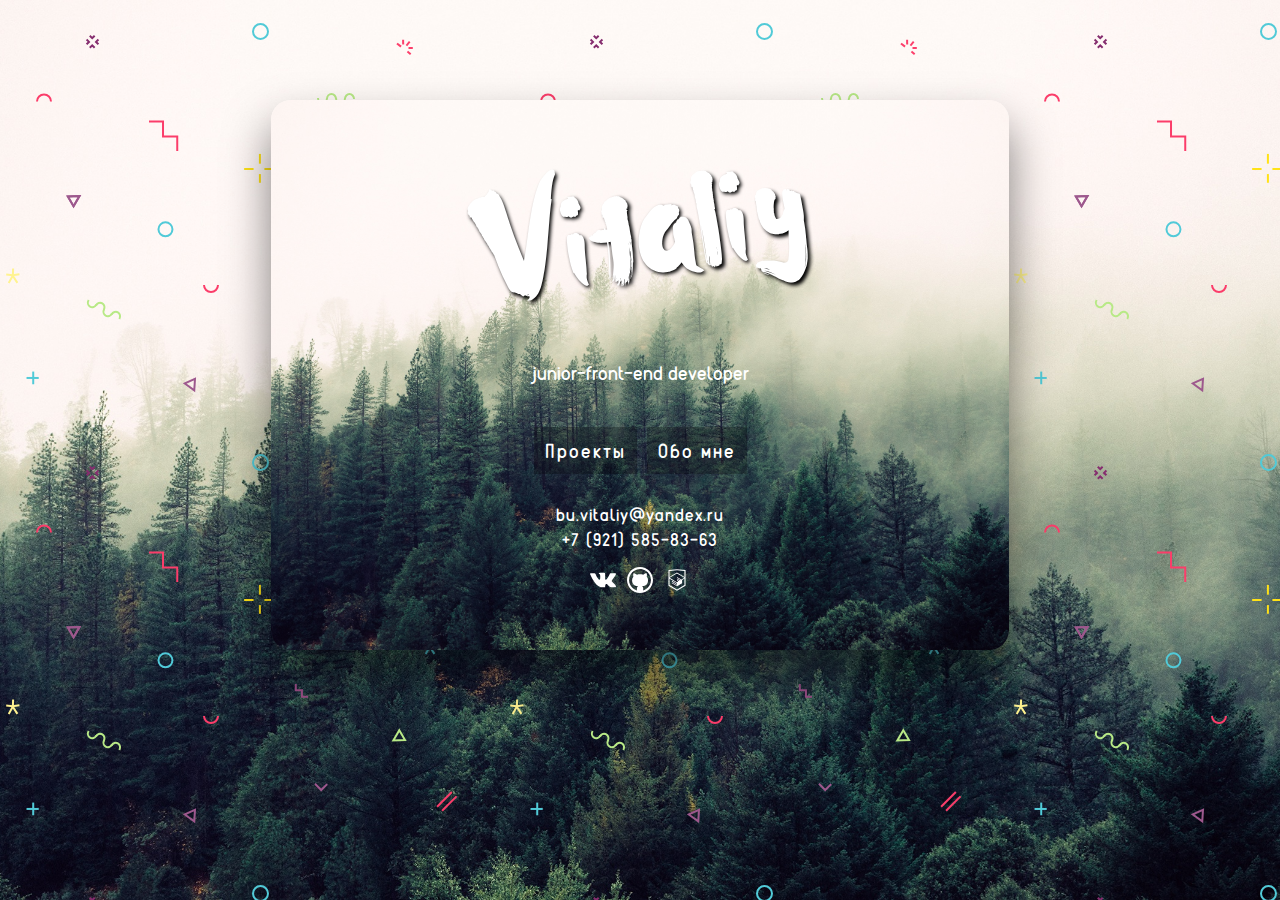
<file: index.html>
<!DOCTYPE html>
<html lang="ru">

<head>
  <meta charset="UTF-8">
  <meta name="viewport" content="width=device-width, initial-scale=1.0">
  <title>VR</title>
  <link rel="stylesheet" href="css/style.min.css">
  <link rel="stylesheet" href="css/normalize.min.css">
</head>

<body class="page">
  <svg xmlns="http://www.w3.org/2000/svg" display="none">
    <symbol id="github" viewBox="0 0 512 512">
      <path d="M256 0C114.615 0 0 114.615 0 256s114.615 256 256 256 256-114.615 256-256S397.385 0 256 0zm152.027 408.027c-19.76 19.759-42.756 35.267-68.354 46.094a213.671 213.671 0 0 1-19.801 7.246V423c0-20.167-6.916-35-20.75-44.5 8.668-.833 16.625-2 23.875-3.5s14.918-3.667 23-6.5c8.084-2.833 15.334-6.208 21.75-10.125 6.418-3.917 12.584-9 18.5-15.25 5.918-6.25 10.875-13.333 14.875-21.25s7.168-17.417 9.5-28.5c2.334-11.083 3.5-23.292 3.5-36.625 0-25.833-8.416-47.833-25.25-66 7.668-20 6.834-41.75-2.5-65.25l-6.25-.75c-4.332-.5-12.125 1.333-23.375 5.5s-23.875 11-37.875 20.5c-19.832-5.5-40.416-8.25-61.749-8.25-21.5 0-42 2.75-61.5 8.25-8.833-6-17.208-10.958-25.125-14.875s-14.25-6.583-19-8-9.167-2.292-13.25-2.625-6.708-.417-7.875-.25-2 .333-2.5.5c-9.333 23.667-10.167 45.417-2.5 65.25-16.833 18.167-25.25 40.167-25.25 66 0 13.333 1.167 25.542 3.5 36.625s5.5 20.583 9.5 28.5 8.958 15 14.875 21.25 12.083 11.333 18.5 15.25 13.667 7.292 21.75 10.125 15.75 5 23 6.5 15.208 2.667 23.875 3.5c-13.667 9.333-20.5 24.167-20.5 44.5v39.115a213.687 213.687 0 0 1-22.3-7.994c-25.597-10.827-48.594-26.335-68.353-46.094-19.758-19.758-35.267-42.756-46.093-68.354C46.679 313.195 41 285.043 41 256s5.679-57.195 16.879-83.675c10.827-25.597 26.335-48.594 46.093-68.353 19.758-19.759 42.756-35.267 68.353-46.093C198.805 46.679 226.957 41 256 41s57.195 5.679 83.676 16.879c25.598 10.827 48.594 26.335 68.354 46.093 19.758 19.758 35.266 42.756 46.092 68.353C465.32 198.805 471 226.957 471 256s-5.68 57.195-16.879 83.675c-10.826 25.596-26.336 48.595-46.094 68.352z"/>
    </symbol>
    <symbol id="htmlacademy" viewBox="0 0 60 60">
      <path d="M30.2 5H30L10.3 7.1v36.2L30 55l19.7-11.7V7.1L30.2 5zm17 36.8L30 52 12.8 41.8V27l17.1 10.2V39l-11.7-7v1.8L30 40.9v1.9l-11.8-7v1.8l11.8 7 11.9-7.1v-7.6l5.3-3.2v15.1zm-.1-17l-4.7 2.8-2.2 1.3-10.3-6.1v1.8l8.8 5.3h-.1l-.2.1-1.3.7-7.3-4.3v1.8l5.8 3.4-1.4.9-4.3-2.6v1.8l2.9 1.7-2.9 1.7-17-10.1 17-10.2 17.2 10zm.1-1.8L29.9 12.8 12.8 23V9.4L30 7.6l17.2 1.8V23z"/>
    </symbol>
    <symbol id="vk" viewBox="0 0 96.496 96.496">
      <path d="M92.499 65.178c-2.873-3.446-6.254-6.387-9.453-9.51-2.886-2.815-3.068-4.448-.748-7.697 2.532-3.546 5.255-6.956 7.81-10.486 2.385-3.299 4.823-6.589 6.078-10.539.796-2.513.092-3.623-2.485-4.063-.444-.077-.903-.081-1.355-.081l-15.289-.018c-1.883-.028-2.924.793-3.59 2.462-.899 2.256-1.826 4.51-2.897 6.687-2.43 4.936-5.144 9.707-8.949 13.747-.839.891-1.767 2.017-3.169 1.553-1.754-.64-2.271-3.53-2.242-4.507l-.015-17.647c-.34-2.521-.899-3.645-3.402-4.135l-15.882.003c-2.12 0-3.183.819-4.315 2.145-.653.766-.85 1.263.492 1.517 2.636.5 4.121 2.206 4.515 4.849.632 4.223.588 8.463.224 12.703-.107 1.238-.32 2.473-.811 3.629-.768 1.817-2.008 2.187-3.637 1.069-1.475-1.012-2.511-2.44-3.525-3.874-3.809-5.382-6.848-11.186-9.326-17.285-.716-1.762-1.951-2.83-3.818-2.859a389.727 389.727 0 0 0-13.762.004c-2.76.052-3.583 1.392-2.459 3.894 4.996 11.113 10.557 21.917 17.816 31.759 3.727 5.051 8.006 9.51 13.534 12.67 6.265 3.582 13.009 4.66 20.112 4.328 3.326-.156 4.325-1.021 4.479-4.336.104-2.268.361-4.523 1.48-6.561 1.098-2 2.761-2.381 4.678-1.137.959.623 1.767 1.416 2.53 2.252 1.872 2.048 3.677 4.158 5.62 6.137 2.437 2.48 5.324 3.945 8.954 3.646l14.052.003c2.264-.148 3.438-2.924 2.138-5.451-.913-1.77-2.111-3.346-3.383-4.871z"/>
    </symbol>
  </svg>
  <div class="bg">
    <div class="wrapper">
      <div class="main-content">
        <div class="promo">
          <span class="promo__title">Vitaliy</span>
          <span class="promo__subtitle">junior-front-end developer</span>
          <div class="promo__btns">
            <a class="promo-nav__link" href="works.html">Проекты</a>
            <a class="promo-nav__link" href="about.html">Обо мне</a>
          </div>
          <div class="contacts">
            <div class="contacts__email">
              <a class="contacts__link" href="mailto:bu.vitaliy@yandex.ru">bu.vitaliy@yandex.ru</a>
            </div>
            <div class="contacts__phone">
              <a class="contacts__link" href="tel:+79215858363">+7 (921) 585-83-63</a>
            </div>
            <div class="social">
              <a href="https://vk.com/virivaa" target="_blank" class="social__link" title="Вконтакте">
                <svg class="social__link-icon" width="26px" height="26px">
                  <use xmlns:xlink="http://www.w3.org/1999/xlink" xlink:href="#vk"></use>
                </svg>
              </a>
              <a href="https://github.com/VitaliyRiva" target="_blank" class="social__link" title="Github">
                <svg class="social__link-icon" width="26px" height="26px">
                  <use xmlns:xlink="http://www.w3.org/1999/xlink" xlink:href="#github"></use>
                </svg>
              </a>
              <a href="https://htmlacademy.ru/profile/id250779" target="_blank" class="social__link" title="HTML Academy">
                <svg class="social__link-icon" width="26px" height="26px">
                  <use xmlns:xlink="http://www.w3.org/1999/xlink" xlink:href="#htmlacademy"></use>
                </svg>
              </a>
            </div>
          </div>
        </div>
      </div>
    </div>
  </div>
</body>

</html>
</file>
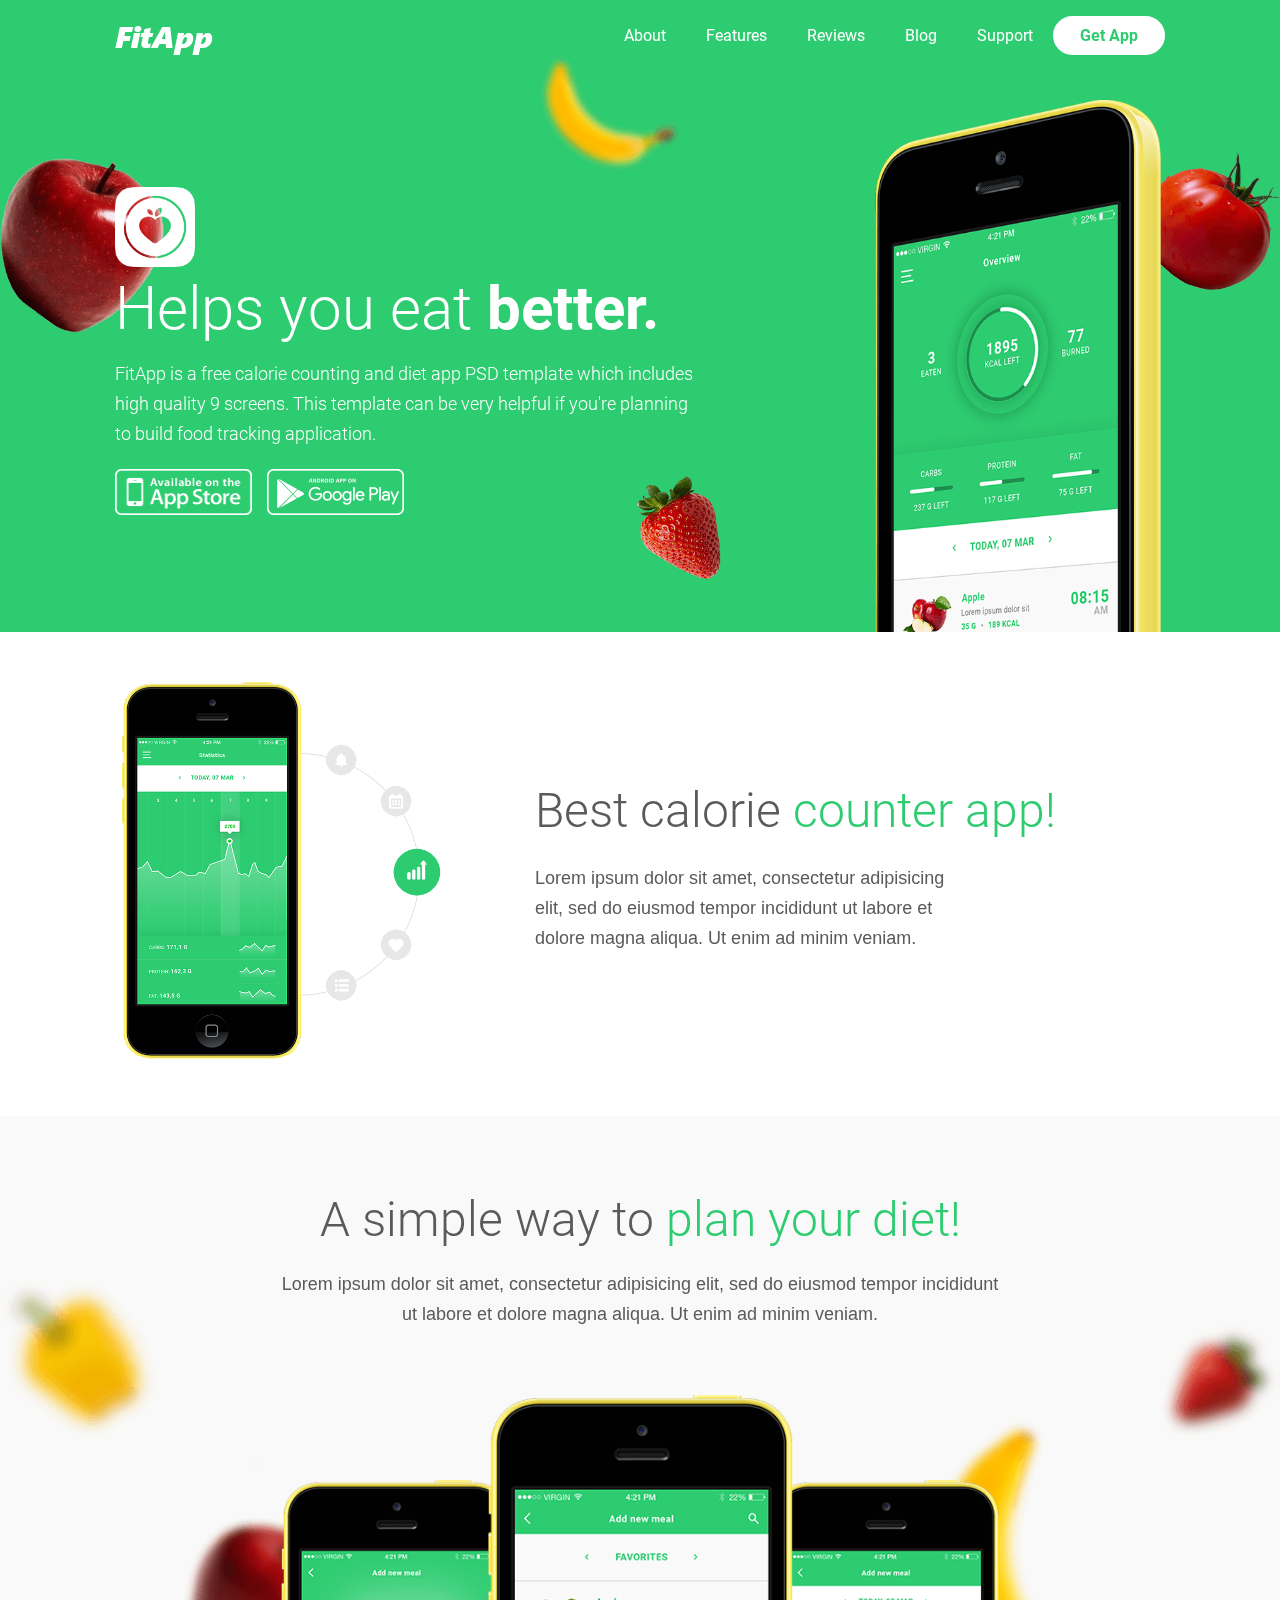
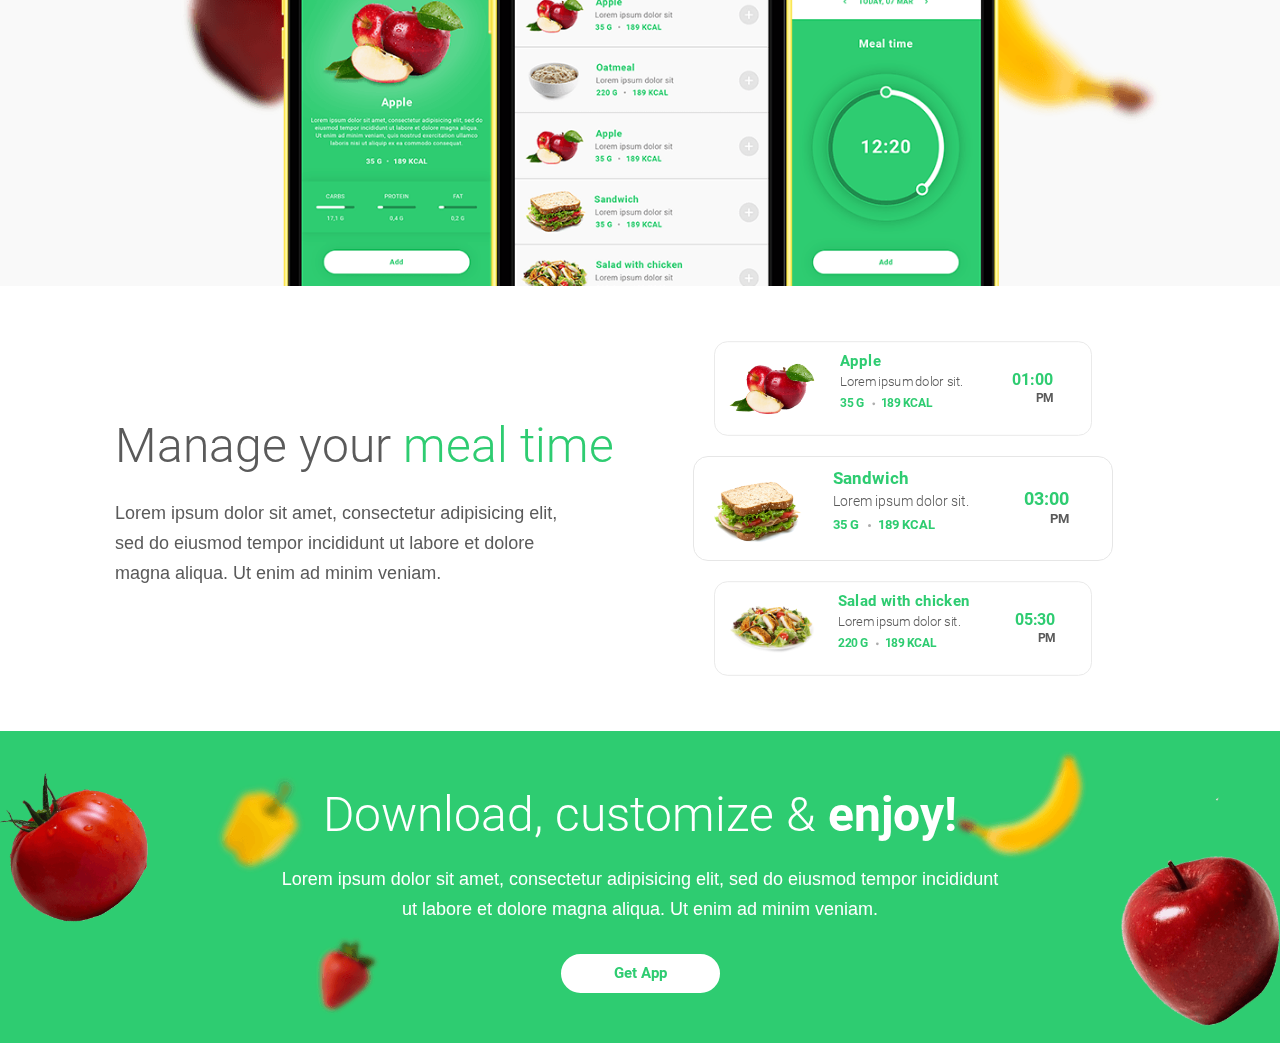
<file: portfolio/Fitapp/index.html>
<!DOCTYPE html>
<html lang="en">

<head>
  <meta charset="UTF-8">
  <meta name="viewport" content="width=device-width, initial-scale=1.0">
  <title>FitApp</title>
  <link rel="stylesheet" href="css/style.min.css">
  <link rel="stylesheet" href="css/normalize.min.css">
</head>

<body class="page">
  <div class="header">
    <div class="header__container">
      <nav class="main-nav main-nav--nojs main-nav--closed">
        <div class="main-nav__wrapper">
          <div class="main-nav__logo">
            <a href="#">FitApp</a>
          </div>
          <button class="main-nav__toggle" type="button">Открыть меню</button>
          <ul class="main-nav__items">
            <li class="main-nav__item">
              <a class="main-nav__link" href="#">About</a>
            </li>
            <li class="main-nav__item">
              <a class="main-nav__link" href="#">Features</a>
            </li>
            <li class="main-nav__item">
              <a class="main-nav__link" href="#">Reviews</a>
            </li>
            <li class="main-nav__item">
              <a class="main-nav__link" href="#">Blog</a>
            </li>
            <li class="main-nav__item">
              <a class="main-nav__link" href="#">Support</a>
            </li>
            <li class="main-nav__item">
              <a class="main-nav__link main-nav__link--getapp" href="#">Get app</a>
            </li>
          </ul>
        </div>
      </nav>
      <div class="promo">
        <div class="promo__preview">
          <div class="promo__preview-info">
            <img src="img/fitapp-icon.png" alt="" class="promo__preview-icon">
            <h1 class="title">Helps you eat <span>better.</span></h1>
            <p class="promo__preview-descr">FitApp is a free calorie counting and diet app PSD template which includes high quality 9 screens. This template can be very helpful if you're planning to build food tracking application.</p>
            <div class="promo__preview-store">
              <a href="#" class="promo__preview-link">
                <img class="promo__store-icon" src="img/appstore.png" alt="">
              </a>
              <a href="#" class="promo__preview-link">
                <img class="promo__store-icon" src="img/googleapp.png" alt="">
              </a>
            </div>
          </div>
          <div class="promo__bg-img">
            <img class="promo__img" src="img/promo-bg.png" alt="">
          </div>
        </div>
      </div>
    </div>
  </div>
  <div class="features">
    <div class="features__container">
      <div class="features__app-img">
        <img class="features__img" src="img/features-bg.png" alt="">
      </div>
      <div class="features__info">
        <p class="features__subtitle">Best calorie <span>counter app!</span></p>
        <p class="features__descr">Lorem ipsum dolor sit amet, consectetur adipisicing elit, sed do eiusmod tempor incididunt ut labore et dolore magna aliqua. Ut enim ad minim veniam.</p>
      </div>
    </div>
  </div>
  <div class="plan">
    <div class="plan__container">
      <div class="plan__info">
        <p class="plan__subtitle">A simple way to <span>plan your diet!</span></p>
        <p class="plan__descr">Lorem ipsum dolor sit amet, consectetur adipisicing elit, sed do eiusmod tempor incididunt ut labore et dolore magna aliqua. Ut enim ad minim veniam.</p>
      </div>
      <div class="plan__app-img">
        <img class="plan__img" src="img/plan-img.png" alt="">
      </div>
    </div>
  </div>
  <div class="schedule">
    <div class="schedule__container">
      <div class="schedule__info">
        <p class="schedule__subtitle">Manage your <span>meal time</span></p>
        <p class="schedule__descr">Lorem ipsum dolor sit amet, consectetur adipisicing elit, sed do eiusmod tempor incididunt ut labore et dolore magna aliqua. Ut enim ad minim veniam.</p>
      </div>
      <div class="schedule__items">
        <div class="schedule__item schedule__item--small">
          <img src="img/shcedule-item-apple.png" alt="" class="schedule__item-img">
          <div class="schedule__item-info">
            <div class="schedule__item-descr">
              <span class="schedule__item-title">Apple</span>
              <p class="schedule__item-text">Lorem ipsum dolor sit.</p>
              <span class="schedule__item-weight-gram">35 g</span>
              <span class="schedule__item-weight-kcal">189 kcal</span>
            </div>
            <div class="schedule__item-time">
              <span class="schedule__item-timeh">01:00</span>
              <span class="schedule__item-time-pm">pm</span>
            </div>
          </div>
        </div>
        <div class="schedule__item">
          <img src="img/shcedule-item-sandwich.png" alt="" class="schedule__item-img">
          <div class="schedule__item-info">
            <div class="schedule__item-descr">
              <span class="schedule__item-title">Sandwich</span>
              <p class="schedule__item-text">Lorem ipsum dolor sit.</p>
              <span class="schedule__item-weight-gram">35 g</span>
              <span class="schedule__item-weight-kcal">189 kcal</span>
            </div>
            <div class="schedule__item-time">
              <span class="schedule__item-timeh">03:00</span>
              <span class="schedule__item-time-pm">pm</span>
            </div>
          </div>
        </div>
        <div class="schedule__item schedule__item--small">
          <img src="img/shcedule-item-salad.png" alt="" class="schedule__item-img">
          <div class="schedule__item-info">
            <div class="schedule__item-descr">
              <span class="schedule__item-title">Salad with chicken</span>
              <p class="schedule__item-text">Lorem ipsum dolor sit.</p>
              <span class="schedule__item-weight-gram">220 g</span>

              <span class="schedule__item-weight-kcal">189 kcal</span>
            </div>
            <div class="schedule__item-time">
              <span class="schedule__item-timeh">05:30</span>
              <span class="schedule__item-time-pm">pm</span>
            </div>
          </div>
        </div>
      </div>
    </div>
  </div>
  <div class="download">
    <div class="download__container">
      <p class="download__subtitle">Download, customize & <span>enjoy!</span></p>
      <p class="download__descr">Lorem ipsum dolor sit amet, consectetur adipisicing elit, sed do eiusmod tempor incididunt ut labore et dolore magna aliqua. Ut enim ad minim veniam.</p>
      <a href="#" class="btn">Get app</a>
    </div>
  </div>
  <script src="js/js-min.js"></script>
</body>

</html>
</file>
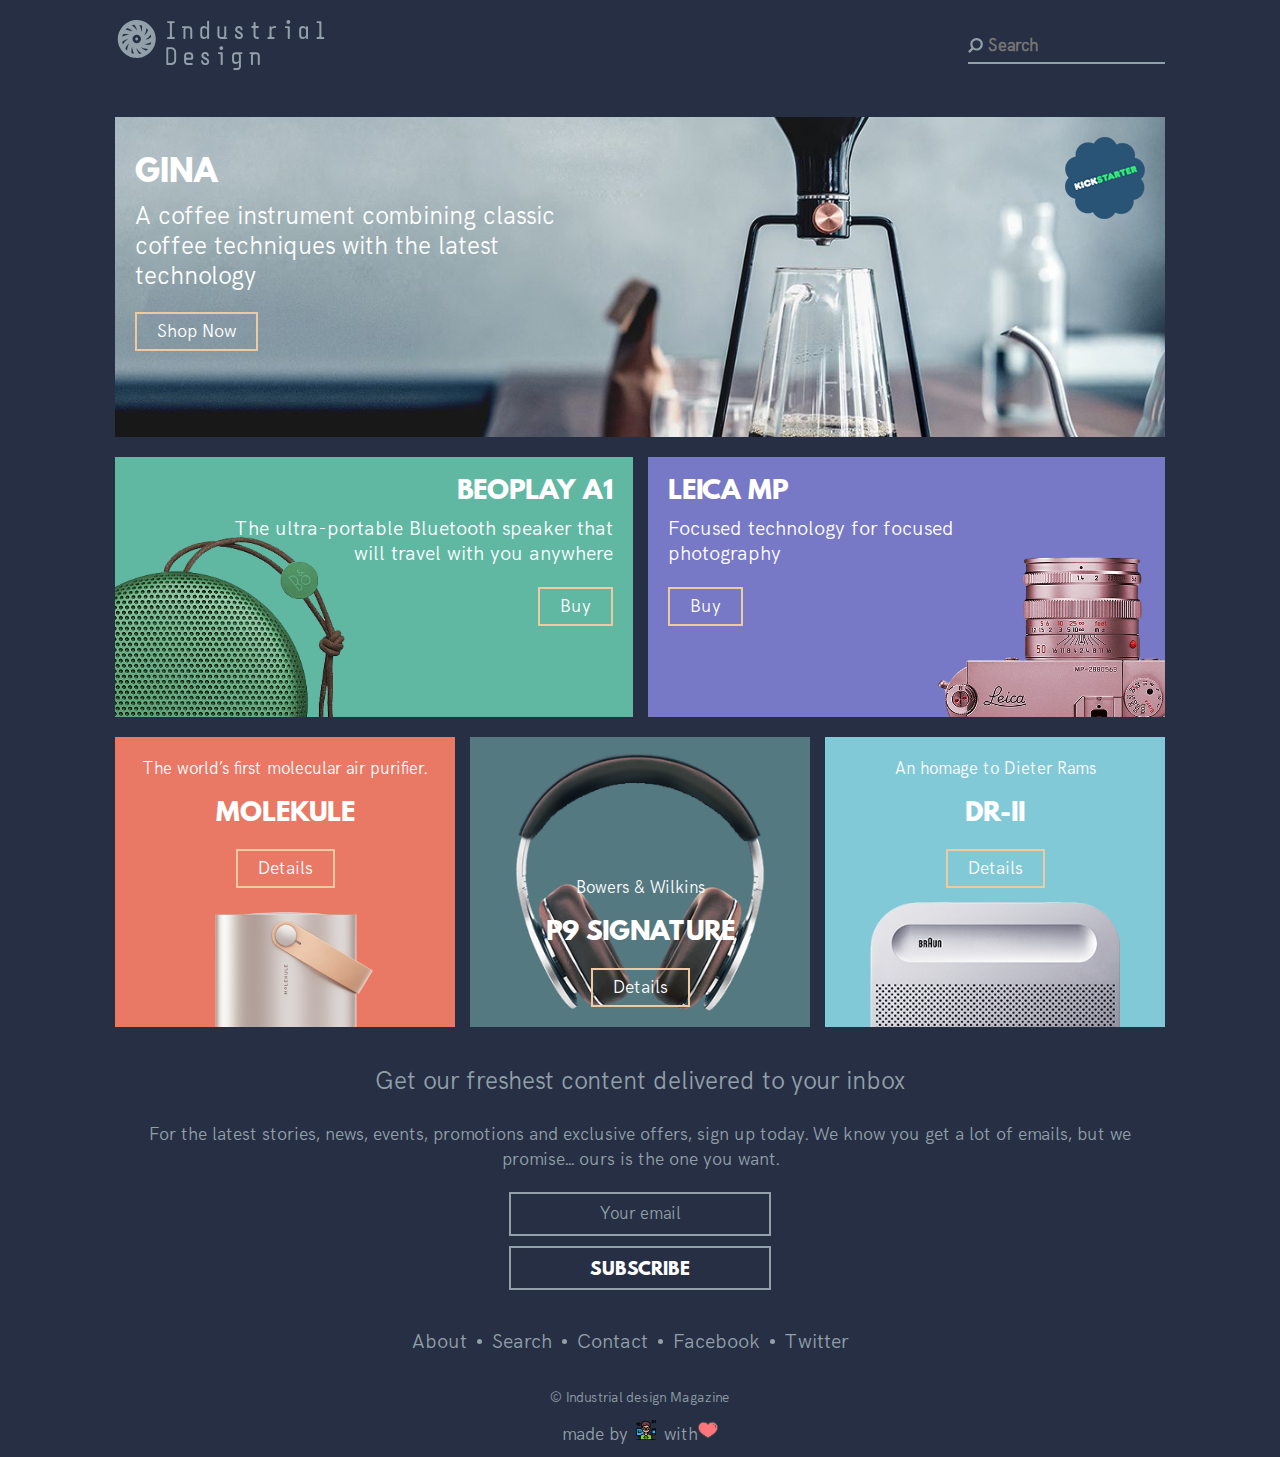
<file: portfolio/Industrial/index.html>
<!DOCTYPE html>
<html lang="ru">

<head>
  <meta charset="UTF-8">
  <meta name="viewport" content="width=device-width, initial-scale=1.0">
  <title>Industrial</title>
  <link rel="stylesheet" href="css/style.min.css">
  <link rel="stylesheet" href="css/normalize.min.css">
</head>

<body class="page">

  <svg xmlns="http://www.w3.org/2000/svg" display="none">
    <symbol id="heart" viewBox="0 0 512 512">
      <path d="M365.109 54.603c-44.572 0-84.156 21.337-109.109 54.35-24.953-33.012-64.538-54.35-109.109-54.35-75.492 0-136.692 61.199-136.692 136.693 0 95.888 83.741 156.115 129.949 190.633 57.242 42.76 52.644 38.401 115.852 75.467 63.206-37.066 58.609-32.706 115.852-75.467 46.209-34.518 129.949-94.746 129.949-190.633 0-75.493-61.199-136.693-136.692-136.693z" fill="#ff757c"/>
      <g fill="#4d4d4d">
      <path d="M256 467.595c-1.784 0-3.567-.467-5.16-1.401a7687.662 7687.662 0 0 0-24.432-14.256c-39.207-22.805-43.305-25.189-92.364-61.837l-3.208-2.394c-23.647-17.637-56.031-41.793-82.64-73.702C16.216 275.653 0 234.367 0 191.296 0 110.3 65.895 44.405 146.891 44.405c42.168 0 81.27 17.539 109.109 48.529 27.839-30.99 66.94-48.529 109.109-48.529C446.105 44.405 512 110.3 512 191.296c0 43.071-16.216 84.356-48.197 122.709-26.609 31.91-58.994 56.065-82.64 73.703l-3.208 2.394c-49.059 36.648-53.157 39.031-92.364 61.837-6.895 4.01-14.89 8.661-24.432 14.256a10.196 10.196 0 0 1-5.159 1.4zM146.891 64.804c-69.748 0-126.493 56.744-126.493 126.493 0 88.588 76.768 145.849 122.635 180.06l3.22 2.402c48.12 35.946 52.122 38.274 90.412 60.546 5.631 3.276 11.996 6.978 19.336 11.271 7.338-4.293 13.704-7.995 19.336-11.271 38.29-22.272 42.292-24.6 90.412-60.546l3.22-2.402c45.865-34.211 122.633-91.472 122.633-180.06 0-69.748-56.744-126.493-126.493-126.493-40.007 0-76.81 18.334-100.972 50.299a10.2 10.2 0 0 1-16.274 0c-24.162-31.966-60.965-50.299-100.972-50.299z"/>
      <path d="M455.215 203.635c-5.633 0-10.199-4.566-10.199-10.199 0-18.973-6.287-36.784-18.18-51.51-3.539-4.382-2.856-10.803 1.526-14.343 4.382-3.54 10.804-2.856 14.343 1.526 14.645 18.131 22.711 40.976 22.711 64.326-.002 5.634-4.568 10.2-10.201 10.2zM404.402 121.201c-1.543 0-3.108-.351-4.579-1.092a81.695 81.695 0 0 0-10.389-4.361c-5.332-1.816-8.183-7.611-6.367-12.943 1.815-5.333 7.61-8.183 12.943-6.367a102.105 102.105 0 0 1 12.989 5.452c5.031 2.533 7.055 8.666 4.521 13.697a10.198 10.198 0 0 1-9.118 5.614z"/>
      </g>
      </symbol>
      <symbol id="logotype" viewBox="0 0 293.406 71.031" preserveAspectRatio="xMidYMid">
      <path d="M292.336 26.842h-8.891c-.756 0-1.08-.468-1.08-1.332 0-.756.324-1.188 1.08-1.188h1.908c.755 0 1.079-.324 1.079-1.08V5.245c0-.756-.324-1.08-1.079-1.08h-1.908c-.756 0-1.08-.432-1.08-1.188 0-.864.324-1.332 1.08-1.332h4.787c.756 0 1.08.468 1.08 1.332v20.265c0 .756.324 1.08 1.08 1.08h1.944c.756 0 1.079.432 1.079 1.296 0 .756-.323 1.224-1.079 1.224zm-23.109 0h-.648c-.756 0-1.08-.324-1.08-1.08v-.72c0-.252-.072-.36-.144-.36s-.144.108-.18.18c-.504 1.08-2.231 2.124-4.391 2.124-5.003 0-5.003-5.003-5.003-5.003v-8.279s0-5.004 5.003-5.004c2.16 0 3.887 1.044 4.391 2.124.036.072.108.18.18.18s.144-.108.144-.36v-.72c0-.756.324-1.08 1.08-1.08h.648c.756 0 1.08.324 1.08 1.08v15.838c0 .756-.324 1.08-1.08 1.08zm-1.728-12.059c0-2.195-1.835-3.275-3.635-3.275-3.276 0-3.276 2.196-3.276 2.196v8.279s0 2.195 3.276 2.195c1.8 0 3.635-1.08 3.635-3.275v-6.12zm-25.052-9.107a2.734 2.734 0 0 1-2.735-2.735c0-1.512 1.224-2.772 2.735-2.772 1.512 0 2.772 1.26 2.772 2.772 0 1.512-1.26 2.735-2.772 2.735zm1.98 4.248v15.838c0 .756-.324 1.08-1.08 1.08h-.72c-.756 0-1.08-.324-1.08-1.08V12.444c0-.756-.324-1.08-1.079-1.08h-1.908c-.756 0-1.08-.432-1.08-1.188 0-.864.324-1.332 1.08-1.332h4.787c.756 0 1.08.324 1.08 1.08zm-20.567 1.584h-1.836c-1.8 0-3.527 1.08-3.527 3.275v8.459c0 .756.324 1.08 1.08 1.08h2.195c.756 0 1.08.432 1.08 1.296 0 .756-.324 1.224-1.08 1.224h-8.171c-.756 0-1.08-.468-1.08-1.332 0-.756.324-1.188 1.08-1.188h.936c.756 0 1.08-.324 1.08-1.08l-.036-13.318c0-.756.324-1.08 1.08-1.08h.648c.756 0 1.08.324 1.08 1.08v.72c0 .252.072.36.144.36s.144-.108.18-.18c.504-1.08 2.231-2.124 4.391-2.124h.756c.756 0 1.08.324 1.08 1.08v.648c0 .756-.324 1.08-1.08 1.08zm-23.152 52.334h-.648c-.756 0-1.079-.324-1.079-1.08V50.847s0-2.195-2.196-2.195h-2.52c-2.196 0-2.196 2.195-2.196 2.195v11.915c0 .756-.324 1.08-1.08 1.08h-.647c-.756 0-1.08-.324-1.08-1.08V50.488s-.036-1.368 1.044-1.872c.072-.036.18-.108.18-.18s-.108-.144-.36-.144h-1.98c-.756 0-1.08-.324-1.08-1.08v-.288c0-.756.324-1.08 1.08-1.08h8.639c5.003 0 5.003 5.003 5.003 5.003v11.915c0 .756-.324 1.08-1.08 1.08zm-1.292-37h-1.476c-4.463 0-5.003-3.96-5.003-4.824v-9.574c0-.756-.324-1.08-1.08-1.08h-1.044c-.756 0-1.08-.324-1.08-1.08v-.54c0-.756.324-1.08 1.08-1.08h1.044c.756 0 1.08-.324 1.08-1.08V3.805c0-.756.36-1.08 1.116-1.08h.72c.756 0 1.079.324 1.079 1.08v3.779c0 .756.253 1.08 1.008 1.08h2.52c.756 0 1.08.324 1.08 1.08v.54c0 .756-.324 1.08-1.08 1.08h-2.556c-.755 0-1.079.324-1.079 1.08v9.503c.036.467.324 2.087 2.195 2.087h1.476c.756 0 1.08.324 1.08 1.08v.648c0 .756-.324 1.08-1.08 1.08zm-27.093.144c-2.808 0-5.975-1.728-5.975-5.435v-.18c0-.756.324-1.08 1.08-1.116h.576c.791 0 1.079.396 1.079 1.044v.359c0 1.584 1.8 2.628 3.132 2.628 1.26 0 2.916-.648 2.916-2.087 0-3.492-8.351-3.384-8.351-8.459 0-3.24 2.411-5.148 5.435-5.148 2.808 0 5.111 1.728 5.111 4.716v.18c0 .756-.324 1.079-1.079 1.115h-.576c-.792 0-1.08-.396-1.08-1.043v-.36c0-.864-1.152-1.872-2.484-1.872-1.26 0-2.34.792-2.34 2.232 0 3.059 8.135 2.771 8.135 8.639 0 3.023-2.915 4.787-5.579 4.787zm3.765 18.858c.756 0 1.08.324 1.08 1.08v.288c0 .756-.324 1.08-1.08 1.08h-1.98c-.252 0-.36.072-.36.144s.108.144.18.18c1.08.504 1.044 1.872 1.044 1.872l.036 15.694c0 .792-.504 4.859-5.004 4.859h-4.643c-.756 0-1.08-.324-1.08-1.08v-.648c0-.756.324-1.08 1.08-1.08h4.643c1.872 0 2.196-1.619 2.196-2.195v-5.436c0-.252-.072-.36-.144-.36s-.144.108-.18.18c-.504 1.08-2.231 2.124-4.391 2.124-5.004 0-5.004-5.003-5.004-5.003v-6.696s0-5.003 5.004-5.003h8.603zm-10.799 5.003v6.696s0 2.195 3.276 2.195c1.799 0 3.635-1.079 3.635-3.275l-.036-5.616c0-1.151-.9-2.195-2.196-2.195h-2.483c-2.196 0-2.196 2.195-2.196 2.195zm-10.751-24.005h-7.919c-5.003 0-5.003-5.003-5.003-5.003l.036-11.951c0-.756.324-1.08 1.08-1.08h.648c.755 0 1.079.324 1.079 1.08l-.036 11.951s0 2.195 2.196 2.195h2.52c2.088 0 2.196-1.872 2.196-2.051V9.888c0-.756.324-1.08 1.079-1.08h.648c.756 0 1.08.324 1.08 1.08v10.907c0 1.835-.684 2.879-1.764 3.383-.072.036-.18.108-.18.18s.108.144.36.144h1.98c.756 0 1.08.324 1.08 1.08v.18c0 .756-.324 1.08-1.08 1.08zm-30.142 37.144c-2.807 0-5.975-1.728-5.975-5.436v-.179c0-.756.324-1.08 1.08-1.116h.576c.792 0 1.08.396 1.08 1.044v.36c0 1.583 1.799 2.627 3.131 2.627 1.26 0 2.916-.648 2.916-2.088 0-3.491-8.351-3.383-8.351-8.458 0-3.24 2.412-5.148 5.435-5.148 2.808 0 5.112 1.728 5.112 4.716v.18c0 .755-.324 1.079-1.08 1.115h-.576c-.792 0-1.08-.396-1.08-1.043v-.36c0-.864-1.152-1.872-2.484-1.872-1.26 0-2.339.792-2.339 2.232 0 3.059 8.134 2.771 8.134 8.638 0 3.024-2.915 4.788-5.579 4.788zm4.291-37.144h-.648c-.756 0-1.08-.324-1.08-1.08v-.72c0-.252-.072-.36-.144-.36s-.144.108-.18.18c-.504 1.08-2.232 2.124-4.391 2.124-5.004 0-5.004-5.003-5.004-5.003v-8.279s0-5.004 5.004-5.004c2.159 0 3.887 1.044 4.391 2.124.036.072.108.18.18.18s.144-.108.144-.36V2.005c0-.756.324-1.08 1.08-1.08h.648c.756 0 1.08.324 1.08 1.08v23.757c0 .756-.324 1.08-1.08 1.08zm-1.728-12.059c0-2.195-1.836-3.275-3.635-3.275-3.276 0-3.276 2.196-3.276 2.196v8.279s0 2.195 3.276 2.195c1.799 0 3.635-1.08 3.635-3.275v-6.12zm-22.972 41.608h-5.759c-.756 0-1.08.324-1.08 1.08v1.404s0 2.195 2.196 2.195h6.083c.756 0 1.08.324 1.08 1.08v.612c0 .756-.324 1.08-1.08 1.08h-6.083c-5.003 0-5.003-5.004-5.003-5.004v-7.991s0-5.003 5.003-5.003h2.88c5.003 0 5.003 5.003 5.003 5.003v2.304c0 2.268-.972 3.24-3.24 3.24zm.432-5.58s0-2.195-2.195-2.195h-2.88c-2.196 0-2.196 2.195-2.196 2.195v1.872c0 .756.324 1.08 1.08 1.08h5.111c.756 0 1.08-.324 1.08-1.08v-1.872zm.375-23.969h-.648c-.756 0-1.08-.324-1.08-1.08V13.848s0-2.196-2.196-2.196h-2.52c-2.195 0-2.195 2.196-2.195 2.196v11.914c0 .756-.324 1.08-1.08 1.08h-.648c-.756 0-1.08-.324-1.08-1.08V13.488s-.036-1.368 1.044-1.872c.072-.036.18-.108.18-.18s-.108-.144-.36-.144h-1.98c-.756 0-1.08-.324-1.08-1.08v-.288c0-.756.324-1.08 1.08-1.08h8.639c5.003 0 5.003 5.004 5.003 5.004v11.914c0 .756-.324 1.08-1.079 1.08zm-29.113 37H70.03c-.684 0-.972-.288-.972-.972V39.617c0-.684.288-.972.972-.972h5.651c3.06 0 7.307 1.26 7.307 7.523v10.151c0 6.263-4.247 7.523-7.307 7.523zm4.607-17.998c0-2.592-1.403-4.535-4.859-4.535h-2.52c-.827 0-1.187.36-1.187 1.188V59.99c0 .828.36 1.188 1.187 1.188h2.52c3.456 0 4.859-1.944 4.859-4.535V45.844zm-2.231-21.522H80c.756 0 1.08.432 1.08 1.296 0 .756-.324 1.224-1.08 1.224h-8.89c-.756 0-1.08-.468-1.08-1.332 0-.756.324-1.188 1.08-1.188h1.907c.756 0 1.08-.324 1.08-1.08V5.245c0-.756-.324-1.08-1.08-1.08H71.11c-.756 0-1.08-.432-1.08-1.188 0-.864.324-1.332 1.08-1.332H80c.756 0 1.08.468 1.08 1.332 0 .756-.324 1.188-1.08 1.188h-1.943c-.756 0-1.08.324-1.08 1.08v17.997c0 .756.324 1.08 1.08 1.08zm-24.355 6.479c-.568 2.349-.932 4.536-1.796 6.53-3.249 7.495-8.476 12.022-16.105 15.155-1.516.623-3.264.787-4.969 1.199-.816.196-1.714.057-2.515.239-.724.165-2.939.015-3.532-.12-.958-.217-1.803-.068-2.694-.299-2.052-.534-3.956-1.039-5.688-1.797-6.054-2.653-11.24-7.401-13.889-13.419-.559-1.268-.917-2.483-1.377-3.894-.402-1.23-.571-2.683-.899-4.073l-.119-2.037c-.208-.967-.145-2.632.06-3.534l.119-1.618c.413-1.705.575-3.455 1.198-4.972C4.631 10.526 9.148 5.3 16.643 2.047 18.429 1.272 20.381.89 22.45.37l2.335-.3c.294-.066.689.071.898-.06 7.334-.144 12.426 1.888 16.644 4.853 4.291 3.017 7.393 6.78 9.579 11.921.569 1.339 1.005 2.843 1.437 4.373l.479 2.935v.659c.195.902.277 2.569.059 3.534-.191.848.016 1.708-.179 2.516zM29.392 46.59c.272.378.794 1.461 1.256 1.555.329-.201.852-.125 1.256-.239.664-.187 1.436-.379 2.033-.658-.338-.342-.854-.496-1.256-.777-.633-.443-1.231-.966-1.854-1.435l-.658-.718c-.165-.125-.355-.197-.478-.359-.639-.845-1.422-1.579-2.033-2.452-.355-.506-.582-1.185-1.017-1.614.463 2.82 1.403 4.823 2.751 6.697zm-9.568.598c.408.047.74.248 1.076.359l2.333.538v-.059c-.291-.302-.394-.744-.598-1.137-.867-1.668-1.329-3.53-1.854-5.621l-.239-2.212c-.073-.324.087-.783-.06-1.017-.095.708-.46 1.425-.658 2.093-.489 1.653-.589 5.431 0 7.056zm-8.013-5.262l1.614 1.435v-.837l.299-2.512c.423-1.641.794-3.226 1.436-4.604.162-.348.935-1.901.897-2.033l-1.615 1.435c-1.32 1.742-2.934 3.66-3.528 6.099.364.243.634.668.897 1.017zm-5.143-9.508c.187.664.379 1.436.658 2.033.515-.511.831-1.321 1.256-1.914 1.148-1.599 2.641-2.976 4.245-4.126.541-.388 1.112-.977 1.794-1.196v-.06h-.119c-.209.125-.5.045-.778.12-.569.153-1.232.27-1.794.478a16.529 16.529 0 0 0-4.006 2.153c-.372.268-1.404.794-1.495 1.256.201.329.125.852.239 1.256zm2.87-12.498a16.14 16.14 0 0 1-2.152.299c-.261 1.113-.689 2.253-.957 3.468h.06c.301-.291.743-.394 1.136-.598 1.668-.867 3.53-1.328 5.621-1.854l2.213-.239c.323-.073.782.087 1.016-.06-.704-.085-1.429-.46-2.093-.658-1.108-.33-2.455-.39-3.767-.418-.249.152-.736-.014-1.077.06zm4.067-8.492c-.534.795-2.121 1.592-2.452 2.512h.777c.344.2.941.02 1.376.119l2.093.359c1.271.358 2.554.694 3.707 1.196l2.034 1.017v-.06c-.719-.498-1.152-1.442-1.854-1.974-1.539-1.163-3.553-2.65-5.681-3.169zm11.78-1.973c-.559-.888-1.307-1.673-1.853-2.572h-.18c-.329.202-.852.126-1.256.239-.664.188-1.436.379-2.033.658.492.496 1.548 1 2.153 1.435 1.541 1.109 2.851 2.624 3.947 4.186.37.528.923 1.07 1.136 1.735h.06c-.367-2.206-.975-4.099-1.974-5.681zM27 21a6 6 0 1 0 0 12 6 6 0 0 0 0-12zm7.176-13.16c-.408-.046-.74-.248-1.076-.359l-2.333-.538.957 1.794c.559 1.265.928 2.639 1.316 4.066.271 1.001.18 2.112.418 3.17.073.323-.087.783.06 1.016.095-.707.46-1.424.658-2.093.489-1.653.589-5.431 0-7.056zM32.86 38.398c1.295 2.001 4.893 4.564 7.535 5.202.534-.795 2.121-1.591 2.452-2.511H41.83c-.326-.191-.904-.024-1.315-.12l-2.512-.478c-1.164-.356-2.328-.722-3.408-1.196-.573-.251-1.124-.693-1.735-.897zm4.665-4.306c.515.066.981.331 1.435.479l2.332.478c1.738.4 3.713-.131 5.322-.239.203-.821.463-1.664.718-2.572.068-.24.268-.686.179-.897-.301.291-.743.394-1.136.598-1.668.868-3.53 1.329-5.621 1.854l-2.213.239c-.323.073-.782-.087-1.016.06zm3.05-22.425c.061 2.729-.663 5.572-1.495 7.535l-1.196 2.452h.059c.498-.718 1.442-1.151 1.974-1.854 1.164-1.539 2.651-3.552 3.169-5.681-.795-.534-1.591-2.121-2.511-2.452zm6.039 8.91c-.248.783-.931 1.417-1.375 2.034-1.164 1.618-2.55 2.918-4.186 4.066-.527.37-1.069.924-1.734 1.136v.06h.119c.209-.124.499-.048.778-.12.529-.136 1.146-.226 1.674-.418a16.571 16.571 0 0 0 4.186-2.213c.367-.266 1.406-.861 1.495-1.315-.437-.723-.332-2.728-.957-3.23zM27 29a2 2 0 1 1-.001-3.999A2 2 0 0 1 27 29zm120.148 13.677a2.734 2.734 0 0 1-2.735-2.736c0-1.512 1.223-2.772 2.735-2.772 1.512 0 2.772 1.26 2.772 2.772 0 1.512-1.26 2.736-2.772 2.736zm-3.887 3.167h4.787c.756 0 1.08.324 1.08 1.08v15.838c0 .756-.324 1.08-1.08 1.08h-.72c-.756 0-1.08-.324-1.08-1.08V49.444c0-.756-.324-1.08-1.08-1.08h-1.907c-.756 0-1.08-.432-1.08-1.188 0-.864.324-1.332 1.08-1.332z" class="cls-1"/>
      </symbol>
      <symbol id="programmer" viewBox="0 0 512 512">
      <g fill="#ecebed">
      <path d="M501.552 243.487v12.521H411.7v-12.521c0-7.292 5.907-13.201 13.198-13.201h63.457c7.286 0 13.197 5.909 13.197 13.201zM425.375 347.646h76.177v16.074c0 7.292-5.911 13.2-13.198 13.2h-63.457c-7.291 0-13.198-5.909-13.198-13.2v-16.074h13.676z"/>
      </g>
      <g fill="#27b5f7">
      <path d="M411.701 256.006h89.852v91.639h-89.852zM257.932 235.422v160.273H10.499V235.422c0-7.803 6.039-14.13 13.487-14.13h220.458c7.449 0 13.488 6.327 13.488 14.13z"/>
      </g>
      <path d="M213.864 319.126v20.353a16.847 16.847 0 0 1-10.365 15.549l-67.241 28.016c-14.206 5.92-23.459 22.008-23.459 37.397v81.092h286.352v-81.092c0-15.389-9.254-31.479-23.459-37.397l-67.241-28.016a16.844 16.844 0 0 1-10.365-15.549v-20.353h-84.222z" fill="#febba0"/>
      <path d="M375.692 383.044l-67.241-28.016a16.838 16.838 0 0 1-10.237-13.561v12.816c0 23.239-19.014 42.255-42.255 42.255-23.239 0-42.254-19.014-42.254-42.255v-12.557a16.839 16.839 0 0 1-10.208 13.301l-67.241 28.016c-14.206 5.92-23.459 22.008-23.459 37.397v81.092h286.352V420.44c.002-15.387-9.253-31.477-23.457-37.396z" fill="#89cd37"/>
      <path d="M350.006 199.171v-30.443c0-51.831-42.017-93.848-93.848-93.848-51.831 0-93.848 42.017-93.848 93.848h-.368v30.443c-12.925 0-23.403 10.478-23.403 23.403 0 12.925 10.478 23.403 23.403 23.403v17.472c1.126 14.735 8.311 27.853 19.192 35.038l56.575 32.343c11.36 7.503 25.173 7.503 36.533 0l56.405-32.343c10.879-7.185 18.233-20.303 19.36-35.038v-17.472c12.925 0 23.403-10.478 23.403-23.403-.001-12.926-10.479-23.403-23.404-23.403z" fill="#febba0"/>
      <path d="M345.538 69.976c-17.704-22.56-36.427-27.376-50.329-20.61-11.022-9.42-27.536-18.827-55.116-18.827-62.297 0-96.385 47.794-96.385 90.274 0 45.334 18.236 74.222 18.236 74.222s6.794-47.684 53.474-47.684c31.206 0 50.01-12.389 63.133-27.592 5.577 14.531 32.583 20.632 43.191 30.01 20.997 18.557 28.249 33.081 28.249 33.081s33.089-65.044-4.453-112.874z" fill="#703e41"/>
      <path d="M113.566 270.634h-.137c-5.77 0-10.448-4.678-10.448-10.448 0-5.77 4.678-10.448 10.448-10.448h.137c5.77 0 10.448 4.678 10.448 10.448 0 5.77-4.678 10.448-10.448 10.448zM79.628 270.634H49.816c-5.77 0-10.448-4.678-10.448-10.448 0-5.77 4.678-10.448 10.448-10.448h29.812c5.77 0 10.448 4.678 10.448 10.448 0 5.77-4.678 10.448-10.448 10.448zM134.215 331.58H49.816c-5.77 0-10.448-4.678-10.448-10.448 0-5.77 4.678-10.448 10.448-10.448h84.399c5.77 0 10.448 4.678 10.448 10.448 0 5.77-4.677 10.448-10.448 10.448zM113.566 301.106h-.137c-5.77 0-10.448-4.678-10.448-10.448 0-5.77 4.678-10.448 10.448-10.448h.137c5.77 0 10.448 4.678 10.448 10.448 0 5.771-4.678 10.448-10.448 10.448zM79.628 301.107H49.816c-5.77 0-10.448-4.678-10.448-10.448 0-5.77 4.678-10.448 10.448-10.448h29.812c5.77 0 10.448 4.678 10.448 10.448 0 5.771-4.678 10.448-10.448 10.448zM144.823 301.107h-.976c-5.77 0-10.448-4.678-10.448-10.448 0-5.77 4.678-10.448 10.448-10.448h.976c5.77 0 10.448 4.678 10.448 10.448 0 5.771-4.678 10.448-10.448 10.448zM10.585 511.981h-.137C4.678 511.981 0 507.304 0 501.533c0-5.77 4.678-10.448 10.448-10.448h.137c5.77 0 10.448 4.678 10.448 10.448 0 5.771-4.678 10.448-10.448 10.448zM501.501 511.981h-.137c-5.77 0-10.448-4.678-10.448-10.448 0-5.77 4.678-10.448 10.448-10.448h.137c5.77 0 10.448 4.678 10.448 10.448 0 5.771-4.678 10.448-10.448 10.448zM294.077 235.482c-6.44 0-11.679-5.239-11.679-11.678 0-6.44 5.239-11.679 11.679-11.679s11.679 5.239 11.679 11.679c0 6.439-5.239 11.678-11.679 11.678zM217.872 235.482c-6.44 0-11.679-5.239-11.679-11.678 0-6.44 5.239-11.679 11.679-11.679s11.679 5.239 11.679 11.679c-.002 6.439-5.24 11.678-11.679 11.678zM256.018 292.456c-11.39 0-20.658-9.267-20.658-20.658 0-5.77 4.678-10.448 10.448-10.448h20.419c5.77 0 10.448 4.678 10.448 10.448 0 11.392-9.266 20.658-20.657 20.658zM222.92 479.118c-2.674 0-5.348-1.02-7.388-3.06l-23.465-23.465c-4.08-4.08-4.08-10.696 0-14.777l23.465-23.465c4.08-4.08 10.696-4.08 14.777 0 4.081 4.08 4.08 10.696 0 14.777l-16.078 16.077 16.078 16.077c4.08 4.08 4.08 10.696 0 14.777a10.417 10.417 0 0 1-7.389 3.059zM288.73 479.118c-2.674 0-5.348-1.02-7.388-3.06-4.08-4.08-4.08-10.696 0-14.777l16.078-16.077-16.078-16.077c-4.08-4.08-4.08-10.696 0-14.777 4.08-4.08 10.696-4.08 14.777 0l23.465 23.465c4.08 4.08 4.08 10.696 0 14.777l-23.465 23.465a10.414 10.414 0 0 1-7.389 3.061zM251.83 479.12c-.628 0-1.263-.057-1.903-.174-5.675-1.045-9.428-6.491-8.384-12.167l8.681-47.169c1.045-5.674 6.487-9.428 12.167-8.384 5.675 1.045 9.428 6.491 8.384 12.167l-8.681 47.169c-.928 5.034-5.321 8.558-10.264 8.558zM81.704 148.015c-17.379 0-31.518-14.139-31.518-31.518V95.95c0-17.379 14.139-31.518 31.518-31.518s31.518 14.139 31.518 31.518v20.548c0 17.379-14.139 31.517-31.518 31.517zm0-62.688c-5.857 0-10.622 4.765-10.622 10.622v20.548c0 5.857 4.765 10.622 10.622 10.622s10.622-4.765 10.622-10.622V95.95c0-5.857-4.765-10.623-10.622-10.623zM31.728 148.015c-5.77 0-10.448-4.678-10.448-10.448v-37.463l-3.393 3.393c-4.08 4.079-10.696 4.079-14.777 0-4.08-4.08-4.08-10.696 0-14.777l21.23-21.228a10.45 10.45 0 0 1 17.836 7.389v62.688c0 5.768-4.677 10.446-10.448 10.446zM430.854 83.602c-17.379 0-31.518-14.139-31.518-31.518V31.537c0-17.379 14.139-31.518 31.518-31.518s31.518 14.139 31.518 31.518v20.548c0 17.378-14.139 31.517-31.518 31.517zm0-62.687c-5.857 0-10.622 4.765-10.622 10.622v20.548c0 5.857 4.765 10.622 10.622 10.622s10.622-4.765 10.622-10.622V31.537c0-5.857-4.765-10.622-10.622-10.622zM501.552 83.602c-5.77 0-10.448-4.678-10.448-10.448V35.69l-3.393 3.395c-4.08 4.079-10.696 4.079-14.777 0-4.08-4.08-4.08-10.696 0-14.777l21.229-21.229a10.448 10.448 0 0 1 17.836 7.389v62.688c.001 5.769-4.677 10.446-10.447 10.446zM488.354 219.838h-63.457c-13.038 0-23.646 10.609-23.646 23.648V363.72c0 13.039 10.608 23.648 23.646 23.648h63.457c13.038 0 23.646-10.609 23.646-23.648V243.486c0-13.039-10.608-23.648-23.646-23.648zm-66.206 46.617h68.956v70.743h-68.956v-70.743zm0-22.969a2.754 2.754 0 0 1 2.75-2.752h63.457a2.755 2.755 0 0 1 2.75 2.752v2.073h-68.956l-.001-2.073zm68.956 120.234a2.754 2.754 0 0 1-2.75 2.752h-63.457a2.755 2.755 0 0 1-2.75-2.752v-5.626h68.956l.001 5.626z"/><path d="M467.563 491.085h-57.964v-70.644c0-20.365-12.291-39.709-29.888-47.042l-67.241-28.016a6.374 6.374 0 0 1-3.857-4.916c-.004-.05-.01-.1-.016-.15a6.285 6.285 0 0 1-.063-.838v-16.27l27.31-15.659c.19-.109.377-.225.561-.346 13.674-9.03 22.654-25.091 24.02-42.961.021-.264.03-.531.03-.796v-8.674c13.568-4.413 23.402-17.181 23.402-32.202s-9.836-27.786-23.403-32.201v-5.185c5.962-12.971 30.71-74.005-6.696-121.661-17.285-22.027-38.017-31.388-56.688-26.029-15.794-11.703-34.499-17.405-56.975-17.405-66.872 0-106.833 51.212-106.833 100.722 0 33.246 9.204 58.21 15.085 70.772a34.03 34.03 0 0 0-18.131 19.258H23.986c-13.198 0-23.935 11.026-23.935 24.578v160.273c0 5.77 4.678 10.448 10.448 10.448H69.4v21.209h-7.706c-5.77 0-10.448 4.678-10.448 10.448 0 5.77 4.678 10.448 10.448 10.448h40.657v42.837H44.386c-5.77 0-10.448 4.678-10.448 10.448 0 5.77 4.678 10.448 10.448 10.448h423.177c5.77 0 10.448-4.678 10.448-10.448 0-5.769-4.678-10.446-10.448-10.446zM362.96 222.573c0 7.143-5.812 12.954-12.954 12.954-5.77 0-10.448 4.678-10.448 10.448v17.05c-.949 11.049-6.442 21.174-14.419 26.574l-56.094 32.165c-.191.11-.377.225-.561.346-7.831 5.173-17.184 5.174-25.018 0a9.551 9.551 0 0 0-.573-.352l-56.258-32.161c-7.984-5.406-13.284-15.292-14.245-26.569v-17.052c0-5.77-4.678-10.448-10.448-10.448-7.143 0-12.954-5.812-12.954-12.954 0-6.42 4.699-11.75 10.837-12.766l11.569 5.851a43.318 43.318 0 0 0-1.033 9.376c0 23.901 19.445 43.345 43.345 43.345 20.591 0 37.863-14.437 42.255-33.719 4.391 19.281 21.663 33.719 42.255 33.719 23.901 0 43.345-19.445 43.345-43.345 0-3.174-.352-6.267-1.003-9.249l11.603-5.973c6.118 1.03 10.799 6.353 10.799 12.76zm-75.322 112.619v19.092c0 17.538-14.14 31.806-31.678 31.806s-31.648-14.268-31.648-31.806v-19.078l7.938 4.539c7.333 4.763 15.529 7.144 23.725 7.144 8.198 0 16.396-2.383 23.73-7.148l7.933-4.549zm10.576-153.502c-20.591 0-37.863 14.437-42.255 33.718-4.391-19.281-21.663-33.718-42.255-33.718-13.198 0-25.028 5.935-32.985 15.27l-7.698-3.893c2.416-9.563 11.754-35.265 42.396-35.265 25.023 0 45.467-7.259 62.134-22.129 6.466 5.771 14.972 9.914 22.819 13.736 5.68 2.766 11.551 5.626 14.453 8.19 14.735 13.022 22.154 23.859 24.734 28.054v7.146l-8.274 4.26c-7.956-9.392-19.825-15.369-33.069-15.369zm22.45 43.344c0 12.379-10.071 22.449-22.449 22.449-12.379 0-22.449-10.071-22.449-22.449s10.071-22.448 22.449-22.448c12.378-.001 22.449 10.07 22.449 22.448zm-84.509 0c0 12.379-10.071 22.449-22.449 22.449-12.379 0-22.449-10.071-22.449-22.449s10.071-22.448 22.449-22.448c12.378-.001 22.449 10.07 22.449 22.448zm3.94-184.047c26.2 0 40.129 9.315 48.327 16.322a10.45 10.45 0 0 0 11.361 1.452c10.726-5.221 24.76 1.382 37.537 17.664 21.947 27.961 16.227 63.633 9.906 84.443-4.608-5.502-10.702-11.98-18.564-18.927-5.032-4.448-11.885-7.786-19.141-11.319-8.555-4.167-19.2-9.352-21.217-14.605a10.448 10.448 0 0 0-17.663-3.083c-14.117 16.354-31.666 23.971-55.224 23.971-28.871 0-44.797 15.611-53.073 28.709-.367.58-.72 1.159-1.064 1.737-3.725-11.666-7.124-27.524-7.124-46.536.001-39.24 32.145-79.828 85.939-79.828zM102.35 420.442v6.911H90.296v-21.209h14.079c-1.313 4.607-2.025 9.422-2.025 14.298zm13.486-35.194H20.947V235.422c0-1.996 1.392-3.682 3.039-3.682H129.38c3.066 10.874 11.419 19.555 22.115 23.035v8.674c0 .265.01.532.03.796 1.372 17.943 10.288 34.003 23.852 42.961.187.123.378.24.573.352l27.467 15.702v16.219a6.38 6.38 0 0 1-3.936 5.904L132.239 373.4c-6.241 2.6-11.809 6.717-16.403 11.848zm272.867 105.837H123.246v-70.644c0-11.776 7.321-23.707 17.029-27.753l64.288-26.786c5.308 23.486 26.329 41.083 51.395 41.083 25.071 0 46.094-17.603 51.398-41.094l64.315 26.798c9.708 4.045 17.029 15.976 17.029 27.753v70.643h.003z"/>
      </symbol>
      <symbol id="search" viewBox="0 0 21.09 21.469" preserveAspectRatio="xMidYMid">
      <path d="M12.084 18a8.95 8.95 0 0 1-4.836-1.417l-4.875 4.875-2.387-2.388 4.806-4.806A8.949 8.949 0 0 1 3.08 8.996 9.003 9.003 0 1 1 12.084 18zm-.035-14.936a5.921 5.921 0 1 0 0 11.842 5.921 5.921 0 0 0 0-11.842z" class="cls-1"/>
      </symbol>
  </svg>
  <div class="bg-color">
    <header class="page-header">
      <div class="page-header__wrapper">
        <a href="#" class="page-header__logo">
          <svg class="page-header__logo-icon" width="212" height="50">
            <use xmlns:xlink="http://www.w3.org/1999/xlink" xlink:href="#logotype"></use>
          </svg>
        </a>
        <form action="#" method="get" class="header-search">
          <label for="header-search" class="header-search__label">
            <input type="text" name="header-search" id="header-search" class="header-search__input" placeholder="Search">
            <svg class="header-search__icon" width="15" height="15">
              <use xmlns:xlink="http://www.w3.org/1999/xlink" xlink:href="#search"></use>
            </svg>
          </label>
        </form>
      </div>
    </header>
    <div class="top-promo">
      <div class="top-promo__wrapper">
        <div class="top-promo__container">
          <div class="top-promo__info">
            <p class="top-promo__title">Gina</p>
            <p class="top-promo__text">A coffee instrument combining classic coffee techniques with the latest technology</p>
            <a href="#" class="top-promo__button btn">shop now</a>
          </div>
        </div>
      </div>
    </div>
    <div class="catalog-product">
      <div class="catalog-product__wrapper">
        <div class="catalog-product__items">
          <div class="catalog-product__item catalog-product__item--color-gr">
            <div class="catalog-product__item-info catalog-product__item-info--reverse">
              <p class="catalog-product__title">Beoplay a1</p>
              <p class="catalog-product__text">The ultra-portable Bluetooth speaker that will travel with you anywhere</p>
              <a href="#" class="catalog-product__button btn">buy</a>
            </div>
          </div>
          <div class="catalog-product__item catalog-product__item--color-viol">
            <div class="catalog-product__item-info">
              <p class="catalog-product__title">Leica mp</p>
              <p class="catalog-product__text">Focused technology for focused photography</p>
              <a href="#" class="catalog-product__button btn">buy</a>
            </div>
          </div>
        </div>
      </div>
    </div>
    <div class="product-present">
      <div class="product-present__wrapper">
        <div class="product-present__items">
          <div class="product-present__item product-present__item--color-car">
            <div class="product-present__item-info">
              <p class="product-present__item-untitle">The world’s first molecular air purifier.</p>
              <p class="product-present__item-title">Molekule</p>
              <a href="" class="product-present__item-button btn">details</a>
            </div>
          </div>
          <div class="product-present__item product-present__item--color-dcy product-present__item--bottom">
            <div class="product-present__item-info">
              <p class="product-present__item-untitle">Bowers & Wilkins</p>
              <p class="product-present__item-title">P9 signature</p>
              <a href="" class="product-present__item-button btn">details</a>
            </div>
          </div>
          <div class="product-present__item product-present__item--color-lb">
            <div class="product-present__item-info">
              <p class="product-present__item-untitle">An homage to Dieter Rams</p>
              <p class="product-present__item-title">Dr-II</p>
              <a href="" class="product-present__item-button btn">details</a>
            </div>
          </div>
        </div>
      </div>
    </div>
    <div class="newsletter">
      <div class="newsletter__wrapper">
        <p class="newsletter__title">Get our freshest content delivered to your inbox</p>
        <p class="newsletter__desc">For the latest stories, news, events, promotions and exclusive offers, sign up today. We know you get a lot of emails, but we promise... ours is the one you want.</p>
        <form action="#" method="post" class="newsletter-form">
          <input type="email" class="newsletter-form__input" placeholder="Your email" required>
          <input type="submit" class="newsletter-form__input newsletter-form__input--subscribe" value="subscribe">
        </form>
      </div>
    </div>
    <footer class="page-footer">
      <div class="page-footer__wrapper">
        <ul class="page-footer__nav">
          <li class="page-footer__nav-item">
            <a href="#" class="page-footer__nav-link">About</a>
          </li>
          <li class="page-footer__nav-item">
            <a href="#" class="page-footer__nav-link">Search</a>
          </li>
          <li class="page-footer__nav-item">
            <a href="#" class="page-footer__nav-link">Contact</a>
          </li>
          <li class="page-footer__nav-item">
            <a href="#" class="page-footer__nav-link">Facebook</a>
          </li>
          <li class="page-footer__nav-item">
            <a href="#" class="page-footer__nav-link">Twitter</a>
          </li>
        </ul>
        <span class="page-footer__copyright">© Industrial design Magazine</span>
        <span class="page-footer__made">made by
          <a href="https://vk.com/virivaa" class="footer-bottom__made-link">
            <svg class="footer-bottom__made-icon" width="26px" height="26px">
              <use xmlns:xlink="http://www.w3.org/1999/xlink" xlink:href="#programmer"></use>
            </svg>
          </a>with<svg class="footer-bottom__made-icon" width="26px" height="26px">
            <use xmlns:xlink="http://www.w3.org/1999/xlink" xlink:href="#heart"></use>
          </svg>
        </span>
      </div>
    </footer>
  </div>
</body>

</html>
</file>
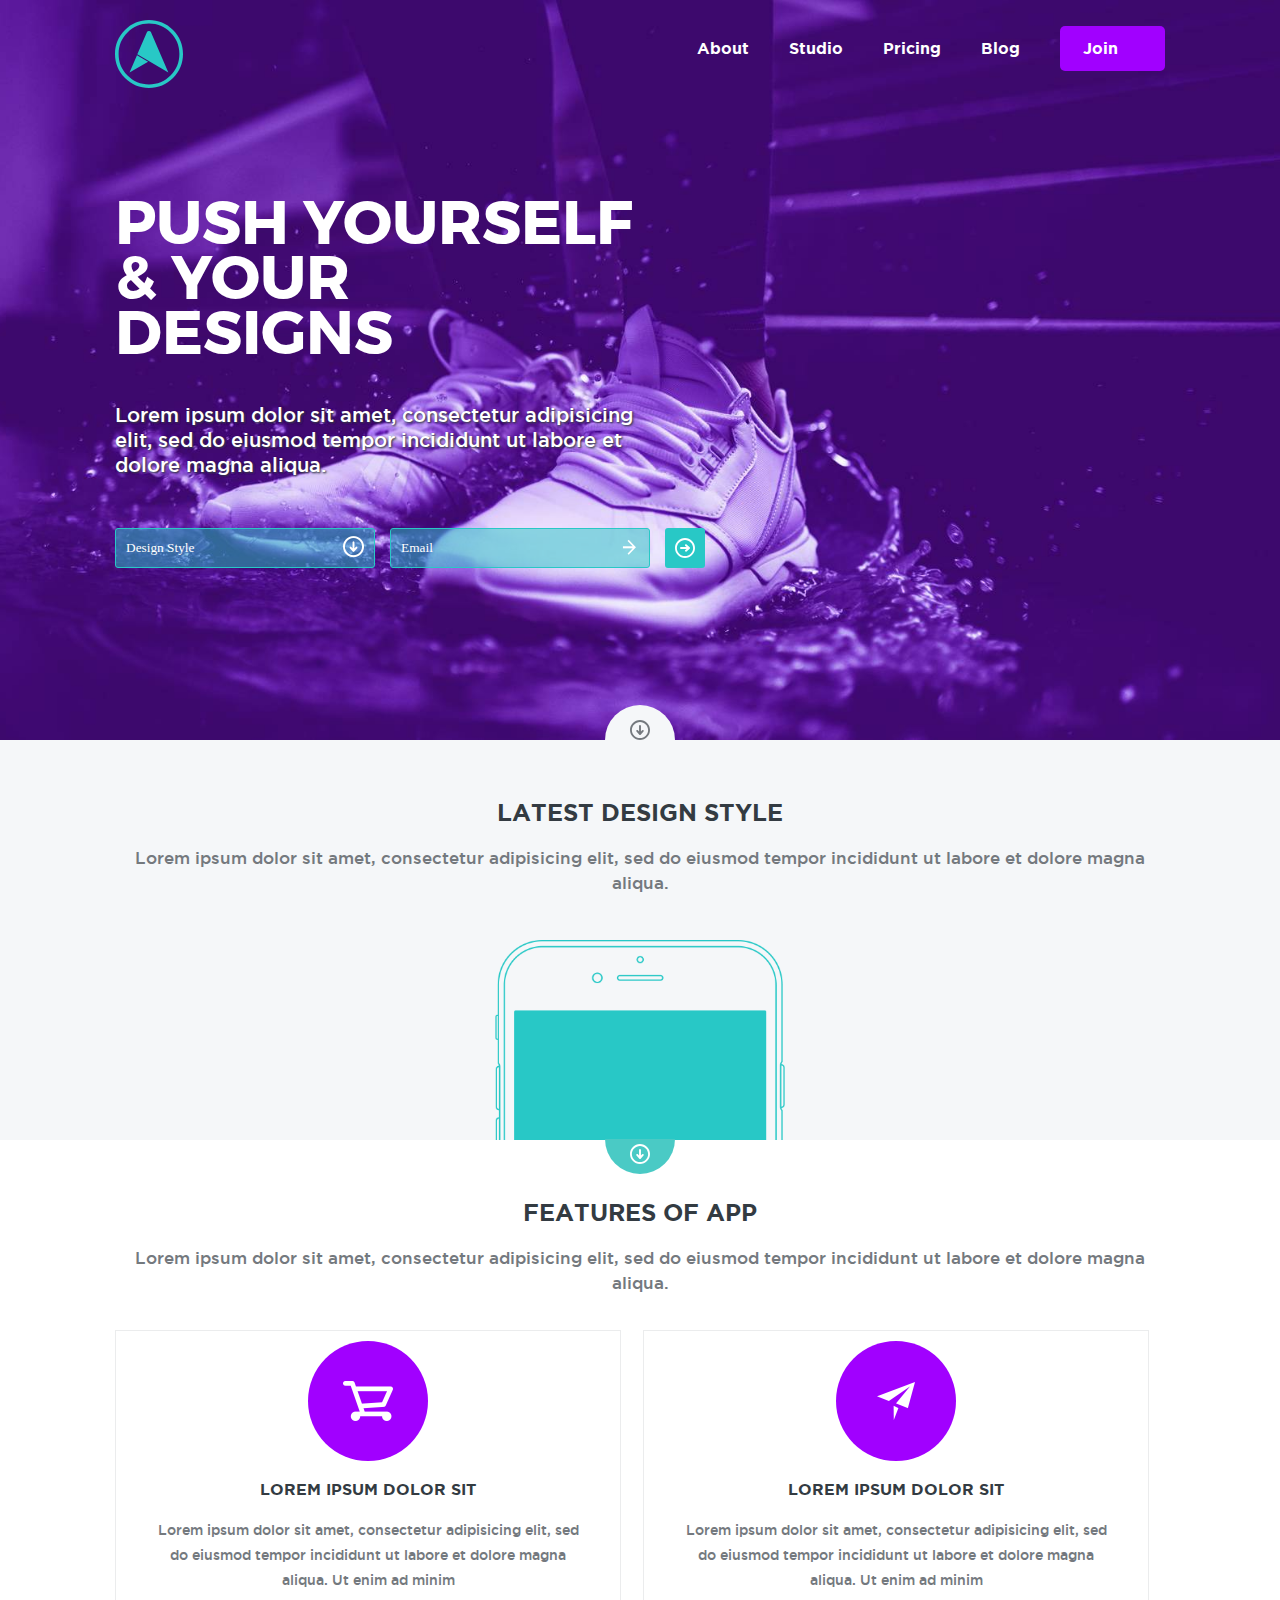
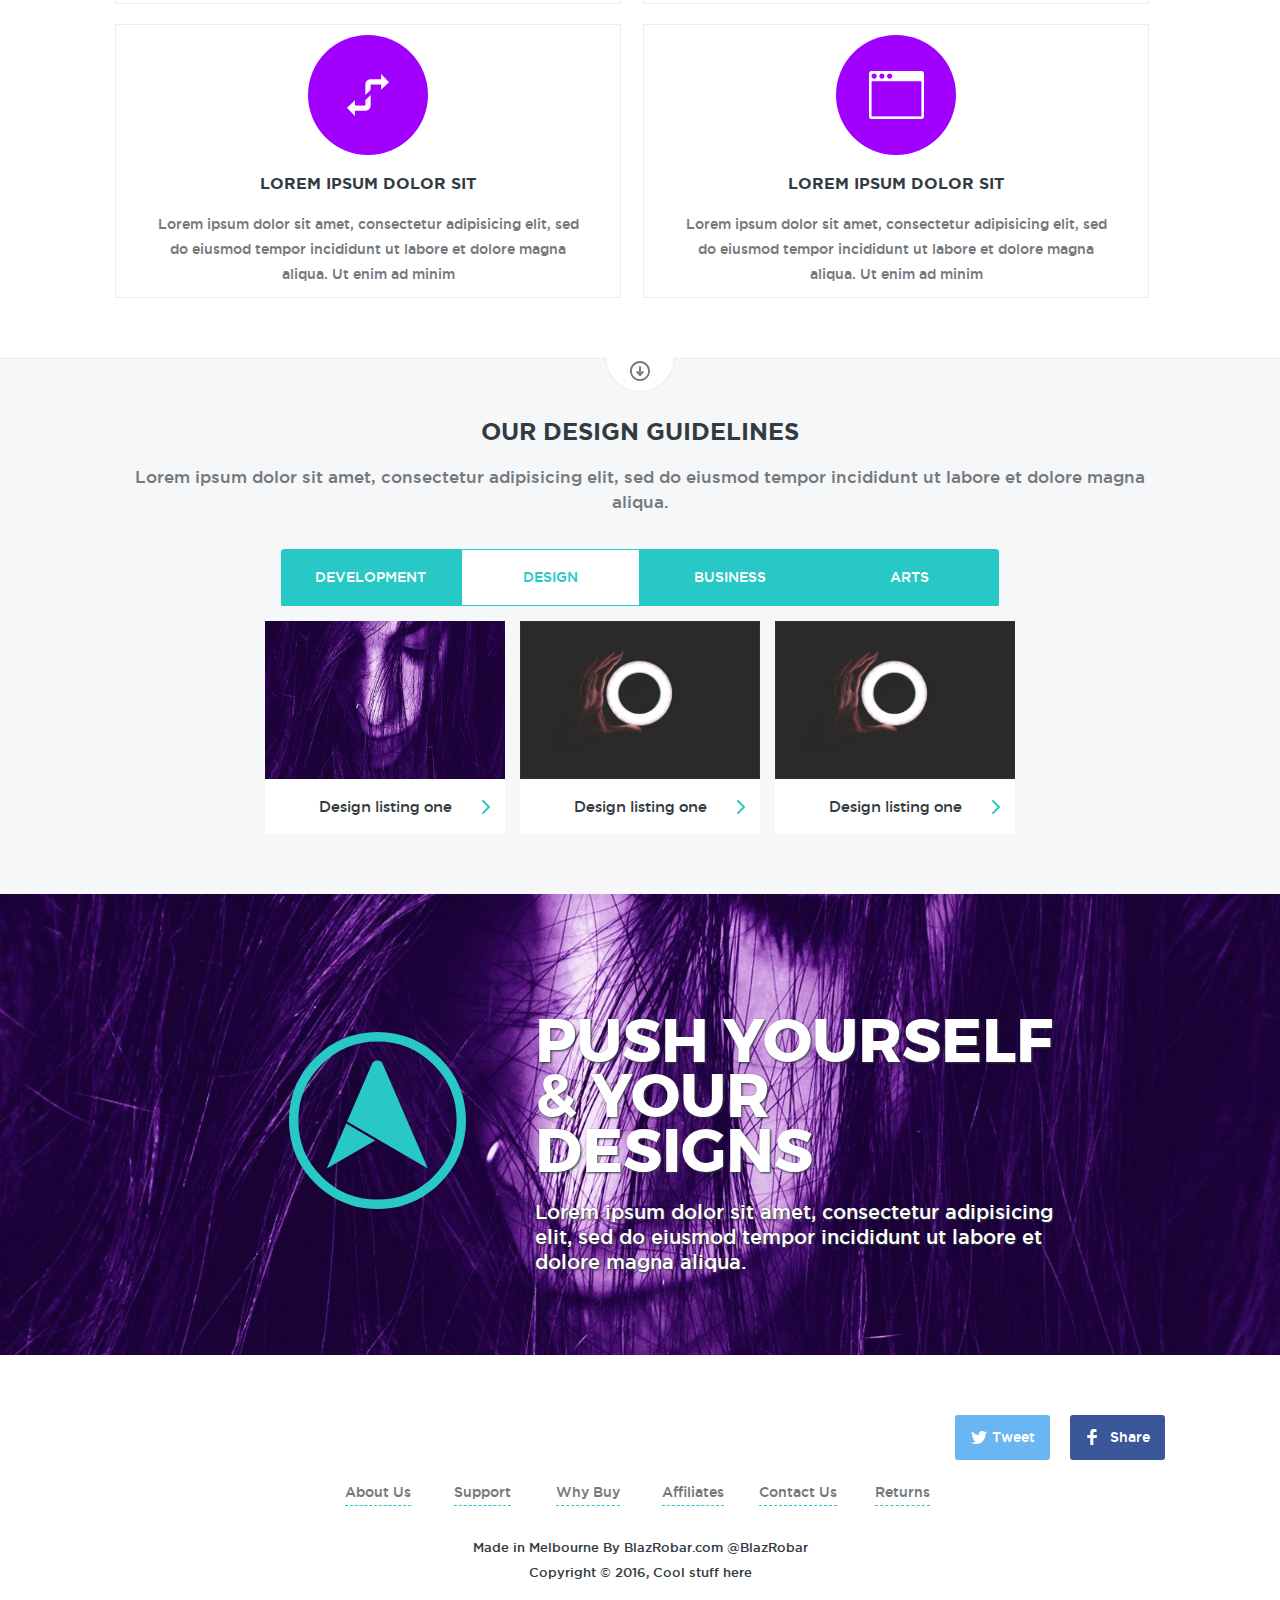
<file: portfolio/Landing-eclipse/index.html>
<!DOCTYPE html>
<html lang="ru">

<head>
  <meta charset="UTF-8">
  <meta name="viewport" content="width=device-width, initial-scale=1.0">
  <title>Landing-Eclipse</title>
  <link rel="stylesheet" href="css/style.min.css">
  <link rel="stylesheet" href="css/normalize.min.css">
</head>

<body class="page">
  <svg style="display:none;" xmlns="http://www.w3.org/2000/svg">
    <symbol id="arrow" viewBox="0 0 33 33" preserveAspectRatio="xMidYMid">
      <path d="M16.5 33C7.387 33 0 25.613 0 16.5S7.387 0 16.5 0 33 7.387 33 16.5 25.613 33 16.5 33zm0-29.906C9.096 3.094 3.094 9.096 3.094 16.5c0 7.404 6.002 13.406 13.406 13.406 7.404 0 13.406-6.002 13.406-13.406 0-7.404-6.002-13.406-13.406-13.406zm5.79 15.988l-4.64 5.156-.004-.004c-.284.314-.69.516-1.146.516a1.54 1.54 0 0 1-1.146-.516l-.004.004-4.64-5.156.004-.004a1.534 1.534 0 0 1-.401-1.031c0-.854.692-1.547 1.546-1.547.457 0 .863.202 1.146.516l.004-.004 1.944 2.16V9.797a1.547 1.547 0 0 1 3.094 0v9.375l1.944-2.16.004.004a1.538 1.538 0 0 1 1.146-.516c.854 0 1.546.693 1.546 1.547 0 .398-.154.757-.401 1.031l.004.004z" class="cls-1"/>
    </symbol>
    <symbol id="icon-fb" viewBox="0 0 9.94 16" preserveAspectRatio="xMidYMid">
      <path d="M6.068 0c-1.744 0-3 1.377-3 3.077V6H-.011v3h3.079v7h3.079V9h3.158l.631-3H6.147V4.077c0-.339.598-1.077.947-1.077h2.132V0H6.068z" class="cls-1"/>
    </symbol>
    <symbol id="icon-tw" viewBox="0 0 16 13" preserveAspectRatio="xMidYMid">
      <path d="M16 1.539a6.555 6.555 0 0 1-1.885.517A3.287 3.287 0 0 0 15.557.241a6.616 6.616 0 0 1-2.085.796A3.283 3.283 0 0 0 7.877 4.03 9.323 9.323 0 0 1 1.11.599 3.273 3.273 0 0 0 .666 2.25c0 1.139.758 2.143 1.639 2.732-.538-.017-1.308-.165-1.308-.411v.041c0 1.59.953 2.917 2.455 3.219a4.002 4.002 0 0 1-.955.115 3.81 3.81 0 0 1-.663-.06 3.258 3.258 0 0 0 3.044 2.28A6.623 6.623 0 0 1 0 11.525 9.292 9.292 0 0 0 5.031 13c6.039 0 9.34-5.002 9.34-9.339 0-.143-.004-.284-.01-.425a6.679 6.679 0 0 0 1.637-1.699l.002.002z" class="cls-1"/>
    </symbol>
    <symbol id="large-logo" viewBox="0 0 177 177" preserveAspectRatio="xMidYMid">
      <path d="M151.064 151.065C133.855 168.274 112.799 177 88.48 177c-24.292 0-45.336-8.726-62.545-25.934C8.726 133.856 0 112.799 0 88.481c0-24.293 8.726-45.337 25.935-62.546C43.144 8.726 64.187 0 88.48 0c24.32 0 45.376 8.726 62.585 25.935C168.274 43.144 177 64.188 177 88.481c0 24.318-8.726 45.375-25.936 62.584zm-6.646-118.483h-.001C128.819 16.983 110.522 9.401 88.48 9.401c-22.015 0-40.299 7.582-55.898 23.181C16.983 48.181 9.4 66.466 9.4 88.481c0 22.04 7.583 40.338 23.182 55.938C48.181 160.017 66.466 167.6 88.48 167.6c22.041 0 40.339-7.583 55.938-23.181 15.599-15.6 23.182-33.898 23.182-55.938 0-22.015-7.583-40.3-23.182-55.899zm-60.834-2.109c1.593-1.567 3.173-2.22 4.739-1.959 1.594-.287 3.186.366 4.779 1.959l45.787 105.949L58.086 89.46l25.498-58.987zM37.797 136.422l19.427-44.847 28.906 16.803-48.333 28.044z" class="cls-1"/>
    </symbol>
    <symbol id="logo" viewBox="0 0 68 68" preserveAspectRatio="xMidYMid">
      <path d="M58.036 58.036C51.425 64.648 43.335 68 33.992 68c-9.332 0-17.417-3.352-24.028-9.963C3.352 51.425 0 43.335 0 33.993 0 24.66 3.352 16.575 9.964 9.964 16.575 3.352 24.66 0 33.992 0c9.343 0 17.433 3.352 24.044 9.964C64.648 16.575 68 24.66 68 33.993c0 9.342-3.352 17.432-9.964 24.043zm-2.553-45.519h-.001c-5.992-5.992-13.021-8.905-21.49-8.905-8.457 0-15.482 2.913-21.475 8.905-5.992 5.993-8.906 13.018-8.906 21.476 0 8.467 2.914 15.497 8.906 21.49 5.993 5.992 13.018 8.906 21.475 8.906 8.468 0 15.498-2.914 21.491-8.906 5.992-5.993 8.906-13.023 8.906-21.49 0-8.458-2.914-15.483-8.906-21.476zm-23.371-.81c.611-.602 1.218-.853 1.82-.752.612-.111 1.224.14 1.836.752l17.591 40.704-31.044-18.042 9.797-22.662zM14.521 52.411l7.463-17.23 11.106 6.456-18.569 10.774z" class="cls-1"/>
    </symbol>
  </svg>
  <header class="page-header">
    <nav class="main-nav main-nav--nojs main-nav--closed">
      <div class="main-nav__wrapper">
        <div class="main-nav__logo">
          <a href="#">
            <img src="img/icons/logo.svg" alt="Лого">
          </a>
        </div>
        <button class="main-nav__toggle" type="button">Открыть меню</button>
        <ul class="main-nav__items">
          <li class="main-nav__item">
            <a class="main-nav__link" href="#">About</a>
          </li>
          <li class="main-nav__item">
            <a class="main-nav__link" href="#">Studio</a>
          </li>
          <li class="main-nav__item">
            <a class="main-nav__link" href="#">Pricing</a>
          </li>
          <li class="main-nav__item">
            <a class="main-nav__link" href="#">Blog</a>
          </li>
          <ul class="main-nav__user-items">
            <li class="main-nav__user-item">
              <a href="#" class="main-nav__user-link">Join</a>
            </li>
          </ul>
        </ul>
      </div>
    </nav>
    <div class="intro-slogan">
      <div class="intro-slogan__wrapper">
        <div class="intro-slogan__descr">
          <h1 class="intro-slogan__title">Push yourself & your designs</h1>
          <p class="intro-slogan__text">Lorem ipsum dolor sit amet, consectetur adipisicing elit, sed do eiusmod tempor incididunt ut labore et dolore magna aliqua. </p>
        </div>
      </div>
      <div class="data-form">
        <div class="data-form__wrapper">
          <form class="data-form__form" action="#" method="post">
            <div class="data-form__select-container">
              <select class="data-form__select" name="slct" id="slct">
                <option>Design Style</option>
                <option value="Design Style">Design Style#1</option>
                <option value="Design Style">Design Style#2</option>
                <option value="Design Style">Design Style#3</option>
              </select>
            </div>
            <div class="data-form__input-container">
              <input class="data-form__input" type="email" name="email" id="email" placeholder="Email">
            </div>
            <button class="data-form__btn button" type="submit">
              <svg class="data-form__arrow">
                <use xmlns:xlink="http://www.w3.org/1999/xlink" xlink:href="#arrow"></use>
              </svg>
            </button>
          </form>
        </div>
      </div>
    </div>
    <div class="go-button">
      <a class="go-button__btn" href="#">
        <svg class="go-button__arrow">
          <use xmlns:xlink="http://www.w3.org/1999/xlink" xlink:href="#arrow"></use>
        </svg>
      </a>
    </div>
  </header>
  <div class="intro">
    <div class="intro__wrapper">
      <h2 class="intro__title">Latest design style</h2>
      <p class="intro__text">Lorem ipsum dolor sit amet, consectetur adipisicing elit, sed do eiusmod tempor incididunt ut labore et dolore magna aliqua.</p>
      <div class="go-button go-button--reverse">
        <a class="go-button__btn go-button__btn--bg-mint" href="#">
          <svg class="go-button__arrow go-button__arrow--white">
            <use xmlns:xlink="http://www.w3.org/1999/xlink" xlink:href="#arrow"></use>
          </svg>
        </a>
      </div>
    </div>
  </div>
  <div class="features">
    <div class="features__wrapper">
      <h2 class="features__title">Features of app</h2>
      <p class="features__text">Lorem ipsum dolor sit amet, consectetur adipisicing elit, sed do eiusmod tempor incididunt ut labore et dolore magna aliqua.</p>
      <div class="features__items">
        <div class="features__item">
          <div class="features__item-circ features__item-circ--basket"></div>
          <p class="features__item-title">Lorem ipsum dolor sit</p>
          <span class="features__item-text">Lorem ipsum dolor sit amet, consectetur adipisicing elit, sed do eiusmod tempor incididunt ut labore et dolore magna aliqua. Ut enim ad minim </span>
        </div>
        <div class="features__item">
          <div class="features__item-circ features__item-circ--plane"></div>
          <p class="features__item-title">Lorem ipsum dolor sit</p>
          <span class="features__item-text">Lorem ipsum dolor sit amet, consectetur adipisicing elit, sed do eiusmod tempor incididunt ut labore et dolore magna aliqua. Ut enim ad minim </span>
        </div>
        <div class="features__item">
          <div class="features__item-circ features__item-circ--double-arrow"></div>
          <p class="features__item-title">Lorem ipsum dolor sit</p>
          <span class="features__item-text">Lorem ipsum dolor sit amet, consectetur adipisicing elit, sed do eiusmod tempor incididunt ut labore et dolore magna aliqua. Ut enim ad minim </span>
        </div>
        <div class="features__item">
          <div class="features__item-circ features__item-circ--window"></div>
          <p class="features__item-title">Lorem ipsum dolor sit</p>
          <span class="features__item-text">Lorem ipsum dolor sit amet, consectetur adipisicing elit, sed do eiusmod tempor incididunt ut labore et dolore magna aliqua. Ut enim ad minim </span>
        </div>
      </div>
      <div class="go-button go-button--reverse">
        <a class="go-button__btn go-button__btn--bord-gray" href="#">
          <svg class="go-button__arrow go-button__arrow--reverse">
            <use xmlns:xlink="http://www.w3.org/1999/xlink" xlink:href="#arrow"></use>
          </svg>
        </a>
      </div>
    </div>
  </div>
  <div class="design">
    <div class="design__wrapper">
      <h2 class="design__title">OUR DESIGN GUIDELINES</h2>
      <p class="design__text">Lorem ipsum dolor sit amet, consectetur adipisicing elit, sed do eiusmod tempor incididunt ut labore et dolore magna aliqua.</p>
      <div class="slider-tabs">
        <input class="slider-tabs__input" type="radio" name="tabs" id="tab-one">
        <label class="slider-tabs__label" for="tab-one">Development</label>
        <div class="slider-tabs__items">
          <div class="slider-tabs__item">
            <div class="slider-tabs__item-photo">
              <img src="img/slider-photo.jpg" width="240" height="158" alt="">
            </div>
            <a class="slider-tabs__item-link" href="#">Design listing  one</a>
          </div>
          <div class="slider-tabs__item">
            <div class="slider-tabs__item-photo">
              <img src="img/promo-bg.jpg" width="240" height="158" alt="">
            </div>
            <a class="slider-tabs__item-link" href="#">Design listing  one</a>
          </div>
          <div class="slider-tabs__item">
            <div class="slider-tabs__item-photo">
              <img src="img/slider-photo.jpg" width="240" height="158" alt="">
            </div>
            <a class="slider-tabs__item-link" href="#">Design listing  one</a>
          </div>
        </div>
        <input class="slider-tabs__input" type="radio" name="tabs" id="tab-two" checked>
        <label class="slider-tabs__label" for="tab-two">Design</label>
        <div class="slider-tabs__items">
          <div class="slider-tabs__item">
            <div class="slider-tabs__item-photo">
              <img src="img/promo-bg.jpg" width="240" height="158" alt="">
            </div>
            <a class="slider-tabs__item-link" href="#">Design listing  one</a>
          </div>
          <div class="slider-tabs__item">
            <div class="slider-tabs__item-photo">
              <img src="img/slider-photo.jpg" width="240" height="158" alt="">
            </div>
            <a class="slider-tabs__item-link" href="#">Design listing  one</a>
          </div>
          <div class="slider-tabs__item">
            <div class="slider-tabs__item-photo">
              <img src="img/slider-photo.jpg" width="240" height="158" alt="">
            </div>
            <a class="slider-tabs__item-link" href="#">Design listing  one</a>
          </div>
        </div>
        <input class="slider-tabs__input" type="radio" name="tabs" id="tab-three">
        <label class="slider-tabs__label" for="tab-three">Business</label>
        <div class="slider-tabs__items">
          <div class="slider-tabs__item">
            <div class="slider-tabs__item-photo">
              <img src="img/promo-bg.jpg" width="240" height="158" alt="">
            </div>
            <a class="slider-tabs__item-link" href="#">Design listing  one</a>
          </div>
          <div class="slider-tabs__item">
            <div class="slider-tabs__item-photo">
              <img src="img/promo-bg.jpg" width="240" height="158" alt="">
            </div>
            <a class="slider-tabs__item-link" href="#">Design listing  one</a>
          </div>
          <div class="slider-tabs__item">
            <div class="slider-tabs__item-photo">
              <img src="img/slider-photo.jpg" width="240" height="158" alt="">
            </div>
            <a class="slider-tabs__item-link" href="#">Design listing  one</a>
          </div>
        </div>
        <input class="slider-tabs__input" type="radio" name="tabs" id="tab-four">
        <label class="slider-tabs__label" for="tab-four">Arts</label>
        <div class="slider-tabs__items">
          <div class="slider-tabs__item">
            <div class="slider-tabs__item-photo">
              <img src="img/slider-photo.jpg" width="240" height="158" alt="">
            </div>
            <a class="slider-tabs__item-link" href="#">Design listing  one</a>
          </div>
          <div class="slider-tabs__item">
            <div class="slider-tabs__item-photo">
              <img src="img/promo-bg.jpg" width="240" height="158" alt="">
            </div>
            <a class="slider-tabs__item-link" href="#">Design listing  one</a>
          </div>
          <div class="slider-tabs__item">
            <div class="slider-tabs__item-photo">
              <img src="img/promo-bg.jpg" width="240" height="158" alt="">
            </div>
            <a class="slider-tabs__item-link" href="#">Design listing  one</a>
          </div>
        </div>
      </div>
    </div>
  </div>
  <div class="promo">
    <div class="promo__wrapper">
      <div class="promo__logo">
        <a href="#">
          <img src="img/icons/large-logo.svg" alt="Лого">
        </a>
      </div>
      <div class="promo__slogan">
        <p class="promo__title">Push yourself & your designs</p>
        <p class="promo__text">Lorem ipsum dolor sit amet, consectetur adipisicing elit, sed do eiusmod tempor incididunt ut labore et dolore magna aliqua. </p>
      </div>
    </div>
  </div>
  <footer class="page-footer">
    <div class="page-footer__wrapper">
      <div class="social-links">
        <a href="#" class="social-link social-link--tw">Tweet</a>
        <a href="#" class="social-link social-link--fb">Share</a>
      </div>
      <nav class="footer-nav">
        <ul class="footer-nav__items">
          <li class="footer-nav__item">
            <a class="footer-nav__link" href="#">About Us</a>
          </li>
          <li class="footer-nav__item">
            <a class="footer-nav__link" href="#">Support</a>
          </li>
          <li class="footer-nav__item">
            <a class="footer-nav__link" href="#">Why Buy</a>
          </li>
          <li class="footer-nav__item">
            <a class="footer-nav__link" href="#">Affiliates</a>
          </li>
          <li class="footer-nav__item">
            <a class="footer-nav__link" href="#">Contact Us</a>
          </li>
          <li class="footer-nav__item">
            <a class="footer-nav__link" href="#">Returns</a>
          </li>
        </ul>
      </nav>
      <div class="page-footer__copyright">
        Made in Melbourne By BlazRobar.com @BlazRobar <br> Copyright © 2016, Cool stuff here
      </div>
    </div>
  </footer>
  <script src="js/menu-script.js"></script>
</body>

</html>
</file>
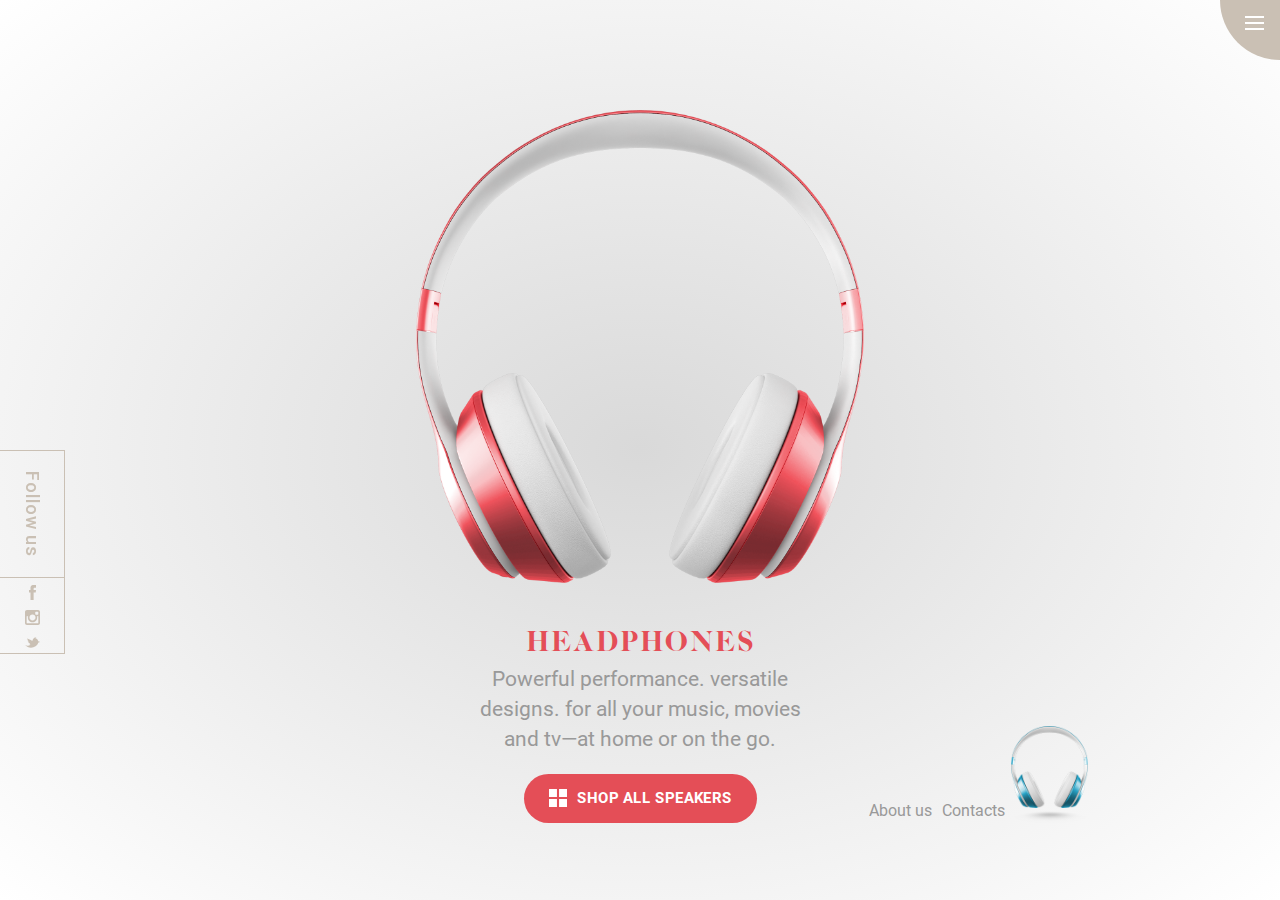
<file: portfolio/Landing-headphones/index.html>
<!DOCTYPE html>
<html lang="ru">

<head>
  <meta charset="UTF-8">
  <meta name="viewport" content="width=device-width, initial-scale=1.0">
  <title>Landing-headphones</title>
  <link rel="stylesheet" href="css/style.min.css">
  <link rel="stylesheet" href="css/normalize.min.css">
</head>

<body class="page">
  <svg xmlns="http://www.w3.org/2000/svg" display="none">
    <symbol id="facebook" viewBox="0 0 430.113 430.114"><path d="M158.081 83.3v59.218h-43.385v72.412h43.385v215.183h89.122V214.936h59.805s5.601-34.721 8.316-72.685H247.54V92.74c0-7.4 9.717-17.354 19.321-17.354h48.557V.001h-66.021C155.878-.004 158.081 72.48 158.081 83.3z"/></symbol><symbol id="four-square-icon" viewBox="0 0 33.109 33.109"><path d="M33.109.105v14.621H18.49V.105h14.619zM0 14.727h14.62V.105H0v14.622zm18.49 18.277h14.619V18.385H18.49v14.619zm-18.49 0h14.62V18.385H0v14.619z"/></symbol><symbol id="heart" viewBox="0 0 512 512"><path d="M365.109 54.603c-44.572 0-84.156 21.337-109.109 54.35-24.953-33.012-64.538-54.35-109.109-54.35-75.492 0-136.692 61.199-136.692 136.693 0 95.888 83.741 156.115 129.949 190.633 57.242 42.76 52.644 38.401 115.852 75.467 63.206-37.066 58.609-32.706 115.852-75.467 46.209-34.518 129.949-94.746 129.949-190.633 0-75.493-61.199-136.693-136.692-136.693z" fill="#ff757c"/>
    <g fill="#4d4d4d"><path d="M256 467.595c-1.784 0-3.567-.467-5.16-1.401a7687.662 7687.662 0 0 0-24.432-14.256c-39.207-22.805-43.305-25.189-92.364-61.837l-3.208-2.394c-23.647-17.637-56.031-41.793-82.64-73.702C16.216 275.653 0 234.367 0 191.296 0 110.3 65.895 44.405 146.891 44.405c42.168 0 81.27 17.539 109.109 48.529 27.839-30.99 66.94-48.529 109.109-48.529C446.105 44.405 512 110.3 512 191.296c0 43.071-16.216 84.356-48.197 122.709-26.609 31.91-58.994 56.065-82.64 73.703l-3.208 2.394c-49.059 36.648-53.157 39.031-92.364 61.837-6.895 4.01-14.89 8.661-24.432 14.256a10.196 10.196 0 0 1-5.159 1.4zM146.891 64.804c-69.748 0-126.493 56.744-126.493 126.493 0 88.588 76.768 145.849 122.635 180.06l3.22 2.402c48.12 35.946 52.122 38.274 90.412 60.546 5.631 3.276 11.996 6.978 19.336 11.271 7.338-4.293 13.704-7.995 19.336-11.271 38.29-22.272 42.292-24.6 90.412-60.546l3.22-2.402c45.865-34.211 122.633-91.472 122.633-180.06 0-69.748-56.744-126.493-126.493-126.493-40.007 0-76.81 18.334-100.972 50.299a10.2 10.2 0 0 1-16.274 0c-24.162-31.966-60.965-50.299-100.972-50.299z"/><path d="M455.215 203.635c-5.633 0-10.199-4.566-10.199-10.199 0-18.973-6.287-36.784-18.18-51.51-3.539-4.382-2.856-10.803 1.526-14.343 4.382-3.54 10.804-2.856 14.343 1.526 14.645 18.131 22.711 40.976 22.711 64.326-.002 5.634-4.568 10.2-10.201 10.2zM404.402 121.201c-1.543 0-3.108-.351-4.579-1.092a81.695 81.695 0 0 0-10.389-4.361c-5.332-1.816-8.183-7.611-6.367-12.943 1.815-5.333 7.61-8.183 12.943-6.367a102.105 102.105 0 0 1 12.989 5.452c5.031 2.533 7.055 8.666 4.521 13.697a10.198 10.198 0 0 1-9.118 5.614z"/></g></symbol><symbol id="instagram" viewBox="0 0 97.395 97.395"><path d="M12.501 0h72.393c6.875 0 12.5 5.09 12.5 12.5v72.395c0 7.41-5.625 12.5-12.5 12.5H12.501C5.624 97.395 0 92.305 0 84.895V12.5C0 5.09 5.624 0 12.501 0zm58.447 10.821a4.395 4.395 0 0 0-4.383 4.385v10.495a4.396 4.396 0 0 0 4.383 4.385h11.008a4.398 4.398 0 0 0 4.385-4.385V15.206a4.397 4.397 0 0 0-4.385-4.385H70.948zm15.439 30.367h-8.572a28.486 28.486 0 0 1 1.25 8.355c0 16.2-13.556 29.332-30.275 29.332-16.718 0-30.272-13.132-30.272-29.332 0-2.904.438-5.708 1.25-8.355h-8.945v41.141a3.884 3.884 0 0 0 3.872 3.872h67.822a3.883 3.883 0 0 0 3.872-3.872V41.188h-.002zM48.789 29.533c-10.802 0-19.56 8.485-19.56 18.953s8.758 18.953 19.56 18.953c10.803 0 19.562-8.485 19.562-18.953s-8.758-18.953-19.562-18.953z"/></symbol><symbol id="programmer" viewBox="0 0 512 512"><g fill="#ecebed"><path d="M501.552 243.487v12.521H411.7v-12.521c0-7.292 5.907-13.201 13.198-13.201h63.457c7.286 0 13.197 5.909 13.197 13.201zM425.375 347.646h76.177v16.074c0 7.292-5.911 13.2-13.198 13.2h-63.457c-7.291 0-13.198-5.909-13.198-13.2v-16.074h13.676z"/></g><g fill="#27b5f7">
    <path d="M411.701 256.006h89.852v91.639h-89.852zM257.932 235.422v160.273H10.499V235.422c0-7.803 6.039-14.13 13.487-14.13h220.458c7.449 0 13.488 6.327 13.488 14.13z"/></g><path d="M213.864 319.126v20.353a16.847 16.847 0 0 1-10.365 15.549l-67.241 28.016c-14.206 5.92-23.459 22.008-23.459 37.397v81.092h286.352v-81.092c0-15.389-9.254-31.479-23.459-37.397l-67.241-28.016a16.844 16.844 0 0 1-10.365-15.549v-20.353h-84.222z" fill="#febba0"/><path d="M375.692 383.044l-67.241-28.016a16.838 16.838 0 0 1-10.237-13.561v12.816c0 23.239-19.014 42.255-42.255 42.255-23.239 0-42.254-19.014-42.254-42.255v-12.557a16.839 16.839 0 0 1-10.208 13.301l-67.241 28.016c-14.206 5.92-23.459 22.008-23.459 37.397v81.092h286.352V420.44c.002-15.387-9.253-31.477-23.457-37.396z" fill="#89cd37"/><path d="M350.006 199.171v-30.443c0-51.831-42.017-93.848-93.848-93.848-51.831 0-93.848 42.017-93.848 93.848h-.368v30.443c-12.925 0-23.403 10.478-23.403 23.403 0 12.925 10.478 23.403 23.403 23.403v17.472c1.126 14.735 8.311 27.853 19.192 35.038l56.575 32.343c11.36 7.503 25.173 7.503 36.533 0l56.405-32.343c10.879-7.185 18.233-20.303 19.36-35.038v-17.472c12.925 0 23.403-10.478 23.403-23.403-.001-12.926-10.479-23.403-23.404-23.403z" fill="#febba0"/>
    <path d="M345.538 69.976c-17.704-22.56-36.427-27.376-50.329-20.61-11.022-9.42-27.536-18.827-55.116-18.827-62.297 0-96.385 47.794-96.385 90.274 0 45.334 18.236 74.222 18.236 74.222s6.794-47.684 53.474-47.684c31.206 0 50.01-12.389 63.133-27.592 5.577 14.531 32.583 20.632 43.191 30.01 20.997 18.557 28.249 33.081 28.249 33.081s33.089-65.044-4.453-112.874z" fill="#703e41"/>
    <path d="M113.566 270.634h-.137c-5.77 0-10.448-4.678-10.448-10.448 0-5.77 4.678-10.448 10.448-10.448h.137c5.77 0 10.448 4.678 10.448 10.448 0 5.77-4.678 10.448-10.448 10.448zM79.628 270.634H49.816c-5.77 0-10.448-4.678-10.448-10.448 0-5.77 4.678-10.448 10.448-10.448h29.812c5.77 0 10.448 4.678 10.448 10.448 0 5.77-4.678 10.448-10.448 10.448zM134.215 331.58H49.816c-5.77 0-10.448-4.678-10.448-10.448 0-5.77 4.678-10.448 10.448-10.448h84.399c5.77 0 10.448 4.678 10.448 10.448 0 5.77-4.677 10.448-10.448 10.448zM113.566 301.106h-.137c-5.77 0-10.448-4.678-10.448-10.448 0-5.77 4.678-10.448 10.448-10.448h.137c5.77 0 10.448 4.678 10.448 10.448 0 5.771-4.678 10.448-10.448 10.448zM79.628 301.107H49.816c-5.77 0-10.448-4.678-10.448-10.448 0-5.77 4.678-10.448 10.448-10.448h29.812c5.77 0 10.448 4.678 10.448 10.448 0 5.771-4.678 10.448-10.448 10.448zM144.823 301.107h-.976c-5.77 0-10.448-4.678-10.448-10.448 0-5.77 4.678-10.448 10.448-10.448h.976c5.77 0 10.448 4.678 10.448 10.448 0 5.771-4.678 10.448-10.448 10.448zM10.585 511.981h-.137C4.678 511.981 0 507.304 0 501.533c0-5.77 4.678-10.448 10.448-10.448h.137c5.77 0 10.448 4.678 10.448 10.448 0 5.771-4.678 10.448-10.448 10.448zM501.501 511.981h-.137c-5.77 0-10.448-4.678-10.448-10.448 0-5.77 4.678-10.448 10.448-10.448h.137c5.77 0 10.448 4.678 10.448 10.448 0 5.771-4.678 10.448-10.448 10.448zM294.077 235.482c-6.44 0-11.679-5.239-11.679-11.678 0-6.44 5.239-11.679 11.679-11.679s11.679 5.239 11.679 11.679c0 6.439-5.239 11.678-11.679 11.678zM217.872 235.482c-6.44 0-11.679-5.239-11.679-11.678 0-6.44 5.239-11.679 11.679-11.679s11.679 5.239 11.679 11.679c-.002 6.439-5.24 11.678-11.679 11.678zM256.018 292.456c-11.39 0-20.658-9.267-20.658-20.658 0-5.77 4.678-10.448 10.448-10.448h20.419c5.77 0 10.448 4.678 10.448 10.448 0 11.392-9.266 20.658-20.657 20.658zM222.92 479.118c-2.674 0-5.348-1.02-7.388-3.06l-23.465-23.465c-4.08-4.08-4.08-10.696 0-14.777l23.465-23.465c4.08-4.08 10.696-4.08 14.777 0 4.081 4.08 4.08 10.696 0 14.777l-16.078 16.077 16.078 16.077c4.08 4.08 4.08 10.696 0 14.777a10.417 10.417 0 0 1-7.389 3.059zM288.73 479.118c-2.674 0-5.348-1.02-7.388-3.06-4.08-4.08-4.08-10.696 0-14.777l16.078-16.077-16.078-16.077c-4.08-4.08-4.08-10.696 0-14.777 4.08-4.08 10.696-4.08 14.777 0l23.465 23.465c4.08 4.08 4.08 10.696 0 14.777l-23.465 23.465a10.414 10.414 0 0 1-7.389 3.061zM251.83 479.12c-.628 0-1.263-.057-1.903-.174-5.675-1.045-9.428-6.491-8.384-12.167l8.681-47.169c1.045-5.674 6.487-9.428 12.167-8.384 5.675 1.045 9.428 6.491 8.384 12.167l-8.681 47.169c-.928 5.034-5.321 8.558-10.264 8.558zM81.704 148.015c-17.379 0-31.518-14.139-31.518-31.518V95.95c0-17.379 14.139-31.518 31.518-31.518s31.518 14.139 31.518 31.518v20.548c0 17.379-14.139 31.517-31.518 31.517zm0-62.688c-5.857 0-10.622 4.765-10.622 10.622v20.548c0 5.857 4.765 10.622 10.622 10.622s10.622-4.765 10.622-10.622V95.95c0-5.857-4.765-10.623-10.622-10.623zM31.728 148.015c-5.77 0-10.448-4.678-10.448-10.448v-37.463l-3.393 3.393c-4.08 4.079-10.696 4.079-14.777 0-4.08-4.08-4.08-10.696 0-14.777l21.23-21.228a10.45 10.45 0 0 1 17.836 7.389v62.688c0 5.768-4.677 10.446-10.448 10.446zM430.854 83.602c-17.379 0-31.518-14.139-31.518-31.518V31.537c0-17.379 14.139-31.518 31.518-31.518s31.518 14.139 31.518 31.518v20.548c0 17.378-14.139 31.517-31.518 31.517zm0-62.687c-5.857 0-10.622 4.765-10.622 10.622v20.548c0 5.857 4.765 10.622 10.622 10.622s10.622-4.765 10.622-10.622V31.537c0-5.857-4.765-10.622-10.622-10.622zM501.552 83.602c-5.77 0-10.448-4.678-10.448-10.448V35.69l-3.393 3.395c-4.08 4.079-10.696 4.079-14.777 0-4.08-4.08-4.08-10.696 0-14.777l21.229-21.229a10.448 10.448 0 0 1 17.836 7.389v62.688c.001 5.769-4.677 10.446-10.447 10.446zM488.354 219.838h-63.457c-13.038 0-23.646 10.609-23.646 23.648V363.72c0 13.039 10.608 23.648 23.646 23.648h63.457c13.038 0 23.646-10.609 23.646-23.648V243.486c0-13.039-10.608-23.648-23.646-23.648zm-66.206 46.617h68.956v70.743h-68.956v-70.743zm0-22.969a2.754 2.754 0 0 1 2.75-2.752h63.457a2.755 2.755 0 0 1 2.75 2.752v2.073h-68.956l-.001-2.073zm68.956 120.234a2.754 2.754 0 0 1-2.75 2.752h-63.457a2.755 2.755 0 0 1-2.75-2.752v-5.626h68.956l.001 5.626z"/>
    <path d="M467.563 491.085h-57.964v-70.644c0-20.365-12.291-39.709-29.888-47.042l-67.241-28.016a6.374 6.374 0 0 1-3.857-4.916c-.004-.05-.01-.1-.016-.15a6.285 6.285 0 0 1-.063-.838v-16.27l27.31-15.659c.19-.109.377-.225.561-.346 13.674-9.03 22.654-25.091 24.02-42.961.021-.264.03-.531.03-.796v-8.674c13.568-4.413 23.402-17.181 23.402-32.202s-9.836-27.786-23.403-32.201v-5.185c5.962-12.971 30.71-74.005-6.696-121.661-17.285-22.027-38.017-31.388-56.688-26.029-15.794-11.703-34.499-17.405-56.975-17.405-66.872 0-106.833 51.212-106.833 100.722 0 33.246 9.204 58.21 15.085 70.772a34.03 34.03 0 0 0-18.131 19.258H23.986c-13.198 0-23.935 11.026-23.935 24.578v160.273c0 5.77 4.678 10.448 10.448 10.448H69.4v21.209h-7.706c-5.77 0-10.448 4.678-10.448 10.448 0 5.77 4.678 10.448 10.448 10.448h40.657v42.837H44.386c-5.77 0-10.448 4.678-10.448 10.448 0 5.77 4.678 10.448 10.448 10.448h423.177c5.77 0 10.448-4.678 10.448-10.448 0-5.769-4.678-10.446-10.448-10.446zM362.96 222.573c0 7.143-5.812 12.954-12.954 12.954-5.77 0-10.448 4.678-10.448 10.448v17.05c-.949 11.049-6.442 21.174-14.419 26.574l-56.094 32.165c-.191.11-.377.225-.561.346-7.831 5.173-17.184 5.174-25.018 0a9.551 9.551 0 0 0-.573-.352l-56.258-32.161c-7.984-5.406-13.284-15.292-14.245-26.569v-17.052c0-5.77-4.678-10.448-10.448-10.448-7.143 0-12.954-5.812-12.954-12.954 0-6.42 4.699-11.75 10.837-12.766l11.569 5.851a43.318 43.318 0 0 0-1.033 9.376c0 23.901 19.445 43.345 43.345 43.345 20.591 0 37.863-14.437 42.255-33.719 4.391 19.281 21.663 33.719 42.255 33.719 23.901 0 43.345-19.445 43.345-43.345 0-3.174-.352-6.267-1.003-9.249l11.603-5.973c6.118 1.03 10.799 6.353 10.799 12.76zm-75.322 112.619v19.092c0 17.538-14.14 31.806-31.678 31.806s-31.648-14.268-31.648-31.806v-19.078l7.938 4.539c7.333 4.763 15.529 7.144 23.725 7.144 8.198 0 16.396-2.383 23.73-7.148l7.933-4.549zm10.576-153.502c-20.591 0-37.863 14.437-42.255 33.718-4.391-19.281-21.663-33.718-42.255-33.718-13.198 0-25.028 5.935-32.985 15.27l-7.698-3.893c2.416-9.563 11.754-35.265 42.396-35.265 25.023 0 45.467-7.259 62.134-22.129 6.466 5.771 14.972 9.914 22.819 13.736 5.68 2.766 11.551 5.626 14.453 8.19 14.735 13.022 22.154 23.859 24.734 28.054v7.146l-8.274 4.26c-7.956-9.392-19.825-15.369-33.069-15.369zm22.45 43.344c0 12.379-10.071 22.449-22.449 22.449-12.379 0-22.449-10.071-22.449-22.449s10.071-22.448 22.449-22.448c12.378-.001 22.449 10.07 22.449 22.448zm-84.509 0c0 12.379-10.071 22.449-22.449 22.449-12.379 0-22.449-10.071-22.449-22.449s10.071-22.448 22.449-22.448c12.378-.001 22.449 10.07 22.449 22.448zm3.94-184.047c26.2 0 40.129 9.315 48.327 16.322a10.45 10.45 0 0 0 11.361 1.452c10.726-5.221 24.76 1.382 37.537 17.664 21.947 27.961 16.227 63.633 9.906 84.443-4.608-5.502-10.702-11.98-18.564-18.927-5.032-4.448-11.885-7.786-19.141-11.319-8.555-4.167-19.2-9.352-21.217-14.605a10.448 10.448 0 0 0-17.663-3.083c-14.117 16.354-31.666 23.971-55.224 23.971-28.871 0-44.797 15.611-53.073 28.709-.367.58-.72 1.159-1.064 1.737-3.725-11.666-7.124-27.524-7.124-46.536.001-39.24 32.145-79.828 85.939-79.828zM102.35 420.442v6.911H90.296v-21.209h14.079c-1.313 4.607-2.025 9.422-2.025 14.298zm13.486-35.194H20.947V235.422c0-1.996 1.392-3.682 3.039-3.682H129.38c3.066 10.874 11.419 19.555 22.115 23.035v8.674c0 .265.01.532.03.796 1.372 17.943 10.288 34.003 23.852 42.961.187.123.378.24.573.352l27.467 15.702v16.219a6.38 6.38 0 0 1-3.936 5.904L132.239 373.4c-6.241 2.6-11.809 6.717-16.403 11.848zm272.867 105.837H123.246v-70.644c0-11.776 7.321-23.707 17.029-27.753l64.288-26.786c5.308 23.486 26.329 41.083 51.395 41.083 25.071 0 46.094-17.603 51.398-41.094l64.315 26.798c9.708 4.045 17.029 15.976 17.029 27.753v70.643h.003z"/>
    </symbol>
    <symbol id="twitter" viewBox="0 0 430.117 430.117"><path d="M381.384 198.639c24.157-1.993 40.543-12.975 46.849-27.876-8.714 5.353-35.764 11.189-50.703 5.631-.732-3.51-1.55-6.844-2.353-9.854-11.383-41.798-50.357-75.472-91.194-71.404a173.448 173.448 0 0 1 9.996-3.691c4.495-1.61 30.868-5.901 26.715-15.21-3.5-8.188-35.722 6.188-41.789 8.067 8.009-3.012 21.254-8.193 22.673-17.396-12.27 1.683-24.315 7.484-33.622 15.919 3.36-3.617 5.909-8.025 6.45-12.769C241.68 90.963 222.563 133.113 207.092 174c-12.148-11.773-22.915-21.044-32.574-26.192-27.097-14.531-59.496-29.692-110.355-48.572-1.561 16.827 8.322 39.201 36.8 54.08-6.17-.826-17.453 1.017-26.477 3.178 3.675 19.277 15.677 35.159 48.169 42.839-14.849.98-22.523 4.359-29.478 11.642 6.763 13.407 23.266 29.186 52.953 25.947-33.006 14.226-13.458 40.571 13.399 36.642C113.713 320.887 41.479 317.409 0 277.828c108.299 147.572 343.716 87.274 378.799-54.866 26.285.224 41.737-9.105 51.318-19.39-15.144 2.57-37.094-.086-48.733-4.933z"/>
    </symbol>
  </svg>
  <div class="bg-color">
    <div class="wrapper">
      <div class="sidebar">
        <span class="sidebar__title">Follow us</span>
        <ul class="social">
          <li class="social__item">
            <a class="social__link" href="#">
              <svg class="social__link-icon social__link-icon--fb" width="26px" height="26px">
                <use xmlns:xlink="http://www.w3.org/1999/xlink" xlink:href="#facebook"></use>
              </svg>
            </a>
          </li>
          <li class="social__item">
            <a class="social__link" href="#">
              <svg class="social__link-icon social__link-icon--inst" width="26px" height="26px">
                <use xmlns:xlink="http://www.w3.org/1999/xlink" xlink:href="#instagram"></use>
              </svg>
            </a>
          </li>
          <li class="social__item">
            <a class="social__link" href="#">
              <svg class="social__link-icon social__link-icon--tw" width="26px" height="26px">
                <use xmlns:xlink="http://www.w3.org/1999/xlink" xlink:href="#twitter"></use>
              </svg>
            </a>
          </li>
        </ul>
      </div>
      <div class="main-content">
        <header class="page-header">
          <nav class="main-nav main-nav--closed">
            <button class="main-nav__toggle" type="button">Меню</button>
            <ul class="main-nav__items">
              <li class="main-nav__item">
                <a href="#" class="main-nav__link">Headphones</a>
              </li>
              <li class="main-nav__item">
                <a href="#" class="main-nav__link">Speakers</a>
              </li>
              <li class="main-nav__item">
                <a href="#" class="main-nav__link">Better with bose</a>
              </li>
              <li class="main-nav__item">
                <a href="#" class="main-nav__link">Support</a>
              </li>
            </ul>
          </nav>
        </header>
        <div class="promo">
          <div class="promo__goods-photo">
            <img src="img/promo-img.png" alt="Товар" class="promo__image">
          </div>
          <div class="promo__descr">
            <div class="promo__descr-info">
              <p class="promo__title">Headphones</p>
              <p class="promo__text">Powerful performance. versatile designs. for all your music, movies and tv—at home or on the go.</p>
            </div>
            <a href="#" class="btn">
              <svg class="btn__icon" width="26px" height="26px">
                <use xmlns:xlink="http://www.w3.org/1999/xlink" xlink:href="#four-square-icon"></use>
              </svg>Shop all speakers
            </a>
          </div>
          <div class="second-nav">
            <ul class="second-nav__items">
              <li class="second-nav__item">
                <a href="#" class="second-nav__link">About us</a>
              </li>
              <li class="second-nav__item">
                <a href="#" class="second-nav__link">Contacts</a>
              </li>
              <li class="second-nav__item second-nav__item--img">
                <img src="img/second-nav-img.png" alt="Товар" class="second-nav__img">
              </li>
            </ul>
          </div>
        </div>
      </div>
    </div>
  </div>
  <script src="js/js-script.js"></script>
</body>

</html>
</file>
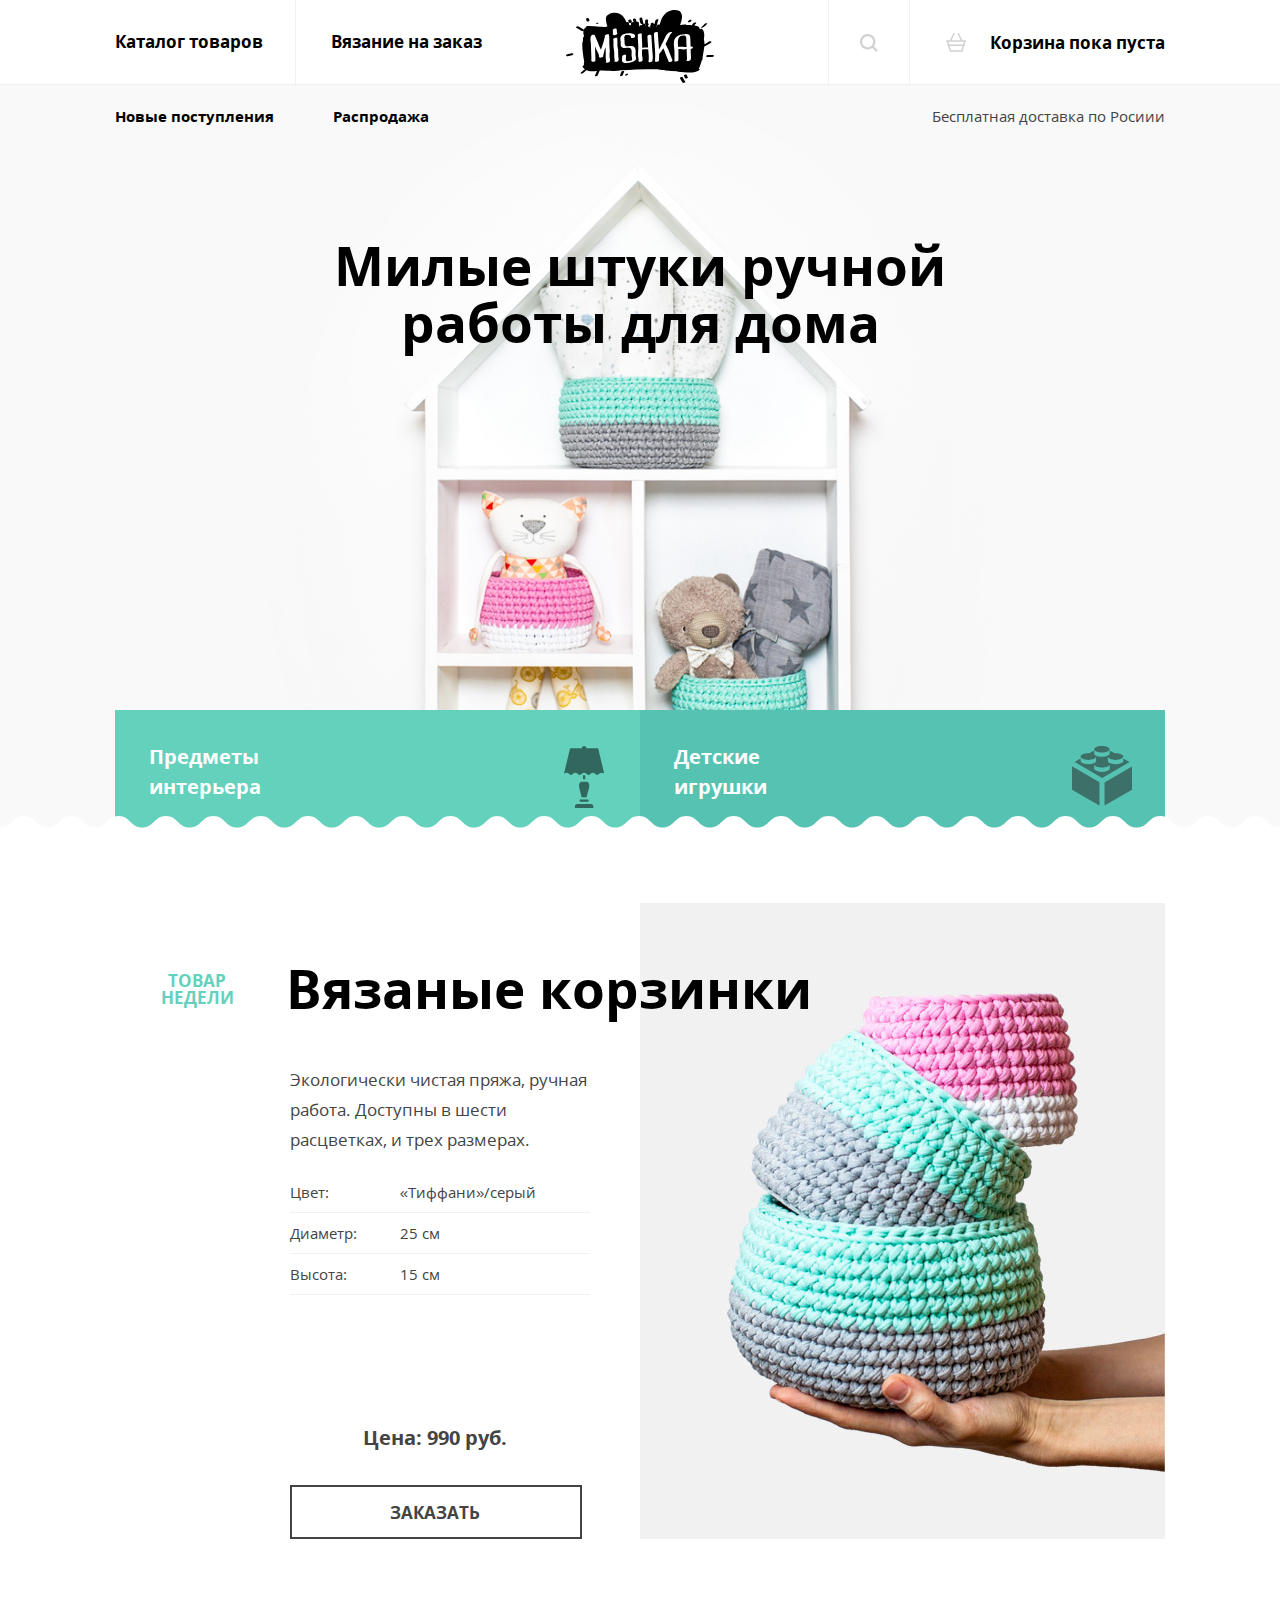
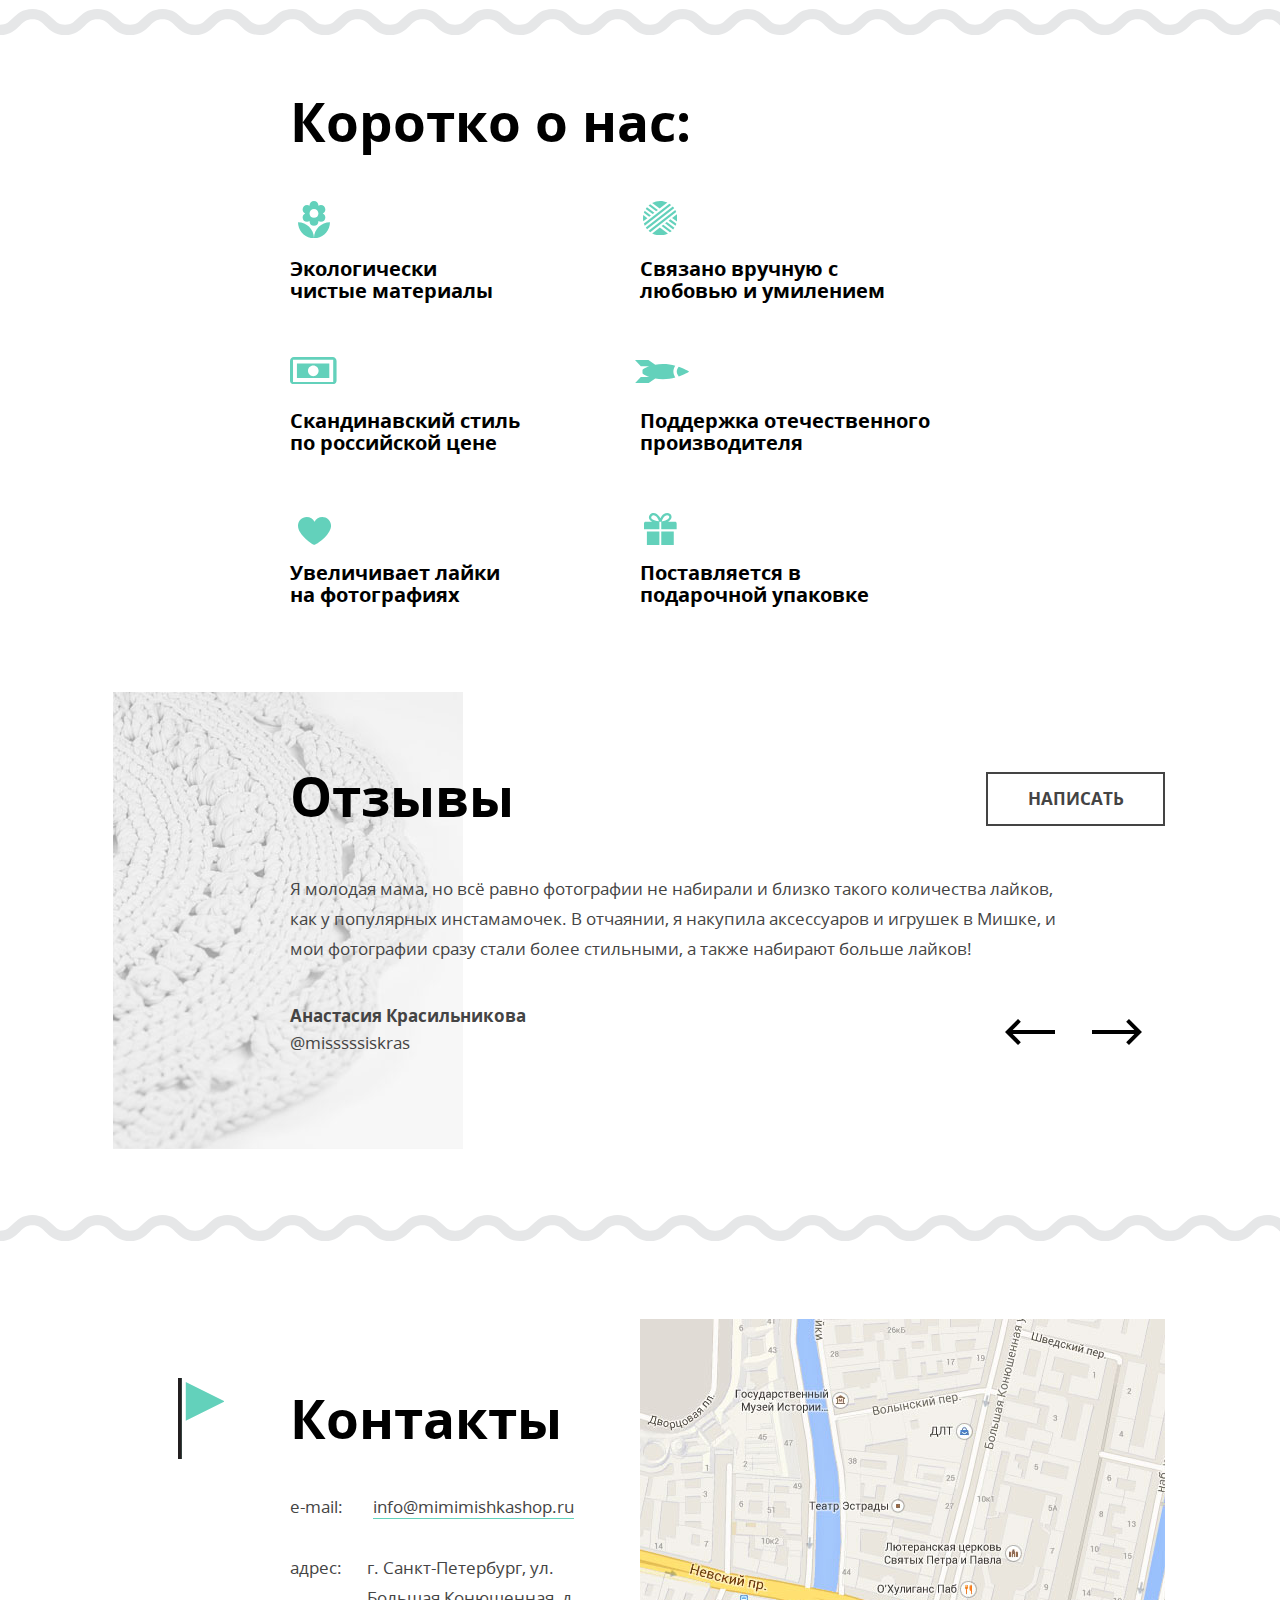
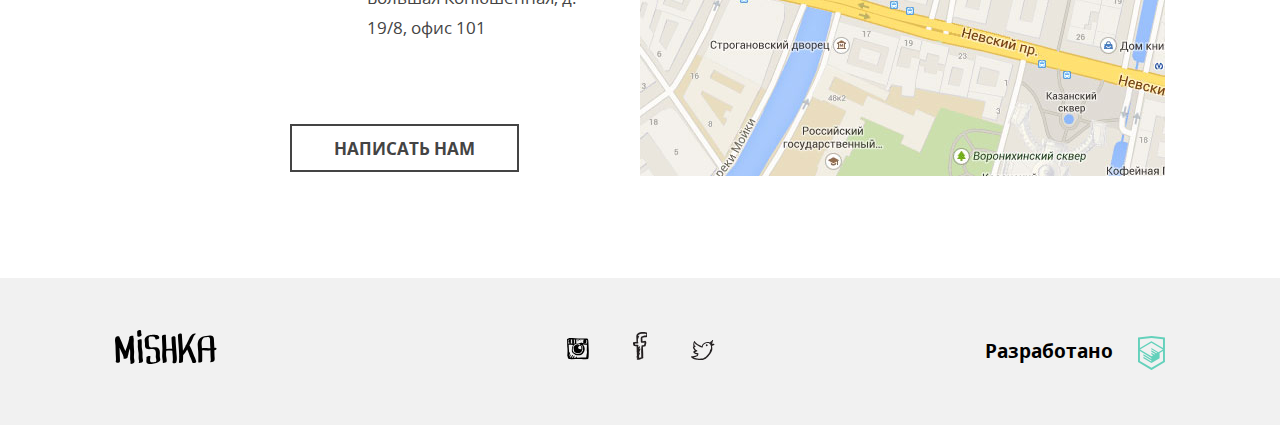
<file: portfolio/Mishka/index.html>
<!DOCTYPE html>
<html lang="ru">
  <head>
    <meta charset="utf-8">
    <meta name="viewport" content="width=device-width, initial-scale=1.0">
    <title>HTML Academy: Мишка</title>
    <link rel="stylesheet" href="css/normalize.css">
    <link rel="stylesheet" href="css/style.css">
  </head>
  <body class="page">
    <header class="page-header">
      <h1 class="visually-hidden">Магазин Мишка</h1>
      <div class="main-nav">
        <div class="main-nav__wrapper">
          <div class="main-nav__logo">
            <a href="#">
              <picture>
                <source media="(min-width: 1150px)" srcset="img/logo-desktop.svg">
                <source media="(min-width: 768px)" srcset="img/logo-tablet.svg">
                <img src="img/logo-mobile.svg" alt="Магазин-Мишка">
              </picture>
            </a>
          </div>
          <nav class="main-nav__nav main-nav__nav--nojs main-nav__nav--closed">
            <button class="main-nav__toggle" type="button">Открыть меню</button>
            <ul class="main-nav__items">
              <li class="main-nav__item main-nav__item--catalog">
                <a class="main-nav__link main-nav__link--catalog" href="catalog.html">Каталог товаров</a>
              </li>
              <li class="main-nav__item main-nav__item--knitwork ">
                <a class=" main-nav__link main-nav__link--knitwork" href="form.html">Вязание на заказ</a>
              </li>
              <li class="main-nav__item main-nav__item--new-arriv">
                <a class=" main-nav__link main-nav__link--new" href="#">Новые поступления</a>
              </li>
              <li class="main-nav__item main-nav__item--sale">
                <a class=" main-nav__link main-nav__link--sale" href="#">Распродажа</a>
              </li>
            </ul>
          </nav>
          <div class="nav-features nav-features--nojs nav-features--closed">
            <ul class="nav-features__items">
              <li class="nav-features__item nav-features__item--search">
                <a class="nav-features__link nav-features__link--search" href="">Поиск по сайту</a>
                  <svg class="nav-features__icon-search" version="1.1" xmlns="http://www.w3.org/2000/svg" xmlns:xlink="http://www.w3.org/1999/xlink" x="0px" y="0px" width="17.6px" height="17.6px" viewBox="-0.8 -0.8 17.6 17.6" enable-background="new -0.8 -0.8 17.6 17.6" xml:space="preserve">
                    <path fill="#231F20" d="M16.47,14.93l-3.415-3.415C14.02,10.226,14.6,8.634,14.6,6.899c0-4.253-3.447-7.699-7.7-7.699 S-0.8,2.646-0.8,6.899s3.446,7.7,7.699,7.7c1.734,0,3.326-0.58,4.613-1.546l3.417,3.416c0.203,0.202,0.418,0.33,0.771,0.33 c0.607,0,1.1-0.492,1.1-1.1C16.8,15.459,16.739,15.2,16.47,14.93z M1.399,6.899c0-3.038,2.462-5.5,5.5-5.5s5.5,2.462,5.5,5.5 s-2.462,5.5-5.5,5.5S1.399,9.938,1.399,6.899z"/>
                  </svg>
              </li>
              <li class="nav-features__item nav-features__item--basket">
                <a class="nav-features__link nav-features__link--basket" href="">Корзина пока пуста</a>
                  <svg class="nav-features__icon-cart" version="1.1" xmlns="http://www.w3.org/2000/svg" xmlns:xlink="http://www.w3.org/1999/xlink" x="0px" y="0px" width="20.294px" height="18.849px" viewBox="264.205 370.961 20.294 18.849" enable-background="new 264.205 370.961 20.294 18.849" xml:space="preserve">
                    <path fill="#231F20" d="M283.75,378.19h-3.151l-3.407-6.814c-0.185-0.37-0.634-0.52-1.006-0.335 c-0.371,0.186-0.521,0.636-0.335,1.006l3.071,6.143h-9.138l3.072-6.143c0.185-0.371,0.035-0.821-0.335-1.006 c-0.37-0.185-0.821-0.035-1.006,0.335l-3.407,6.814h-3.151c-0.414,0-0.75,0.336-0.75,0.75s0.336,0.75,0.75,0.75h0.157l0.855,2.991 c-0.187,0.137-0.316,0.347-0.316,0.595c0,0.396,0.309,0.71,0.697,0.739l1.656,5.795h12.697l1.656-5.795 c0.388-0.028,0.698-0.344,0.698-0.739c0-0.249-0.129-0.459-0.316-0.596l0.854-2.991h0.157c0.414,0,0.75-0.336,0.75-0.75 S284.164,378.19,283.75,378.19z M279.569,388.311h-10.433l-1.224-4.284h12.881L279.569,388.311z M281.222,382.526h-13.739 l-0.81-2.836h15.359L281.222,382.526z"/>
                  </svg>
              </li>
              <li class="nav-features__item nav-features__item--delivery">
                <a class="nav-features__link nav-features__link--delivery" href="">Бесплатная доставка по Росиии</a>
              </li>
            </ul>
          </div>
        </div>
      </div>
      <div class="page-header__container">
        <div class="page-header__wrapper">
          <div class="page-header__title-img">
            <h2 class="page-header__title">Милые штуки ручной <br> работы для дома</h2>
          </div>
        </div>
        <ul class="second-nav">
          <li class="second-nav__item second-nav__item--bulb">
            <a class="second-nav__link" href="#">
              <span>Предметы интерьера</span>
              <svg class="second-nav-link__icon-bulb" version="1.1" id="svg4488" xmlns="http://www.w3.org/2000/svg" xmlns:xlink="http://www.w3.org/1999/xlink" x="0px" y="0px" width="40.219px" height="62.411px" viewBox="-259.404 -19.675 40.219 62.411" enable-background="new -259.404 -19.675 40.219 62.411" xml:space="preserve">
                <g>
                  <path d="M-244.227,18.283c-0.286,0.966-0.245,2.191,0.027,3.639c0.494,2.635,1.687,6.041,2.358,9.67h5.062 c0.696-3.641,1.949-7.05,2.471-9.683c0.287-1.445,0.33-2.66,0.041-3.617c-0.275-0.899-0.89-1.618-2.021-2.303h-5.997 C-243.361,16.668-243.96,17.38-244.227,18.283z"/>
                  <path d="M-232.395,38.278h-13.799c-1.293,0-2.299,0.976-2.299,2.229v2.229h2.299h13.799h2.299v-2.229 C-230.096,39.254-231.102,38.278-232.395,38.278z"/>
                  <path d="M-225.262-17.446h-11.732c0-1.244-1.015-2.229-2.3-2.229c-1.283,0-2.3,0.985-2.3,2.229h-11.737l-6.073,25.517 c0.794-0.461,1.589-0.992,2.632-0.992c1.359,0,2.243,0.818,2.924,1.375c0.682,0.557,1.162,0.849,1.447,0.849 c0.292,0.001,0.769-0.287,1.451-0.836c0.681-0.548,1.564-1.358,2.915-1.358c1.349,0,2.237,0.806,2.919,1.354 c0.684,0.549,1.161,0.84,1.451,0.84c0.146,0,0.338-0.073,0.58-0.214c0.242-0.141,0.53-0.353,0.872-0.626 c0.512-0.411,1.139-0.967,1.99-1.218c0.284-0.085,0.593-0.136,0.93-0.136c1.347,0,2.238,0.805,2.92,1.354 c0.683,0.548,1.159,0.84,1.451,0.84c0.287-0.002,0.766-0.296,1.445-0.85c0.684-0.554,1.571-1.367,2.925-1.367 c1.356,0,2.239,0.817,2.919,1.371c0.342,0.276,0.631,0.489,0.872,0.631c0.24,0.143,0.431,0.214,0.575,0.214 c0.288,0,0.762-0.293,1.442-0.854c0.68-0.559,1.567-1.384,2.929-1.384c1.044,0,1.839,0.533,2.632,0.997L-225.262-17.446z"/>
                  <path d="M-235.881,33.82h-6.864c-0.657,0-1.15,0.479-1.15,1.115c0,0.635,0.493,1.113,1.15,1.113h6.9c0.655,0,1.15-0.479,1.15-1.113 c0-0.636-0.495-1.115-1.15-1.115H-235.881z"/>
                  <path d="M-239.295,9.336c-0.146,0-0.338,0.074-0.58,0.213c-0.157,0.094-0.37,0.261-0.57,0.41v3.731h2.299V9.959 C-238.651,9.581-239.054,9.336-239.295,9.336z"/>
                </g>
              </svg>
            </a>
          </li>
          <li class="second-nav__item second-nav__item--detail">
            <a class="second-nav__link" href="#">
              <span>Детские игрушки</span>
              <svg class="second-nav-link__icon-detail" version="1.1" xmlns="http://www.w3.org/2000/svg" xmlns:xlink="http://www.w3.org/1999/xlink" x="0px" y="0px" width="60px" height="59.62px" viewBox="226.001 226.19 60 59.62" enable-background="new 226.001 226.19 60 59.62" xml:space="preserve">
                <path fill="#231F20" d="M226.001,269.871l27.438,15.934v-23.346l-27.438-15.94V269.871z M277.347,238.627v2.453 c0,1.817-3.458,3.29-7.73,3.29c-4.266,0-7.727-1.473-7.727-3.29v-4.059h0.024c0.26,1.714,3.604,3.073,7.702,3.073 c4.272,0,7.729-1.474,7.729-3.285c0-1.819-3.457-3.289-7.729-3.289c-0.339,0-0.675,0.01-1.002,0.03l-4.975-2.888v3.086 c0,1.817-3.454,3.29-7.723,3.29c-2.683,0-5.045-0.583-6.433-1.467c-0.196-0.203-0.439-0.401-0.732-0.586 c-0.363-0.381-0.565-0.797-0.565-1.236v-2.986l-4.807,2.792c-0.347-0.017-0.696-0.033-1.054-0.033c-4.267,0-7.727,1.469-7.727,3.289 c0,1.811,3.46,3.285,7.727,3.285c4.099,0,7.446-1.358,7.705-3.073h0.022v4.059c0,1.817-3.455,3.29-7.727,3.29 c-4.267,0-7.727-1.473-7.727-3.29v-2.42l-5.952,3.452l27.531,15.986l27.351-15.882L277.347,238.627z M263.703,248.793 c0,1.817-3.46,3.287-7.727,3.287c-4.269,0-7.729-1.47-7.729-3.287v-4.059h0.024c0.26,1.715,3.603,3.076,7.705,3.076 c4.101,0,7.443-1.361,7.705-3.076h0.021V248.793L263.703,248.793z M258.558,262.666v23.144L286,269.871v-23.144L258.558,262.666z  M255.917,232.762c4.269,0,7.723-1.47,7.723-3.286c0-1.814-3.454-3.287-7.723-3.287c-4.27,0-7.729,1.472-7.729,3.287 C248.187,231.292,251.647,232.762,255.917,232.762"/>
              </svg>
            </a>
          </li>
        </ul>
      </div>
    </header>
    <div class="top-product">
      <div class="top-product__wrapper">
        <div class="top-product__header">
          <span class="top-product__title">Вязаные корзинки</span>
          <span class="top-product__note">товар недели</span>
        </div>
        <div class="top-product__descr">
          <p class="top-product__text">Экологически чистая пряжа, ручная работа. Доступны в шести расцветках, и трех размерах.</p>
          <table class="top-product__table">
            <tbody>
              <tr>
                <td>Цвет:</td>
                <td>«Тиффани»/серый</td>
              </tr>
              <tr>
                <td>Диаметр:</td>
                <td>25 см</td>
              </tr>
              <tr>
                <td>Высота:</td>
                <td>15 см</td>
              </tr>
            </tbody>
          </table>
          <div class="top-product__price-container">
            <span class="top-product__price">Цена: 990 руб.</span>
            <a href="popup.html" class="top-product__order button">Заказать</a>
          </div>
          <div class="top-product__photo">
            <picture>
              <source media="(min-width: 1150px)" srcset="img/triple-set-desktop@1x.jpg 1x, img/triple-set-desktop@2x.jpg 2x">
              <source media="(min-width: 768px)" srcset="img/triple-set-tablet@1x.jpg 1x, img/triple-set-tablet@2x.jpg 2x">
              <img src="img/triple-set-mobile@1x.jpg" width="260" height="315" alt="Продукт" srcset="img/triple-set-mobile@1x.jpg 1x, img/triple-set-mobile@2x.jpg 2x">
            </picture>
          </div>
        </div>
      </div>
    </div>
    <div class="about">
      <div class="about__wrapper">
        <h2 class="about__title">Коротко о нас:</h2>
        <ul class="about__items">
          <li class="about__item about__item--flower">Экологически чистые материалы
            <svg class="about__icon--flower" version="1.1" xmlns="http://www.w3.org/2000/svg" xmlns:xlink="http://www.w3.org/1999/xlink" x="0px" y="0px" width="31.972px" height="37.301px" viewBox="8.014 4.35 31.972 37.301" enable-background="new 8.014 4.35 31.972 37.301" xml:space="preserve">
              <path fill="" d="M24,41.65c8.827,0,15.986-7.159,15.986-15.986C31.158,25.664,24,32.822,24,41.65z M12.641,20.78 c0,2.451,1.989,4.441,4.44,4.441c0.932,0,1.803-0.294,2.513-0.782l-0.036,0.337c0,2.451,1.99,4.441,4.441,4.441 s4.44-1.99,4.44-4.441l-0.036-0.337c0.719,0.497,1.582,0.782,2.514,0.782c2.451,0,4.44-1.99,4.44-4.441 c0-1.768-1.038-3.286-2.54-3.997c1.492-0.71,2.54-2.229,2.54-3.997c0-2.451-1.989-4.44-4.44-4.44c-0.932,0-1.803,0.293-2.514,0.781 L28.44,8.79c0-2.451-1.989-4.44-4.44-4.44s-4.441,1.99-4.441,4.44l0.036,0.337c-0.719-0.497-1.581-0.781-2.513-0.781 c-2.451,0-4.44,1.99-4.44,4.44c0,1.768,1.039,3.286,2.54,3.997C13.68,17.494,12.641,19.012,12.641,20.78z M24,12.343 c2.451,0,4.44,1.989,4.44,4.44c0,2.451-1.989,4.44-4.44,4.44s-4.441-1.99-4.441-4.44C19.559,14.332,21.549,12.343,24,12.343z  M8.014,25.664c0,8.827,7.158,15.986,15.986,15.986C24,32.822,16.842,25.664,8.014,25.664z"/>
            </svg>
          </li>
          <li class="about__item about__item--money">Скандинавский стиль по российской цене
            <svg class="about__icon--money" version="1.1" id="Money" xmlns="http://www.w3.org/2000/svg" xmlns:xlink="http://www.w3.org/1999/xlink" x="0px" y="0px" width="46.575px" height="27.332px" viewBox="46.212 56.834 46.575 27.332" enable-background="new 46.212 56.834 46.575 27.332" xml:space="preserve">
              <path d="M88.882,56.834H50.116c-2.156,0-3.904,1.749-3.904,3.905v19.521c0,2.156,1.748,3.905,3.904,3.905h38.766 c2.156,0,3.905-1.749,3.905-3.905V60.739C92.787,58.583,91.038,56.834,88.882,56.834z M49.235,81.784V59.551h40.202v22.233H49.235z" />
              <path d="M53.14,77.88h32.395V63.456H53.14V77.88z M69.5,65.354c2.936,0,5.315,2.38,5.315,5.314c0,2.936-2.379,5.314-5.315,5.314 s-5.314-2.379-5.314-5.314C64.185,67.733,66.564,65.354,69.5,65.354z"/>
            </svg>
          </li>
          <li class="about__item about__item--heart">Увеличивает лайки на фотографиях
            <svg class="about__icon--heart" version="1.1" xmlns="http://www.w3.org/2000/svg" xmlns:xlink="http://www.w3.org/1999/xlink" x="0px" y="0px" width="33.05px" height="27.857px" viewBox="47.475 50.071 33.05 27.857" enable-background="new 47.475 50.071 33.05 27.857" xml:space="preserve">
              <path d="M80.525,58.808c0-4.825-3.912-8.736-8.736-8.736c-3.405,0-6.348,1.951-7.789,4.793 c-1.441-2.842-4.384-4.793-7.789-4.793c-4.825,0-8.736,3.911-8.736,8.736c0,9.127,14.657,19.121,16.525,19.121 C65.869,77.929,80.525,67.979,80.525,58.808z"/>
            </svg>
          </li>
          <li class="about__item about__item--clew">Связано вручную с любовью и умилением
            <svg class="about__icon--clew" version="1.1" xmlns="http://www.w3.org/2000/svg" xmlns:xlink="http://www.w3.org/1999/xlink" x="0px" y="0px" width="34.373px" height="34.373px" viewBox="0 0 34.373 34.373" enable-background="new 0 0 34.373 34.373" xml:space="preserve">
              <g>
                <path d="M0.286,14.069c-0.382,2.073-0.384,4.211,0.008,6.301l4.121-3.21L0.286,14.069z"/>
                <path d="M24.403,1.585C19.62-0.623,13.959-0.559,9.149,1.992l7.513,5.625L24.403,1.585z"/>
                <path d="M33.901,13.175l-4.811,3.748l4.936,3.695C34.522,18.173,34.489,15.63,33.901,13.175z"/>
                <path d="M9.209,32.414c4.844,2.534,10.724,2.65,15.73,0.113l-8.096-6.062L9.209,32.414z"/>
                <path d="M7.914,14.433L1.681,9.767c-0.32,0.669-0.595,1.356-0.825,2.056l5.308,3.974L7.914,14.433z"/>
                <path d="M18.593,25.102l8.336,6.242c0.277-0.191,0.551-0.391,0.82-0.601c0.318-0.248,0.625-0.505,0.92-0.771l-8.326-6.234 L18.593,25.102z"/>
                <path d="M11.413,11.707L4.002,6.158C3.54,6.709,3.117,7.285,2.733,7.881l6.931,5.189L11.413,11.707z"/>
                <path d="M22.093,22.375l8.092,6.059c0.471-0.544,0.904-1.112,1.297-1.701l-7.639-5.721L22.093,22.375z"/>
                <path d="M14.913,8.98L7.196,3.203C7.003,3.341,6.812,3.482,6.623,3.629C6.227,3.938,5.849,4.261,5.487,4.597l7.676,5.747 L14.913,8.98z"/>
                <path d="M25.592,19.649l6.972,5.221c0.33-0.662,0.615-1.341,0.855-2.033l-6.077-4.55L25.592,19.649z"/>
                <path d="M26.448,2.706L0.88,22.626c0.233,0.698,0.513,1.386,0.839,2.059l26.52-20.663C27.667,3.541,27.068,3.102,26.448,2.706z"/>
                <path d="M30.743,6.624c-0.301-0.386-0.614-0.754-0.939-1.106L2.786,26.567c0.262,0.402,0.542,0.797,0.843,1.183 c0.142,0.183,0.288,0.359,0.436,0.534L31.155,7.176C31.021,6.99,30.886,6.806,30.743,6.624z"/>
                <path d="M32.298,8.999L5.552,29.838c0.544,0.501,1.114,0.962,1.708,1.382l25.962-20.228C32.959,10.314,32.651,9.648,32.298,8.999z"/>
              </g>
            </svg>
          </li>
          <li class="about__item about__item--rocket">Поддержка отечественного производителя
            <svg class="about__icon--rocket" version="1.1" xmlns="http://www.w3.org/2000/svg" xmlns:xlink="http://www.w3.org/1999/xlink" x="0px" y="0px" width="54.156px" height="23.183px" viewBox="612.532 500.386 54.156 23.183" enable-background="new 612.532 500.386 54.156 23.183" xml:space="preserve">
              <g>
                <path d="M652.844,506.098c-3.647-0.971-7.839-1.667-12.359-1.666c-2.891,0.001-5.457,0.243-7.71,0.623l-6.784-4.668l-13.456,0.005 l5.811,6.184h8.447c-4.58,1.598-6.759,3.515-6.759,3.515l0.002,3.777c0,0,2.313,1.912,6.931,3.518l-8.623-0.005l-5.811,6.188 l13.455,0.002l6.816-4.692c2.261,0.398,4.822,0.647,7.681,0.648c4.522-0.001,8.712-0.697,12.36-1.667 c-1.176-1.775-1.915-3.743-1.918-5.877C650.93,509.842,651.665,507.871,652.844,506.098z"/>
                <path d="M656.267,507.132c-1.284,1.605-1.969,3.25-1.965,4.84c-0.007,1.597,0.677,3.238,1.968,4.847 c6.399-2.162,10.419-4.841,10.419-4.841S662.67,509.298,656.267,507.132z"/>
              </g>
            </svg>
          </li>
          <li class="about__item about__item--gift">Поставляется в подарочной упаковке
            <svg  class="about__icon--gift" version="1.1" xmlns="http://www.w3.org/2000/svg" xmlns:xlink="http://www.w3.org/1999/xlink" x="0px" y="0px" width="32.666px" height="32.486px" viewBox="239.665 239.757 32.666 32.486" enable-background="new 239.665 239.757 32.666 32.486" xml:space="preserve">
              <path  d="M242.56,272.243h12.504v-13.91H242.56V272.243z M270.742,248.623h-7.335 c0.521-0.267,0.984-0.549,1.396-0.845c1.588-1.133,2.424-2.57,2.42-3.999c0.002-1.169-0.556-2.202-1.359-2.901 c-0.805-0.704-1.869-1.119-3.016-1.121c-1.22-0.001-2.352,0.421-3.32,1.069c-1.459,0.979-2.606,2.451-3.424,4.067 c-0.039,0.079-0.078,0.157-0.115,0.236c-0.299-0.623-0.647-1.226-1.041-1.792c-0.691-0.985-1.523-1.86-2.497-2.511 c-0.97-0.646-2.103-1.069-3.322-1.069c-1.213,0.004-2.323,0.514-3.155,1.295c-0.828,0.783-1.41,1.885-1.412,3.135 c-0.002,0.73,0.211,1.494,0.649,2.188c0.552,0.872,1.424,1.628,2.633,2.248h-6.588c-0.878,0-1.591,0.712-1.591,1.59v5.897h15.396 v-7.488h1.873v7.488h15.396v-5.897C272.333,249.334,271.621,248.623,270.742,248.623 M248.38,246.284 c-0.622-0.391-1-0.785-1.22-1.135c-0.22-0.354-0.294-0.662-0.296-0.963c-0.004-0.504,0.248-1.042,0.691-1.461 c0.437-0.415,1.028-0.667,1.562-0.667h0.013c0.685,0,1.366,0.231,2.046,0.683c1.018,0.671,1.975,1.85,2.645,3.187 c0.342,0.676,0.609,1.39,0.789,2.087C251.528,247.694,249.532,247.013,248.38,246.284 M258.917,244.657 c0.557-0.797,1.21-1.466,1.887-1.916c0.68-0.451,1.362-0.683,2.047-0.683h0.006c0.574,0,1.117,0.22,1.494,0.55 c0.377,0.336,0.571,0.739,0.573,1.171c-0.004,0.512-0.272,1.259-1.467,2.132c-1.138,0.825-3.101,1.673-6.127,2.265 C257.62,246.974,258.177,245.704,258.917,244.657 M256.937,272.243h12.506v-13.91h-12.506V272.243z"/>
            </svg>
          </li>
        </ul>
      </div>
    </div>
    <div class="reviews">
      <div class="reviews__wrapper reviews__slider">
        <h2 class="reviews__title">Отзывы</h2>
        <blockquote>Я молодая мама, но всё равно фотографии не набирали и близко такого количества лайков, как у популярных инстамамочек. В отчаянии, я накупила аксессуаров и игрушек в Мишке, и мои фотографии сразу стали более стильными, а также набирают больше лайков!
          <cite class="reviews__author">Анастасия Красильникова</cite>
          <span class="reviews__author-link">@misssssiskras</span>
        </blockquote>
        <a href="#" class="reviews__write button">Написать</a>
        <div class="reviews-controls">
          <button class="reviews-controls__prev" type="button"></button>
          <button class="reviews-controls__next" type="button"></button>
        </div>
      </div>
    </div>
    <div class="contacts">
      <div class="contacts__wrapper">
        <div class="contacts__container-data">
          <h2 class="contacts__title">Контакты</h2>
          <div class="contacts__container-info">
            <p class="contacts__email">
              <span>e-mail:</span>
              <a href="mailto:info@mimimishkashop.ru">info@mimimishkashop.ru</a>
            </p>
            <p class="contacts__address">
              <span>адрес:</span>
              <span>г. Санкт-Петербург, ул. Большая Конюшенная, д. 19/8, офис 101</span>
            </p>
          </div>
        </div>
        <div class="contacts__btn-container">
          <a href="#" class="contacts__btn button">Написать нам</a>
        </div>
        <div class="contacts__map">
          <picture>
            <source media="(min-width: 1150px)" srcset="img/map-desktop@1x.jpg 1x, img/map-desktop@2x.jpg 2x">
            <source media="(min-width: 768px)" srcset="img/map-tablet@1x.jpg 1x, img/map-tablet@2x.jpg 2x">
            <img src="img/map-mobile@1x.jpg" width="260" height="457" srcset="img/map-mobile@1x.jpg 1x, img/map-mobile@2x.jpg 2x" alt="Карта">
          </picture>
        </div>
      </div>
    </div>
    <footer class="page-footer">
      <div class="page-footer__wrapper">
        <div class="page-footer__logo">
          <a href="index.html">
            <svg version="1.1" xmlns="http://www.w3.org/2000/svg" xmlns:xlink="http://www.w3.org/1999/xlink" x="0px" y="0px" width="101.615px" height="34.056px" viewBox="0 0 101.615 34.056" enable-background="new 0 0 101.615 34.056" xml:space="preserve">
              <g>
                <path d="M19.135,21.495c-0.083-2.683-0.51-5.347-0.475-8.035c0.028-2.174,0.389-4.41-0.36-6.495 c0.047-0.237,0.096-0.473,0.14-0.711c0.193-1.045-3.271-0.492-3.813,0.464c-0.343,0.28-0.519,0.615-0.375,0.957 c0.037,0.086,0.069,0.174,0.102,0.261c-0.656,3.204-1.57,6.306-2.621,9.412c-0.402,1.188-0.888,2.349-1.298,3.533 c-0.582-1.104-1.169-2.194-1.643-3.377C7.418,14.071,6.18,10.602,4.505,7.298C4.695,5.77,1.301,5.93,0.632,7.33 c-0.809,1.694-0.705,3.403-0.438,5.214c0.3,2.042,0.353,4.05,0.377,6.111c0.047,3.976,0.358,7.943,0.417,11.919 c-0.354,0.395-0.461,0.881-0.091,1.375c0.162,0.216,0.361,0.382,0.571,0.549c0.904,0.724,3.5,0.107,3.496-1.271 c-0.014-4.123-0.312-8.238-0.42-12.358c-0.011-0.404-0.018-0.807-0.024-1.21c0.057,0.145,0.114,0.29,0.171,0.434 c0.64,1.604,1.31,3.163,2.185,4.654c0.868,1.478,1.303,3.064,1.803,4.677c-0.189,0.217-0.303,0.462-0.233,0.708 c-0.039,0.18,0.07,0.292,0.251,0.36c0.639,0.548,1.841,0.274,2.509-0.007c0.287-0.121,0.561-0.261,0.826-0.424 c0.345-0.212,0.883-0.679,0.729-1.159c-0.03-0.093-0.058-0.186-0.087-0.279c0.47-1.27,0.709-2.589,0.965-3.93 c0.272-1.428,0.782-2.78,1.295-4.133c0.052,0.619,0.106,1.238,0.156,1.855c0.204,2.554,0.033,5.072,0.007,7.626 c-0.008,0.847,0.054,1.633,0.219,2.461c0.068,0.343,0.367,1.808,0.281,1.887c-0.611,0.564-0.433,1.257,0.385,1.437 c0.915,0.201,2.081-0.105,2.77-0.742c1.198-1.106,0.632-2.845,0.361-4.241C18.661,26.501,19.208,23.879,19.135,21.495z"/>
                <path d="M27.499,22.17c-0.074-1.988-0.765-3.862-0.774-5.872c-0.011-2.305,0.181-4.593-0.155-6.886 c-0.106-0.725-4.056,0.1-3.917,1.05c0.309,2.11,0.197,4.229,0.159,6.354c-0.037,2.044,0.468,3.898,0.73,5.904 c0.269,2.054-0.084,4.157,0.149,6.213c0.109,0.962,0.75,2.743,0.089,3.58c-0.42,0.532,1.469,0.342,1.553,0.326 c0.769-0.142,1.793-0.392,2.304-1.038c0.653-0.828,0.196-2.426,0.053-3.357C27.374,26.385,27.576,24.249,27.499,22.17z"/>
                <path d="M43.828,18.851c-2.062-2.784-5.889-0.78-8.561-1.54c-1.377-0.392-1.395-2.271-1.392-3.396 c0.004-1.426-0.114-2.732-0.273-4.146c-0.119-1.052-0.024-2.121,0.746-2.904c0.142-0.144,0.859-0.336,0.81-0.339 c0.354-0.061,0.676-0.076,1.067-0.093c1.549-0.066,4.613,0.232,4.019,2.483c-0.266,1.01,3.596,0.431,3.877-0.637 c1.213-4.598-7.284-3.714-9.686-3.078C32.225,5.789,29.787,7.047,29.66,9.6c-0.061,1.219,0.273,2.379,0.325,3.587 c0.061,1.39-0.198,2.776,0.289,4.118c1.082,2.982,5.52,1.576,7.778,1.745c3.845,0.287,2.697,5.469,2.748,7.883 c0.027,1.288,1.181,3.429,0.211,4.507c-0.595,0.662-1.982,0.699-2.792,0.768c-0.813,0.068-2.201,0.312-2.742-0.461 c-0.993-1.418,0.091-3.799-0.121-5.425c-0.121-0.924-4.066-0.095-3.917,1.05c0.342,2.627-1.399,6.145,2.402,6.596 c2.441,0.289,5.191-0.161,7.5-0.928c1.196-0.396,2.307-0.942,3.243-1.793c1.035-0.941,0.694-2.348,0.417-3.547 C44.324,24.782,45.732,21.421,43.828,18.851z"/>
                <path d="M61.155,18.662c-0.122-3.777-0.69-7.513-0.706-11.297c-0.008-1.971-3.963-1.305-3.957,0.343 c0.015,3.608,0.497,7.167,0.682,10.764c0.004,0.074,0.008,0.147,0.013,0.221c-1.949-0.018-3.899,0.177-5.853,0.246 c0.201-4.633-0.611-9.227-0.435-13.857c0.022-0.582-3.874-0.09-3.917,1.049c-0.171,4.475,0.587,8.915,0.453,13.392 c-0.064,2.136-0.245,4.264-0.259,6.402c-0.007,1.095,0.171,2.183,0.329,3.263c0.146,0.999,0.484,2.331,0.182,3.318 c-0.237,0.772,3.561,0.29,3.862-0.694c0.544-1.778-0.222-4.039-0.405-5.839c-0.175-1.725-0.039-3.499,0.083-5.248 c2.03-0.13,4.059-0.297,6.08-0.012c0.09,1.378,0.196,2.754,0.322,4.134c0.105,1.157,0.179,2.313,0.196,3.475 c0.015,1.019,0.142,2.496-0.221,3.461c-0.773,2.057,3.15,1.889,3.723,0.364c0.703-1.87,0.502-4.199,0.383-6.164 C61.562,23.54,61.233,21.109,61.155,18.662z"/>
                <path d="M78.087,23.136c-0.939-2.758-2.373-5.177-3.616-7.797c1.001-1.949,2.018-3.898,2.932-5.888 c0.831-1.808,1.446-3.819,3.08-5.092c0.574-0.447,0.55-0.896-0.255-0.951c-0.875-0.061-2.064,0.192-2.77,0.742 c-1.485,1.158-2.427,2.563-3.201,4.268c-0.932,2.051-1.896,4.063-2.914,6.075c-0.074,0.147-0.149,0.295-0.224,0.443 c-0.49,0.315-0.785,0.762-0.639,1.266c-0.792,1.563-1.6,3.117-2.499,4.61c-0.299-5.534-0.955-11.061-1.15-16.6 c-0.045-1.27-3.971-0.479-3.917,1.049c0.243,6.868,1.219,13.719,1.286,20.587c-0.016,0.017-0.031,0.034-0.047,0.051 c-0.301,0.308-0.19,0.494,0.051,0.602c0.002,1.75-0.059,3.501-0.209,5.254c-0.472,0.745,0.463,1.139,1.084,1.139 c0.032,0,0.064,0,0.096,0c0.739,0,2.626-0.35,2.718-1.364c0.191-2.1,0.251-4.196,0.232-6.291c1.59-1.715,2.89-3.63,4.055-5.635 c0.759,1.48,1.482,2.972,1.989,4.582c0.861,2.741,2.299,5.261,3.131,8.014c0.544,1.806,4.457,0.738,3.917-1.049 C80.388,28.398,79.013,25.854,78.087,23.136z"/>
                <path d="M101.59,18.501c-0.21-0.832-1.372-0.849-2.271-0.77c-0.012-0.335-0.02-0.671-0.036-1.006 c-0.125-2.661-0.165-5.379-0.392-8.032c-0.209-2.458-1.585-3.337-3.972-3.247c-2.416,0.092-5.229,0.527-7.482,1.403 c-2.607,1.014-4.058,2.935-4.559,5.681c-0.549,3.014,0.24,6.219,0.373,9.246c0.154,3.503,0.066,7.014,0.062,10.519 c0,0.573,3.916,0.031,3.917-1.049c0.003-2.776,0.042-5.551,0-8.327c-0.013-0.818-0.051-1.632-0.102-2.444 c1.369-0.593,3.687,0.012,5.05,0.141c1.107,0.104,2.169-0.166,3.244-0.292c0.021,2.312,0.107,4.635,0.202,6.944 c0.049,1.184,0.477,3.53-0.354,4.511c-0.437,0.516,1.48,0.343,1.555,0.33c0.793-0.146,1.761-0.401,2.303-1.041 c0.949-1.12,0.456-3.79,0.401-5.126c-0.078-1.91-0.102-3.824-0.141-5.737C100.542,20.058,101.805,19.351,101.59,18.501z M86.972,18.351c-0.103-1.245-0.217-2.49-0.303-3.743c-0.16-2.331,0.117-5.583,2.29-6.999c0.58-0.379,1.675-0.315,2.354-0.438 c0.97-0.176,1.956-0.389,2.829,0.19c1.21,0.802,0.912,3.657,0.911,4.869c-0.003,2.005,0.207,4.001,0.31,6.003 c-0.552,0.055-1.111,0.089-1.683,0.076C91.394,18.256,89.136,17.896,86.972,18.351z"/>
                <path d="M24.108,6.7c0.521-0.05,1.045-0.226,1.477-0.524c0.085-0.072,0.171-0.144,0.256-0.216c0.52-0.335,0.972-0.827,0.728-1.361 c-0.504-1.105-0.423-2.231-0.416-3.414c0.006-0.958-0.963-1.246-1.781-1.174c-0.723,0.063-2.168,0.581-2.175,1.52 c-0.006,0.993-0.071,2.016,0.109,2.992c-0.047,0.113-0.074,0.239-0.104,0.355c-0.055,0.212,0.016,0.42,0.142,0.59 c0,0.045,0.002,0.089,0.002,0.134c0.005,0.112,0.01,0.224,0.015,0.335c0.073,0.232,0.216,0.409,0.429,0.53 C23.178,6.7,23.668,6.742,24.108,6.7z"/>
              </g>
            </svg>
          </a>
        </div>
        <div class="social-links">
          <a href="https://instagram.com/htmlacademy" class="social-link">
            <svg class="social-link--in" version="1.1" xmlns="http://www.w3.org/2000/svg" xmlns:xlink="http://www.w3.org/1999/xlink" x="0px" y="0px" width="21.769px" height="21.334px" viewBox="53.115 53.19 21.769 21.334" enable-background="new 53.115 53.19 21.769 21.334" xml:space="preserve">
            <g id="instagram">
              <g>
                <path d="M74.881,65.336c-0.013-2.395-0.344-4.788-0.303-7.135c-0.023-0.788-0.086-1.535-0.152-2.278 c-0.105-0.3-0.111-0.699-0.152-1.062c-0.26-0.17-0.222-0.64-0.456-0.835c-0.423-0.233-1.201-0.114-1.744-0.22 c-0.657-0.026-1.254-0.115-1.899-0.153c-1.936-0.101-3.973-0.076-5.996-0.076c-2.001,0-3.954-0.145-5.695-0.379h-2.202 c-0.097,0.004-0.105,0.098-0.227,0.076c-0.599,0.034-1.077,0.188-1.595,0.303c-0.21,0.119-0.421,0.235-0.683,0.304 c-0.136,0.192-0.513,0.145-0.607,0.379c-0.186,0.212,0.185,0.451,0,0.607v0.911c0.173,0.13,0.027,0.58,0.075,0.835v0.987 c-0.017,1.281,0.134,2.397,0.076,3.72c0.467,2.762,0.374,6.537,0.076,9.413c0.155,0.579,0.363,1.105,0.455,1.746 c0.256,0.479,0.335,1.133,0.683,1.52c0.502,0.206,1.233,0.186,1.898,0.229c0.383,0.098,0.667,0.293,1.14,0.30 c2.843-0.21,5.496-0.154,8.427-0.229c2.704,0.24,5.802,0.188,8.275-0.228c0.195-0.134,0.128-0.529,0.228-0.76 c-0.056-0.385,0.207-0.449,0.228-0.759C74.862,70.157,74.895,67.763,74.881,65.336z M61.899,59.111 c0.757-0.153,1.48-0.341,2.429-0.304c0.71,0.076,1.287,0.283,1.897,0.456c0.116,0.184-0.243,0.547,0.153,0.684v0.076 c0.059,0.017,0.149,0.002,0.151,0.076c0.445,0.035,0.794,0.167,1.063,0.379c0.45,0.055,0.536,0.476,1.138,0.3 c-0.091,0.213-0.084,0.524-0.075,0.835c0.324,1.183,0.475,2.81,0.303,4.252c-0.164,0.163-0.215,0.442-0.303,0.683 c-0.311,0.322-0.481,0.785-0.836,1.062c-0.095,0.236-0.25,0.408-0.454,0.533c-0.116,0.213-0.206,0.452-0.457,0.53 c-0.298,0.163-0.577,0.011-0.834-0.076c-0.446,0.162-0.904,0.312-1.215,0.607c-0.816-0.096-1.648-0.175-2.43-0.304 c-0.242-0.139-0.487-0.273-0.835-0.305c-0.227-0.204-0.496-0.364-0.836-0.455c-0.101-0.127-0.337-0.118-0.455-0.229 c-0.198-0.029-0.229-0.227-0.456-0.229c-0.118-0.412-0.443-0.618-0.532-1.062c-0.226-0.331-0.308-0.805-0.455-1.215 c-0.043-1.434,0.091-2.692,0.379-3.796c0.346-0.591,0.779-1.094,1.138-1.67c0.249,0.021,0.365-0.09,0.38-0.304 c0.306,0.053,0.434-0.072,0.684-0.075C61.698,59.568,61.71,59.251,61.899,59.111z M60.229,56.378 c-0.117-0.263-0.066-0.691-0.075-1.062c-0.007-0.285,0.278-0.279,0.304-0.532c-0.003-0.074-0.093-0.059-0.152-0.076 c0.126-0.146,0.701-0.097,0.834,0c0.132,0.537-0.354,0.455-0.531,0.684c0.011,0.167,0.322,0.032,0.456,0.076 c0.029,0.854-0.059,1.496,0,2.202h-0.456c-0.007,0.234,0.229,0.226,0.456,0.228c-0.059,0.286,0.092,0.363,0.075,0.607 c-0.226,0.153-0.716,0.042-1.062,0.075C59.975,57.986,60.313,57.205,60.229,56.378z M59.546,54.784 c0.088-0.013,0.134,0.016,0.151,0.076c0.179,0.253,0.01,0.683-0.076,0.911C59.448,55.592,59.595,55.089,59.546,54.784z M59.698,56.606c-0.132-0.069-0.168-0.237-0.152-0.456C59.678,56.221,59.713,56.388,59.698,56.606z M59.698,57.973 c-0.058,0.139-0.082-0.045-0.076-0.152C59.68,57.682,59.703,57.866,59.698,57.973z M59.546,58.201 c0.175-0.024,0.084,0.219,0.228,0.227c-0.009,0.193-0.283,0.179-0.38,0.077C59.433,58.393,59.507,58.312,59.546,58.201z M57.192,56.985c0.006-0.108,0.013-0.214-0.076-0.228c-0.073-0.733,0.13-1.415,0-1.973c0.25-0.155,0.769-0.042,1.139-0.077v1.139 c-0.088,0.064-0.203,0.101-0.379,0.077c-0.054,0.28,0.324,0.131,0.379,0.304c0.008,0.853-0.056,1.777,0.152,2.429 c-0.565-0.059-0.906,0.107-1.442,0.076c0.097-0.612-0.019-1.435,0.531-1.594C57.484,56.997,57.239,57.091,57.192,56.985z M56.661,56.985c-0.204,0.021-0.217-0.534-0.077-0.607C56.912,56.384,56.833,56.879,56.661,56.985z M56.509,57.973 c0.077-0.312,0.034-0.304,0.075-0.683C56.812,57.303,56.844,58.06,56.509,57.973z M56.737,55.923 c-0.263,0.054-0.273-0.266-0.153-0.38C56.847,55.49,56.856,55.81,56.737,55.923z M56.737,54.784 c0.033,0.159-0.052,0.201-0.076,0.304c-0.176,0.023-0.084-0.219-0.229-0.229C56.457,54.757,56.623,54.797,56.737,54.784z M56.509,58.505c0.148-0.031,0.11,0.345-0.076,0.227C56.473,58.67,56.512,58.608,56.509,58.505z M55.825,54.784 c0.029,0.259-0.438,0.32-0.379,0H55.825z M54.838,54.86c-0.034,0.219-0.326,0.179-0.379,0.379 C54.245,55.069,54.543,54.771,54.838,54.86z M54.383,55.619c0.226-0.205,0.451-0.41,0.684-0.607 c-0.021-0.123,0.071-0.131,0.076-0.228h0.229c0.102,0.381-0.261,0.296-0.305,0.531c0.021,0.122-0.072,0.131-0.075,0.227 c0.02,0.335,0.121,0.588,0.075,0.988c-0.27,0.008-0.276,0.28-0.607,0.227C54.482,56.329,54.325,56.083,54.383,55.619z M54.459,58.884V57.29c0.195-0.185,0.396-0.364,0.607-0.532c0.295,0.489,0.179,1.392,0.455,1.897 C55.246,58.812,54.771,58.766,54.459,58.884z M72.68,69.968c-0.109,0.954-0.158,1.968-0.379,2.809 c-2.89,0.123-6.02,0.005-8.883,0.153c-0.199,0.045-0.273-0.031-0.229-0.229c-0.253,0-0.258,0.247-0.531,0.229 c0.201-0.336,0.438-0.898,0.151-1.291c-0.797,0.013-0.797,0.821-1.138,1.291c-0.686-0.053-1.137,0.127-1.823,0.075 c0.18-0.705,0.75-1.021,0.911-1.745c-0.395-0.55-0.989,0.138-1.214,0.455c-0.204,0.48-0.557,0.81-0.76,1.29H57.8 c0.238-0.469,0.489-0.926,0.759-1.366c0.171-0.512,0.625-0.741,0.683-1.367c-0.157-0.28-0.42-0.029-0.683,0 c-0.123,0.182-0.272,0.335-0.38,0.531c-0.232,0.376-0.501,0.714-0.684,1.14c-0.181,0.208-0.335,0.003-0.53,0.227 c-0.389,0.271-0.581,0.736-0.988,0.987c-0.174-0.06,0.039-0.356,0.153-0.38c0.045-0.181-0.096-0.55,0.075-0.607 c0.063-0.366,0.212-0.647,0.379-0.91c0.119-0.742,0.521-1.199,0.684-1.898c-0.559,0.099-0.674,0.643-0.988,0.987 c-0.212,0.445-0.542,0.772-0.683,1.291c-0.174-0.131-0.028-0.58-0.076-0.836c0.122-0.586,0.298-1.119,0.38-1.746 c0.133-0.22,0.173-0.535,0.228-0.834c0.168-0.209,0.046-0.61-0.077-0.761c-0.226,0.027-0.374,0.133-0.455,0.304 c-0.192-0.032-0.193,0.506-0.304,0.304c-0.045-2.587-0.451-4.812-0.456-7.438c0.026-0.331-0.183-0.424-0.228-0.685 c1.629,0.028,3.121,0.091,4.783,0.229c-0.089,0.139-0.199,0.257-0.304,0.379c-0.144,0.07-0.226,0.173-0.378,0.304 c-0.604,1.653-0.975,3.984-0.607,6.15c0.229,0.58,0.589,1.029,0.986,1.441c0.907,0.485,1.635,1.149,2.506,1.671 c1.701,0.361,3.84,0.369,5.541,0c0.236-0.12,0.484-0.226,0.685-0.38c1.364-1.242,2.753-2.459,2.961-4.859v-1.367 c-0.197-1.598-0.688-2.905-1.747-3.644c0.331-0.22,1.099,0.043,1.67,0.076c0.223,0.013,0.447,0.014,0.684,0 c0.408-0.024,0.928-0.055,1.443,0c0.144,0.187,0.113,0.544,0.228,0.76c-0.062,1.684-0.192,3.3-0.152,5.087 c0.103,0.454,0.127,0.986,0.229,1.441C73.046,68.209,72.9,69.126,72.68,69.968z M73.059,58.808 c-0.639-0.12-1.232-0.284-1.897-0.379c0.072-0.333,0.799-0.01,0.987-0.228c0.385-0.223,0.295-0.92,0.304-1.51 c0.032-0.348,0.114-0.644,0.076-1.063c-0.401-0.951-1.783-0.421-2.886-0.455c-0.225,0.718-0.47,1.8-0.304,2.657 c0.169,0.49,1.024,0.292,1.519,0.456c-0.14,0.332-0.688,0.057-0.987,0.076c-0.296-0.083-0.707-0.052-0.986-0.151 c-2.285,0.078-4.284,0.004-6.529,0.151c0.117-1.248,0.063-2.465-0.076-3.645h3.112c-0.344,0.364-0.912,0.507-1.29,0.835 c-0.44,0.244-0.861,0.505-1.139,0.911c0.249,0.134,0.535-0.245,0.759-0.379c0.355-0.074,0.479-0.381,0.835-0.455 c0.423-0.438,1.096-0.625,1.67-0.912c0.378-0.022,0.697,0.013,0.987,0.077c1.283,0.007,2.456,0.126,3.796,0.076 c0.614,0.145,1.45,0.069,1.974,0.304c0.107,0.298,0.231,0.579,0.305,0.911C73.297,57.071,73.14,57.901,73.059,58.808z M67.214,55.088C67.324,55.041,67.205,54.996,67.214,55.088L67.214,55.088z M67.214,55.088c-0.529,0.154-1.019,0.348-1.367,0.682 C66.331,55.572,66.906,55.464,67.214,55.088z M68.276,55.695C68.387,55.648,68.269,55.604,68.276,55.695L68.276,55.695z M66.53,56.606c0.727-0.158,1.181-0.591,1.746-0.911c-0.437,0.019-0.592,0.32-0.987,0.379 C67.074,56.291,66.689,56.334,66.53,56.606z M65.847,55.771C65.736,55.818,65.854,55.863,65.847,55.771L65.847,55.771z M65.164,56.378C65.274,56.332,65.156,56.286,65.164,56.378L65.164,56.378z M65.089,56.454c0.063,0.014,0.07-0.03,0.075-0.076 C65.1,56.364,65.092,56.408,65.089,56.454z M65.012,56.53c0.064,0.014,0.072-0.03,0.077-0.076 C65.022,56.441,65.017,56.483,65.012,56.53z M64.178,57.138c0.346-0.134,0.613-0.348,0.834-0.607 C64.664,56.664,64.397,56.878,64.178,57.138z M66.454,58.125c0.533-0.049,0.749-0.416,1.215-0.531 c0.284-0.298,0.784-0.381,0.987-0.76c-0.56,0.023-0.766,0.399-1.216,0.531C67.156,57.662,66.689,57.778,66.454,58.125z M64.178,57.138C63.861,57.064,64.162,57.365,64.178,57.138L64.178,57.138z M63.645,57.517c0.021,0.021,0.115-0.037,0.076-0.077 C63.7,57.42,63.605,57.478,63.645,57.517z M66.454,58.125C66.344,58.172,66.461,58.216,66.454,58.125L66.454,58.125z M65.314,59.946c-0.223-0.231-0.676-0.233-0.986-0.379c-0.697-0.038-1.223,0.093-1.746,0.229c-0.304,0.151-0.607,0.304-0.91,0.454 c-0.266,0.166-0.444,0.417-0.76,0.532c-0.205,0.225-0.352,0.51-0.684,0.607c-0.004,0.223-0.173,0.281-0.304,0.379 c-0.089,0.115-0.094,0.312-0.227,0.381c-0.007,0.12,0.036,0.29-0.076,0.303c0.108,1.512,0.291,2.948,0.683,4.177 c0.287,0.623,0.975,0.846,1.442,1.29c0.589,0.297,1.328,0.444,2.126,0.531c0.277-0.052,0.553-0.105,0.911-0.076 c1.209-0.209,2.098-0.736,2.81-1.441c0.1-0.281,0.252-0.508,0.455-0.684c-0.254-0.671,0.293-1.098,0.455-1.59 c0.002-1.344-0.201-2.48-0.607-3.415c-0.256-0.579-0.92-0.751-1.366-1.139c-0.059-0.018-0.15-0.003-0.151-0.077 C66.11,59.892,65.646,59.789,65.314,59.946z M61.899,64.273c-0.113-0.063-0.109-0.244-0.152-0.379 C62.003,63.816,61.865,64.131,61.899,64.273z M61.975,64.578c0.041-0.117,0.079-0.006,0.076,0.075 C62.011,64.771,61.972,64.658,61.975,64.578z M62.431,62.527c0.015-0.086,0.075-0.042,0.075,0 C62.492,62.614,62.431,62.57,62.431,62.527z M64.101,60.402c-0.203,0.258,0.041,0.576,0.077,0.836 C63.873,61.199,63.604,60.351,64.101,60.402z M64.48,64.35c-0.04-0.038,0.055-0.097,0.076-0.076 C64.596,64.312,64.502,64.371,64.48,64.35z M65.239,67.234c0.034-0.109,0.066,0.008,0.152,0 C65.373,67.331,65.241,67.311,65.239,67.234z M67.44,64.653c-0.233-0.057-0.145,0.208-0.379,0.152 c0.069-0.159,0.118-0.338,0.229-0.455C67.424,64.369,67.462,64.48,67.44,64.653z M66.303,60.857 c0.211,0.119,0.441,0.217,0.606,0.381c0.085,0.219,0.243,0.363,0.38,0.529c0.058,0.778,0.179,1.492,0.151,2.354 c-0.257,0.099-0.438,0.271-0.683,0.381c-0.78-0.006-1.358-0.212-1.897-0.456c-0.171-0.259-0.355-0.505-0.532-0.759v-1.062 c0.17-0.185,0.319-0.391,0.456-0.607c0.228-0.127,0.508-0.201,0.454-0.607c-0.038-0.062-0.078-0.124-0.075-0.229 c0.158,0.045,0.245,0.159,0.379,0.229C65.865,61.028,65.952,60.811,66.303,60.857z"/>
                </g>
              </g>
            </svg>
          </a>
          <a href="https://facebook.com/htmlacademy" class="social-link">
            <svg class="social-link--fb" version="1.1" xmlns="http://www.w3.org/2000/svg" xmlns:xlink="http://www.w3.org/1999/xlink" x="0px" y="0px" width="14.962px" height="27.718px" viewBox="56.519 49.996 14.962 27.718" enable-background="new 56.519 49.996 14.962 27.718" xml:space="preserve">
              <g id="facebook">
                <g>
                  <path fill="#231F20" d="M68.181,55.188c1.026,0.029,1.993,0,2.681-0.3c0.391-0.818,0.556-1.854,0.619-2.989 c-0.19-0.015-0.062-0.337-0.207-0.399c-0.029-0.202-0.278-0.195-0.309-0.398c-0.277-0.165-0.457-0.422-0.723-0.598 c-0.727-0.162-1.44-0.335-2.164-0.499c-0.849,0.044-1.895-0.103-2.58,0.1c-2.619-0.04-3.997,1.12-5.259,2.392 c-0.023,0.078-0.003,0.197-0.105,0.199c-0.574,1.587-0.125,3.621-0.204,5.581c0.099,0.436,0.107,0.958,0.204,1.395 c-0.998,0.296-2.212,0.387-3.402,0.499c-0.317,0.324-0.178,1.089-0.206,1.693c0.085,0.583,0.278,1.06,0.413,1.595 c0.211,0.193,0.596,0.396,0.825,0.498c0.065,0.029,0.071,0.082,0.103,0.1c0.506,0.268,1.451,0.008,2.268,0.1 c-0.136,1.978,0.256,3.915,0,5.68c0.007,0.327,0.295,0.382,0.208,0.798c-0.001,0.963-0.067,1.99,0.208,2.69 c-0.287,0.455-0.497,0.982-0.415,1.794c0.122,0.016,0.114,0.157,0.105,0.299c-0.075,0.47,0.643,0.175,0.515,0.698 c0.162,0.456-0.428,0.184-0.413,0.498v0.896c0.53,0.285,1.462,0.182,2.268,0.199c0.908-0.419,2.188-0.479,2.785-1.196 c0.459,0.235,0.916-0.014,1.238-0.199c-0.018-0.315,0.273-0.333,0.205-0.698c-0.004-0.328-0.173-0.496-0.103-0.896V71.83 c-0.206-2.293-0.048-4.938-0.309-7.176c0.888-0.105,1.917-0.075,2.578-0.398c0.357-0.451,0.377-1.23,0.516-1.895 c0.177-0.226,0.221-0.583,0.206-0.996c0.19-0.213,0.068-0.729,0.104-1.096c-0.141-0.595-0.168-1.3-0.825-1.39 c-0.884-0.235-2.043,0.595-2.991,0.299c0.049-1.134-0.293-2.342,0-3.388C66.761,55.609,67.461,55.39,68.181,55.188z M64.363,59.971c0.117,0.254,0.254,0.486,0.414,0.698c0.079,0.022,0.203,0.003,0.205,0.101c1.192,0.056,2.199-0.069,3.096-0.299 c0,0.998-0.271,1.733-0.518,2.492c-0.662,0.045-1.467,0.3-1.958,0.198c-0.276,0.165-0.372,0.506-0.62,0.698 c-0.049,0.441,0.142,0.495,0,0.797c-0.201,0.137-0.055,0.611-0.205,0.796v1.496c0.085,0.281-0.146,0.258-0.104,0.497v3.488 c-0.085,0.281,0.146,0.258,0.104,0.498v2.989c0.063,0.271-0.132,0.791,0.103,0.896c-0.07,0.364-0.412-0.021-0.824,0.1 c-0.528,0.122-0.926,0.369-1.548,0.4c0.117-0.353,0.32-0.622,0.311-1.097c0.049-0.381-0.365-0.312-0.516-0.49 c0.193-0.644,0.562-1.117,0.722-1.793c0.197-0.515,0.714-1.298,0.31-1.794c-0.522-0.105-0.521,0.293-0.826,0.398 c-0.022,0.077-0.002,0.196-0.103,0.199c-0.023,0.077-0.003,0.196-0.103,0.199c0.01,0.12-0.151,0.062,0,0 c0.022-0.078,0.002-0.197,0.103-0.199c0.023-0.077,0.002-0.197,0.103-0.199v-0.299c0.368-0.575,0.67-1.214,0.826-1.993 c0.191-0.28,0.283-0.656,0.412-0.997c0.156-0.262,0.34-0.869,0.104-1.195c-0.517,0.033-0.796,0.295-0.93,0.697 c-0.32-0.189,0.161-0.434,0.104-0.697c0.138-0.231,0.169-0.566,0.309-0.797c0.202-0.413,0.564-1.304,0-1.596 c-0.438-0.023-0.612,0.207-0.723,0.498c-0.214,0.191-0.43,0.383-0.516,0.698c-0.373-0.07-0.143-0.727-0.206-1.097 c-0.067-0.52,0.122-0.899,0-1.195c-0.56-0.799-2.026-0.105-3.197-0.299c-0.108-0.307-0.222-0.984-0.104-1.195 c1.045-0.088,2.479,0.201,3.197-0.199c0.024-0.078,0.003-0.197,0.104-0.199c0.094-0.723-0.271-1-0.515-1.396 c0.232-0.806,0.04-2.02,0.104-2.989c0.233-0.141,0.328-0.414,0.515-0.598c0.112-0.955,0.673-1.476,0.722-2.49 c-0.273,0.001-0.607-0.055-0.619,0.199c-0.302-0.114-0.382,0.479-0.515,0.199c-0.112-0.541,0.246-0.626,0.309-0.997 c0.599-0.418,1.212-0.82,1.856-1.195c1.741-0.244,4.648-0.449,6.086,0.198c0.051,0.616-0.287,0.854-0.207,1.496h-1.546 c-1.092,0.24-1.987,0.672-2.991,0.997c-0.24,0.066-0.276,0.331-0.516,0.398c-0.036,0.396-0.225,0.646-0.311,0.996 C64.182,57.424,64.394,58.582,64.363,59.971z"/>
                </g>
              </g>
            </svg>
          </a>
          <a href="https://twitter.com/htmlacademy" class="social-link">
            <svg class="social-link--tw" version="1.1" xmlns="http://www.w3.org/2000/svg" xmlns:xlink="http://www.w3.org/1999/xlink" x="0px" y="0px" width="23.494px" height="20.168px" viewBox="52.253 53.771 23.494 20.168" enable-background="new 52.253 53.771 23.494 20.168" xml:space="preserve">
              <g id="twitter">
                <g>
                  <path fill="#231F20" d="M75.706,57.855c-0.227-0.366-0.909-0.277-1.407-0.371h-1.112c0.142-0.353,0.343-0.646,0.52-0.963 c0.056-0.438,0.254-0.734,0.223-1.26c0.129-0.167,0.176-0.417,0.296-0.593c0.104-0.144,0.242-0.477,0.074-0.667 c-0.051-0.221-0.295-0.249-0.593-0.222c-0.088,0.036-0.169,0.079-0.222,0.148c-0.448,0.433-0.778,1.014-1.261,1.408 c-0.009,0.008-0.062,0-0.074,0c-0.087,0.005-0.033,0.046-0.075,0.074c-0.146,0.098-0.257,0.152-0.369,0.223 c-0.284,0.176-0.547,0.445-0.891,0.519c-0.529-0.211-1.156-0.326-1.852-0.37c-1.157,0.102-2.303,0.215-3.038,0.741 c-0.911,0.35-1.477,1.042-2.149,1.63c-0.049,0.32-0.342,0.398-0.37,0.741c-0.005,0.045-0.012,0.088-0.073,0.074 c0.043,0.241-0.051,0.345-0.074,0.519c-0.001,0.133,0.199,0.431,0,0.52c-0.822-0.12-1.485-0.63-2.149-0.964 c-0.718-0.36-1.468-0.604-2.074-1.111c-0.716-0.322-1.26-0.816-1.778-1.334c-0.208-0.312-0.542-0.496-0.667-0.89 c-0.379-0.164-0.175-0.912-0.741-0.889c-0.315-0.043-0.345,0.199-0.444,0.37c-0.07,0.227-0.361,0.232-0.371,0.519 c-0.004,0.046-0.011,0.088-0.074,0.075c-0.17,1.089-0.527,1.992-0.519,3.26c0.129,0.415,0.35,0.738,0.593,1.038 c-0.418,0.051-0.716,0.222-0.89,0.519c-0.06,1.073,0.378,1.647,0.742,2.297c0.134,0.384,0.352,0.685,0.593,0.963 c0.017,0.229,0.206,0.288,0.296,0.445c0.019,0.105,0.123,0.125,0.149,0.223c-0.04,0.105,0.289,0.18,0.073,0.221 c-0.413,0.131-1.016,0.07-1.259,0.371c-0.109,0.279-0.109,0.833,0,1.111c0.034,0.237,0.282,0.262,0.296,0.519 c0.499,0.417,1.082,0.747,1.631,1.112c0.574,0.166,1.211,0.271,1.852,0.37c-0.102,0.343-0.338,0.551-0.593,0.741 c-0.78,0.381-1.849,0.474-2.742,0.74c-0.555,0.038-0.956,0.23-1.556,0.223c-0.333,0.127-0.854,0.075-1.112,0.223 c-0.122,0.068-0.102,0.096-0.222,0.221c-0.134,0.412,0.111,0.74,0.444,0.89c-0.005,0.253,0.219,0.276,0.371,0.371 c0.089,0.183,0.254,0.29,0.445,0.37c0.544,0.468,1.268,0.759,1.927,1.112c0.83,0.183,1.648,0.376,2.52,0.519 c0.896,0.116,1.901,0.124,2.816,0.222h0.963c0.511,0.132,1.23,0.054,1.853,0.074c0.095-0.102,0.322-0.073,0.519-0.074 c0.522-0.269,1.196-0.385,1.631-0.74c0.574-0.241,0.989-0.642,1.557-0.89c0.866-0.765,1.937-1.324,2.519-2.37 c0.205-0.189,0.351-0.438,0.445-0.74c0.265-0.156,0.385-0.454,0.593-0.667c0.404-0.41,0.706-0.924,1.037-1.40 c0.319-0.496,0.576-1.054,0.89-1.556c-0.01-0.405,0.306-0.484,0.296-0.89c0.193-0.226,0.177-0.662,0.371-0.88 c-0.033-0.255,0.029-0.415,0.074-0.594c0.047-1.281-0.047-2.422-0.297-3.407c0.588-0.155,1.181-0.302,1.631-0.593 C75.418,58.93,75.891,58.533,75.706,57.855z M72.298,61.931c-0.153,0.859-0.615,1.41-1.038,2.001 c0.059,0.379-0.104,0.538-0.073,0.889c-0.158,0.312-0.287,0.652-0.371,1.037c-0.203,0.267-0.332,0.606-0.519,0.89 c-0.366,0.548-0.777,1.051-1.186,1.557c-0.378,0.56-0.912,0.965-1.334,1.481c-0.42,0.493-0.942,0.885-1.407,1.334 c-0.474,0.17-0.89,0.396-1.26,0.667c-0.232,0.09-0.463,0.18-0.667,0.296c-0.177,0.146-0.499,0.145-0.668,0.29 c-1.086,0.147-2.3,0.17-3.555,0.148c-1.031-0.105-2.115-0.159-3.039-0.371c-0.922-0.189-1.511-0.712-2.297-1.037 c0.153-0.242,0.634-0.154,0.963-0.222c0.031-0.166,0.394-0.003,0.444-0.149c0.257,0.06,0.285-0.109,0.52-0.07 c0.563-0.201,1.23-0.302,1.705-0.593c0.282-0.138,0.406-0.434,0.667-0.593c0.033-0.189,0.104-0.341,0.222-0.444 c0.047-0.275,0.201-0.441,0.148-0.815c0.111-0.21,0.299-0.343,0.296-0.667c-0.074-0.147-0.128-0.316-0.296-0.371 c-0.026-0.196-0.377-0.067-0.444-0.222c-0.255,0.032-0.416-0.029-0.593-0.075c-0.154-0.043-0.487,0.092-0.519-0.073 c-0.842-0.023-1.3-0.43-1.853-0.74c0.431-0.262,1.032-0.353,1.333-0.742c0.516-0.076,1.058-0.129,1.112-0.666 c0-0.717-0.771-0.661-1.333-0.815c-0.773-0.66-1.194-1.672-1.779-2.52c0.238-0.157,0.564-0.226,0.741-0.444 c0.454,0.058,0.54-0.251,0.667-0.52c0.019-0.488-0.333-0.605-0.593-0.815c-0.259-0.21-0.475-0.462-0.667-0.74 c-0.003-0.818-0.021-1.652,0.074-2.372c0.063-0.014,0.07,0.029,0.074,0.074c0.227,0.441,0.559,0.775,0.815,1.186 c0.532,0.357,0.925,0.853,1.556,1.112c0.452,0.413,1.108,0.621,1.557,1.038c0.601,0.263,1.158,0.57,1.704,0.889 c0.669,0.194,1.056,0.673,2.001,0.593c0.198-0.098,0.394-0.199,0.593-0.297c0.258-0.456-0.059-1.079,0.147-1.63 c0.255-0.659,0.797-1.031,1.26-1.481c0.29-0.155,0.555-0.335,0.815-0.519c0.347-0.098,0.675-0.216,0.964-0.37 c0.376-0.019,0.713-0.077,1.037-0.148h1.26c0.244,0.052,0.475,0.119,0.74,0.148c0.209,0.137,0.38,0.313,0.666,0.371 c0.789,0.693,1.271,1.696,1.409,3.039C72.175,60.934,72.35,61.323,72.298,61.931z M72.594,56.299 c-0.129,0.34-0.23,0.707-0.593,0.815c-0.017-0.105-0.122-0.125-0.147-0.222c-0.012-0.209,0.209-0.186,0.296-0.296 C72.312,56.511,72.395,56.348,72.594,56.299C72.587,56.209,72.702,56.253,72.594,56.299z M67.11,59.337 c0.163,0.135,0.284,0.31,0.519,0.371c0.101,0.221,0.314,0.327,0.594,0.37c0.047-0.15,0.346-0.049,0.37-0.222 c0.174-0.023,0.166-0.229,0.296-0.297c-0.018-0.55-0.129-1.006-0.37-1.333C67.761,57.803,66.843,58.265,67.11,59.337z"/>
                </g>
              </g>
            </svg>
          </a>
        </div>
        <p class="page-footer__copyright">Разработано
          <a class="page-footer__copyright-link" href="https://htmlacademy.ru/intensive/adaptive">
            <svg version="1.1" xmlns="http://www.w3.org/2000/svg" xmlns:xlink="http://www.w3.org/1999/xlink" x="0px" y="0px" width="26.943px" height="34.09px" viewBox="0 0 26.943 34.09" enable-background="new 0 0 26.943 34.09" xml:space="preserve">
              <path d="M13.62,0.017L13.472,0L0,1.412v24.661l13.473,8.017l13.43-7.99l0.042-0.025V1.412L13.62,0.017z M25.019,12.127L13.495,5.334 L13.494,5.23l-0.087,0.05l-0.088-0.056v0.109L1.925,12.118V3.147l11.548-1.212l11.547,1.212V12.127z M13.405,6.787L24.923,13.5 l-4.479,2.64l-7.093-4.221l-0.014,1.415l5.904,3.513l-0.86,0.507l-5.03-2.992l-0.014,1.415l3.827,2.275l-0.782,0.523l-3.031-1.787 l-0.014,1.413l1.853,1.091l-1.8,1.081L2.034,13.622L13.405,6.787z M1.925,15.127l11.411,6.791l0.016,1.044L5.41,18.234L5.395,19.65 l7.979,4.795l0.018,1.076l-7.973-4.74l-0.013,1.414l8.021,4.822l0.046,0.025l8.143-4.872l-0.011-5.177l3.415-2.036v10.021 L13.472,31.85L1.925,24.979V15.127z"/>
            </svg>
          </a>
        </p>
      </div>
    </footer>
    <div class="modal-basket">
      <div class="modal-basket__wrapper">
        <button class="modal-content-close" type="button" title="Закрыть">Закрыть</button>
        <span class="modal-basket__title">Добавить в корзину</span>
        <span class="modal-basket__text">Выберите размер:</span>
        <form method="get" action="https://echo.htmlacademy.ru/" class="modal-basket__form">
          <ul class="modal-basket__items">
            <li class="modal-basket__item">
              <input type="radio" name="size" id="sizeS" class="modal-basket__input" value="S">
              <label for="sizeS" class="modal-basket__size">S</label>
            </li>
            <li class="modal-basket__item">
              <input type="radio" name="size" id="sizeM" class="modal-basket__input" value="M" checked>
              <label for="sizeM" class="modal-basket__size">M</label>
            </li>
            <li class="modal-basket__item">
              <input type="radio" name="size" id="sizeL" class="modal-basket__input" value="L">
              <label for="sizeL" class="modal-basket__size">L</label>
            </li>
          </ul>
          <button type="submit" class="modal-basket__button-add">Добавить</button>
        </form>
      </div>
    </div>
  <script src="js/menu-script.js"></script>
  <script src="js/popup-script.js"></script>
  <script src="js/picturefill.js"></script>
  </body>
</html>
</file>
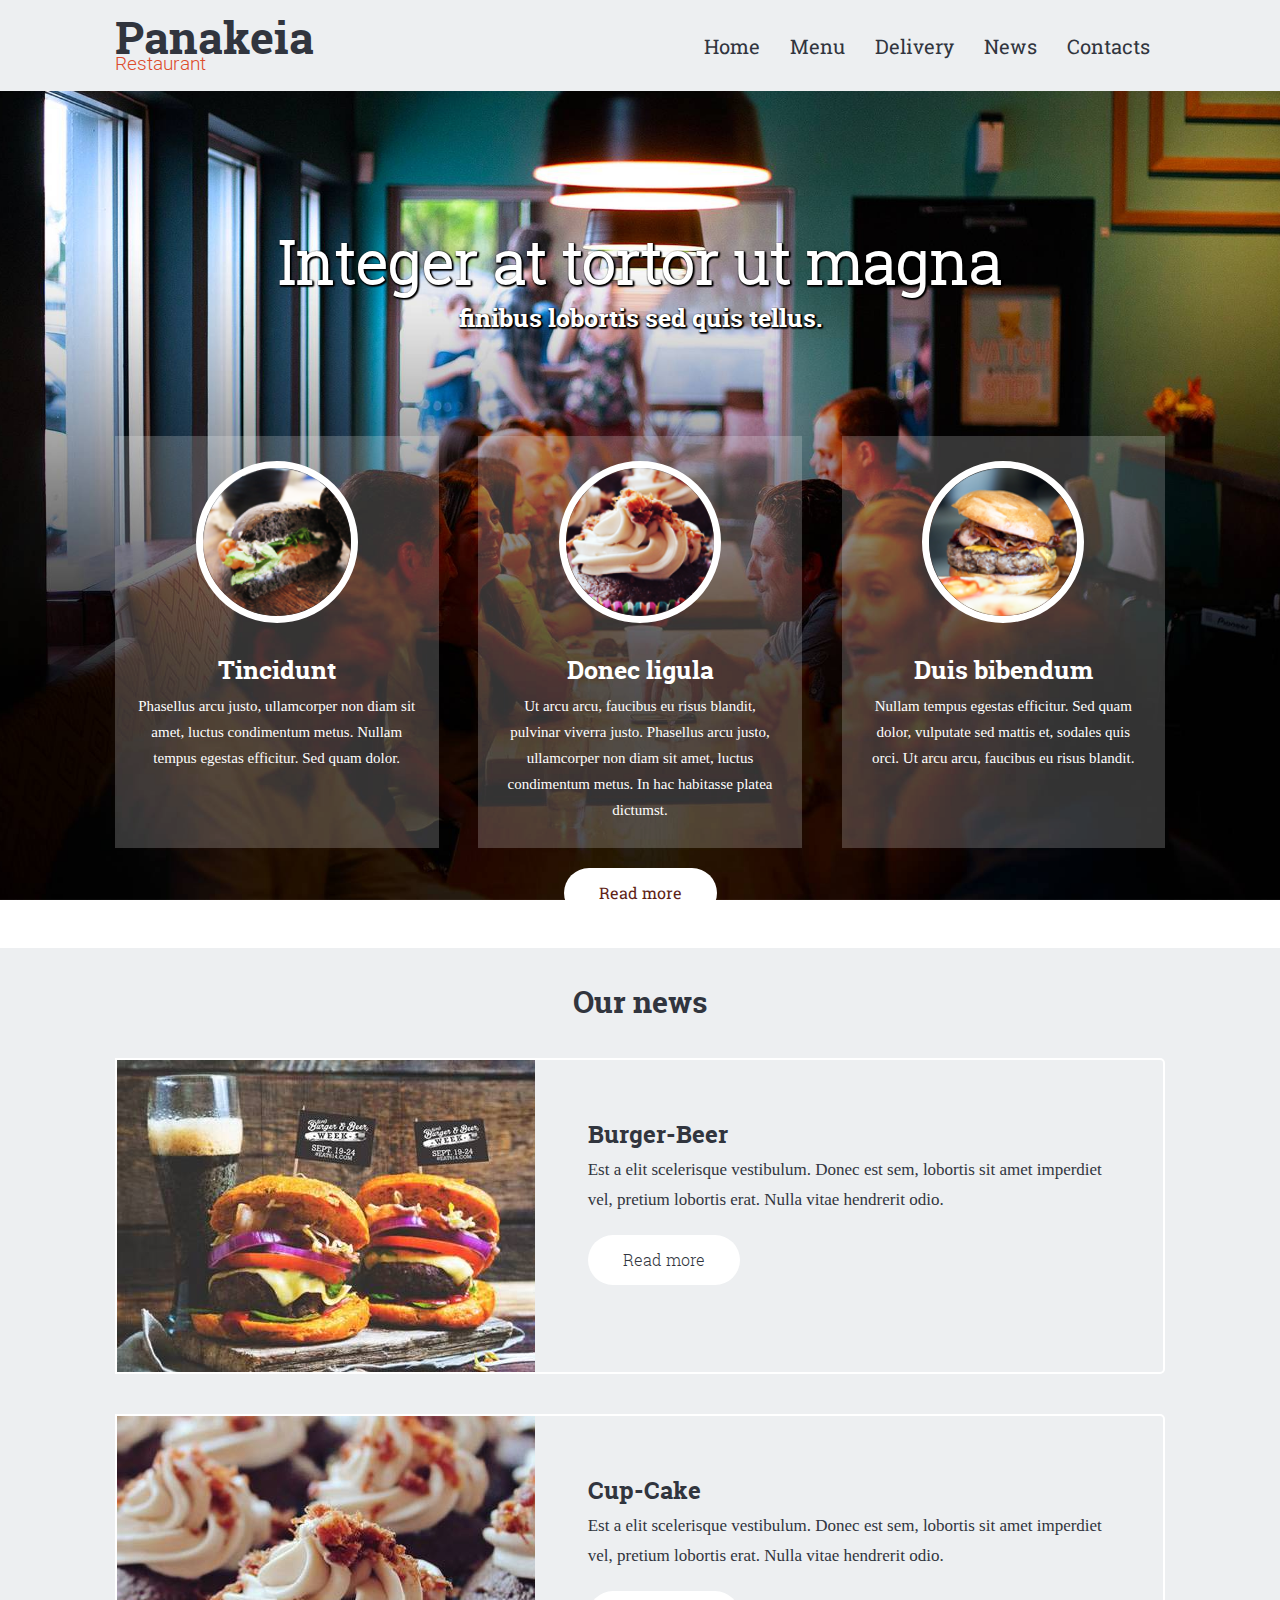
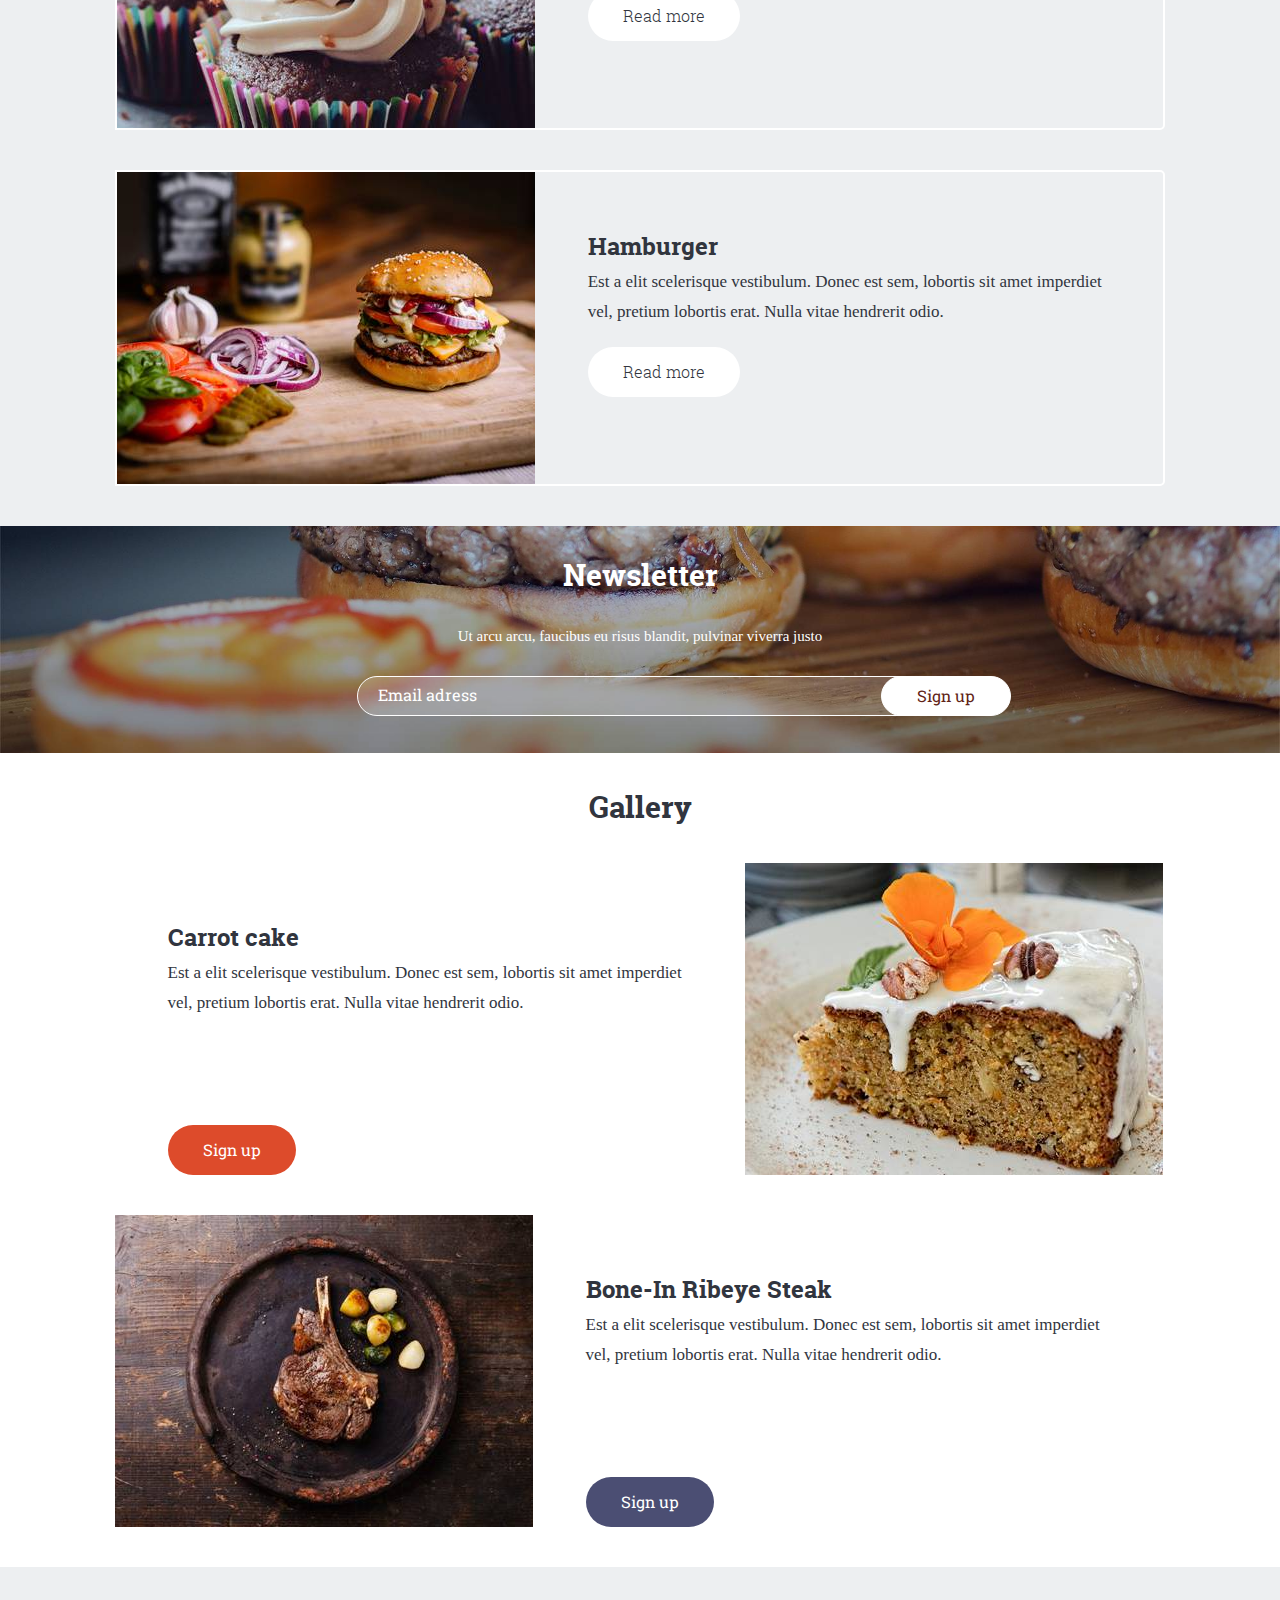
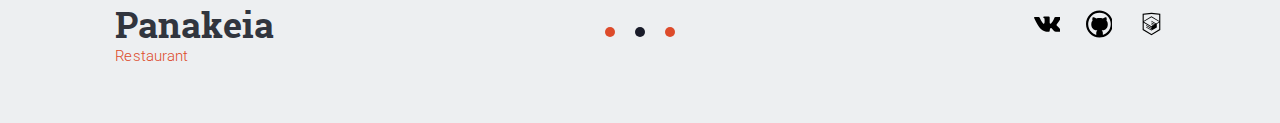
<file: portfolio/Panakeia/index.html>
<!DOCTYPE html>
<html lang="ru">

<head>
  <meta charset="utf-8">
  <meta name="viewport" content="width=device-width, initial-scale=1.0">
  <title>ash.github.io</title>
  <link rel="stylesheet" href="css/style.min.css">
  <link rel="stylesheet" href="css/normalize.css">
</head>

<body class="page">
  <svg style="display:none" xmlns="http://www.w3.org/2000/svg">
    <symbol id="github-logo" viewBox="0 0 512 512">
      <path d="M256 0C114.615 0 0 114.615 0 256s114.615 256 256 256 256-114.615 256-256S397.385 0 256 0zm152.027 408.027c-19.76 19.759-42.756 35.267-68.354 46.094a213.671 213.671 0 0 1-19.801 7.246V423c0-20.167-6.916-35-20.75-44.5 8.668-.833 16.625-2 23.875-3.5s14.918-3.667 23-6.5c8.084-2.833 15.334-6.208 21.75-10.125 6.418-3.917 12.584-9 18.5-15.25 5.918-6.25 10.875-13.333 14.875-21.25s7.168-17.417 9.5-28.5c2.334-11.083 3.5-23.292 3.5-36.625 0-25.833-8.416-47.833-25.25-66 7.668-20 6.834-41.75-2.5-65.25l-6.25-.75c-4.332-.5-12.125 1.333-23.375 5.5s-23.875 11-37.875 20.5c-19.832-5.5-40.416-8.25-61.749-8.25-21.5 0-42 2.75-61.5 8.25-8.833-6-17.208-10.958-25.125-14.875s-14.25-6.583-19-8-9.167-2.292-13.25-2.625-6.708-.417-7.875-.25-2 .333-2.5.5c-9.333 23.667-10.167 45.417-2.5 65.25-16.833 18.167-25.25 40.167-25.25 66 0 13.333 1.167 25.542 3.5 36.625s5.5 20.583 9.5 28.5 8.958 15 14.875 21.25 12.083 11.333 18.5 15.25 13.667 7.292 21.75 10.125 15.75 5 23 6.5 15.208 2.667 23.875 3.5c-13.667 9.333-20.5 24.167-20.5 44.5v39.115a213.687 213.687 0 0 1-22.3-7.994c-25.597-10.827-48.594-26.335-68.353-46.094-19.758-19.758-35.267-42.756-46.093-68.354C46.679 313.195 41 285.043 41 256s5.679-57.195 16.879-83.675c10.827-25.597 26.335-48.594 46.093-68.353 19.758-19.759 42.756-35.267 68.353-46.093C198.805 46.679 226.957 41 256 41s57.195 5.679 83.676 16.879c25.598 10.827 48.594 26.335 68.354 46.093 19.758 19.758 35.266 42.756 46.092 68.353C465.32 198.805 471 226.957 471 256s-5.68 57.195-16.879 83.675c-10.826 25.596-26.336 48.595-46.094 68.352z"/>
  </symbol>
  <symbol id="github" viewBox="0 0 16 16">
    <path d="M8 0a8 8 0 0 0-8 8 8 8 0 0 0 5.47 7.59c.4.075.547-.172.547-.385 0-.19-.007-.693-.01-1.36-2.226.483-2.695-1.073-2.695-1.073-.364-.924-.89-1.17-.89-1.17-.725-.496.056-.486.056-.486.803.056 1.225.824 1.225.824.714 1.223 1.873.87 2.33.665.072-.517.278-.87.507-1.07-1.777-.2-3.644-.888-3.644-3.953 0-.873.31-1.587.823-2.147-.09-.202-.36-1.015.07-2.117 0 0 .67-.215 2.2.82a7.67 7.67 0 0 1 2-.27 7.67 7.67 0 0 1 2 .27c1.52-1.035 2.19-.82 2.19-.82.43 1.102.16 1.915.08 2.117a3.1 3.1 0 0 1 .82 2.147c0 3.073-1.87 3.75-3.65 3.947.28.24.54.73.54 1.48 0 1.07-.01 1.93-.01 2.19 0 .21.14.46.55.38A7.972 7.972 0 0 0 16 8a8 8 0 0 0-8-8"/>
  </symbol>
  <symbol id="htmlacademy" viewBox="0 0 60 60">
    <path d="M30.2 5H30L10.3 7.1v36.2L30 55l19.7-11.7V7.1L30.2 5zm17 36.8L30 52 12.8 41.8V27l17.1 10.2V39l-11.7-7v1.8L30 40.9v1.9l-11.8-7v1.8l11.8 7 11.9-7.1v-7.6l5.3-3.2v15.1zm-.1-17l-4.7 2.8-2.2 1.3-10.3-6.1v1.8l8.8 5.3h-.1l-.2.1-1.3.7-7.3-4.3v1.8l5.8 3.4-1.4.9-4.3-2.6v1.8l2.9 1.7-2.9 1.7-17-10.1 17-10.2 17.2 10zm.1-1.8L29.9 12.8 12.8 23V9.4L30 7.6l17.2 1.8V23z"/>
  </symbol>
    <symbol id="vk" viewBox="0 0 304.36 304.36">
      <path d="M261.945 175.576c10.096 9.857 20.752 19.131 29.807 29.982 4 4.822 7.787 9.798 10.684 15.394 4.105 7.955.387 16.709-6.746 17.184l-44.34-.02c-11.436.949-20.559-3.655-28.23-11.474-6.139-6.253-11.824-12.908-17.727-19.372-2.42-2.642-4.953-5.128-7.979-7.093-6.053-3.929-11.307-2.726-14.766 3.587-3.523 6.421-4.322 13.531-4.668 20.687-.475 10.441-3.631 13.186-14.119 13.664-22.414 1.057-43.686-2.334-63.447-13.641-17.422-9.968-30.932-24.04-42.691-39.971-22.895-31.021-40.428-65.108-56.186-100.15C-2.01 76.458.584 72.22 9.295 72.07c14.465-.281 28.928-.261 43.41-.02 5.879.086 9.771 3.458 12.041 9.012 7.826 19.243 17.402 37.551 29.422 54.521 3.201 4.518 6.465 9.036 11.113 12.216 5.142 3.521 9.057 2.354 11.476-3.374 1.535-3.632 2.207-7.544 2.553-11.434 1.146-13.383 1.297-26.743-.713-40.079-1.234-8.323-5.922-13.711-14.227-15.286-4.238-.803-3.607-2.38-1.555-4.799 3.564-4.172 6.916-6.769 13.598-6.769h50.111c7.889 1.557 9.641 5.101 10.721 13.039l.043 55.663c-.086 3.073 1.535 12.192 7.07 14.226 4.43 1.448 7.35-2.096 10.008-4.905 11.998-12.734 20.561-27.783 28.211-43.366 3.395-6.852 6.314-13.968 9.143-21.078 2.096-5.276 5.385-7.872 11.328-7.757l48.229.043c1.43 0 2.877.021 4.262.258 8.127 1.385 10.354 4.881 7.844 12.817-3.955 12.451-11.65 22.827-19.174 33.251-8.043 11.129-16.645 21.877-24.621 33.072-7.328 10.223-6.746 15.376 2.357 24.255zm0 0" fill-rule="evenodd" clip-rule="evenodd"/>
  </symbol>
  </svg>
  <header class="page-header">
    <nav class="main-nav main-nav--nojs main-nav--closed">
      <div class="main-nav__wrapper">
        <div class="main-nav__logo">
          <a href="#">Panakeia</a>
          <span>Restaurant</span>
        </div>
        <button class="main-nav__toggle" type="button">Открыть меню</button>
        <ul class="main-nav__items">
          <li class="main-nav__item">
            <a class="main-nav__link" href="#">Home</a>
          </li>
          <li class="main-nav__item">
            <a class="main-nav__link" href="#">Menu</a>
          </li>
          <li class="main-nav__item">
            <a class="main-nav__link" href="#">Delivery</a>
          </li>
          <li class="main-nav__item">
            <a class="main-nav__link" href="#">News</a>
          </li>
          <li class="main-nav__item">
            <a class="main-nav__link" href="#">Contacts</a>
          </li>
        </ul>
      </div>
    </nav>
  </header>
  <div class="intro">
    <div class="intro__wrapper">
      <div class="intro__header">
        <h1 class="intro__text-title">Integer at tortor ut magna</h1>
        <span class="intro__text-subtitle">finibus lobortis sed quis tellus.</span>
      </div>
      <div class="intro__items">
        <div class="intro__item">
          <div class="intro__item-photo">
            <img src="img/intro__item-1.png" alt="" width="148" height="148">
          </div>
          <div class="intro__item-descr">
            <p class="intro__item-title">Tincidunt</p>
            <span class="intro__item-text">Phasellus arcu justo, ullamcorper non diam sit amet, luctus condimentum metus. Nullam tempus egestas efficitur. Sed quam dolor.</span>
          </div>
        </div>
        <div class="intro__item">
          <div class="intro__item-photo">
            <img src="img/intro__item-2.png" alt="" width="148" height="148">
          </div>
          <div class="intro__item-descr">
            <p class="intro__item-title">Donec ligula</p>
            <span class="intro__item-text">Ut arcu arcu, faucibus eu risus blandit, pulvinar viverra justo. Phasellus arcu justo, ullamcorper non diam sit amet, luctus condimentum metus. In hac habitasse platea dictumst.</span>
          </div>
        </div>
        <div class="intro__item">
          <div class="intro__item-photo">
            <img src="img/intro__item-3.png" alt="" width="148" height="148">
          </div>
          <div class="intro__item-descr">
            <p class="intro__item-title">Duis bibendum</p>
            <span class="intro__item-text">Nullam tempus egestas efficitur. Sed quam dolor, vulputate sed mattis et, sodales quis orci. Ut arcu arcu, faucibus eu risus blandit.</span>
          </div>
        </div>
        <a href="#" class="btn intro__btn">Read more</a>
      </div>
    </div>
  </div>
  <div class="news">
    <div class="news__wrapper">
      <div class="news__header">
        <h2 class="news__header-title">Our news</h2>
      </div>
      <div class="news__items">
        <div class="news__item">
          <div class="news__item-photo">
            <picture>
              <source media="(min-width: 1150px)" srcset="img/news__item-photo-1(1150).jpg">
              <source media="(min-width: 768px)" srcset="img/news__item-photo-1(768).jpg">
              <img src="img/news__item-photo-1.jpg" alt="" width="260" height="178">
            </picture>
          </div>
          <div class="news__item-descr">
            <p class="news__item-title">Burger-Beer</p>
            <span class="news__item-text">Est a elit scelerisque vestibulum. Donec est sem, lobortis sit amet imperdiet vel, pretium lobortis erat. Nulla vitae hendrerit odio.</span>
            <a href="#" class="btn news__btn">Read more</a>
          </div>
        </div>
        <div class="news__item">
          <div class="news__item-photo">
            <picture>
              <source media="(min-width: 1150px)" srcset="img/news__item-photo-2(1150).jpg">
              <source media="(min-width: 768px)" srcset="img/news__item-photo-2(768).jpg">
              <img src="img/news__item-photo-2.jpg" alt="" width="260" height="178">
            </picture>
          </div>
          <div class="news__item-descr">
            <p class="news__item-title">Cup-Cake</p>
            <span class="news__item-text">Est a elit scelerisque vestibulum. Donec est sem, lobortis sit amet imperdiet vel, pretium lobortis erat. Nulla vitae hendrerit odio.</span>
            <a href="#" class="btn news__btn">Read more</a>
          </div>
        </div>
        <div class="news__item">
          <div class="news__item-photo">
            <picture>
              <source media="(min-width: 1150px)" srcset="img/news__item-photo-3(1150).jpg">
              <source media="(min-width: 768px)" srcset="img/news__item-photo-3(768).jpg">
              <img src="img/news__item-photo-3.jpg" alt="" width="260" height="178">
            </picture>
          </div>
          <div class="news__item-descr">
            <p class="news__item-title">Hamburger</p>
            <span class="news__item-text">Est a elit scelerisque vestibulum. Donec est sem, lobortis sit amet imperdiet vel, pretium lobortis erat. Nulla vitae hendrerit odio.</span>
            <a href="#" class="btn news__btn">Read more</a>
          </div>
        </div>
      </div>
    </div>
  </div>
  <div class="subscribe">
    <div class="subscribe__wrapper">
      <div class="subscribe__header">
        <h2 class="subscribe__header-title">Newsletter</h2>
        <span class="subscribe__header-text">Ut arcu arcu, faucibus eu risus blandit, pulvinar viverra justo</span>
      </div>
      <form method="post" action="#" class="subscribe-form">
        <input type="email" class="subscribe-form__input" name="email" id="email" placeholder="Email adress">
        <input type="submit" class="btn subscribe-form__btn" value="Sign up">
      </form>
    </div>
  </div>
  <div class="gallery">
    <div class="gallery__wrapper">
      <div class="gallery__header">
        <h2 class="gallery__header-title">Gallery</h2>
      </div>
      <div class="gallery__items">
        <div class="gallery__item">
          <div class="gallery__item-photo">
            <picture>
              <source media="(min-width: 1150px)" srcset="img/gallery-item__photo-1(1150).jpg">
              <source media="(min-width: 768px)" srcset="img/gallery-item__photo-1(768).jpg">
              <img src="img/gallery-item__photo-1.jpg" with="260" height="195" alt="">
            </picture>
          </div>
          <div class="gallery__item-descr">
            <p class="gallery__item-title">Carrot cake</p>
            <span class="gallery__item-text">Est a elit scelerisque vestibulum. Donec est sem, lobortis sit amet imperdiet vel, pretium lobortis erat. Nulla vitae hendrerit odio.</span>
            <a href="#" class="btn gallery__btn gallery__btn--orange">Sign up</a>
          </div>
        </div>
        <div class="gallery__item">
          <div class="gallery__item-photo gallery__item-photo--reverse">
            <picture>
              <source media="(min-width: 1150px)" srcset="img/gallery-item__photo-2(1150).jpg">
              <source media="(min-width: 768px)" srcset="img/gallery-item__photo-2(768).jpg">
              <img src="img/gallery-item__photo-2.jpg" with="260" height="195" alt="">
            </picture>
          </div>
          <div class="gallery__item-descr">
            <p class="gallery__item-title">Bone-In Ribeye Steak</p>
            <span class="gallery__item-text">Est a elit scelerisque vestibulum. Donec est sem, lobortis sit amet imperdiet vel, pretium lobortis erat. Nulla vitae hendrerit odio.</span>
            <a href="#" class="btn gallery__btn gallery__btn--violet">Sign up</a>
          </div>
        </div>
      </div>
    </div>
  </div>
  <div class="page-footer">
    <div class="page-footer__wrapper">
      <div class="page-footer__logo">
        <a href="#">Panakeia</a>
        <span>Restaurant</span>
      </div>
      <div class="social-links">
        <a class="social__link" href="#">
          <svg class="social__link-icon" width="26.943px" height="34.09px">
            <use xmlns:xlink="http://www.w3.org/1999/xlink" xlink:href="#vk"></use>
          </svg>
        </a>
        <a class="social__link" href="#">
          <svg class="social__link-icon" width="26.943px" height="34.09px">
            <use xmlns:xlink="http://www.w3.org/1999/xlink" xlink:href="#github-logo"></use>
          </svg>
        </a>
        <a class="social__link" href="#">
          <svg class="social__link-icon" width="26.943px" height="34.09px">
            <use xmlns:xlink="http://www.w3.org/1999/xlink" xlink:href="#htmlacademy"></use>
          </svg>
        </a>
      </div>
    </div>
  </div>
  <script src="js/menu-script.js"></script>
  <script src="js/picturefill.js"></script>
</body>

</html>
</file>
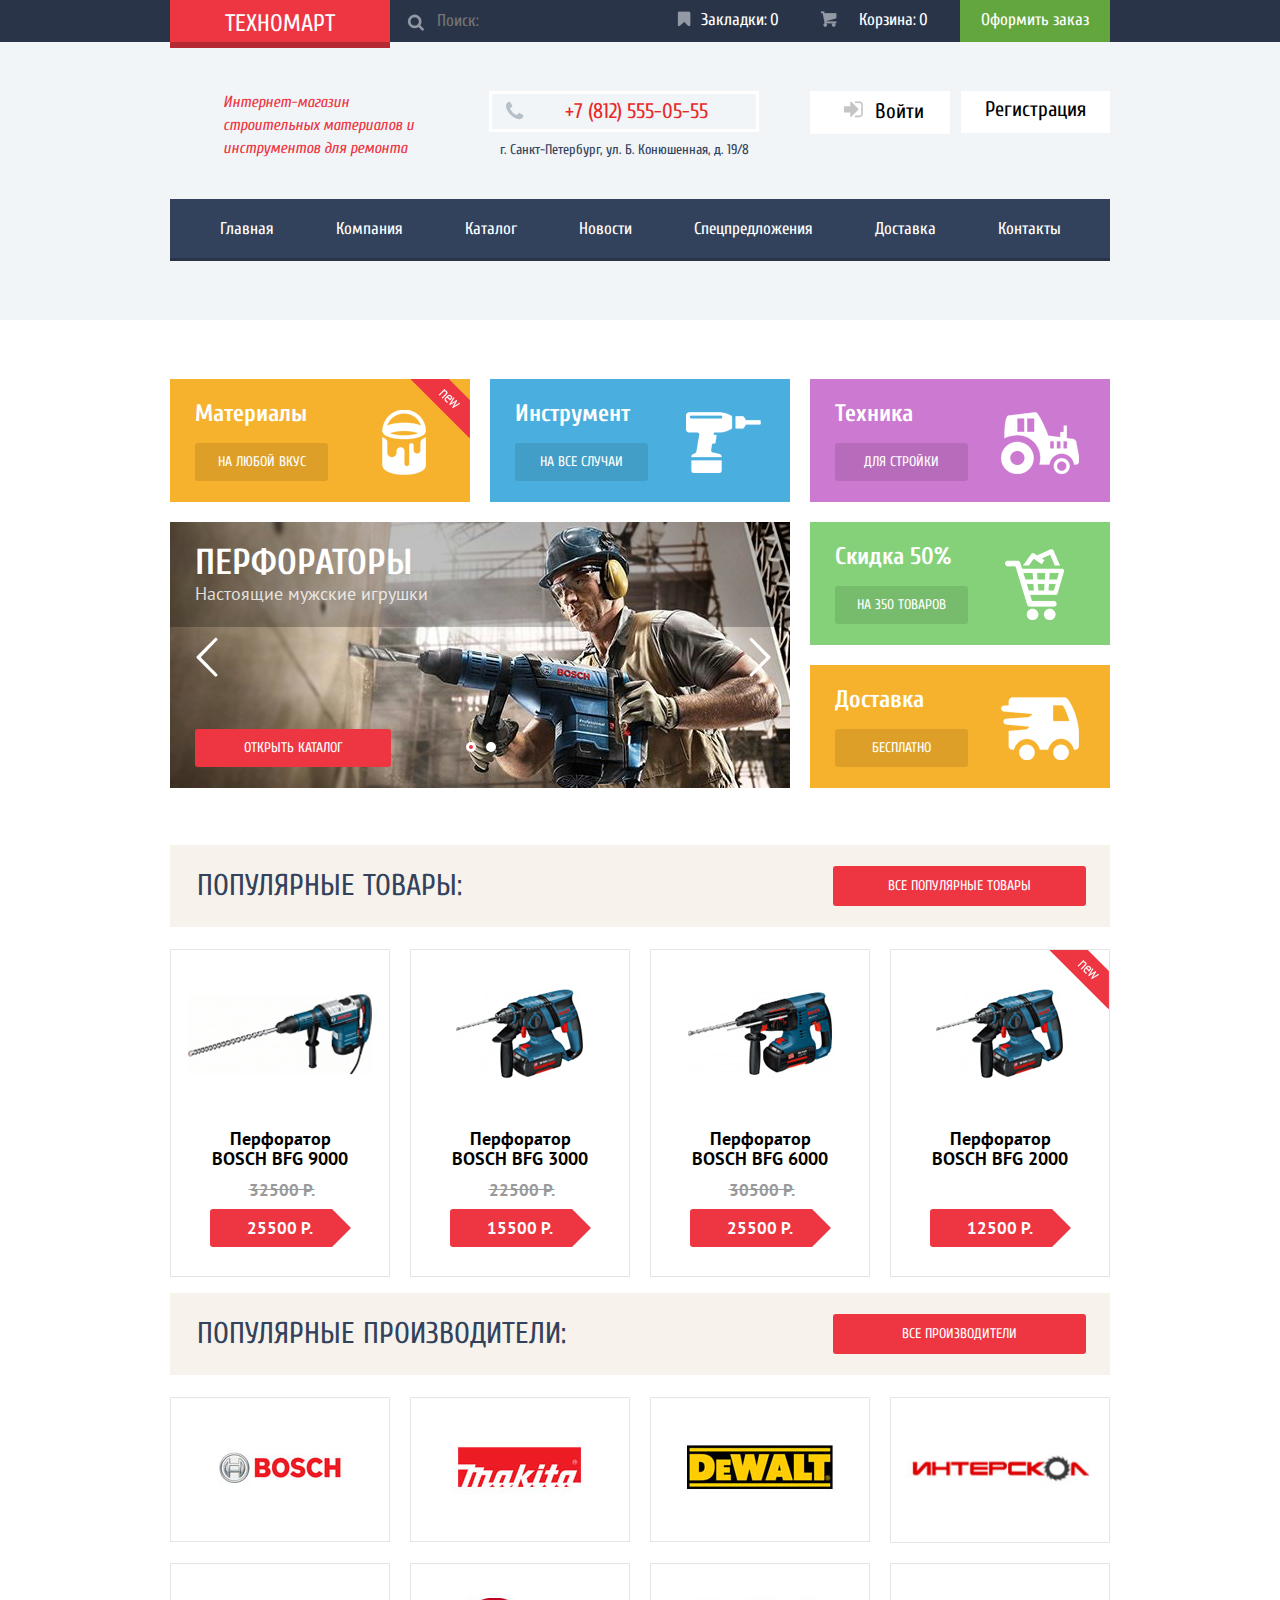
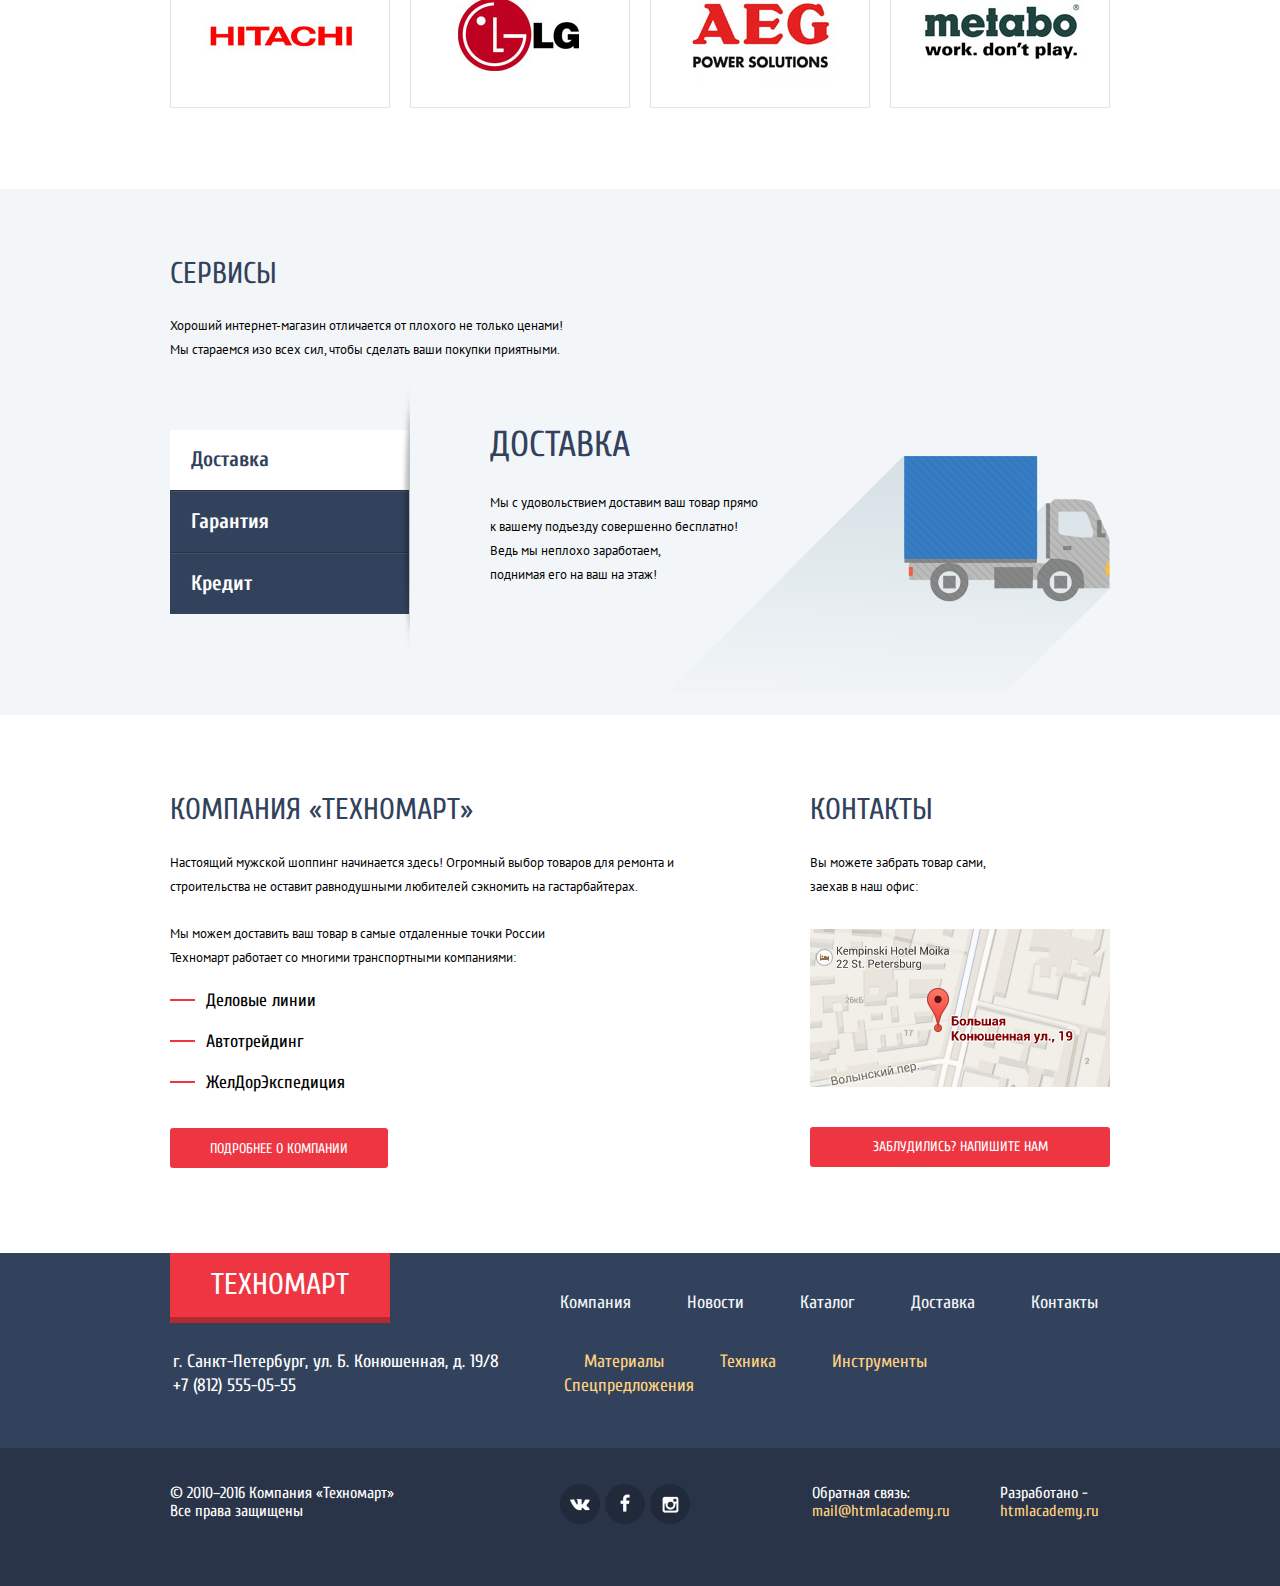
<file: portfolio/Technomart/index.html>
<!DOCTYPE html>
<html lang="ru">
<head>
	<meta charset="utf-8">
	<title>HTML Academy: Техномарт</title>
	<link href="https://fonts.googleapis.com/css?family=Cuprum:400,400i,700|PT+Sans:400,700&amp;subset=cyrillic" rel="stylesheet">
	<link rel="stylesheet" href="css/normalize.css">
	<link rel="stylesheet" href="css/style.min.css">
</head>
<body>
	<!-- Логотип и прочее -->
	<header class="main-header">
		<div class="container-center clearfix">
			<a href="index.html" class="logo">ТЕХНОМАРТ</a>
			<form class="header-search" action="https://echo.htmlacademy.ru/" method="get">
				<input type="search" name="search" id="search" placeholder="Поиск:">
				<label class="input-search" for="search"></label>
			</form>
			<a href="#" class="bookmarks active">Закладки:<span>0</span></a>
			<a href="#" class="cart">Корзина:<span>0</span></a>
			<a href="#" class="order">Оформить заказ</a>
		</div>
	</header>
	<div class="information-container">
		<div class="container-center">
			<div class="information-content clearfix">
				<div class="information-description">
					Интернет-магазин строительных материалов и инструментов для ремонта
				</div>
				<div class="information-address">
					<div class="information-phone">
						+7 (812) 555-05-55
					</div>
					<div class="adress">
						г. Санкт-Петербург, ул. Б. Конюшенная, д. 19/8
					</div>
				</div>
				<div class="information-authorization">
					<a class="login" href="#">Войти</a>
					<a class="registration" href="#">Регистрация</a>
				</div>
			</div>
			<!-- Меню навигации -->
			<nav class="navigation">
				<ul>
					<li><a href="index.html">Главная</a></li>
					<li><a href="#">Компания</a></li>
					<li><a href="catalog.html">Каталог</a></li>
					<li><a href="#">Новости</a></li>
					<li><a href="#">Спецпредложения</a></li>
					<li><a href="#">Доставка</a></li>
					<li><a href="#">Контакты</a></li>
				</ul>
			</nav>
		</div>
	</div>
	<div class="container-content">
		<div class="container-center">
			<!-- Слайдер и другие блоки -->
			<div class="services clearfix">
				<div class="services-item services-item-materials new">
					<h3>Материалы</h3>
					<a href="#">На любой вкус</a>
				</div>
				<div class="services-item services-item-tools">
					<h3>Инструмент</h3>
					<a href="#">На все случаи</a>
				</div>
				<div class="services-item services-item-tech">
					<h3>Техника</h3>
					<a href="#">Для стройки</a>
				</div>
				<div class="service-slider">
					<input type="radio" id="btn-1" name="toggle" checked>
					<input type="radio" id="btn-2" name="toggle">
					<div class="slider-controls">
						<label for="btn-1"></label>
						<label for="btn-2"></label>
					</div>
					<div class="slides">
						<div class="slide">
							<div class="slide-text">
								<h2 class="slide-title">Перфораторы</h2>
								<p class="text-slider">Настоящие мужские игрушки</p>
								<a class="main-btn" href="catalog.html">Открыть каталог</a>
							</div>
						</div>
						<div class="slide">
							<div class="slide-text">
								<h2 class="slide-title">Дрели</h2>
								<p class="text-slider">Соседям на радость!</p>
								<a class="main-btn" href="catalog.html">Открыть каталог</a>
							</div>
						</div>
					</div>
				</div>
				<div class="services-item services-item-dicount">
					<h3>Скидка 50%</h3>
					<a href="#">На 350 товаров</a>
				</div>
				<div class="services-item services-item-delivery">
					<h3>Доставка</h3>
					<a href="#">Бесплатно</a>
				</div>
			</div>
			<!-- Заголовок популярные товары -->
			<div class="popular-block clearfix">
				<h2 class="page-title">Популярные товары:</h2>
				<a class="main-btn" href="#">Все популярные товары</a>
			</div>
			<!-- Популярные Товары -->
			<div class="popular-goods-block clearfix">
				<div class="popular-goods-item">
					<div class="action">
						<a href="#" class="buy">Купить</a>
						<a href="#" class="bookmark">В закладки</a>
					</div>
					<div class="popular-goods-image">
						<img src="img/bfg-9000.jpg" alt="Перфоратор BOSCH BFG 9000" width="218" height="168">
					</div>
					<p>Перфоратор BOSCH BFG 9000</p>
					<div class="old-price">
						32500 Р.
					</div>
					<div class="current-price">25500 Р.</div>
				</div>
				<div class="popular-goods-item">
					<div class="action">
						<a href="#" class="buy">Купить</a>
						<a href="#" class="bookmark">В закладки</a>
					</div>
					<div class="popular-goods-image">
						<img src="img/bfg-3000.jpg" alt="Перфоратор BOSCH BFG 3000" width="218" height="168">
					</div>
					<p>Перфоратор BOSCH BFG 3000</p>
					<div class="old-price">
						22500 Р.
					</div>
					<div class="current-price">15500 Р.</div>
				</div>
				<div class="popular-goods-item">
					<div class="action">
						<a href="#" class="buy">Купить</a>
						<a href="#" class="bookmark">В закладки</a>
					</div>
					<div class="popular-goods-image">
						<img src="img/bfg-6000.jpg" alt="Перфоратор BOSCH BFG 6000" width="218" height="168">
					</div>
					<p>Перфоратор BOSCH BFG 6000</p>
					<div class="old-price">
						30500 Р.
					</div>
					<div class="current-price">25500 Р.</div>
				</div>
				<div class="popular-goods-item new">
					<div class="action">
						<a href="#" class="buy">Купить</a>
						<a href="#" class="bookmark">В закладки</a>
					</div>
					<div class="popular-goods-image">
						<img src="img/bfg-2000.jpg" alt="Перфоратор BOSCH BFG 2000" width="218" height="168">
					</div>
					<p>Перфоратор BOSCH BFG 2000</p>
				<!-- <div class="old-price">
					</div> -->
					<div class="current-price">12500 Р.</div>
				</div>
			</div>
			<!-- Заголовок производителей -->
			<div class="popular-block clearfix">
				<h2 class="page-title">Популярные производители:</h2>
				<a class="main-btn" href="#">Все производители</a>
			</div>
			<!-- Производители -->
			<div class="brands clearfix">
				<a class="brand" href="#">
					<img src="img/bosch.jpg" width="218" height="143" alt="Бренды">
				</a>
				<a class="brand" href="#">
					<img src="img/makita.jpg" width="218" height="143" alt="Бренды">
				</a>
				<a class="brand" href="#">
					<img src="img/dewalt.jpg" width="218" height="143" alt="Бренды">
				</a>
				<a class="brand" href="#">
					<img src="img/intersсol.jpg" width="218" height="143" alt="Бренды">
				</a>
				<a class="brand" href="#">
					<img src="img/hitachi.jpg" width="218" height="143" alt="Бренды">
				</a>
				<a class="brand" href="#">
					<img src="img/lg.jpg" width="218" height="143" alt="Бренды">
				</a>
				<a class="brand" href="#">
					<img src="img/aeg.jpg" width="218" height="143" alt="Бренды">
				</a>
				<a class="brand" href="#">
					<img src="img/metabo.jpg" width="218" height="143" alt="Бренды">
				</a>
			</div>
		</div>
			<!-- Сервисы -->
		<div class="services-block clearfix">
			<div class="container-center">
				<h2 class="page-title">Сервисы</h2>
				<p class="page-text">Хороший интернет-магазин отличается от плохого не только ценами! Мы стараемся изо всех сил, чтобы сделать ваши покупки приятными.</p>
				<div class="services-tabs clearfix">
					<input type="radio" id="button-1" name="services-toggle" checked>
					<input type="radio" id="button-2" name="services-toggle">
					<input type="radio" id="button-3" name="services-toggle">
					<div class="services-toggles">
						<label for="button-1">Доставка</label>
						<label for="button-2">Гарантия</label>
						<label for="button-3">Кредит</label>
					</div>
					<div class="services-slide delivery">
						<h2 class="tab-title">Доставка</h2>
						<p class="page-text">Мы с удовольствием доставим ваш товар прямо
						к вашему подъезду совершенно бесплатно!
						Ведь мы неплохо заработаем, <br>
						поднимая его на ваш на этаж!</p>
					</div>
					<div class="services-slide guarantee">
						<h2 class="tab-title">Гарантия</h2>
						<p class="page-text">Если купленный у нас товар поломается или заискрит, <br>
						а также в случае пожара, спровоцированного его возгаранием,  вы всегда можете быть уверены в нашей гарантии. Мы обменяем сгоревший товар на новый. <br> Дом уж восстановите как-нибудь сами.</p>
					</div>
					<div class="services-slide credit">
						<h2 class="tab-title">Кредит</h2>
						<p class="page-text">Залезть в долговую яму стало проще! <br>
						Кредитные консультанты придут вам на помощь.</p>
						<a class="main-btn" href="#">Отправить заявку</a>
					</div>
				</div>
			</div>
		</div>
		<!-- О компании -->
		<div class="company-block">
			<div class="container-center clearfix">
				<div class="about-company">
					<h2 class="page-title">Компания «Техномарт»</h2>
					<p class="page-text">Настоящий мужской шоппинг начинается здесь! Огромный выбор товаров для ремонта и строительства не оставит равнодушными любителей сэкномить на гастарбайтерах.</p>
					<p class="page-text">Мы можем доставить ваш товар в самые отдаленные точки России Техномарт работает со многими транспортными компаниями: </p>
					<ul>
						<li>Деловые линии</li>
						<li>Автотрейдинг</li>
						<li>ЖелДорЭкспедиция</li>
					</ul>
					<a class="main-btn" href="#">Подробнее о компании</a>
				</div>
				<!-- Карта -->
				<div class="about-company-contacts">
					<h2 class="page-title">Контакты</h2>
					<p class="page-text">Вы можете забрать товар сами, заехав в наш офис:</p>
					<div class="map">
						<a href="map.html" class="map">
							<img src="img/map-small.jpg" alt="Карта" width="300" height="158">
						</a>
					</div>
					<a class="main-btn write-us" href="feedback-form.html">Заблудились? Напишите нам</a>
				</div>
			</div>
		</div>
	</div>
	<!-- Футер верхняя часть-->
	<footer>
		<div class="footer-top">
			<div class="container-center clearfix">
				<a class="logo" href="index.html">ТЕХНОМАРТ</a>
				<div class="footer-navigation">
					<ul class="footer-nav-first">
						<li><a href="#">Компания</a></li>
						<li><a href="#">Новости</a></li>
						<li><a href="catalog.html">Каталог</a></li>
						<li><a href="#">Доставка</a></li>
						<li class="last-paragraph"><a href="#">Контакты</a></li>
					</ul>
					<ul class="footer-nav-second">
						<li><a href="#">Материалы</a></li>
						<li><a href="#">Техника</a></li>
						<li><a href="#">Инструменты</a></li>
						<li class="last-paragraph"><a href="#">Спецпредложения</a></li>
					</ul>
				</div>
				<div class="footer-contacts">
					г. Санкт-Петербург, ул. Б. Конюшенная, д. 19/8
					+7 (812) 555-05-55
				</div>
			</div>
		</div>
				<!-- Футер нижняя часть -->
		<div class="footer-bottom">
			<div class="container-center clearfix">
				<div class="footer-rights">
					© 2010–2016 Компания «Техномарт» <br> Все права защищены
				</div>
				<div class="footer-social">
					<a class="btn-social social-vk" href="http://vk.com">vk.com</a>
					<a class=" btn-social social-fb" href="http://facebook.com">facebook.com</a>
					<a class="btn-social social-in" href="http://instagram.com">instagram.com</a>
				</div>
				<div class="footer-design">
					<p>Разработано -</p>
					<a href="http://htmlacademy.ru">htmlacademy.ru</a>
				</div>
				<div class="footer-feedback">
					<p>Обратная связь:</p>
					<a href="mailto:mail@htmlacademy.ru">mail@htmlacademy.ru</a>
				</div>
			</div>
		</div>
	</footer>

	<!-- Модальное окно логина -->
	<div class="modal-content-login">
		<button class="modal-content-close" type="button" title="Закрыть">Закрыть</button>
		<form action="https://echo.htmlacademy.ru/" class="login-enter" method="post">
			<input type="text" class="login-field" name="login" placeholder="Логин">
			<input type="password" class="password-field" name="password" placeholder="Пароль">
			<input type="checkbox" id="remember" name="remember" checked>
			<label for="remember">Запомнить меня</label>
			<div class="button-send-login">
				<input type="submit" value="Войти" class="main-btn">
				<input type="submit" value="Забыл пароль" class="main-btn">
			</div>
		</form>
	</div>
		<!-- Конец -->

		<!-- Модальное окно Корзины -->
	<div class="modal-content-cart">
		<button class="modal-content-close" type="button" title="Закрыть">Закрыть</button>
		<span>Товар добавлен в корзину</span>
		<div class="button-send-cart">
			<a href="#" class="main-btn checkout">Оформить заказ</a>
			<a href="#" class="main-btn contshopp">Продолжить покупки</a>
		</div>
	</div>
		<!-- Конец -->

		<!-- Модальное окно формы обратной связи -->
	<div class="modal-content-feedback">
		<button class="modal-content-close" type="button" title="Закрыть">Закрыть</button>
		<form class="feedback-form" action="https://echo.htmlacademy.ru/" method="post">
			<div class="user-info-block clearfix">
				<div class="user-name-block">
					<label for="user-name">Ваше имя:</label>
					<input type="text" name="user-name" id="user-name" placeholder="Представьтесь, пожалуйста">
				</div>
				<div class="user-email-block">
					<label for="user-email">Ваш e-mail:</label>
					<input type="text" name="user-email" id="user-email" placeholder="Для отправки ответа">
				</div>
				<div class="user-text-block">
					<label for="user-text">Текст письма:</label>
					<textarea cols="50" rows="50"  name="user-text" id="user-text" placeholder="В свободной форме"></textarea>
				</div>
			</div>
			<div class="button-send-block">
				<input class="main-btn" type="submit" name="send-button" id="send-button" value="Отправить">
			</div>
		</form>
	</div>
	<!-- Конец -->

	<!-- Карта -->
	<div class="modal-content-map">
		<button class="modal-content-close" type="button" title="Закрыть">Закрыть</button>
		<script type="text/javascript" charset="utf-8" async src="https://api-maps.yandex.ru/services/constructor/1.0/js/?sid=8TQT5rX1s5P13TInNUJ2srN4nY_zM9x9&amp;width=940&amp;height=446&amp;lang=ru_RU&amp;sourceType=constructor&amp;scroll=true"></script>
	</div>
	<!-- Конец -->
	<script src="js/script.min.js"></script>
	<script src="js/catalog-script.min.js"></script>
</body>
</html>
</file>
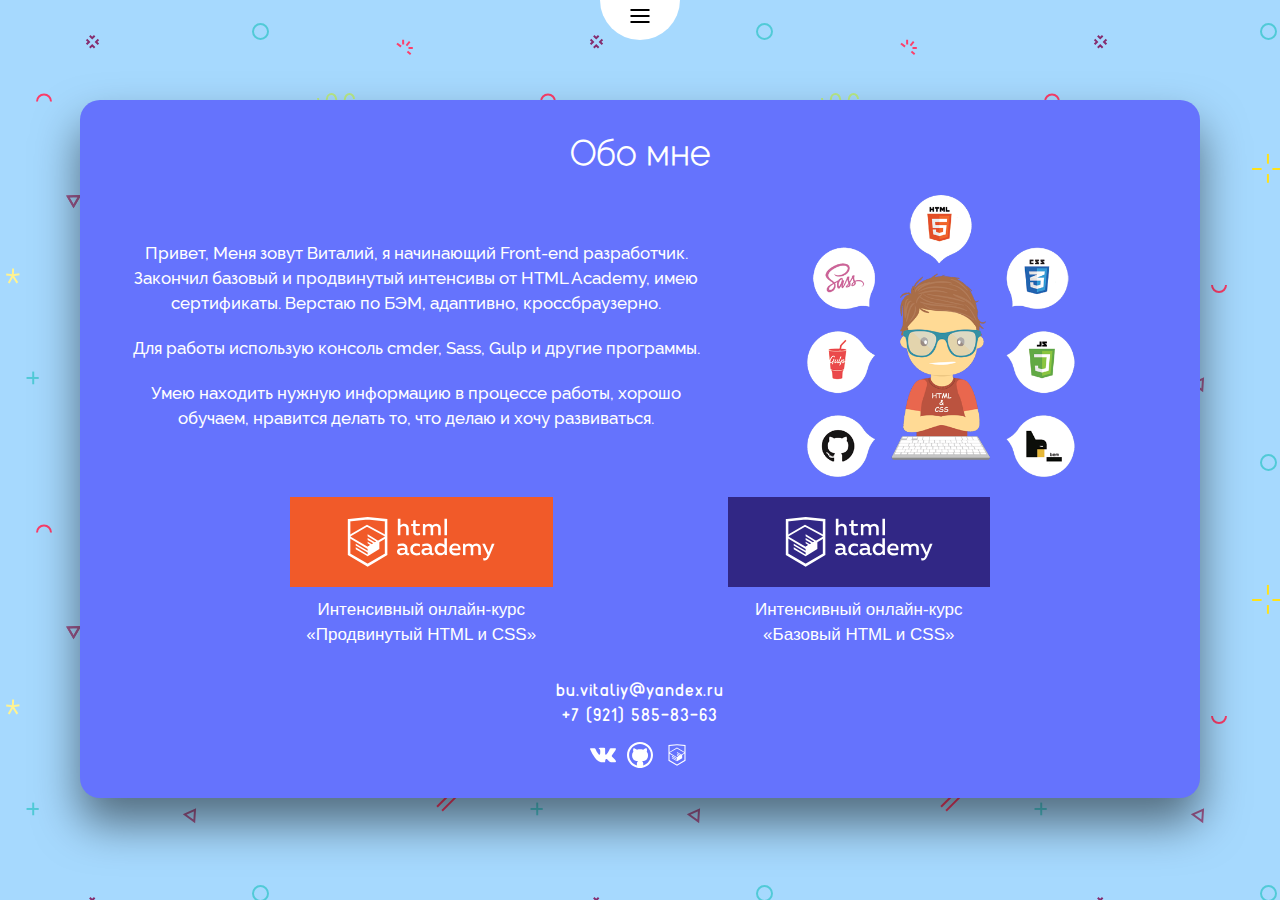
<file: about.html>
<!DOCTYPE html>
<html lang="ru">

<head>
  <meta charset="UTF-8">
  <meta name="viewport" content="width=device-width, initial-scale=1.0">
  <title>VR - About</title>
  <link rel="stylesheet" href="css/style.min.css">
  <link rel="stylesheet" href="css/normalize.min.css">
</head>

<body class="page">
  <svg xmlns="http://www.w3.org/2000/svg" xmlns:xlink="http://www.w3.org/1999/xlink" display="none">
    <symbol id="github" viewBox="0 0 512 512">
      <path d="M256 0C114.615 0 0 114.615 0 256s114.615 256 256 256 256-114.615 256-256S397.385 0 256 0zm152.027 408.027c-19.76 19.759-42.756 35.267-68.354 46.094a213.671 213.671 0 0 1-19.801 7.246V423c0-20.167-6.916-35-20.75-44.5 8.668-.833 16.625-2 23.875-3.5s14.918-3.667 23-6.5c8.084-2.833 15.334-6.208 21.75-10.125 6.418-3.917 12.584-9 18.5-15.25 5.918-6.25 10.875-13.333 14.875-21.25s7.168-17.417 9.5-28.5c2.334-11.083 3.5-23.292 3.5-36.625 0-25.833-8.416-47.833-25.25-66 7.668-20 6.834-41.75-2.5-65.25l-6.25-.75c-4.332-.5-12.125 1.333-23.375 5.5s-23.875 11-37.875 20.5c-19.832-5.5-40.416-8.25-61.749-8.25-21.5 0-42 2.75-61.5 8.25-8.833-6-17.208-10.958-25.125-14.875s-14.25-6.583-19-8-9.167-2.292-13.25-2.625-6.708-.417-7.875-.25-2 .333-2.5.5c-9.333 23.667-10.167 45.417-2.5 65.25-16.833 18.167-25.25 40.167-25.25 66 0 13.333 1.167 25.542 3.5 36.625s5.5 20.583 9.5 28.5 8.958 15 14.875 21.25 12.083 11.333 18.5 15.25 13.667 7.292 21.75 10.125 15.75 5 23 6.5 15.208 2.667 23.875 3.5c-13.667 9.333-20.5 24.167-20.5 44.5v39.115a213.687 213.687 0 0 1-22.3-7.994c-25.597-10.827-48.594-26.335-68.353-46.094-19.758-19.758-35.267-42.756-46.093-68.354C46.679 313.195 41 285.043 41 256s5.679-57.195 16.879-83.675c10.827-25.597 26.335-48.594 46.093-68.353 19.758-19.759 42.756-35.267 68.353-46.093C198.805 46.679 226.957 41 256 41s57.195 5.679 83.676 16.879c25.598 10.827 48.594 26.335 68.354 46.093 19.758 19.758 35.266 42.756 46.092 68.353C465.32 198.805 471 226.957 471 256s-5.68 57.195-16.879 83.675c-10.826 25.596-26.336 48.595-46.094 68.352z"/>
    </symbol>
    <symbol id="htmlacademy" viewBox="0 0 60 60">
      <path d="M30.2 5H30L10.3 7.1v36.2L30 55l19.7-11.7V7.1L30.2 5zm17 36.8L30 52 12.8 41.8V27l17.1 10.2V39l-11.7-7v1.8L30 40.9v1.9l-11.8-7v1.8l11.8 7 11.9-7.1v-7.6l5.3-3.2v15.1zm-.1-17l-4.7 2.8-2.2 1.3-10.3-6.1v1.8l8.8 5.3h-.1l-.2.1-1.3.7-7.3-4.3v1.8l5.8 3.4-1.4.9-4.3-2.6v1.8l2.9 1.7-2.9 1.7-17-10.1 17-10.2 17.2 10zm.1-1.8L29.9 12.8 12.8 23V9.4L30 7.6l17.2 1.8V23z"/>
    </symbol>
    <symbol id="vk" viewBox="0 0 96.496 96.496">
      <path d="M92.499 65.178c-2.873-3.446-6.254-6.387-9.453-9.51-2.886-2.815-3.068-4.448-.748-7.697 2.532-3.546 5.255-6.956 7.81-10.486 2.385-3.299 4.823-6.589 6.078-10.539.796-2.513.092-3.623-2.485-4.063-.444-.077-.903-.081-1.355-.081l-15.289-.018c-1.883-.028-2.924.793-3.59 2.462-.899 2.256-1.826 4.51-2.897 6.687-2.43 4.936-5.144 9.707-8.949 13.747-.839.891-1.767 2.017-3.169 1.553-1.754-.64-2.271-3.53-2.242-4.507l-.015-17.647c-.34-2.521-.899-3.645-3.402-4.135l-15.882.003c-2.12 0-3.183.819-4.315 2.145-.653.766-.85 1.263.492 1.517 2.636.5 4.121 2.206 4.515 4.849.632 4.223.588 8.463.224 12.703-.107 1.238-.32 2.473-.811 3.629-.768 1.817-2.008 2.187-3.637 1.069-1.475-1.012-2.511-2.44-3.525-3.874-3.809-5.382-6.848-11.186-9.326-17.285-.716-1.762-1.951-2.83-3.818-2.859a389.727 389.727 0 0 0-13.762.004c-2.76.052-3.583 1.392-2.459 3.894 4.996 11.113 10.557 21.917 17.816 31.759 3.727 5.051 8.006 9.51 13.534 12.67 6.265 3.582 13.009 4.66 20.112 4.328 3.326-.156 4.325-1.021 4.479-4.336.104-2.268.361-4.523 1.48-6.561 1.098-2 2.761-2.381 4.678-1.137.959.623 1.767 1.416 2.53 2.252 1.872 2.048 3.677 4.158 5.62 6.137 2.437 2.48 5.324 3.945 8.954 3.646l14.052.003c2.264-.148 3.438-2.924 2.138-5.451-.913-1.77-2.111-3.346-3.383-4.871z"/>
    </symbol>
  </svg>
  <div class="bg bg--blue">
    <div class="wrapper">
      <nav class="main-nav main-nav--closed">
        <button class="main-nav__toggle" type="button">Меню</button>
        <div class="menu-overlay menu-overlay--closed">
          <ul class="main-nav__items">
            <li class="main-nav__item">
              <a class="main-nav__link" href="works.html">Проекты</a>
            </li>
            <li class="main-nav__item">
              <a class="main-nav__link" href="about.html">Обо мне</a>
            </li>
          </ul>
        </div>
      </nav>
      <div class="main-content main-content--violet">
        <div class="about">
          <div class="about__wrapper">
            <h1 class="title">Обо мне</h1>
            <div class="about__info">
              <div class="about__descr">
                <p class="about__text">Привет, Меня зовут Виталий, я начинающий Front-end разработчик. Закончил базовый и продвинутый интенсивы от HTML Academy, имею сертификаты. Верстаю по БЭМ, адаптивно, кроссбраузерно.</p>
                <p class="about__text">Для работы использую консоль cmder, Sass, Gulp и другие программы.</p>
                <p class="about__text">Умею находить нужную информацию в процессе работы, хорошо обучаем, нравится делать то, что делаю и хочу развиваться.</p>
              </div>
              <div class="skills">
                <div class="skills__photo">
                  <img src="img/skills-img.png" alt="Умения" class="skills__photo-img">
                </div>
              </div>
            </div>
            <div class="certificate">
              <div class="certificate__items">
                <div class="certificate__item certificate__item">
                  <div class="certificate__item-photo certificate__item-photo--orange">
                    <a href="https://assets.htmlacademy.ru/certificates/intensive/29/250779.pdf" class="certificate__item-link" target="_blank">
                        <img src="img/certificate-image.svg" alt="Сертификат" class="certificate__item-img" width="150" height="50">
                      </a>
                  </div>
                  <p class="certificate__item-descr">Интенсивный онлайн-курс &laquo;Продвинутый HTML и CSS&raquo;</p>
                </div>
                <div class="certificate__item certificate__item">
                  <div class="certificate__item-photo certificate__item-photo--blue">
                    <a href="https://assets.htmlacademy.ru/certificates/intensive/34/250779.pdf" class="certificate__item-link" target="_blank">
                        <img src="img/certificate-image.svg" alt="Сертификат" class="certificate__item-img" width="150" height="50">
                      </a>
                  </div>
                  <p class="certificate__item-descr">Интенсивный онлайн-курс &laquo;Базовый HTML и CSS&raquo;</p>
                </div>
              </div>
            </div>
          </div>
        </div>
        <div class="contacts">
          <div class="contacts__email">
            <a class="contacts__link" href="mailto:bu.vitaliy@yandex.ru">bu.vitaliy@yandex.ru</a>
          </div>
          <div class="contacts__phone">
            <a class="contacts__link" href="tel:+79215858363">+7 (921) 585-83-63</a>
          </div>
          <div class="social">
            <a href="https://vk.com/virivaa" target="_blank" class="social__link" title="Вконтакте">
              <svg class="social__link-icon" width="26px" height="26px">
                <use xmlns:xlink="http://www.w3.org/1999/xlink" xlink:href="#vk"></use>
              </svg>
            </a>
            <a href="https://github.com/VitaliyRiva" target="_blank" class="social__link" title="Github">
              <svg class="social__link-icon" width="26px" height="26px">
                <use xmlns:xlink="http://www.w3.org/1999/xlink" xlink:href="#github"></use>
              </svg>
            </a>
            <a href="https://htmlacademy.ru/profile/id250779" target="_blank" class="social__link" title="HTML Academy">
              <svg class="social__link-icon" width="26px" height="26px">
                <use xmlns:xlink="http://www.w3.org/1999/xlink" xlink:href="#htmlacademy"></use>
              </svg>
            </a>
          </div>
        </div>
      </div>
    </div>
  </div>
  <script src="js/js-min.js"></script>
</body>

</html>
</file>
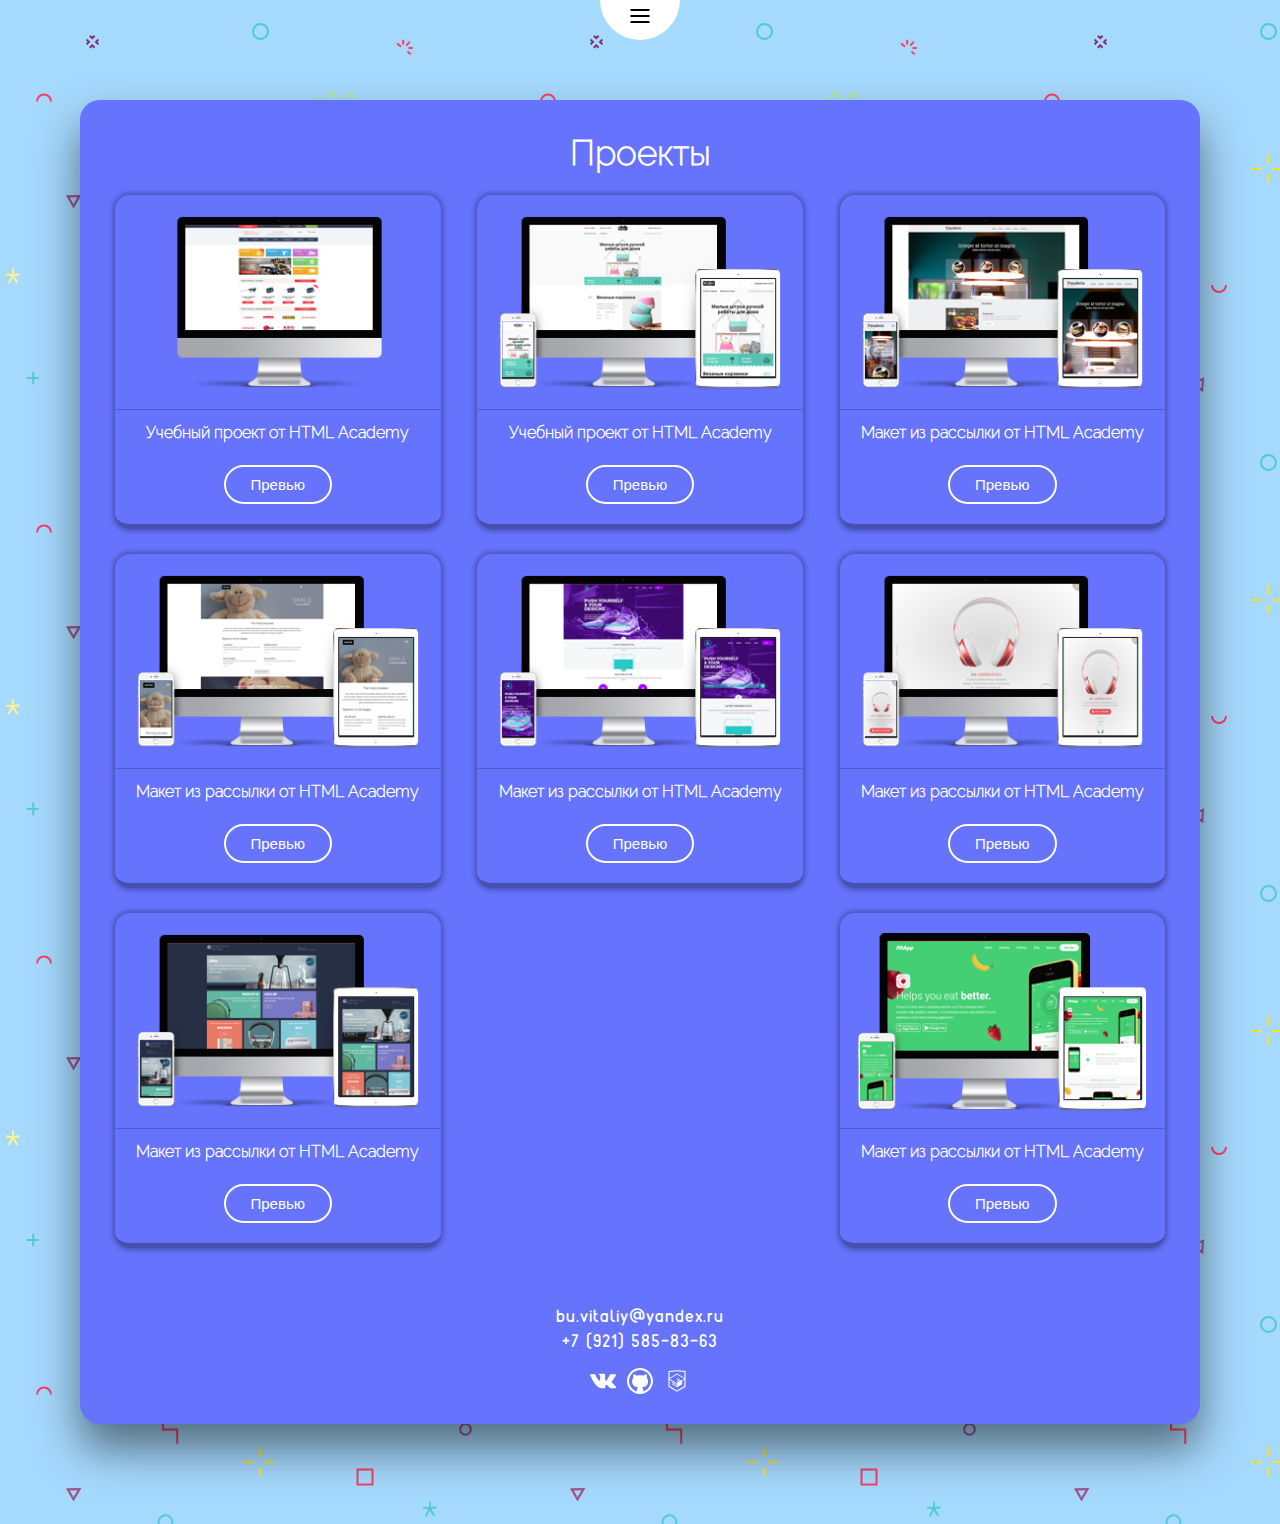
<file: works.html>
<!DOCTYPE html>
<html lang="ru">

<head>
  <meta charset="UTF-8">
  <meta name="viewport" content="width=device-width, initial-scale=1.0">
  <title>VR - Works</title>
  <link rel="stylesheet" href="css/style.min.css">
  <link rel="stylesheet" href="css/normalize.min.css">
</head>

<body class="page">
  <svg xmlns="http://www.w3.org/2000/svg" display="none">
    <symbol id="github" viewBox="0 0 512 512">
      <path d="M256 0C114.615 0 0 114.615 0 256s114.615 256 256 256 256-114.615 256-256S397.385 0 256 0zm152.027 408.027c-19.76 19.759-42.756 35.267-68.354 46.094a213.671 213.671 0 0 1-19.801 7.246V423c0-20.167-6.916-35-20.75-44.5 8.668-.833 16.625-2 23.875-3.5s14.918-3.667 23-6.5c8.084-2.833 15.334-6.208 21.75-10.125 6.418-3.917 12.584-9 18.5-15.25 5.918-6.25 10.875-13.333 14.875-21.25s7.168-17.417 9.5-28.5c2.334-11.083 3.5-23.292 3.5-36.625 0-25.833-8.416-47.833-25.25-66 7.668-20 6.834-41.75-2.5-65.25l-6.25-.75c-4.332-.5-12.125 1.333-23.375 5.5s-23.875 11-37.875 20.5c-19.832-5.5-40.416-8.25-61.749-8.25-21.5 0-42 2.75-61.5 8.25-8.833-6-17.208-10.958-25.125-14.875s-14.25-6.583-19-8-9.167-2.292-13.25-2.625-6.708-.417-7.875-.25-2 .333-2.5.5c-9.333 23.667-10.167 45.417-2.5 65.25-16.833 18.167-25.25 40.167-25.25 66 0 13.333 1.167 25.542 3.5 36.625s5.5 20.583 9.5 28.5 8.958 15 14.875 21.25 12.083 11.333 18.5 15.25 13.667 7.292 21.75 10.125 15.75 5 23 6.5 15.208 2.667 23.875 3.5c-13.667 9.333-20.5 24.167-20.5 44.5v39.115a213.687 213.687 0 0 1-22.3-7.994c-25.597-10.827-48.594-26.335-68.353-46.094-19.758-19.758-35.267-42.756-46.093-68.354C46.679 313.195 41 285.043 41 256s5.679-57.195 16.879-83.675c10.827-25.597 26.335-48.594 46.093-68.353 19.758-19.759 42.756-35.267 68.353-46.093C198.805 46.679 226.957 41 256 41s57.195 5.679 83.676 16.879c25.598 10.827 48.594 26.335 68.354 46.093 19.758 19.758 35.266 42.756 46.092 68.353C465.32 198.805 471 226.957 471 256s-5.68 57.195-16.879 83.675c-10.826 25.596-26.336 48.595-46.094 68.352z"/>
    </symbol>
    <symbol id="htmlacademy" viewBox="0 0 60 60">
      <path d="M30.2 5H30L10.3 7.1v36.2L30 55l19.7-11.7V7.1L30.2 5zm17 36.8L30 52 12.8 41.8V27l17.1 10.2V39l-11.7-7v1.8L30 40.9v1.9l-11.8-7v1.8l11.8 7 11.9-7.1v-7.6l5.3-3.2v15.1zm-.1-17l-4.7 2.8-2.2 1.3-10.3-6.1v1.8l8.8 5.3h-.1l-.2.1-1.3.7-7.3-4.3v1.8l5.8 3.4-1.4.9-4.3-2.6v1.8l2.9 1.7-2.9 1.7-17-10.1 17-10.2 17.2 10zm.1-1.8L29.9 12.8 12.8 23V9.4L30 7.6l17.2 1.8V23z"/>
    </symbol>
    <symbol id="vk" viewBox="0 0 96.496 96.496">
      <path d="M92.499 65.178c-2.873-3.446-6.254-6.387-9.453-9.51-2.886-2.815-3.068-4.448-.748-7.697 2.532-3.546 5.255-6.956 7.81-10.486 2.385-3.299 4.823-6.589 6.078-10.539.796-2.513.092-3.623-2.485-4.063-.444-.077-.903-.081-1.355-.081l-15.289-.018c-1.883-.028-2.924.793-3.59 2.462-.899 2.256-1.826 4.51-2.897 6.687-2.43 4.936-5.144 9.707-8.949 13.747-.839.891-1.767 2.017-3.169 1.553-1.754-.64-2.271-3.53-2.242-4.507l-.015-17.647c-.34-2.521-.899-3.645-3.402-4.135l-15.882.003c-2.12 0-3.183.819-4.315 2.145-.653.766-.85 1.263.492 1.517 2.636.5 4.121 2.206 4.515 4.849.632 4.223.588 8.463.224 12.703-.107 1.238-.32 2.473-.811 3.629-.768 1.817-2.008 2.187-3.637 1.069-1.475-1.012-2.511-2.44-3.525-3.874-3.809-5.382-6.848-11.186-9.326-17.285-.716-1.762-1.951-2.83-3.818-2.859a389.727 389.727 0 0 0-13.762.004c-2.76.052-3.583 1.392-2.459 3.894 4.996 11.113 10.557 21.917 17.816 31.759 3.727 5.051 8.006 9.51 13.534 12.67 6.265 3.582 13.009 4.66 20.112 4.328 3.326-.156 4.325-1.021 4.479-4.336.104-2.268.361-4.523 1.48-6.561 1.098-2 2.761-2.381 4.678-1.137.959.623 1.767 1.416 2.53 2.252 1.872 2.048 3.677 4.158 5.62 6.137 2.437 2.48 5.324 3.945 8.954 3.646l14.052.003c2.264-.148 3.438-2.924 2.138-5.451-.913-1.77-2.111-3.346-3.383-4.871z"/>
    </symbol>
  </svg>
  <div class="bg bg--blue">
    <div class="wrapper">
      <nav class="main-nav main-nav--closed">
        <button class="main-nav__toggle" type="button">Меню</button>
        <div class="menu-overlay menu-overlay--closed">
          <ul class="main-nav__items">
            <li class="main-nav__item">
              <a class="main-nav__link" href="works.html">Проекты</a>
            </li>
            <li class="main-nav__item">
              <a class="main-nav__link" href="about.html">Обо мне</a>
            </li>
          </ul>
        </div>
      </nav>
      <div class="main-content main-content--violet">
        <div class="works">
          <div class="works__wrapper">
            <h1 class="title">Проекты</h1>
            <div class="work__projects">
              <div class="work__project">
                <a href="http://VitaliyRiva.github.io/portfolio/Technomart" target="_blank" class="work__project-preview">
                  <div class="work__project-photo">
                    <img src="img/technomart.png" alt="Учебный проект Техномарт" class="work__project-img">
                    <div class="work__project-hover">
                      <span class="work__project-hover-text">Техномарт</span>
                    </div>
                  </div>
                </a>
                <div class="work__project-descr">
                  <p class="work__project-descr-info">Учебный проект от HTML Academy</p>
                  <a href="http://VitaliyRiva.github.io/portfolio/Technomart" target="_blank" class="work__project-link btn">Превью</a>
                </div>
              </div>
              <div class="work__project">
                <a href="http://VitaliyRiva.github.io/portfolio/Mishka" target="_blank" class="work__project-preview">
                  <div class="work__project-photo">
                    <img src="img/mishka.png" alt="Учебный проект Мишка" class="work__project-img">
                    <div class="work__project-hover">
                      <span class="work__project-hover-text">Мишка</span>
                    </div>
                  </div>
                </a>
                <div class="work__project-descr">
                  <p class="work__project-descr-info">Учебный проект от HTML Academy</p>
                  <a href="http://VitaliyRiva.github.io/portfolio/Mishka" target="_blank" class="work__project-link btn">Превью</a>
                </div>
              </div>
              <div class="work__project">
                <a href="http://VitaliyRiva.github.io/portfolio/Panakeia" target="_blank" class="work__project-preview">
                  <div class="work__project-photo">
                    <img src="img/panakeia.png" alt="Учебный проект от HTML Academy" class="work__project-img">
                    <div class="work__project-hover">
                      <span class="work__project-hover-text">Panakeia</span>
                    </div>
                  </div>
                </a>
                <div class="work__project-descr">
                  <p class="work__project-descr-info">Макет из рассылки от HTML Academy</p>
                  <a href="http://VitaliyRiva.github.io/portfolio/Panakeia" target="_blank" class="work__project-link btn">Превью</a>
                </div>
              </div>
              <div class="work__project">
                <a href="http://VitaliyRiva.github.io/portfolio/Landing-quotes" target="_blank" class="work__project-preview">
                  <div class="work__project-photo">
                    <img src="img/landing-quotes.png" alt="Учебный проект от HTML Academy" class="work__project-img">
                    <div class="work__project-hover">
                      <span class="work__project-hover-text">Landing-Quotes</span>
                    </div>
                  </div>
                </a>
                <div class="work__project-descr">
                  <p class="work__project-descr-info">Макет из рассылки от HTML Academy</p>
                  <a href="http://VitaliyRiva.github.io/portfolio/Landing-quotes" target="_blank" class="work__project-link btn">Превью</a>
                </div>
              </div>
              <div class="work__project">
                <a href="http://VitaliyRiva.github.io/portfolio/Landing-eclipse" target="_blank" class="work__project-preview">
                  <div class="work__project-photo">
                    <img src="img/landing-eclipse.png" alt="Учебный проект от HTML Academy" class="work__project-img">
                    <div class="work__project-hover">
                      <span class="work__project-hover-text">Landing-Eclipse</span>
                    </div>
                  </div>
                </a>
                <div class="work__project-descr">
                  <p class="work__project-descr-info">Макет из рассылки от HTML Academy</p>
                  <a href="http://VitaliyRiva.github.io/portfolio/Landing-eclipse" target="_blank" class="work__project-link btn">Превью</a>
                </div>
              </div>
              <div class="work__project">
                <a href="http://VitaliyRiva.github.io/portfolio/Landing-headphones" target="_blank" class="work__project-preview">
                  <div class="work__project-photo">
                    <img src="img/landing-headphones.png" alt="Учебный проект от HTML Academy" class="work__project-img">
                    <div class="work__project-hover">
                      <span class="work__project-hover-text">Landing-Headphones</span>
                    </div>
                  </div>
                </a>
                <div class="work__project-descr">
                  <p class="work__project-descr-info">Макет из рассылки от HTML Academy</p>
                  <a href="http://VitaliyRiva.github.io/portfolio/Landing-headphones" target="_blank" class="work__project-link btn">Превью</a>
                </div>
              </div>
              <div class="work__project">
                <a href="http://VitaliyRiva.github.io/portfolio/Industrial" target="_blank" class="work__project-preview">
                  <div class="work__project-photo">
                    <img src="img/industrial.png" alt="Учебный проект от HTML Academy" class="work__project-img">
                    <div class="work__project-hover">
                      <span class="work__project-hover-text">Industrial</span>
                    </div>
                  </div>
                </a>
                <div class="work__project-descr">
                  <p class="work__project-descr-info">Макет из рассылки от HTML Academy</p>
                  <a href="http://VitaliyRiva.github.io/portfolio/Industrial" target="_blank" class="work__project-link btn">Превью</a>
                </div>
              </div>
              <div class="work__project">
                <a href="http://VitaliyRiva.github.io/portfolio/Fitapp" target="_blank" class="work__project-preview">
                  <div class="work__project-photo">
                    <img src="img/fitapp.png" alt="Учебный проект от HTML Academy" class="work__project-img">
                    <div class="work__project-hover">
                      <span class="work__project-hover-text">Fitapp</span>
                    </div>
                  </div>
                </a>
                <div class="work__project-descr">
                  <p class="work__project-descr-info">Макет из рассылки от HTML Academy</p>
                  <a href="http://VitaliyRiva.github.io/portfolio/Fitapp" target="_blank" class="work__project-link btn">Превью</a>
                </div>
              </div>
            </div>
          </div>
        </div>
        <div class="contacts">
          <div class="contacts__email">
            <a class="contacts__link" href="mailto:bu.vitaliy@yandex.ru">bu.vitaliy@yandex.ru</a>
          </div>
          <div class="contacts__phone">
            <a class="contacts__link" href="tel:+79215858363">+7 (921) 585-83-63</a>
          </div>
          <div class="social">
            <a href="https://vk.com/virivaa" target="_blank" class="social__link" title="Вконтакте">
              <svg class="social__link-icon" width="26px" height="26px">
                <use xmlns:xlink="http://www.w3.org/1999/xlink" xlink:href="#vk"></use>
              </svg>
            </a>
            <a href="https://github.com/VitaliyRiva" target="_blank" class="social__link" title="Github">
              <svg class="social__link-icon" width="26px" height="26px">
                <use xmlns:xlink="http://www.w3.org/1999/xlink" xlink:href="#github"></use>
              </svg>
            </a>
            <a href="https://htmlacademy.ru/profile/id250779" target="_blank" class="social__link" title="HTML Academy">
              <svg class="social__link-icon" width="26px" height="26px">
                <use xmlns:xlink="http://www.w3.org/1999/xlink" xlink:href="#htmlacademy"></use>
              </svg>
            </a>
          </div>
        </div>
      </div>
    </div>
    <script src="js/js-min.js"></script>
</body>

</html>
</file>
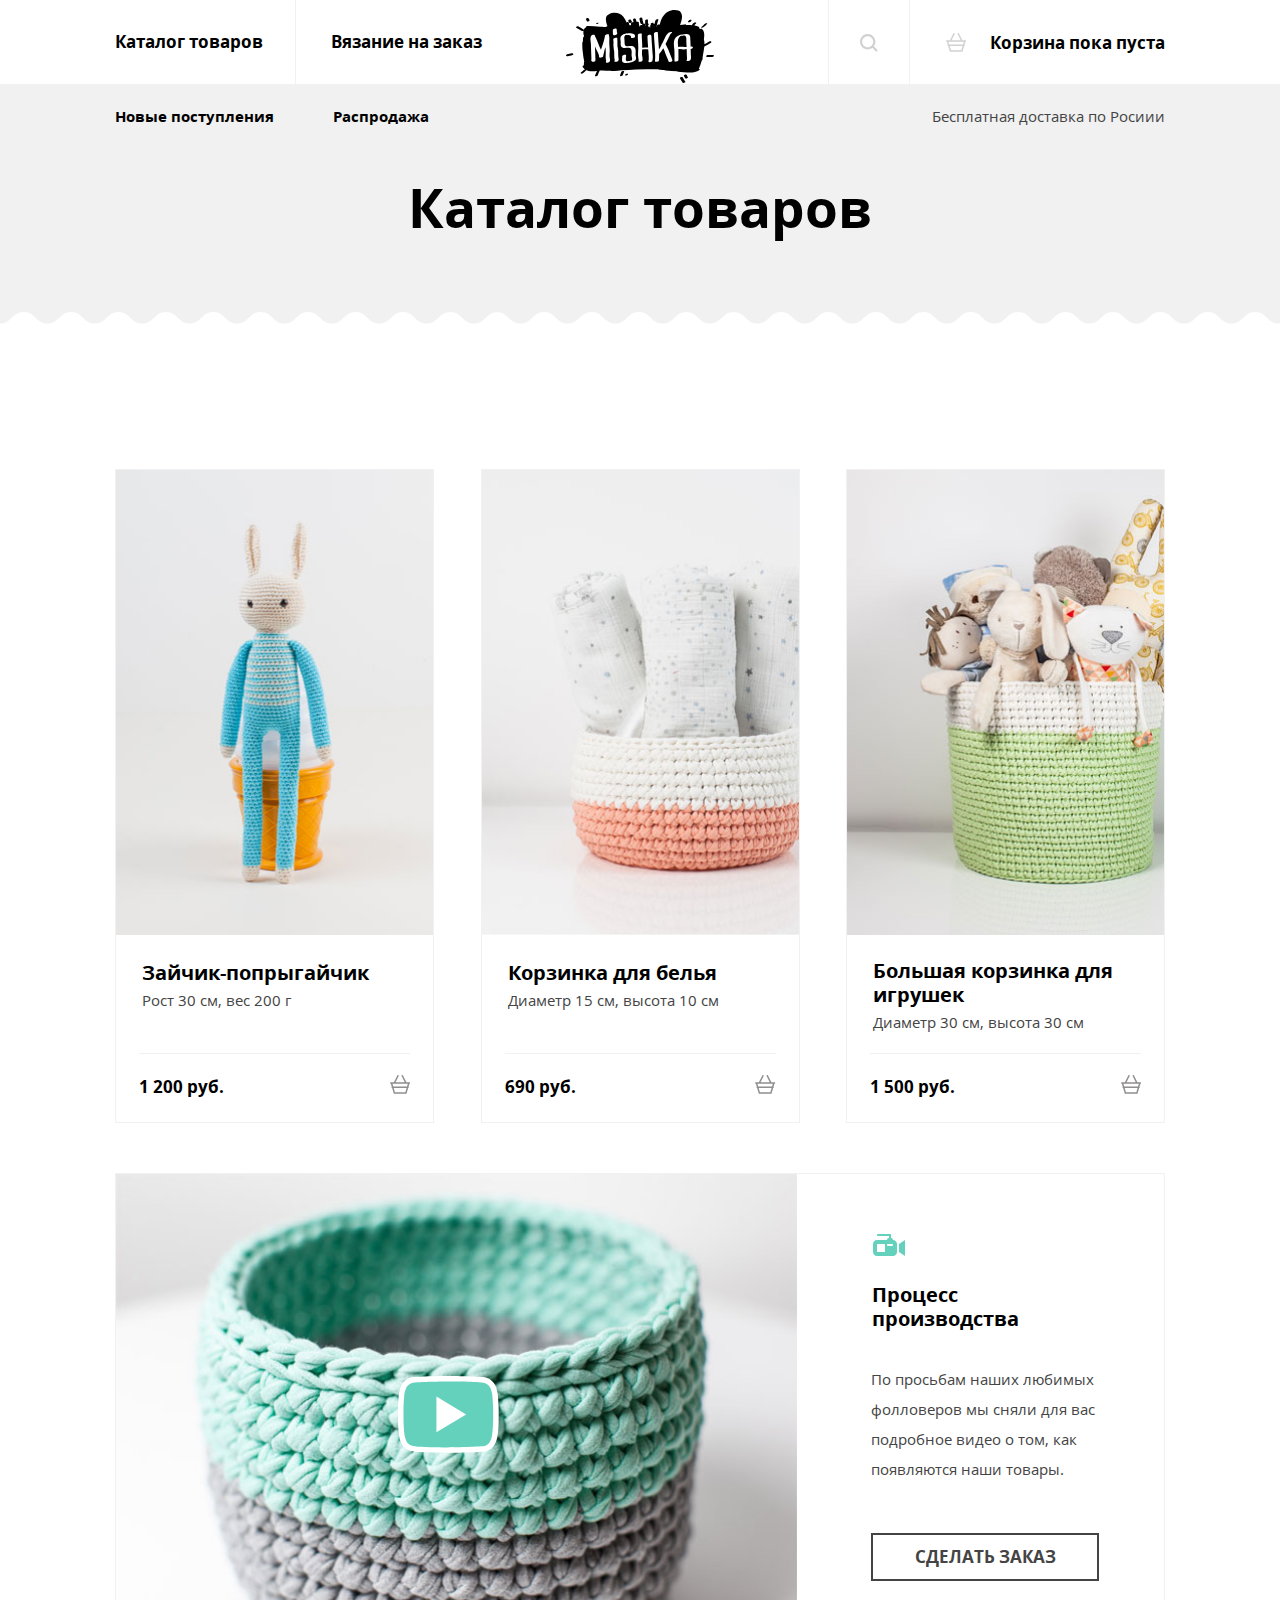
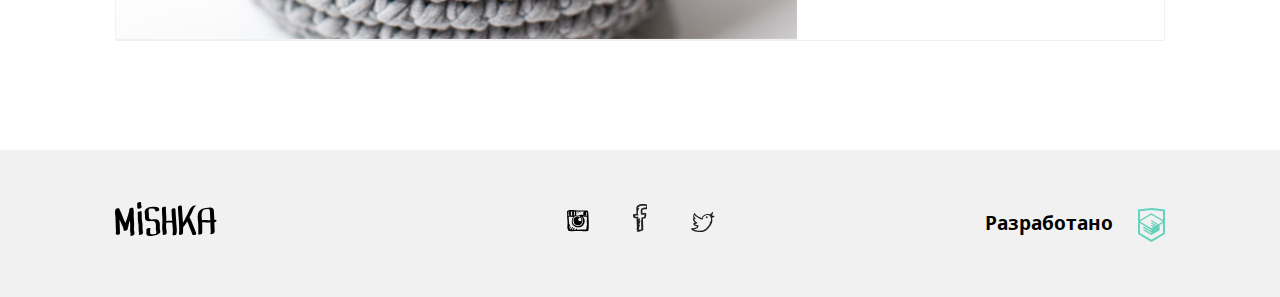
<file: portfolio/Mishka/catalog.html>
<!DOCTYPE html>
<html lang="ru">
  <head>
    <meta charset="utf-8">
    <meta name="viewport" content="width=device-width, initial-scale=1.0">
    <title>HTML Academy: Мишка</title>
    <link rel="stylesheet" href="css/normalize.css">
    <link rel="stylesheet" href="css/style.css">
  </head>
  <body class="page">
    <header class="page-header">
      <h1 class="visually-hidden">Магазин Мишка</h1>
      <div class="main-nav">
        <div class="main-nav__wrapper">
          <div class="main-nav__logo">
            <a href="index.html">
              <picture>
                <source media="(min-width: 1150px)" srcset="img/logo-desktop.svg">
                <source media="(min-width: 768px)" srcset="img/logo-tablet.svg">
                <img src="img/logo-mobile.svg" alt="Магазин-Мишка">
              </picture>
            </a>
          </div>
          <nav class="main-nav__nav main-nav__nav--nojs main-nav__nav--closed">
            <button class="main-nav__toggle" type="button">Открыть меню</button>
            <ul class="main-nav__items">
              <li class="main-nav__item main-nav__item--catalog">
                <a class="main-nav__link main-nav__link--catalog" href="catalog.html">Каталог товаров</a>
              </li>
              <li class="main-nav__item main-nav__item--knitwork ">
                <a class=" main-nav__link main-nav__link--knitwork" href="form.html">Вязание на заказ</a>
              </li>
              <li class="main-nav__item main-nav__item--new-arriv">
                <a class=" main-nav__link main-nav__link--new" href="#">Новые поступления</a>
              </li>
              <li class="main-nav__item main-nav__item--sale">
                <a class=" main-nav__link main-nav__link--sale" href="#">Распродажа</a>
              </li>
            </ul>
          </nav>
          <div class="nav-features nav-features--nojs nav-features--closed">
            <ul class="nav-features__items">
              <li class="nav-features__item nav-features__item--search">
                <a class="nav-features__link nav-features__link--search" href="">Поиск по сайту</a>
                  <svg class="nav-features__icon-search" version="1.1" xmlns="http://www.w3.org/2000/svg" xmlns:xlink="http://www.w3.org/1999/xlink" x="0px" y="0px" width="17.6px" height="17.6px" viewBox="-0.8 -0.8 17.6 17.6" enable-background="new -0.8 -0.8 17.6 17.6" xml:space="preserve">
                    <path fill="#231F20" d="M16.47,14.93l-3.415-3.415C14.02,10.226,14.6,8.634,14.6,6.899c0-4.253-3.447-7.699-7.7-7.699 S-0.8,2.646-0.8,6.899s3.446,7.7,7.699,7.7c1.734,0,3.326-0.58,4.613-1.546l3.417,3.416c0.203,0.202,0.418,0.33,0.771,0.33 c0.607,0,1.1-0.492,1.1-1.1C16.8,15.459,16.739,15.2,16.47,14.93z M1.399,6.899c0-3.038,2.462-5.5,5.5-5.5s5.5,2.462,5.5,5.5 s-2.462,5.5-5.5,5.5S1.399,9.938,1.399,6.899z"/>
                  </svg>
              </li>
              <li class="nav-features__item nav-features__item--basket">
                <a class="nav-features__link nav-features__link--basket" href="">Корзина пока пуста</a>
                  <svg class="nav-features__icon-cart" version="1.1" xmlns="http://www.w3.org/2000/svg" xmlns:xlink="http://www.w3.org/1999/xlink" x="0px" y="0px" width="20.294px" height="18.849px" viewBox="264.205 370.961 20.294 18.849" enable-background="new 264.205 370.961 20.294 18.849" xml:space="preserve">
                    <path fill="#231F20" d="M283.75,378.19h-3.151l-3.407-6.814c-0.185-0.37-0.634-0.52-1.006-0.335 c-0.371,0.186-0.521,0.636-0.335,1.006l3.071,6.143h-9.138l3.072-6.143c0.185-0.371,0.035-0.821-0.335-1.006 c-0.37-0.185-0.821-0.035-1.006,0.335l-3.407,6.814h-3.151c-0.414,0-0.75,0.336-0.75,0.75s0.336,0.75,0.75,0.75h0.157l0.855,2.991 c-0.187,0.137-0.316,0.347-0.316,0.595c0,0.396,0.309,0.71,0.697,0.739l1.656,5.795h12.697l1.656-5.795 c0.388-0.028,0.698-0.344,0.698-0.739c0-0.249-0.129-0.459-0.316-0.596l0.854-2.991h0.157c0.414,0,0.75-0.336,0.75-0.75 S284.164,378.19,283.75,378.19z M279.569,388.311h-10.433l-1.224-4.284h12.881L279.569,388.311z M281.222,382.526h-13.739 l-0.81-2.836h15.359L281.222,382.526z"/>
                  </svg>
              </li>
              <li class="nav-features__item nav-features__item--delivery">
                <a class="nav-features__link nav-features__link--delivery" href="">Бесплатная доставка по Росиии</a>
              </li>
            </ul>
          </div>
        </div>
      </div>
      <div class="page-header__container page-header__container--bg">
        <div class="page-header__wrapper">
          <h2 class="page-header__title page-header__title--catalog">Каталог товаров</h2>
        </div>
      </div>
    </header>
    <div class="content-catalog">
      <div class="content-catalog__wrapper">
        <div class="catalog-product">
          <div class="catalog-product__photo">
            <picture>
              <source media="(min-width: 1150px)" srcset="img/photo-1-desktop@1x.jpg 1x, img/photo-1-desktop@2x.jpg 2x">
              <source media="(min-width: 768px)" srcset="img/photo-1-tablet@1x.jpg 1x, img/photo-1-tablet@2x.jpg 2x">
              <img src="img/photo-1-mobile@1x.jpg" width="260" height="195" srcset="img/photo-1-mobile@1x.jpg 1x, img/photo-1-mobile@2x.jpg 2x" alt="Товар">
            </picture>
          </div>
          <div class="catalog-product__descr">
            <p class="catalog-product__title">Зайчик-попрыгайчик</p>
          <span class="catalog-product__info">Рост 30 см, вес 200 г</span>
          </div>
          <div class="catalog-product__buy">
            <a class="catalog-product__price">1 200 руб.</a>
            <a href="popup.html" class="catalog-product__order">
              <svg version="1.1" xmlns="http://www.w3.org/2000/svg" xmlns:xlink="http://www.w3.org/1999/xlink" x="0px" y="0px" width="20.294px" height="18.849px" viewBox="264.205 370.961 20.294 18.849" enable-background="new 264.205 370.961 20.294 18.849" xml:space="preserve">
                <path fill="#231F20" d="M283.75,378.19h-3.151l-3.407-6.814c-0.185-0.37-0.634-0.52-1.006-0.335 c-0.371,0.186-0.521,0.636-0.335,1.006l3.071,6.143h-9.138l3.072-6.143c0.185-0.371,0.035-0.821-0.335-1.006 c-0.37-0.185-0.821-0.035-1.006,0.335l-3.407,6.814h-3.151c-0.414,0-0.75,0.336-0.75,0.75s0.336,0.75,0.75,0.75h0.157l0.855,2.991 c-0.187,0.137-0.316,0.347-0.316,0.595c0,0.396,0.309,0.71,0.697,0.739l1.656,5.795h12.697l1.656-5.795 c0.388-0.028,0.698-0.344,0.698-0.739c0-0.249-0.129-0.459-0.316-0.596l0.854-2.991h0.157c0.414,0,0.75-0.336,0.75-0.75 S284.164,378.19,283.75,378.19z M279.569,388.311h-10.433l-1.224-4.284h12.881L279.569,388.311z M281.222,382.526h-13.739 l-0.81-2.836h15.359L281.222,382.526z"/>
              </svg>
            </a>
          </div>
        </div>
        <div class="catalog-product">
          <div class="catalog-product__photo">
            <picture>
              <source media="(min-width: 1150px)" srcset="img/photo-2-desktop@1x.jpg 1x, img/photo-2-desktop@2x.jpg 2x">
              <source media="(min-width: 768px)" srcset="img/photo-2-tablet@1x.jpg 1x, img/photo-2-tablet@2x.jpg 2x">
              <img src="img/photo-2-mobile@1x.jpg" width="260" height="195" srcset="img/photo-2-mobile@1x.jpg 1x, img/photo-2-mobile@2x.jpg 2x" alt="Товар">
            </picture>
          </div>
          <div class="catalog-product__descr">
            <p class="catalog-product__title">Корзинка для белья</p>
            <span class="catalog-product__info">Диаметр 15 см, высота 10 см</span>
          </div>
          <div class="catalog-product__buy">
            <a class="catalog-product__price">690 руб.</a>
            <a href="popup.html" class="catalog-product__order">
              <svg version="1.1" xmlns="http://www.w3.org/2000/svg" xmlns:xlink="http://www.w3.org/1999/xlink" x="0px" y="0px" width="20.294px" height="18.849px" viewBox="264.205 370.961 20.294 18.849" enable-background="new 264.205 370.961 20.294 18.849" xml:space="preserve">
                <path fill="#231F20" d="M283.75,378.19h-3.151l-3.407-6.814c-0.185-0.37-0.634-0.52-1.006-0.335 c-0.371,0.186-0.521,0.636-0.335,1.006l3.071,6.143h-9.138l3.072-6.143c0.185-0.371,0.035-0.821-0.335-1.006 c-0.37-0.185-0.821-0.035-1.006,0.335l-3.407,6.814h-3.151c-0.414,0-0.75,0.336-0.75,0.75s0.336,0.75,0.75,0.75h0.157l0.855,2.991 c-0.187,0.137-0.316,0.347-0.316,0.595c0,0.396,0.309,0.71,0.697,0.739l1.656,5.795h12.697l1.656-5.795 c0.388-0.028,0.698-0.344,0.698-0.739c0-0.249-0.129-0.459-0.316-0.596l0.854-2.991h0.157c0.414,0,0.75-0.336,0.75-0.75 S284.164,378.19,283.75,378.19z M279.569,388.311h-10.433l-1.224-4.284h12.881L279.569,388.311z M281.222,382.526h-13.739 l-0.81-2.836h15.359L281.222,382.526z"/>
              </svg>
            </a>
          </div>
        </div>
        <div class="catalog-product">
          <div class="catalog-product__photo">
            <picture>
              <source media="(min-width: 1150px)" srcset="img/photo-3-desktop@1x.jpg 1x, img/photo-3-desktop@2x.jpg 2x">
              <source media="(min-width: 768px)" srcset="img/photo-3-tablet@1x.jpg 1x, img/photo-3-tablet@2x.jpg 2x">
              <img src="img/photo-3-mobile@1x.jpg" width="260" height="195" srcset="img/photo-3-mobile@1x.jpg 1x, img/photo-3-mobile@2x.jpg 2x" alt="Товар">
            </picture>
          </div>
          <div class="catalog-product__descr">
            <p class="catalog-product__title">Большая корзинка для игрушек</p>
            <span class="catalog-product__info">Диаметр 30 см, высота 30 см</span>
          </div>
          <div class="catalog-product__buy">
            <a class="catalog-product__price">1 500 руб.</a>
            <a href="popup.html" class="catalog-product__order">
              <svg version="1.1" xmlns="http://www.w3.org/2000/svg" xmlns:xlink="http://www.w3.org/1999/xlink" x="0px" y="0px" width="20.294px" height="18.849px" viewBox="264.205 370.961 20.294 18.849" enable-background="new 264.205 370.961 20.294 18.849" xml:space="preserve">
                <path fill="#231F20" d="M283.75,378.19h-3.151l-3.407-6.814c-0.185-0.37-0.634-0.52-1.006-0.335 c-0.371,0.186-0.521,0.636-0.335,1.006l3.071,6.143h-9.138l3.072-6.143c0.185-0.371,0.035-0.821-0.335-1.006 c-0.37-0.185-0.821-0.035-1.006,0.335l-3.407,6.814h-3.151c-0.414,0-0.75,0.336-0.75,0.75s0.336,0.75,0.75,0.75h0.157l0.855,2.991 c-0.187,0.137-0.316,0.347-0.316,0.595c0,0.396,0.309,0.71,0.697,0.739l1.656,5.795h12.697l1.656-5.795 c0.388-0.028,0.698-0.344,0.698-0.739c0-0.249-0.129-0.459-0.316-0.596l0.854-2.991h0.157c0.414,0,0.75-0.336,0.75-0.75 S284.164,378.19,283.75,378.19z M279.569,388.311h-10.433l-1.224-4.284h12.881L279.569,388.311z M281.222,382.526h-13.739 l-0.81-2.836h15.359L281.222,382.526z"/>
              </svg>
            </a>
          </div>
        </div>
      </div>
    </div>
      <div class="production-process">
        <div class="production-process__wrapper">
          <div class="production-process__product">
            <div class="production-process__video">
              <picture>
                <source media="(min-width: 1150px)" srcset="img/video-desktop@1x.jpg 1x, img/video-desktop@2x.jpg 2x">
                <source media="(min-width: 768px)" srcset="img/video-tablet@1x.jpg 1x, img/video-tablet@2x.jpg 2x">
                <img src="img/video-mobile@1x.jpg" width="260" height="150" srcset="img/video-mobile@1x.jpg 1x, img/video-mobile@2x.jpg 2x" alt="Товар">
              </picture>
              <a class="production-process__video-button">
                <svg class="production-process__icon-video-button" version="1.1" id="Laag_1" xmlns="http://www.w3.org/2000/svg" xmlns:xlink="http://www.w3.org/1999/xlink" x="0px" y="0px" width="100.678px" height="76.891px" viewBox="247.3 382.56 100.678 76.891" enable-background="new 247.3 382.56 100.678 76.891" xml:space="preserve">
                  <g>
                    <g>
                      <path fill="#63D1BB" d="M344.255,400.708c0,0-0.92-7.008-3.785-10.078c-3.632-4.041-7.674-4.066-9.541-4.297 c-13.326-1.023-33.303-1.023-33.303-1.023h-0.051c0,0-19.978,0-33.304,1.023c-1.867,0.23-5.908,0.256-9.54,4.297 c-2.84,3.096-3.786,10.078-3.786,10.078s-0.896,8.211-0.896,16.422v7.699c0,8.21,0.947,16.421,0.947,16.421 s0.921,7.009,3.785,10.078c3.632,4.041,8.364,3.913,10.487,4.349c7.622,0.767,32.356,1.022,32.356,1.022 s20.003-0.025,33.329-1.048c1.867-0.23,5.908-0.256,9.54-4.298c2.84-3.069,3.786-10.078,3.786-10.078s0.946-8.21,0.946-16.421 v-7.699C345.202,408.919,344.255,400.708,344.255,400.708z"/>
                      <path fill="#FFFFFF" d="M297.614,459.449h-0.016c-1.015-0.011-24.946-0.266-32.604-1.037l-0.14-0.014l-0.137-0.028 c-0.271-0.056-0.668-0.107-1.126-0.167c-2.503-0.328-7.159-0.938-10.839-5.019c-3.354-3.616-4.377-10.771-4.483-11.576 l-0.005-0.043c-0.039-0.342-0.965-8.463-0.965-16.736v-7.699c0-8.266,0.875-16.378,0.912-16.72l0.009-0.071 c0.108-0.802,1.155-7.928,4.474-11.557c3.996-4.439,8.531-4.899,10.712-5.121c0.192-0.02,0.37-0.037,0.529-0.058l0.126-0.013 c13.277-1.019,33.312-1.031,33.514-1.031h0.051c0.201,0,20.236,0.013,33.514,1.031l0.126,0.013 c0.159,0.021,0.337,0.038,0.529,0.058c2.179,0.221,6.71,0.682,10.704,5.112c3.354,3.616,4.377,10.771,4.483,11.577l0.005,0.043 c0.039,0.342,0.965,8.459,0.99,16.753v7.708c0,8.273-0.926,16.395-0.965,16.736l-0.007,0.053 c-0.108,0.805-1.156,7.953-4.478,11.562c-3.994,4.435-8.527,4.896-10.707,5.117c-0.193,0.02-0.371,0.037-0.53,0.057l-0.126,0.013 c-13.276,1.02-33.334,1.057-33.535,1.058L297.614,459.449L297.614,459.449z M265.67,452.952 c7.477,0.729,31.216,0.989,31.968,0.997c0.657-0.001,20.135-0.049,33.047-1.036c0.178-0.021,0.371-0.041,0.58-0.062 c1.836-0.186,4.608-0.468,7.186-3.335l0.026-0.029c1.825-1.974,2.853-6.928,3.075-8.552c0.059-0.514,0.926-8.358,0.926-16.08 v-7.699c-0.023-7.76-0.896-15.627-0.951-16.109c-0.32-2.382-1.434-6.789-3.066-8.539l-0.035-0.038 c-2.577-2.868-5.351-3.149-7.186-3.336c-0.209-0.021-0.402-0.041-0.58-0.062c-13.066-0.998-32.834-1.011-33.033-1.011h-0.051 c-0.198,0-19.967,0.013-33.033,1.011c-0.177,0.021-0.371,0.041-0.58,0.062c-1.835,0.187-4.607,0.468-7.186,3.336l-0.019,0.021 c-1.828,1.993-2.855,6.924-3.082,8.552c-0.062,0.591-0.875,8.399-0.875,16.089v7.699c0,7.749,0.871,15.598,0.926,16.083 c0.32,2.381,1.433,6.789,3.066,8.539l0.035,0.039c2.322,2.584,5.303,2.975,7.479,3.259 C264.788,452.812,265.246,452.872,265.67,452.952z"/>
                    </g>
                  </g>
                  <g>
                    <polygon fill="#FFFFFF" points="285.733,403.138 285.733,438.846 315.48,420.992  "/>
                  </g>
                </svg>
              </a>
            </div>
            <div class="production-process__descr">
              <p class="production-process__title">Процесс производства
                <svg class="production-process__icon-video" version="1.1" xmlns="http://www.w3.org/2000/svg" xmlns:xlink="http://www.w3.org/1999/xlink" x="0px" y="0px" width="32px" height="32px" viewBox="0 0 32 32" enable-background="new 0 0 32 32" xml:space="preserve">
                  <g transform="translate(0 192)">
                    <path d="M26-177l6-4v16l-6-4V-177z M24-177v8c0,2.209-1.791,4-4,4H4c-2.209,0-4-1.791-4-4v-8c0-2.209,1.791-4,4-4h10 c0-1.105,0.895-2,2-2v-2H5c-0.553,0-1-0.447-1-1s0.447-1,1-1h12c0.553,0,1,0.447,1,1v3c1.105,0,2,0.895,2,2 C22.209-181,24-179.209,24-177z M12-177H4v8h8V-177z M20-176c0-0.553-0.447-1-1-1h-4c-0.553,0-1,0.447-1,1s0.447,1,1,1h4 C19.553-175,20-175.447,20-176z"/>
                  </g>
                </svg>
              </p>
              <span class="production-process__info">По просьбам наших любимых фолловеров мы сняли для вас подробное видео о том, как появляются наши товары.
                <a href="popup.html" class="production-process__order button">Сделать заказ</a>
              </span>
            </div>
          </div>
        </div>
      </div>
    <footer class="page-footer">
      <div class="page-footer__wrapper">
        <div class="page-footer__logo">
        <a href="index.html">
            <svg version="1.1" xmlns="http://www.w3.org/2000/svg" xmlns:xlink="http://www.w3.org/1999/xlink" x="0px" y="0px" width="101.615px" height="34.056px" viewBox="0 0 101.615 34.056" enable-background="new 0 0 101.615 34.056" xml:space="preserve">
              <g>
                <path d="M19.135,21.495c-0.083-2.683-0.51-5.347-0.475-8.035c0.028-2.174,0.389-4.41-0.36-6.495 c0.047-0.237,0.096-0.473,0.14-0.711c0.193-1.045-3.271-0.492-3.813,0.464c-0.343,0.28-0.519,0.615-0.375,0.957 c0.037,0.086,0.069,0.174,0.102,0.261c-0.656,3.204-1.57,6.306-2.621,9.412c-0.402,1.188-0.888,2.349-1.298,3.533 c-0.582-1.104-1.169-2.194-1.643-3.377C7.418,14.071,6.18,10.602,4.505,7.298C4.695,5.77,1.301,5.93,0.632,7.33 c-0.809,1.694-0.705,3.403-0.438,5.214c0.3,2.042,0.353,4.05,0.377,6.111c0.047,3.976,0.358,7.943,0.417,11.919 c-0.354,0.395-0.461,0.881-0.091,1.375c0.162,0.216,0.361,0.382,0.571,0.549c0.904,0.724,3.5,0.107,3.496-1.271 c-0.014-4.123-0.312-8.238-0.42-12.358c-0.011-0.404-0.018-0.807-0.024-1.21c0.057,0.145,0.114,0.29,0.171,0.434 c0.64,1.604,1.31,3.163,2.185,4.654c0.868,1.478,1.303,3.064,1.803,4.677c-0.189,0.217-0.303,0.462-0.233,0.708 c-0.039,0.18,0.07,0.292,0.251,0.36c0.639,0.548,1.841,0.274,2.509-0.007c0.287-0.121,0.561-0.261,0.826-0.424 c0.345-0.212,0.883-0.679,0.729-1.159c-0.03-0.093-0.058-0.186-0.087-0.279c0.47-1.27,0.709-2.589,0.965-3.93 c0.272-1.428,0.782-2.78,1.295-4.133c0.052,0.619,0.106,1.238,0.156,1.855c0.204,2.554,0.033,5.072,0.007,7.626 c-0.008,0.847,0.054,1.633,0.219,2.461c0.068,0.343,0.367,1.808,0.281,1.887c-0.611,0.564-0.433,1.257,0.385,1.437 c0.915,0.201,2.081-0.105,2.77-0.742c1.198-1.106,0.632-2.845,0.361-4.241C18.661,26.501,19.208,23.879,19.135,21.495z"/>
                <path d="M27.499,22.17c-0.074-1.988-0.765-3.862-0.774-5.872c-0.011-2.305,0.181-4.593-0.155-6.886 c-0.106-0.725-4.056,0.1-3.917,1.05c0.309,2.11,0.197,4.229,0.159,6.354c-0.037,2.044,0.468,3.898,0.73,5.904 c0.269,2.054-0.084,4.157,0.149,6.213c0.109,0.962,0.75,2.743,0.089,3.58c-0.42,0.532,1.469,0.342,1.553,0.326 c0.769-0.142,1.793-0.392,2.304-1.038c0.653-0.828,0.196-2.426,0.053-3.357C27.374,26.385,27.576,24.249,27.499,22.17z"/>
                <path d="M43.828,18.851c-2.062-2.784-5.889-0.78-8.561-1.54c-1.377-0.392-1.395-2.271-1.392-3.396 c0.004-1.426-0.114-2.732-0.273-4.146c-0.119-1.052-0.024-2.121,0.746-2.904c0.142-0.144,0.859-0.336,0.81-0.339 c0.354-0.061,0.676-0.076,1.067-0.093c1.549-0.066,4.613,0.232,4.019,2.483c-0.266,1.01,3.596,0.431,3.877-0.637 c1.213-4.598-7.284-3.714-9.686-3.078C32.225,5.789,29.787,7.047,29.66,9.6c-0.061,1.219,0.273,2.379,0.325,3.587 c0.061,1.39-0.198,2.776,0.289,4.118c1.082,2.982,5.52,1.576,7.778,1.745c3.845,0.287,2.697,5.469,2.748,7.883 c0.027,1.288,1.181,3.429,0.211,4.507c-0.595,0.662-1.982,0.699-2.792,0.768c-0.813,0.068-2.201,0.312-2.742-0.461 c-0.993-1.418,0.091-3.799-0.121-5.425c-0.121-0.924-4.066-0.095-3.917,1.05c0.342,2.627-1.399,6.145,2.402,6.596 c2.441,0.289,5.191-0.161,7.5-0.928c1.196-0.396,2.307-0.942,3.243-1.793c1.035-0.941,0.694-2.348,0.417-3.547 C44.324,24.782,45.732,21.421,43.828,18.851z"/>
                <path d="M61.155,18.662c-0.122-3.777-0.69-7.513-0.706-11.297c-0.008-1.971-3.963-1.305-3.957,0.343 c0.015,3.608,0.497,7.167,0.682,10.764c0.004,0.074,0.008,0.147,0.013,0.221c-1.949-0.018-3.899,0.177-5.853,0.246 c0.201-4.633-0.611-9.227-0.435-13.857c0.022-0.582-3.874-0.09-3.917,1.049c-0.171,4.475,0.587,8.915,0.453,13.392 c-0.064,2.136-0.245,4.264-0.259,6.402c-0.007,1.095,0.171,2.183,0.329,3.263c0.146,0.999,0.484,2.331,0.182,3.318 c-0.237,0.772,3.561,0.29,3.862-0.694c0.544-1.778-0.222-4.039-0.405-5.839c-0.175-1.725-0.039-3.499,0.083-5.248 c2.03-0.13,4.059-0.297,6.08-0.012c0.09,1.378,0.196,2.754,0.322,4.134c0.105,1.157,0.179,2.313,0.196,3.475 c0.015,1.019,0.142,2.496-0.221,3.461c-0.773,2.057,3.15,1.889,3.723,0.364c0.703-1.87,0.502-4.199,0.383-6.164 C61.562,23.54,61.233,21.109,61.155,18.662z"/>
                <path d="M78.087,23.136c-0.939-2.758-2.373-5.177-3.616-7.797c1.001-1.949,2.018-3.898,2.932-5.888 c0.831-1.808,1.446-3.819,3.08-5.092c0.574-0.447,0.55-0.896-0.255-0.951c-0.875-0.061-2.064,0.192-2.77,0.742 c-1.485,1.158-2.427,2.563-3.201,4.268c-0.932,2.051-1.896,4.063-2.914,6.075c-0.074,0.147-0.149,0.295-0.224,0.443 c-0.49,0.315-0.785,0.762-0.639,1.266c-0.792,1.563-1.6,3.117-2.499,4.61c-0.299-5.534-0.955-11.061-1.15-16.6 c-0.045-1.27-3.971-0.479-3.917,1.049c0.243,6.868,1.219,13.719,1.286,20.587c-0.016,0.017-0.031,0.034-0.047,0.051 c-0.301,0.308-0.19,0.494,0.051,0.602c0.002,1.75-0.059,3.501-0.209,5.254c-0.472,0.745,0.463,1.139,1.084,1.139 c0.032,0,0.064,0,0.096,0c0.739,0,2.626-0.35,2.718-1.364c0.191-2.1,0.251-4.196,0.232-6.291c1.59-1.715,2.89-3.63,4.055-5.635 c0.759,1.48,1.482,2.972,1.989,4.582c0.861,2.741,2.299,5.261,3.131,8.014c0.544,1.806,4.457,0.738,3.917-1.049 C80.388,28.398,79.013,25.854,78.087,23.136z"/>
                <path d="M101.59,18.501c-0.21-0.832-1.372-0.849-2.271-0.77c-0.012-0.335-0.02-0.671-0.036-1.006 c-0.125-2.661-0.165-5.379-0.392-8.032c-0.209-2.458-1.585-3.337-3.972-3.247c-2.416,0.092-5.229,0.527-7.482,1.403 c-2.607,1.014-4.058,2.935-4.559,5.681c-0.549,3.014,0.24,6.219,0.373,9.246c0.154,3.503,0.066,7.014,0.062,10.519 c0,0.573,3.916,0.031,3.917-1.049c0.003-2.776,0.042-5.551,0-8.327c-0.013-0.818-0.051-1.632-0.102-2.444 c1.369-0.593,3.687,0.012,5.05,0.141c1.107,0.104,2.169-0.166,3.244-0.292c0.021,2.312,0.107,4.635,0.202,6.944 c0.049,1.184,0.477,3.53-0.354,4.511c-0.437,0.516,1.48,0.343,1.555,0.33c0.793-0.146,1.761-0.401,2.303-1.041 c0.949-1.12,0.456-3.79,0.401-5.126c-0.078-1.91-0.102-3.824-0.141-5.737C100.542,20.058,101.805,19.351,101.59,18.501z M86.972,18.351c-0.103-1.245-0.217-2.49-0.303-3.743c-0.16-2.331,0.117-5.583,2.29-6.999c0.58-0.379,1.675-0.315,2.354-0.438 c0.97-0.176,1.956-0.389,2.829,0.19c1.21,0.802,0.912,3.657,0.911,4.869c-0.003,2.005,0.207,4.001,0.31,6.003 c-0.552,0.055-1.111,0.089-1.683,0.076C91.394,18.256,89.136,17.896,86.972,18.351z"/>
                <path d="M24.108,6.7c0.521-0.05,1.045-0.226,1.477-0.524c0.085-0.072,0.171-0.144,0.256-0.216c0.52-0.335,0.972-0.827,0.728-1.361 c-0.504-1.105-0.423-2.231-0.416-3.414c0.006-0.958-0.963-1.246-1.781-1.174c-0.723,0.063-2.168,0.581-2.175,1.52 c-0.006,0.993-0.071,2.016,0.109,2.992c-0.047,0.113-0.074,0.239-0.104,0.355c-0.055,0.212,0.016,0.42,0.142,0.59 c0,0.045,0.002,0.089,0.002,0.134c0.005,0.112,0.01,0.224,0.015,0.335c0.073,0.232,0.216,0.409,0.429,0.53 C23.178,6.7,23.668,6.742,24.108,6.7z"/>
              </g>
            </svg>
          </a>
        </div>
        <div class="social-links">
          <a href="https://instagram.com/htmlacademy" class="social-link">
            <svg class="social-link--in" version="1.1" xmlns="http://www.w3.org/2000/svg" xmlns:xlink="http://www.w3.org/1999/xlink" x="0px" y="0px" width="21.769px" height="21.334px" viewBox="53.115 53.19 21.769 21.334" enable-background="new 53.115 53.19 21.769 21.334" xml:space="preserve">
            <g id="instagram">
              <g>
                <path d="M74.881,65.336c-0.013-2.395-0.344-4.788-0.303-7.135c-0.023-0.788-0.086-1.535-0.152-2.278 c-0.105-0.3-0.111-0.699-0.152-1.062c-0.26-0.17-0.222-0.64-0.456-0.835c-0.423-0.233-1.201-0.114-1.744-0.22 c-0.657-0.026-1.254-0.115-1.899-0.153c-1.936-0.101-3.973-0.076-5.996-0.076c-2.001,0-3.954-0.145-5.695-0.379h-2.202 c-0.097,0.004-0.105,0.098-0.227,0.076c-0.599,0.034-1.077,0.188-1.595,0.303c-0.21,0.119-0.421,0.235-0.683,0.304 c-0.136,0.192-0.513,0.145-0.607,0.379c-0.186,0.212,0.185,0.451,0,0.607v0.911c0.173,0.13,0.027,0.58,0.075,0.835v0.987 c-0.017,1.281,0.134,2.397,0.076,3.72c0.467,2.762,0.374,6.537,0.076,9.413c0.155,0.579,0.363,1.105,0.455,1.746 c0.256,0.479,0.335,1.133,0.683,1.52c0.502,0.206,1.233,0.186,1.898,0.229c0.383,0.098,0.667,0.293,1.14,0.30 c2.843-0.21,5.496-0.154,8.427-0.229c2.704,0.24,5.802,0.188,8.275-0.228c0.195-0.134,0.128-0.529,0.228-0.76 c-0.056-0.385,0.207-0.449,0.228-0.759C74.862,70.157,74.895,67.763,74.881,65.336z M61.899,59.111 c0.757-0.153,1.48-0.341,2.429-0.304c0.71,0.076,1.287,0.283,1.897,0.456c0.116,0.184-0.243,0.547,0.153,0.684v0.076 c0.059,0.017,0.149,0.002,0.151,0.076c0.445,0.035,0.794,0.167,1.063,0.379c0.45,0.055,0.536,0.476,1.138,0.3 c-0.091,0.213-0.084,0.524-0.075,0.835c0.324,1.183,0.475,2.81,0.303,4.252c-0.164,0.163-0.215,0.442-0.303,0.683 c-0.311,0.322-0.481,0.785-0.836,1.062c-0.095,0.236-0.25,0.408-0.454,0.533c-0.116,0.213-0.206,0.452-0.457,0.53 c-0.298,0.163-0.577,0.011-0.834-0.076c-0.446,0.162-0.904,0.312-1.215,0.607c-0.816-0.096-1.648-0.175-2.43-0.304 c-0.242-0.139-0.487-0.273-0.835-0.305c-0.227-0.204-0.496-0.364-0.836-0.455c-0.101-0.127-0.337-0.118-0.455-0.229 c-0.198-0.029-0.229-0.227-0.456-0.229c-0.118-0.412-0.443-0.618-0.532-1.062c-0.226-0.331-0.308-0.805-0.455-1.215 c-0.043-1.434,0.091-2.692,0.379-3.796c0.346-0.591,0.779-1.094,1.138-1.67c0.249,0.021,0.365-0.09,0.38-0.304 c0.306,0.053,0.434-0.072,0.684-0.075C61.698,59.568,61.71,59.251,61.899,59.111z M60.229,56.378 c-0.117-0.263-0.066-0.691-0.075-1.062c-0.007-0.285,0.278-0.279,0.304-0.532c-0.003-0.074-0.093-0.059-0.152-0.076 c0.126-0.146,0.701-0.097,0.834,0c0.132,0.537-0.354,0.455-0.531,0.684c0.011,0.167,0.322,0.032,0.456,0.076 c0.029,0.854-0.059,1.496,0,2.202h-0.456c-0.007,0.234,0.229,0.226,0.456,0.228c-0.059,0.286,0.092,0.363,0.075,0.607 c-0.226,0.153-0.716,0.042-1.062,0.075C59.975,57.986,60.313,57.205,60.229,56.378z M59.546,54.784 c0.088-0.013,0.134,0.016,0.151,0.076c0.179,0.253,0.01,0.683-0.076,0.911C59.448,55.592,59.595,55.089,59.546,54.784z M59.698,56.606c-0.132-0.069-0.168-0.237-0.152-0.456C59.678,56.221,59.713,56.388,59.698,56.606z M59.698,57.973 c-0.058,0.139-0.082-0.045-0.076-0.152C59.68,57.682,59.703,57.866,59.698,57.973z M59.546,58.201 c0.175-0.024,0.084,0.219,0.228,0.227c-0.009,0.193-0.283,0.179-0.38,0.077C59.433,58.393,59.507,58.312,59.546,58.201z M57.192,56.985c0.006-0.108,0.013-0.214-0.076-0.228c-0.073-0.733,0.13-1.415,0-1.973c0.25-0.155,0.769-0.042,1.139-0.077v1.139 c-0.088,0.064-0.203,0.101-0.379,0.077c-0.054,0.28,0.324,0.131,0.379,0.304c0.008,0.853-0.056,1.777,0.152,2.429 c-0.565-0.059-0.906,0.107-1.442,0.076c0.097-0.612-0.019-1.435,0.531-1.594C57.484,56.997,57.239,57.091,57.192,56.985z M56.661,56.985c-0.204,0.021-0.217-0.534-0.077-0.607C56.912,56.384,56.833,56.879,56.661,56.985z M56.509,57.973 c0.077-0.312,0.034-0.304,0.075-0.683C56.812,57.303,56.844,58.06,56.509,57.973z M56.737,55.923 c-0.263,0.054-0.273-0.266-0.153-0.38C56.847,55.49,56.856,55.81,56.737,55.923z M56.737,54.784 c0.033,0.159-0.052,0.201-0.076,0.304c-0.176,0.023-0.084-0.219-0.229-0.229C56.457,54.757,56.623,54.797,56.737,54.784z M56.509,58.505c0.148-0.031,0.11,0.345-0.076,0.227C56.473,58.67,56.512,58.608,56.509,58.505z M55.825,54.784 c0.029,0.259-0.438,0.32-0.379,0H55.825z M54.838,54.86c-0.034,0.219-0.326,0.179-0.379,0.379 C54.245,55.069,54.543,54.771,54.838,54.86z M54.383,55.619c0.226-0.205,0.451-0.41,0.684-0.607 c-0.021-0.123,0.071-0.131,0.076-0.228h0.229c0.102,0.381-0.261,0.296-0.305,0.531c0.021,0.122-0.072,0.131-0.075,0.227 c0.02,0.335,0.121,0.588,0.075,0.988c-0.27,0.008-0.276,0.28-0.607,0.227C54.482,56.329,54.325,56.083,54.383,55.619z M54.459,58.884V57.29c0.195-0.185,0.396-0.364,0.607-0.532c0.295,0.489,0.179,1.392,0.455,1.897 C55.246,58.812,54.771,58.766,54.459,58.884z M72.68,69.968c-0.109,0.954-0.158,1.968-0.379,2.809 c-2.89,0.123-6.02,0.005-8.883,0.153c-0.199,0.045-0.273-0.031-0.229-0.229c-0.253,0-0.258,0.247-0.531,0.229 c0.201-0.336,0.438-0.898,0.151-1.291c-0.797,0.013-0.797,0.821-1.138,1.291c-0.686-0.053-1.137,0.127-1.823,0.075 c0.18-0.705,0.75-1.021,0.911-1.745c-0.395-0.55-0.989,0.138-1.214,0.455c-0.204,0.48-0.557,0.81-0.76,1.29H57.8 c0.238-0.469,0.489-0.926,0.759-1.366c0.171-0.512,0.625-0.741,0.683-1.367c-0.157-0.28-0.42-0.029-0.683,0 c-0.123,0.182-0.272,0.335-0.38,0.531c-0.232,0.376-0.501,0.714-0.684,1.14c-0.181,0.208-0.335,0.003-0.53,0.227 c-0.389,0.271-0.581,0.736-0.988,0.987c-0.174-0.06,0.039-0.356,0.153-0.38c0.045-0.181-0.096-0.55,0.075-0.607 c0.063-0.366,0.212-0.647,0.379-0.91c0.119-0.742,0.521-1.199,0.684-1.898c-0.559,0.099-0.674,0.643-0.988,0.987 c-0.212,0.445-0.542,0.772-0.683,1.291c-0.174-0.131-0.028-0.58-0.076-0.836c0.122-0.586,0.298-1.119,0.38-1.746 c0.133-0.22,0.173-0.535,0.228-0.834c0.168-0.209,0.046-0.61-0.077-0.761c-0.226,0.027-0.374,0.133-0.455,0.304 c-0.192-0.032-0.193,0.506-0.304,0.304c-0.045-2.587-0.451-4.812-0.456-7.438c0.026-0.331-0.183-0.424-0.228-0.685 c1.629,0.028,3.121,0.091,4.783,0.229c-0.089,0.139-0.199,0.257-0.304,0.379c-0.144,0.07-0.226,0.173-0.378,0.304 c-0.604,1.653-0.975,3.984-0.607,6.15c0.229,0.58,0.589,1.029,0.986,1.441c0.907,0.485,1.635,1.149,2.506,1.671 c1.701,0.361,3.84,0.369,5.541,0c0.236-0.12,0.484-0.226,0.685-0.38c1.364-1.242,2.753-2.459,2.961-4.859v-1.367 c-0.197-1.598-0.688-2.905-1.747-3.644c0.331-0.22,1.099,0.043,1.67,0.076c0.223,0.013,0.447,0.014,0.684,0 c0.408-0.024,0.928-0.055,1.443,0c0.144,0.187,0.113,0.544,0.228,0.76c-0.062,1.684-0.192,3.3-0.152,5.087 c0.103,0.454,0.127,0.986,0.229,1.441C73.046,68.209,72.9,69.126,72.68,69.968z M73.059,58.808 c-0.639-0.12-1.232-0.284-1.897-0.379c0.072-0.333,0.799-0.01,0.987-0.228c0.385-0.223,0.295-0.92,0.304-1.51 c0.032-0.348,0.114-0.644,0.076-1.063c-0.401-0.951-1.783-0.421-2.886-0.455c-0.225,0.718-0.47,1.8-0.304,2.657 c0.169,0.49,1.024,0.292,1.519,0.456c-0.14,0.332-0.688,0.057-0.987,0.076c-0.296-0.083-0.707-0.052-0.986-0.151 c-2.285,0.078-4.284,0.004-6.529,0.151c0.117-1.248,0.063-2.465-0.076-3.645h3.112c-0.344,0.364-0.912,0.507-1.29,0.835 c-0.44,0.244-0.861,0.505-1.139,0.911c0.249,0.134,0.535-0.245,0.759-0.379c0.355-0.074,0.479-0.381,0.835-0.455 c0.423-0.438,1.096-0.625,1.67-0.912c0.378-0.022,0.697,0.013,0.987,0.077c1.283,0.007,2.456,0.126,3.796,0.076 c0.614,0.145,1.45,0.069,1.974,0.304c0.107,0.298,0.231,0.579,0.305,0.911C73.297,57.071,73.14,57.901,73.059,58.808z M67.214,55.088C67.324,55.041,67.205,54.996,67.214,55.088L67.214,55.088z M67.214,55.088c-0.529,0.154-1.019,0.348-1.367,0.682 C66.331,55.572,66.906,55.464,67.214,55.088z M68.276,55.695C68.387,55.648,68.269,55.604,68.276,55.695L68.276,55.695z M66.53,56.606c0.727-0.158,1.181-0.591,1.746-0.911c-0.437,0.019-0.592,0.32-0.987,0.379 C67.074,56.291,66.689,56.334,66.53,56.606z M65.847,55.771C65.736,55.818,65.854,55.863,65.847,55.771L65.847,55.771z M65.164,56.378C65.274,56.332,65.156,56.286,65.164,56.378L65.164,56.378z M65.089,56.454c0.063,0.014,0.07-0.03,0.075-0.076 C65.1,56.364,65.092,56.408,65.089,56.454z M65.012,56.53c0.064,0.014,0.072-0.03,0.077-0.076 C65.022,56.441,65.017,56.483,65.012,56.53z M64.178,57.138c0.346-0.134,0.613-0.348,0.834-0.607 C64.664,56.664,64.397,56.878,64.178,57.138z M66.454,58.125c0.533-0.049,0.749-0.416,1.215-0.531 c0.284-0.298,0.784-0.381,0.987-0.76c-0.56,0.023-0.766,0.399-1.216,0.531C67.156,57.662,66.689,57.778,66.454,58.125z M64.178,57.138C63.861,57.064,64.162,57.365,64.178,57.138L64.178,57.138z M63.645,57.517c0.021,0.021,0.115-0.037,0.076-0.077 C63.7,57.42,63.605,57.478,63.645,57.517z M66.454,58.125C66.344,58.172,66.461,58.216,66.454,58.125L66.454,58.125z M65.314,59.946c-0.223-0.231-0.676-0.233-0.986-0.379c-0.697-0.038-1.223,0.093-1.746,0.229c-0.304,0.151-0.607,0.304-0.91,0.454 c-0.266,0.166-0.444,0.417-0.76,0.532c-0.205,0.225-0.352,0.51-0.684,0.607c-0.004,0.223-0.173,0.281-0.304,0.379 c-0.089,0.115-0.094,0.312-0.227,0.381c-0.007,0.12,0.036,0.29-0.076,0.303c0.108,1.512,0.291,2.948,0.683,4.177 c0.287,0.623,0.975,0.846,1.442,1.29c0.589,0.297,1.328,0.444,2.126,0.531c0.277-0.052,0.553-0.105,0.911-0.076 c1.209-0.209,2.098-0.736,2.81-1.441c0.1-0.281,0.252-0.508,0.455-0.684c-0.254-0.671,0.293-1.098,0.455-1.59 c0.002-1.344-0.201-2.48-0.607-3.415c-0.256-0.579-0.92-0.751-1.366-1.139c-0.059-0.018-0.15-0.003-0.151-0.077 C66.11,59.892,65.646,59.789,65.314,59.946z M61.899,64.273c-0.113-0.063-0.109-0.244-0.152-0.379 C62.003,63.816,61.865,64.131,61.899,64.273z M61.975,64.578c0.041-0.117,0.079-0.006,0.076,0.075 C62.011,64.771,61.972,64.658,61.975,64.578z M62.431,62.527c0.015-0.086,0.075-0.042,0.075,0 C62.492,62.614,62.431,62.57,62.431,62.527z M64.101,60.402c-0.203,0.258,0.041,0.576,0.077,0.836 C63.873,61.199,63.604,60.351,64.101,60.402z M64.48,64.35c-0.04-0.038,0.055-0.097,0.076-0.076 C64.596,64.312,64.502,64.371,64.48,64.35z M65.239,67.234c0.034-0.109,0.066,0.008,0.152,0 C65.373,67.331,65.241,67.311,65.239,67.234z M67.44,64.653c-0.233-0.057-0.145,0.208-0.379,0.152 c0.069-0.159,0.118-0.338,0.229-0.455C67.424,64.369,67.462,64.48,67.44,64.653z M66.303,60.857 c0.211,0.119,0.441,0.217,0.606,0.381c0.085,0.219,0.243,0.363,0.38,0.529c0.058,0.778,0.179,1.492,0.151,2.354 c-0.257,0.099-0.438,0.271-0.683,0.381c-0.78-0.006-1.358-0.212-1.897-0.456c-0.171-0.259-0.355-0.505-0.532-0.759v-1.062 c0.17-0.185,0.319-0.391,0.456-0.607c0.228-0.127,0.508-0.201,0.454-0.607c-0.038-0.062-0.078-0.124-0.075-0.229 c0.158,0.045,0.245,0.159,0.379,0.229C65.865,61.028,65.952,60.811,66.303,60.857z"/>
                </g>
              </g>
            </svg>
          </a>
          <a href="https://facebook.com/htmlacademy" class="social-link">
            <svg class="social-link--fb" version="1.1" xmlns="http://www.w3.org/2000/svg" xmlns:xlink="http://www.w3.org/1999/xlink" x="0px" y="0px" width="14.962px" height="27.718px" viewBox="56.519 49.996 14.962 27.718" enable-background="new 56.519 49.996 14.962 27.718" xml:space="preserve">
              <g id="facebook">
                <g>
                  <path fill="#231F20" d="M68.181,55.188c1.026,0.029,1.993,0,2.681-0.3c0.391-0.818,0.556-1.854,0.619-2.989 c-0.19-0.015-0.062-0.337-0.207-0.399c-0.029-0.202-0.278-0.195-0.309-0.398c-0.277-0.165-0.457-0.422-0.723-0.598 c-0.727-0.162-1.44-0.335-2.164-0.499c-0.849,0.044-1.895-0.103-2.58,0.1c-2.619-0.04-3.997,1.12-5.259,2.392 c-0.023,0.078-0.003,0.197-0.105,0.199c-0.574,1.587-0.125,3.621-0.204,5.581c0.099,0.436,0.107,0.958,0.204,1.395 c-0.998,0.296-2.212,0.387-3.402,0.499c-0.317,0.324-0.178,1.089-0.206,1.693c0.085,0.583,0.278,1.06,0.413,1.595 c0.211,0.193,0.596,0.396,0.825,0.498c0.065,0.029,0.071,0.082,0.103,0.1c0.506,0.268,1.451,0.008,2.268,0.1 c-0.136,1.978,0.256,3.915,0,5.68c0.007,0.327,0.295,0.382,0.208,0.798c-0.001,0.963-0.067,1.99,0.208,2.69 c-0.287,0.455-0.497,0.982-0.415,1.794c0.122,0.016,0.114,0.157,0.105,0.299c-0.075,0.47,0.643,0.175,0.515,0.698 c0.162,0.456-0.428,0.184-0.413,0.498v0.896c0.53,0.285,1.462,0.182,2.268,0.199c0.908-0.419,2.188-0.479,2.785-1.196 c0.459,0.235,0.916-0.014,1.238-0.199c-0.018-0.315,0.273-0.333,0.205-0.698c-0.004-0.328-0.173-0.496-0.103-0.896V71.83 c-0.206-2.293-0.048-4.938-0.309-7.176c0.888-0.105,1.917-0.075,2.578-0.398c0.357-0.451,0.377-1.23,0.516-1.895 c0.177-0.226,0.221-0.583,0.206-0.996c0.19-0.213,0.068-0.729,0.104-1.096c-0.141-0.595-0.168-1.3-0.825-1.39 c-0.884-0.235-2.043,0.595-2.991,0.299c0.049-1.134-0.293-2.342,0-3.388C66.761,55.609,67.461,55.39,68.181,55.188z M64.363,59.971c0.117,0.254,0.254,0.486,0.414,0.698c0.079,0.022,0.203,0.003,0.205,0.101c1.192,0.056,2.199-0.069,3.096-0.299 c0,0.998-0.271,1.733-0.518,2.492c-0.662,0.045-1.467,0.3-1.958,0.198c-0.276,0.165-0.372,0.506-0.62,0.698 c-0.049,0.441,0.142,0.495,0,0.797c-0.201,0.137-0.055,0.611-0.205,0.796v1.496c0.085,0.281-0.146,0.258-0.104,0.497v3.488 c-0.085,0.281,0.146,0.258,0.104,0.498v2.989c0.063,0.271-0.132,0.791,0.103,0.896c-0.07,0.364-0.412-0.021-0.824,0.1 c-0.528,0.122-0.926,0.369-1.548,0.4c0.117-0.353,0.32-0.622,0.311-1.097c0.049-0.381-0.365-0.312-0.516-0.49 c0.193-0.644,0.562-1.117,0.722-1.793c0.197-0.515,0.714-1.298,0.31-1.794c-0.522-0.105-0.521,0.293-0.826,0.398 c-0.022,0.077-0.002,0.196-0.103,0.199c-0.023,0.077-0.003,0.196-0.103,0.199c0.01,0.12-0.151,0.062,0,0 c0.022-0.078,0.002-0.197,0.103-0.199c0.023-0.077,0.002-0.197,0.103-0.199v-0.299c0.368-0.575,0.67-1.214,0.826-1.993 c0.191-0.28,0.283-0.656,0.412-0.997c0.156-0.262,0.34-0.869,0.104-1.195c-0.517,0.033-0.796,0.295-0.93,0.697 c-0.32-0.189,0.161-0.434,0.104-0.697c0.138-0.231,0.169-0.566,0.309-0.797c0.202-0.413,0.564-1.304,0-1.596 c-0.438-0.023-0.612,0.207-0.723,0.498c-0.214,0.191-0.43,0.383-0.516,0.698c-0.373-0.07-0.143-0.727-0.206-1.097 c-0.067-0.52,0.122-0.899,0-1.195c-0.56-0.799-2.026-0.105-3.197-0.299c-0.108-0.307-0.222-0.984-0.104-1.195 c1.045-0.088,2.479,0.201,3.197-0.199c0.024-0.078,0.003-0.197,0.104-0.199c0.094-0.723-0.271-1-0.515-1.396 c0.232-0.806,0.04-2.02,0.104-2.989c0.233-0.141,0.328-0.414,0.515-0.598c0.112-0.955,0.673-1.476,0.722-2.49 c-0.273,0.001-0.607-0.055-0.619,0.199c-0.302-0.114-0.382,0.479-0.515,0.199c-0.112-0.541,0.246-0.626,0.309-0.997 c0.599-0.418,1.212-0.82,1.856-1.195c1.741-0.244,4.648-0.449,6.086,0.198c0.051,0.616-0.287,0.854-0.207,1.496h-1.546 c-1.092,0.24-1.987,0.672-2.991,0.997c-0.24,0.066-0.276,0.331-0.516,0.398c-0.036,0.396-0.225,0.646-0.311,0.996 C64.182,57.424,64.394,58.582,64.363,59.971z"/>
                </g>
              </g>
            </svg>
          </a>
          <a href="https://twitter.com/htmlacademy" class="social-link">
            <svg class="social-link--tw" version="1.1" xmlns="http://www.w3.org/2000/svg" xmlns:xlink="http://www.w3.org/1999/xlink" x="0px" y="0px" width="23.494px" height="20.168px" viewBox="52.253 53.771 23.494 20.168" enable-background="new 52.253 53.771 23.494 20.168" xml:space="preserve">
              <g id="twitter">
                <g>
                  <path fill="#231F20" d="M75.706,57.855c-0.227-0.366-0.909-0.277-1.407-0.371h-1.112c0.142-0.353,0.343-0.646,0.52-0.963 c0.056-0.438,0.254-0.734,0.223-1.26c0.129-0.167,0.176-0.417,0.296-0.593c0.104-0.144,0.242-0.477,0.074-0.667 c-0.051-0.221-0.295-0.249-0.593-0.222c-0.088,0.036-0.169,0.079-0.222,0.148c-0.448,0.433-0.778,1.014-1.261,1.408 c-0.009,0.008-0.062,0-0.074,0c-0.087,0.005-0.033,0.046-0.075,0.074c-0.146,0.098-0.257,0.152-0.369,0.223 c-0.284,0.176-0.547,0.445-0.891,0.519c-0.529-0.211-1.156-0.326-1.852-0.37c-1.157,0.102-2.303,0.215-3.038,0.741 c-0.911,0.35-1.477,1.042-2.149,1.63c-0.049,0.32-0.342,0.398-0.37,0.741c-0.005,0.045-0.012,0.088-0.073,0.074 c0.043,0.241-0.051,0.345-0.074,0.519c-0.001,0.133,0.199,0.431,0,0.52c-0.822-0.12-1.485-0.63-2.149-0.964 c-0.718-0.36-1.468-0.604-2.074-1.111c-0.716-0.322-1.26-0.816-1.778-1.334c-0.208-0.312-0.542-0.496-0.667-0.89 c-0.379-0.164-0.175-0.912-0.741-0.889c-0.315-0.043-0.345,0.199-0.444,0.37c-0.07,0.227-0.361,0.232-0.371,0.519 c-0.004,0.046-0.011,0.088-0.074,0.075c-0.17,1.089-0.527,1.992-0.519,3.26c0.129,0.415,0.35,0.738,0.593,1.038 c-0.418,0.051-0.716,0.222-0.89,0.519c-0.06,1.073,0.378,1.647,0.742,2.297c0.134,0.384,0.352,0.685,0.593,0.963 c0.017,0.229,0.206,0.288,0.296,0.445c0.019,0.105,0.123,0.125,0.149,0.223c-0.04,0.105,0.289,0.18,0.073,0.221 c-0.413,0.131-1.016,0.07-1.259,0.371c-0.109,0.279-0.109,0.833,0,1.111c0.034,0.237,0.282,0.262,0.296,0.519 c0.499,0.417,1.082,0.747,1.631,1.112c0.574,0.166,1.211,0.271,1.852,0.37c-0.102,0.343-0.338,0.551-0.593,0.741 c-0.78,0.381-1.849,0.474-2.742,0.74c-0.555,0.038-0.956,0.23-1.556,0.223c-0.333,0.127-0.854,0.075-1.112,0.223 c-0.122,0.068-0.102,0.096-0.222,0.221c-0.134,0.412,0.111,0.74,0.444,0.89c-0.005,0.253,0.219,0.276,0.371,0.371 c0.089,0.183,0.254,0.29,0.445,0.37c0.544,0.468,1.268,0.759,1.927,1.112c0.83,0.183,1.648,0.376,2.52,0.519 c0.896,0.116,1.901,0.124,2.816,0.222h0.963c0.511,0.132,1.23,0.054,1.853,0.074c0.095-0.102,0.322-0.073,0.519-0.074 c0.522-0.269,1.196-0.385,1.631-0.74c0.574-0.241,0.989-0.642,1.557-0.89c0.866-0.765,1.937-1.324,2.519-2.37 c0.205-0.189,0.351-0.438,0.445-0.74c0.265-0.156,0.385-0.454,0.593-0.667c0.404-0.41,0.706-0.924,1.037-1.40 c0.319-0.496,0.576-1.054,0.89-1.556c-0.01-0.405,0.306-0.484,0.296-0.89c0.193-0.226,0.177-0.662,0.371-0.88 c-0.033-0.255,0.029-0.415,0.074-0.594c0.047-1.281-0.047-2.422-0.297-3.407c0.588-0.155,1.181-0.302,1.631-0.593 C75.418,58.93,75.891,58.533,75.706,57.855z M72.298,61.931c-0.153,0.859-0.615,1.41-1.038,2.001 c0.059,0.379-0.104,0.538-0.073,0.889c-0.158,0.312-0.287,0.652-0.371,1.037c-0.203,0.267-0.332,0.606-0.519,0.89 c-0.366,0.548-0.777,1.051-1.186,1.557c-0.378,0.56-0.912,0.965-1.334,1.481c-0.42,0.493-0.942,0.885-1.407,1.334 c-0.474,0.17-0.89,0.396-1.26,0.667c-0.232,0.09-0.463,0.18-0.667,0.296c-0.177,0.146-0.499,0.145-0.668,0.29 c-1.086,0.147-2.3,0.17-3.555,0.148c-1.031-0.105-2.115-0.159-3.039-0.371c-0.922-0.189-1.511-0.712-2.297-1.037 c0.153-0.242,0.634-0.154,0.963-0.222c0.031-0.166,0.394-0.003,0.444-0.149c0.257,0.06,0.285-0.109,0.52-0.07 c0.563-0.201,1.23-0.302,1.705-0.593c0.282-0.138,0.406-0.434,0.667-0.593c0.033-0.189,0.104-0.341,0.222-0.444 c0.047-0.275,0.201-0.441,0.148-0.815c0.111-0.21,0.299-0.343,0.296-0.667c-0.074-0.147-0.128-0.316-0.296-0.371 c-0.026-0.196-0.377-0.067-0.444-0.222c-0.255,0.032-0.416-0.029-0.593-0.075c-0.154-0.043-0.487,0.092-0.519-0.073 c-0.842-0.023-1.3-0.43-1.853-0.74c0.431-0.262,1.032-0.353,1.333-0.742c0.516-0.076,1.058-0.129,1.112-0.666 c0-0.717-0.771-0.661-1.333-0.815c-0.773-0.66-1.194-1.672-1.779-2.52c0.238-0.157,0.564-0.226,0.741-0.444 c0.454,0.058,0.54-0.251,0.667-0.52c0.019-0.488-0.333-0.605-0.593-0.815c-0.259-0.21-0.475-0.462-0.667-0.74 c-0.003-0.818-0.021-1.652,0.074-2.372c0.063-0.014,0.07,0.029,0.074,0.074c0.227,0.441,0.559,0.775,0.815,1.186 c0.532,0.357,0.925,0.853,1.556,1.112c0.452,0.413,1.108,0.621,1.557,1.038c0.601,0.263,1.158,0.57,1.704,0.889 c0.669,0.194,1.056,0.673,2.001,0.593c0.198-0.098,0.394-0.199,0.593-0.297c0.258-0.456-0.059-1.079,0.147-1.63 c0.255-0.659,0.797-1.031,1.26-1.481c0.29-0.155,0.555-0.335,0.815-0.519c0.347-0.098,0.675-0.216,0.964-0.37 c0.376-0.019,0.713-0.077,1.037-0.148h1.26c0.244,0.052,0.475,0.119,0.74,0.148c0.209,0.137,0.38,0.313,0.666,0.371 c0.789,0.693,1.271,1.696,1.409,3.039C72.175,60.934,72.35,61.323,72.298,61.931z M72.594,56.299 c-0.129,0.34-0.23,0.707-0.593,0.815c-0.017-0.105-0.122-0.125-0.147-0.222c-0.012-0.209,0.209-0.186,0.296-0.296 C72.312,56.511,72.395,56.348,72.594,56.299C72.587,56.209,72.702,56.253,72.594,56.299z M67.11,59.337 c0.163,0.135,0.284,0.31,0.519,0.371c0.101,0.221,0.314,0.327,0.594,0.37c0.047-0.15,0.346-0.049,0.37-0.222 c0.174-0.023,0.166-0.229,0.296-0.297c-0.018-0.55-0.129-1.006-0.37-1.333C67.761,57.803,66.843,58.265,67.11,59.337z"/>
                </g>
              </g>
            </svg>
          </a>
        </div>
        <p class="page-footer__copyright">Разработано
          <a class="page-footer__copyright-link" href="https://htmlacademy.ru/intensive/adaptive">
            <svg version="1.1" xmlns="http://www.w3.org/2000/svg" xmlns:xlink="http://www.w3.org/1999/xlink" x="0px" y="0px" width="26.943px" height="34.09px" viewBox="0 0 26.943 34.09" enable-background="new 0 0 26.943 34.09" xml:space="preserve">
              <path d="M13.62,0.017L13.472,0L0,1.412v24.661l13.473,8.017l13.43-7.99l0.042-0.025V1.412L13.62,0.017z M25.019,12.127L13.495,5.334 L13.494,5.23l-0.087,0.05l-0.088-0.056v0.109L1.925,12.118V3.147l11.548-1.212l11.547,1.212V12.127z M13.405,6.787L24.923,13.5 l-4.479,2.64l-7.093-4.221l-0.014,1.415l5.904,3.513l-0.86,0.507l-5.03-2.992l-0.014,1.415l3.827,2.275l-0.782,0.523l-3.031-1.787 l-0.014,1.413l1.853,1.091l-1.8,1.081L2.034,13.622L13.405,6.787z M1.925,15.127l11.411,6.791l0.016,1.044L5.41,18.234L5.395,19.65 l7.979,4.795l0.018,1.076l-7.973-4.74l-0.013,1.414l8.021,4.822l0.046,0.025l8.143-4.872l-0.011-5.177l3.415-2.036v10.021 L13.472,31.85L1.925,24.979V15.127z"/>
            </svg>
          </a>
        </p>
      </div>
    </footer>
    <div class="modal-basket">
      <div class="modal-basket__wrapper">
        <button class="modal-content-close" type="button" title="Закрыть">Закрыть</button>
        <span class="modal-basket__title">Добавить в корзину</span>
        <span class="modal-basket__text">Выберите размер:</span>
        <form method="get" action="https://echo.htmlacademy.ru/" class="modal-basket__form">
          <ul class="modal-basket__items">
            <li class="modal-basket__item">
              <input type="radio" name="size" id="sizeS" class="modal-basket__input" value="S">
              <label for="sizeS" class="modal-basket__size">S</label>
            </li>
            <li class="modal-basket__item">
              <input type="radio" name="size" id="sizeM" class="modal-basket__input" value="M" checked>
              <label for="sizeM" class="modal-basket__size">M</label>
            </li>
            <li class="modal-basket__item">
              <input type="radio" name="size" id="sizeL" class="modal-basket__input" value="L">
              <label for="sizeL" class="modal-basket__size">L</label>
            </li>
          </ul>
          <button type="submit" class="modal-basket__button-add">Добавить</button>
        </form>
      </div>
    </div>
    <script src="js/menu-script.js"></script>
    <script src="js/popup-script.js"></script>
    <script src="js/picturefill.js"></script>
  </body>
</html>
</file>
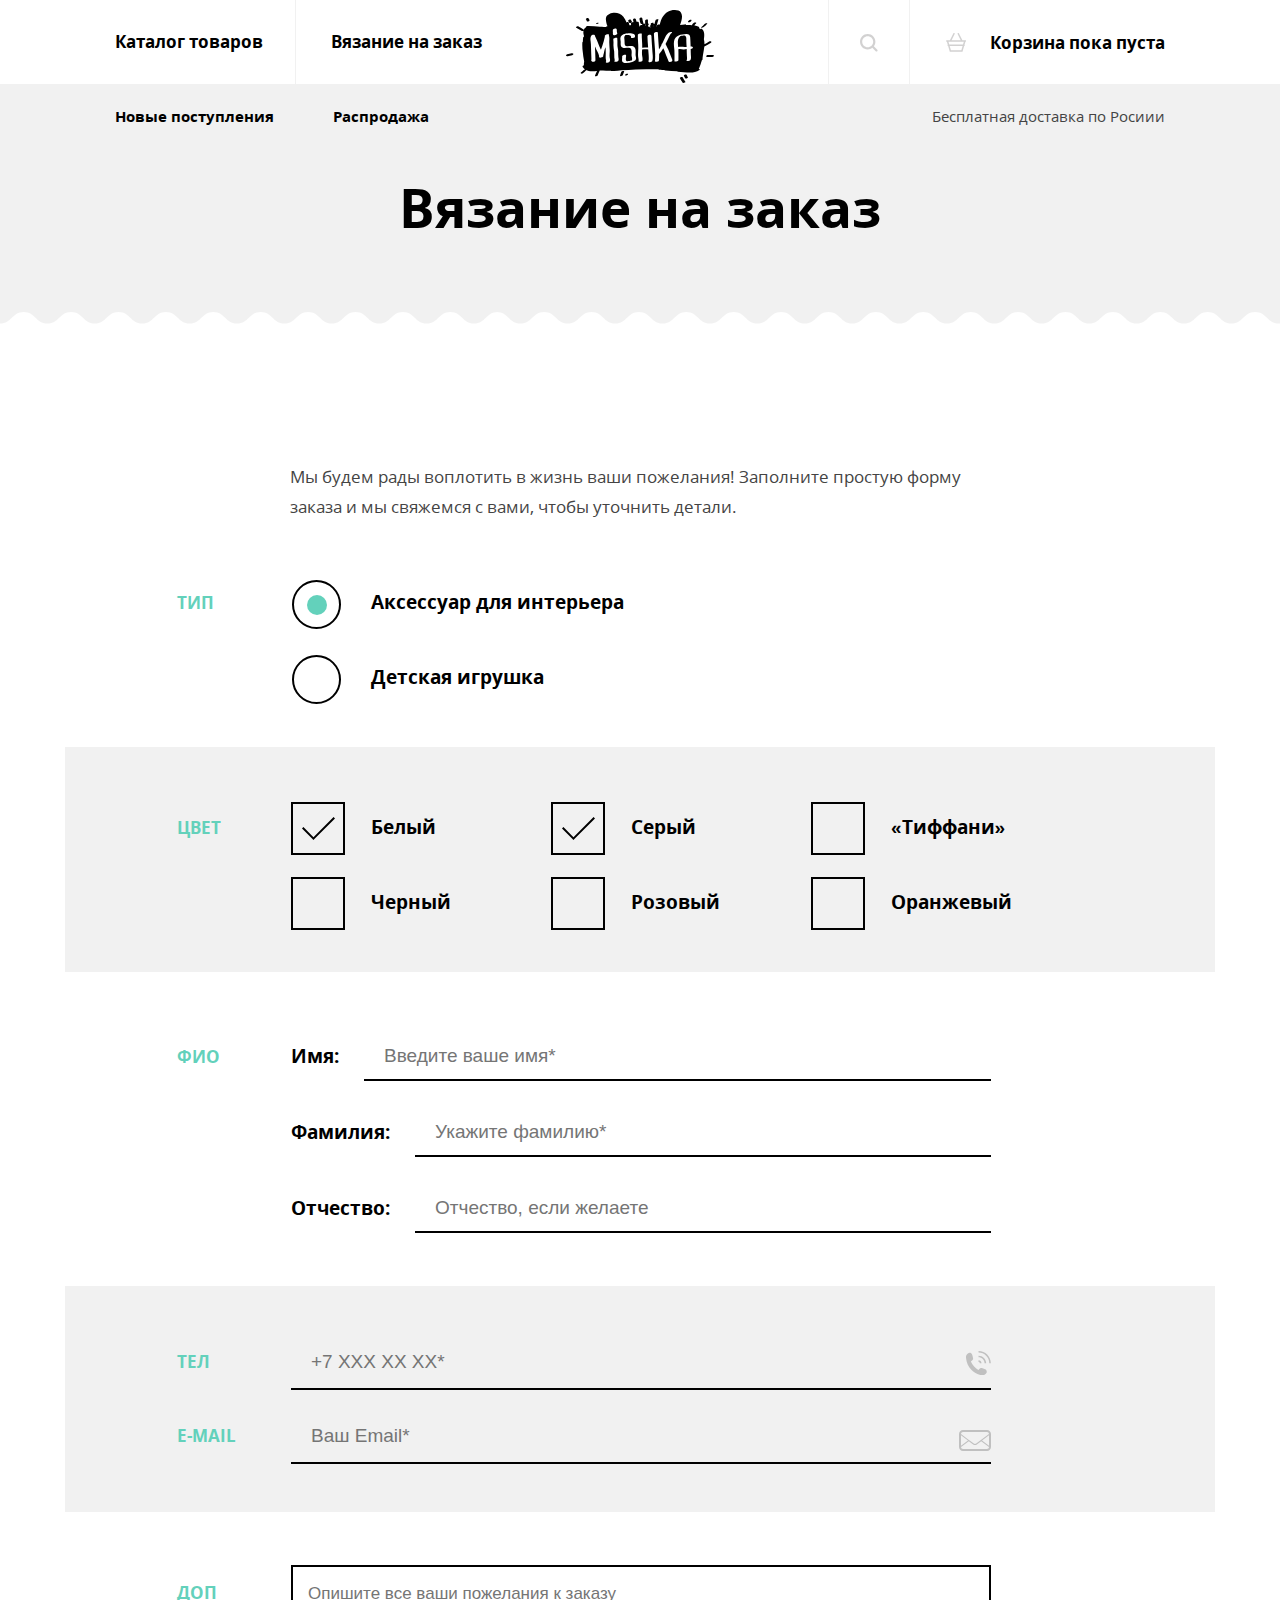
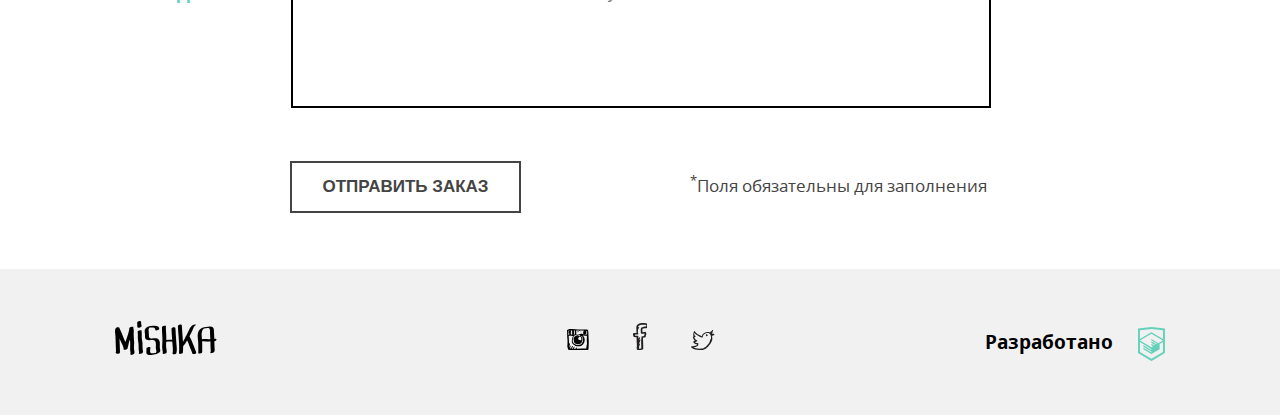
<file: portfolio/Mishka/form.html>
<!DOCTYPE html>
<html lang="ru">
  <head>
    <meta charset="utf-8">
    <meta name="viewport" content="width=device-width, initial-scale=1.0">
    <title>HTML Academy: Мишка</title>
    <link rel="stylesheet" href="css/normalize.css">
    <link rel="stylesheet" href="css/style.css">
  </head>
  <body class="page">
    <header class="page-header">
      <h1 class="visually-hidden">Магазин Мишка</h1>
      <div class="main-nav">
        <div class="main-nav__wrapper">
          <div class="main-nav__logo">
            <a href="index.html">
              <picture>
                <source media="(min-width: 1150px)" srcset="img/logo-desktop.svg">
                <source media="(min-width: 768px)" srcset="img/logo-tablet.svg">
                <img src="img/logo-mobile.svg" alt="Магазин-Мишка">
              </picture>
            </a>
          </div>
          <nav class="main-nav__nav main-nav__nav--nojs main-nav__nav--closed">
            <button class="main-nav__toggle" type="button">Открыть меню</button>
            <ul class="main-nav__items">
              <li class="main-nav__item main-nav__item--catalog">
                <a class="main-nav__link main-nav__link--catalog" href="catalog.html">Каталог товаров</a>
              </li>
              <li class="main-nav__item main-nav__item--knitwork ">
                <a class=" main-nav__link main-nav__link--knitwork" href="form.html">Вязание на заказ</a>
              </li>
              <li class="main-nav__item main-nav__item--new-arriv">
                <a class=" main-nav__link main-nav__link--new" href="#">Новые поступления</a>
              </li>
              <li class="main-nav__item main-nav__item--sale">
                <a class=" main-nav__link main-nav__link--sale" href="#">Распродажа</a>
              </li>
            </ul>
          </nav>
          <div class="nav-features nav-features--nojs nav-features--closed">
            <ul class="nav-features__items">
              <li class="nav-features__item nav-features__item--search">
                <a class="nav-features__link nav-features__link--search" href="">Поиск по сайту</a>
                  <svg class="nav-features__icon-search" version="1.1" xmlns="http://www.w3.org/2000/svg" xmlns:xlink="http://www.w3.org/1999/xlink" x="0px" y="0px" width="17.6px" height="17.6px" viewBox="-0.8 -0.8 17.6 17.6" enable-background="new -0.8 -0.8 17.6 17.6" xml:space="preserve">
                    <path fill="#231F20" d="M16.47,14.93l-3.415-3.415C14.02,10.226,14.6,8.634,14.6,6.899c0-4.253-3.447-7.699-7.7-7.699 S-0.8,2.646-0.8,6.899s3.446,7.7,7.699,7.7c1.734,0,3.326-0.58,4.613-1.546l3.417,3.416c0.203,0.202,0.418,0.33,0.771,0.33 c0.607,0,1.1-0.492,1.1-1.1C16.8,15.459,16.739,15.2,16.47,14.93z M1.399,6.899c0-3.038,2.462-5.5,5.5-5.5s5.5,2.462,5.5,5.5 s-2.462,5.5-5.5,5.5S1.399,9.938,1.399,6.899z"/>
                  </svg>
              </li>
              <li class="nav-features__item nav-features__item--basket">
                <a class="nav-features__link nav-features__link--basket" href="">Корзина пока пуста</a>
                  <svg class="nav-features__icon-cart" version="1.1" xmlns="http://www.w3.org/2000/svg" xmlns:xlink="http://www.w3.org/1999/xlink" x="0px" y="0px" width="20.294px" height="18.849px" viewBox="264.205 370.961 20.294 18.849" enable-background="new 264.205 370.961 20.294 18.849" xml:space="preserve">
                    <path fill="#231F20" d="M283.75,378.19h-3.151l-3.407-6.814c-0.185-0.37-0.634-0.52-1.006-0.335 c-0.371,0.186-0.521,0.636-0.335,1.006l3.071,6.143h-9.138l3.072-6.143c0.185-0.371,0.035-0.821-0.335-1.006 c-0.37-0.185-0.821-0.035-1.006,0.335l-3.407,6.814h-3.151c-0.414,0-0.75,0.336-0.75,0.75s0.336,0.75,0.75,0.75h0.157l0.855,2.991 c-0.187,0.137-0.316,0.347-0.316,0.595c0,0.396,0.309,0.71,0.697,0.739l1.656,5.795h12.697l1.656-5.795 c0.388-0.028,0.698-0.344,0.698-0.739c0-0.249-0.129-0.459-0.316-0.596l0.854-2.991h0.157c0.414,0,0.75-0.336,0.75-0.75 S284.164,378.19,283.75,378.19z M279.569,388.311h-10.433l-1.224-4.284h12.881L279.569,388.311z M281.222,382.526h-13.739 l-0.81-2.836h15.359L281.222,382.526z"/>
                  </svg>
              </li>
              <li class="nav-features__item nav-features__item--delivery">
                <a class="nav-features__link nav-features__link--delivery" href="">Бесплатная доставка по Росиии</a>
              </li>
            </ul>
          </div>
        </div>
      </div>
      <div class="page-header__container page-header__container--bg">
        <div class="page-header__wrapper">
          <h2 class="page-header__title page-header__title--knitwork">Вязание на заказ</h2>
        </div>
      </div>
    </header>
    <div class="form-order">
      <div class="form-order__wrapper">
        <div class="form-order__descr-container">
          <span class="form-order__descr">Мы будем рады воплотить в жизнь ваши пожелания! Заполните простую форму заказа и мы свяжемся с вами, чтобы уточнить детали.</span>
        </div>
        <form action="https://echo.htmlacademy.ru/" method="get" class="form-order__form">
          <div class="form-order__type form-order__type--radio ">
            <span class="form-order__subtitle">Тип</span>
            <ul class="form-order__items">
              <li class="form-order__item">
                <input type="radio" name="interior-accessory" id="interior-accessory" class="form-order__radio-input" checked="">
                <label for="interior-accessory" class="form-order__label form-order__radio-label">Аксессуар для интерьера</label>
              </li>
              <li class="form-order__item">
                <input type="radio" name="interior-accessory" id="childrens-toy" class="form-order__radio-input">
                <label for="childrens-toy" class="form-order__label form-order__radio-label">Детская игрушка</label>
              </li>
            </ul>
          </div>
          <div class="form-order__type form-order__type--checkbox">
            <span class="form-order__subtitle">Цвет</span>
            <ul class="form-order__items">
              <li class="form-order__item">
                <input type="checkbox" name="white" id="white" class="form-order__checkbox-input" checked>
                <label for="white" class="form-order__label form-order__checkbox-label">Белый</label>
              </li>
              <li class="form-order__item">
                <input type="checkbox" name="gray" id="gray" class="form-order__checkbox-input" checked>
                <label for="gray" class="form-order__label form-order__checkbox-label">Серый</label>
              </li>
              <li class="form-order__item">
                <input type="checkbox" name="tiffany" id="tiffany" class="form-order__checkbox-input">
                <label for="tiffany" class="form-order__label form-order__checkbox-label">«Тиффани»</label>
              </li>
              <li class="form-order__item">
                <input type="checkbox" name="black" id="black" class="form-order__checkbox-input">
                <label for="black" class="form-order__label form-order__checkbox-label">Черный</label>
              </li>
              <li class="form-order__item">
                <input type="checkbox" name="pink" id="pink" class="form-order__checkbox-input">
                <label for="pink" class="form-order__label form-order__checkbox-label">Розовый</label>
              </li>
              <li class="form-order__item">
                <input type="checkbox" name="orange" id="orange" class="form-order__checkbox-input">
                <label for="orange" class="form-order__label form-order__checkbox-label">Оранжевый</label>
              </li>
            </ul>
          </div>
          <div class="form-order__type form-order__type--fullname ">
            <span class="form-order__subtitle">Фио</span>
            <ul class="form-order__items">
              <li class="form-order__item form-order__item--list">
                <label for="name" class="form-order__label form-order__label-name">Имя:</label>
                <input type="text" name="name" id="name" class="form-order__input" placeholder="Введите ваше имя*" required>
              </li>
              <li class="form-order__item form-order__item--list">
                <label for="surname" class="form-order__label form-order__label-name">Фамилия:</label>
                <input type="text" name="surname" id="surname" class="form-order__input" placeholder="Укажите фамилию*" required>
              </li>
              <li class="form-order__item form-order__item--list">
                <label for="patronymic" class="form-order__label form-order__label-name">Отчество:</label>
                <input type="text" name="patronymic" id="patronymic" class="form-order__input" placeholder="Отчество, если желаете">
              </li>
            </ul>
          </div>
          <div class="form-order__type form-order__type--phone ">
            <span class="form-order__subtitle">Тел</span>
            <ul class="form-order__items">
              <li class="form-order__item form-order__item--list">
                <input type="tel" id="tel" class="form-order__input form-order__input--phone" placeholder="+7 XXX XX XX*" pattern="7-[0-9]{3}-[0-9]{2}-[0-9]{2}" required>
                <svg version="1.1" id="Layer_2" xmlns="http://www.w3.org/2000/svg" xmlns:xlink="http://www.w3.org/1999/xlink" x="0px" y="0px" width="24.829px" height="24.333px" viewBox="0 0 24.829 24.333" enable-background="new 0 0 24.829 24.333" xml:space="preserve">
                  <g>
                    <g id="UrwUhy_2_">
                      <g>
                        <path d="M17.321,24.333c-0.371,0-0.744,0-1.115,0c-4.904-0.58-8.497-2.857-11.11-5.772C2.473,15.637,0.402,11.875,0,6.817 c0-0.453,0-0.906,0-1.358c0.091-0.921,0.544-1.55,1.067-2.086c0.65-0.666,1.63-1.522,2.522-1.553 c0.659-0.022,1.78,0.451,2.232,1.066c0.388,0.53,0.595,1.59,0.775,2.378c0.185,0.797,0.6,1.95,0.485,2.717 C6.905,9.177,5.317,9.684,4.85,10.553c1.551,3.721,4.089,6.456,7.472,8.345c0.847-0.465,1.595-1.864,2.767-1.892 c0.428-0.012,0.972,0.209,1.406,0.34c0.477,0.143,0.891,0.326,1.311,0.484c0.705,0.266,1.957,0.621,2.378,1.213 c0.433,0.61,0.681,1.608,0.581,2.231C20.571,22.508,18.538,23.877,17.321,24.333z"></path>
                      </g>
                    </g>
                    <path d="M12.529,1.528c5.949,0,10.771,4.822,10.771,10.771h1.529C24.829,5.507,19.323,0,12.529,0V1.528z"></path>
                    <path d="M12.529,9.327v1.552c0.785,0,1.421,0.636,1.421,1.42h1.553C15.502,10.657,14.172,9.327,12.529,9.327z"></path>
                    <path d="M12.529,6.246c3.345,0,6.056,2.71,6.056,6.054h1.588c0-4.22-3.422-7.641-7.644-7.641V6.246z"></path>
                  </g>
                </svg>
              </li>
            </ul>
          </div>
          <div class="form-order__type form-order__type--email ">
            <span class="form-order__subtitle form-order__subtitle--line">E-mail</span>
            <ul class="form-order__items">
              <li class="form-order__item form-order__item--list">
                <input type="email" id="email" class="form-order__input form-order__input--email" placeholder="Ваш Email*" required>
                  <svg version="1.1" xmlns="http://www.w3.org/2000/svg" xmlns:xlink="http://www.w3.org/1999/xlink" x="0px" y="0px" width="32px" height="32px" viewBox="0 0 32 32" enable-background="new 0 0 32 32" xml:space="preserve">
                    <path id="mail" d="M28,5H4C1.791,5,0,6.792,0,9v13c0,2.209,1.791,4,4,4h24c2.209,0,4-1.791,4-4V9 C32,6.792,30.209,5,28,5z M2,10.25l6.999,5.25L2,20.75V10.25z M30,22c0,1.104-0.898,2-2,2H4c-1.103,0-2-0.896-2-2l7.832-5.875 l4.368,3.277c0.533,0.397,1.166,0.6,1.8,0.6c0.633,0,1.266-0.201,1.799-0.6l4.369-3.277L30,22L30,22z M30,20.75l-7-5.25l7-5.25 V20.75z M17.199,18.602c-0.35,0.263-0.763,0.4-1.199,0.4s-0.851-0.139-1.2-0.4L10.665,15.5l-0.833-0.625L2,9.001V9 c0-1.103,0.897-2,2-2h24c1.102,0,2,0.897,2,2L17.199,18.602z"/>
                </svg>
              </li>
            </ul>
          </div>
          <div class="form-order__type form-order__type--extra ">
            <span class="form-order__subtitle">Доп</span>
              <textarea name="order-message" id="order-message" class="form-order__textarea" cols="20" rows="7" placeholder="Опишите все ваши пожелания к заказу"></textarea>
              <span class="form-order__recuired-field"><sup>*</sup>Поля обязательны для заполнения</span>
              <input class="form-order__btn button" type="submit" value="Отправить заказ">
          </div>
        </form>
      </div>
    </div>
    <footer class="page-footer">
      <div class="page-footer__wrapper">
        <div class="page-footer__logo">
          <a href="index.html">
            <svg version="1.1" xmlns="http://www.w3.org/2000/svg" xmlns:xlink="http://www.w3.org/1999/xlink" x="0px" y="0px" width="101.615px" height="34.056px" viewBox="0 0 101.615 34.056" enable-background="new 0 0 101.615 34.056" xml:space="preserve">
              <g>
                <path d="M19.135,21.495c-0.083-2.683-0.51-5.347-0.475-8.035c0.028-2.174,0.389-4.41-0.36-6.495 c0.047-0.237,0.096-0.473,0.14-0.711c0.193-1.045-3.271-0.492-3.813,0.464c-0.343,0.28-0.519,0.615-0.375,0.957 c0.037,0.086,0.069,0.174,0.102,0.261c-0.656,3.204-1.57,6.306-2.621,9.412c-0.402,1.188-0.888,2.349-1.298,3.533 c-0.582-1.104-1.169-2.194-1.643-3.377C7.418,14.071,6.18,10.602,4.505,7.298C4.695,5.77,1.301,5.93,0.632,7.33 c-0.809,1.694-0.705,3.403-0.438,5.214c0.3,2.042,0.353,4.05,0.377,6.111c0.047,3.976,0.358,7.943,0.417,11.919 c-0.354,0.395-0.461,0.881-0.091,1.375c0.162,0.216,0.361,0.382,0.571,0.549c0.904,0.724,3.5,0.107,3.496-1.271 c-0.014-4.123-0.312-8.238-0.42-12.358c-0.011-0.404-0.018-0.807-0.024-1.21c0.057,0.145,0.114,0.29,0.171,0.434 c0.64,1.604,1.31,3.163,2.185,4.654c0.868,1.478,1.303,3.064,1.803,4.677c-0.189,0.217-0.303,0.462-0.233,0.708 c-0.039,0.18,0.07,0.292,0.251,0.36c0.639,0.548,1.841,0.274,2.509-0.007c0.287-0.121,0.561-0.261,0.826-0.424 c0.345-0.212,0.883-0.679,0.729-1.159c-0.03-0.093-0.058-0.186-0.087-0.279c0.47-1.27,0.709-2.589,0.965-3.93 c0.272-1.428,0.782-2.78,1.295-4.133c0.052,0.619,0.106,1.238,0.156,1.855c0.204,2.554,0.033,5.072,0.007,7.626 c-0.008,0.847,0.054,1.633,0.219,2.461c0.068,0.343,0.367,1.808,0.281,1.887c-0.611,0.564-0.433,1.257,0.385,1.437 c0.915,0.201,2.081-0.105,2.77-0.742c1.198-1.106,0.632-2.845,0.361-4.241C18.661,26.501,19.208,23.879,19.135,21.495z"/>
                <path d="M27.499,22.17c-0.074-1.988-0.765-3.862-0.774-5.872c-0.011-2.305,0.181-4.593-0.155-6.886 c-0.106-0.725-4.056,0.1-3.917,1.05c0.309,2.11,0.197,4.229,0.159,6.354c-0.037,2.044,0.468,3.898,0.73,5.904 c0.269,2.054-0.084,4.157,0.149,6.213c0.109,0.962,0.75,2.743,0.089,3.58c-0.42,0.532,1.469,0.342,1.553,0.326 c0.769-0.142,1.793-0.392,2.304-1.038c0.653-0.828,0.196-2.426,0.053-3.357C27.374,26.385,27.576,24.249,27.499,22.17z"/>
                <path d="M43.828,18.851c-2.062-2.784-5.889-0.78-8.561-1.54c-1.377-0.392-1.395-2.271-1.392-3.396 c0.004-1.426-0.114-2.732-0.273-4.146c-0.119-1.052-0.024-2.121,0.746-2.904c0.142-0.144,0.859-0.336,0.81-0.339 c0.354-0.061,0.676-0.076,1.067-0.093c1.549-0.066,4.613,0.232,4.019,2.483c-0.266,1.01,3.596,0.431,3.877-0.637 c1.213-4.598-7.284-3.714-9.686-3.078C32.225,5.789,29.787,7.047,29.66,9.6c-0.061,1.219,0.273,2.379,0.325,3.587 c0.061,1.39-0.198,2.776,0.289,4.118c1.082,2.982,5.52,1.576,7.778,1.745c3.845,0.287,2.697,5.469,2.748,7.883 c0.027,1.288,1.181,3.429,0.211,4.507c-0.595,0.662-1.982,0.699-2.792,0.768c-0.813,0.068-2.201,0.312-2.742-0.461 c-0.993-1.418,0.091-3.799-0.121-5.425c-0.121-0.924-4.066-0.095-3.917,1.05c0.342,2.627-1.399,6.145,2.402,6.596 c2.441,0.289,5.191-0.161,7.5-0.928c1.196-0.396,2.307-0.942,3.243-1.793c1.035-0.941,0.694-2.348,0.417-3.547 C44.324,24.782,45.732,21.421,43.828,18.851z"/>
                <path d="M61.155,18.662c-0.122-3.777-0.69-7.513-0.706-11.297c-0.008-1.971-3.963-1.305-3.957,0.343 c0.015,3.608,0.497,7.167,0.682,10.764c0.004,0.074,0.008,0.147,0.013,0.221c-1.949-0.018-3.899,0.177-5.853,0.246 c0.201-4.633-0.611-9.227-0.435-13.857c0.022-0.582-3.874-0.09-3.917,1.049c-0.171,4.475,0.587,8.915,0.453,13.392 c-0.064,2.136-0.245,4.264-0.259,6.402c-0.007,1.095,0.171,2.183,0.329,3.263c0.146,0.999,0.484,2.331,0.182,3.318 c-0.237,0.772,3.561,0.29,3.862-0.694c0.544-1.778-0.222-4.039-0.405-5.839c-0.175-1.725-0.039-3.499,0.083-5.248 c2.03-0.13,4.059-0.297,6.08-0.012c0.09,1.378,0.196,2.754,0.322,4.134c0.105,1.157,0.179,2.313,0.196,3.475 c0.015,1.019,0.142,2.496-0.221,3.461c-0.773,2.057,3.15,1.889,3.723,0.364c0.703-1.87,0.502-4.199,0.383-6.164 C61.562,23.54,61.233,21.109,61.155,18.662z"/>
                <path d="M78.087,23.136c-0.939-2.758-2.373-5.177-3.616-7.797c1.001-1.949,2.018-3.898,2.932-5.888 c0.831-1.808,1.446-3.819,3.08-5.092c0.574-0.447,0.55-0.896-0.255-0.951c-0.875-0.061-2.064,0.192-2.77,0.742 c-1.485,1.158-2.427,2.563-3.201,4.268c-0.932,2.051-1.896,4.063-2.914,6.075c-0.074,0.147-0.149,0.295-0.224,0.443 c-0.49,0.315-0.785,0.762-0.639,1.266c-0.792,1.563-1.6,3.117-2.499,4.61c-0.299-5.534-0.955-11.061-1.15-16.6 c-0.045-1.27-3.971-0.479-3.917,1.049c0.243,6.868,1.219,13.719,1.286,20.587c-0.016,0.017-0.031,0.034-0.047,0.051 c-0.301,0.308-0.19,0.494,0.051,0.602c0.002,1.75-0.059,3.501-0.209,5.254c-0.472,0.745,0.463,1.139,1.084,1.139 c0.032,0,0.064,0,0.096,0c0.739,0,2.626-0.35,2.718-1.364c0.191-2.1,0.251-4.196,0.232-6.291c1.59-1.715,2.89-3.63,4.055-5.635 c0.759,1.48,1.482,2.972,1.989,4.582c0.861,2.741,2.299,5.261,3.131,8.014c0.544,1.806,4.457,0.738,3.917-1.049 C80.388,28.398,79.013,25.854,78.087,23.136z"/>
                <path d="M101.59,18.501c-0.21-0.832-1.372-0.849-2.271-0.77c-0.012-0.335-0.02-0.671-0.036-1.006 c-0.125-2.661-0.165-5.379-0.392-8.032c-0.209-2.458-1.585-3.337-3.972-3.247c-2.416,0.092-5.229,0.527-7.482,1.403 c-2.607,1.014-4.058,2.935-4.559,5.681c-0.549,3.014,0.24,6.219,0.373,9.246c0.154,3.503,0.066,7.014,0.062,10.519 c0,0.573,3.916,0.031,3.917-1.049c0.003-2.776,0.042-5.551,0-8.327c-0.013-0.818-0.051-1.632-0.102-2.444 c1.369-0.593,3.687,0.012,5.05,0.141c1.107,0.104,2.169-0.166,3.244-0.292c0.021,2.312,0.107,4.635,0.202,6.944 c0.049,1.184,0.477,3.53-0.354,4.511c-0.437,0.516,1.48,0.343,1.555,0.33c0.793-0.146,1.761-0.401,2.303-1.041 c0.949-1.12,0.456-3.79,0.401-5.126c-0.078-1.91-0.102-3.824-0.141-5.737C100.542,20.058,101.805,19.351,101.59,18.501z M86.972,18.351c-0.103-1.245-0.217-2.49-0.303-3.743c-0.16-2.331,0.117-5.583,2.29-6.999c0.58-0.379,1.675-0.315,2.354-0.438 c0.97-0.176,1.956-0.389,2.829,0.19c1.21,0.802,0.912,3.657,0.911,4.869c-0.003,2.005,0.207,4.001,0.31,6.003 c-0.552,0.055-1.111,0.089-1.683,0.076C91.394,18.256,89.136,17.896,86.972,18.351z"/>
                <path d="M24.108,6.7c0.521-0.05,1.045-0.226,1.477-0.524c0.085-0.072,0.171-0.144,0.256-0.216c0.52-0.335,0.972-0.827,0.728-1.361 c-0.504-1.105-0.423-2.231-0.416-3.414c0.006-0.958-0.963-1.246-1.781-1.174c-0.723,0.063-2.168,0.581-2.175,1.52 c-0.006,0.993-0.071,2.016,0.109,2.992c-0.047,0.113-0.074,0.239-0.104,0.355c-0.055,0.212,0.016,0.42,0.142,0.59 c0,0.045,0.002,0.089,0.002,0.134c0.005,0.112,0.01,0.224,0.015,0.335c0.073,0.232,0.216,0.409,0.429,0.53 C23.178,6.7,23.668,6.742,24.108,6.7z"/>
              </g>
            </svg>
          </a>
        </div>
        <div class="social-links">
          <a href="https://instagram.com/htmlacademy" class="social-link">
            <svg class="social-link--in" version="1.1" xmlns="http://www.w3.org/2000/svg" xmlns:xlink="http://www.w3.org/1999/xlink" x="0px" y="0px" width="21.769px" height="21.334px" viewBox="53.115 53.19 21.769 21.334" enable-background="new 53.115 53.19 21.769 21.334" xml:space="preserve">
            <g id="instagram">
              <g>
                <path d="M74.881,65.336c-0.013-2.395-0.344-4.788-0.303-7.135c-0.023-0.788-0.086-1.535-0.152-2.278 c-0.105-0.3-0.111-0.699-0.152-1.062c-0.26-0.17-0.222-0.64-0.456-0.835c-0.423-0.233-1.201-0.114-1.744-0.22 c-0.657-0.026-1.254-0.115-1.899-0.153c-1.936-0.101-3.973-0.076-5.996-0.076c-2.001,0-3.954-0.145-5.695-0.379h-2.202 c-0.097,0.004-0.105,0.098-0.227,0.076c-0.599,0.034-1.077,0.188-1.595,0.303c-0.21,0.119-0.421,0.235-0.683,0.304 c-0.136,0.192-0.513,0.145-0.607,0.379c-0.186,0.212,0.185,0.451,0,0.607v0.911c0.173,0.13,0.027,0.58,0.075,0.835v0.987 c-0.017,1.281,0.134,2.397,0.076,3.72c0.467,2.762,0.374,6.537,0.076,9.413c0.155,0.579,0.363,1.105,0.455,1.746 c0.256,0.479,0.335,1.133,0.683,1.52c0.502,0.206,1.233,0.186,1.898,0.229c0.383,0.098,0.667,0.293,1.14,0.30 c2.843-0.21,5.496-0.154,8.427-0.229c2.704,0.24,5.802,0.188,8.275-0.228c0.195-0.134,0.128-0.529,0.228-0.76 c-0.056-0.385,0.207-0.449,0.228-0.759C74.862,70.157,74.895,67.763,74.881,65.336z M61.899,59.111 c0.757-0.153,1.48-0.341,2.429-0.304c0.71,0.076,1.287,0.283,1.897,0.456c0.116,0.184-0.243,0.547,0.153,0.684v0.076 c0.059,0.017,0.149,0.002,0.151,0.076c0.445,0.035,0.794,0.167,1.063,0.379c0.45,0.055,0.536,0.476,1.138,0.3 c-0.091,0.213-0.084,0.524-0.075,0.835c0.324,1.183,0.475,2.81,0.303,4.252c-0.164,0.163-0.215,0.442-0.303,0.683 c-0.311,0.322-0.481,0.785-0.836,1.062c-0.095,0.236-0.25,0.408-0.454,0.533c-0.116,0.213-0.206,0.452-0.457,0.53 c-0.298,0.163-0.577,0.011-0.834-0.076c-0.446,0.162-0.904,0.312-1.215,0.607c-0.816-0.096-1.648-0.175-2.43-0.304 c-0.242-0.139-0.487-0.273-0.835-0.305c-0.227-0.204-0.496-0.364-0.836-0.455c-0.101-0.127-0.337-0.118-0.455-0.229 c-0.198-0.029-0.229-0.227-0.456-0.229c-0.118-0.412-0.443-0.618-0.532-1.062c-0.226-0.331-0.308-0.805-0.455-1.215 c-0.043-1.434,0.091-2.692,0.379-3.796c0.346-0.591,0.779-1.094,1.138-1.67c0.249,0.021,0.365-0.09,0.38-0.304 c0.306,0.053,0.434-0.072,0.684-0.075C61.698,59.568,61.71,59.251,61.899,59.111z M60.229,56.378 c-0.117-0.263-0.066-0.691-0.075-1.062c-0.007-0.285,0.278-0.279,0.304-0.532c-0.003-0.074-0.093-0.059-0.152-0.076 c0.126-0.146,0.701-0.097,0.834,0c0.132,0.537-0.354,0.455-0.531,0.684c0.011,0.167,0.322,0.032,0.456,0.076 c0.029,0.854-0.059,1.496,0,2.202h-0.456c-0.007,0.234,0.229,0.226,0.456,0.228c-0.059,0.286,0.092,0.363,0.075,0.607 c-0.226,0.153-0.716,0.042-1.062,0.075C59.975,57.986,60.313,57.205,60.229,56.378z M59.546,54.784 c0.088-0.013,0.134,0.016,0.151,0.076c0.179,0.253,0.01,0.683-0.076,0.911C59.448,55.592,59.595,55.089,59.546,54.784z M59.698,56.606c-0.132-0.069-0.168-0.237-0.152-0.456C59.678,56.221,59.713,56.388,59.698,56.606z M59.698,57.973 c-0.058,0.139-0.082-0.045-0.076-0.152C59.68,57.682,59.703,57.866,59.698,57.973z M59.546,58.201 c0.175-0.024,0.084,0.219,0.228,0.227c-0.009,0.193-0.283,0.179-0.38,0.077C59.433,58.393,59.507,58.312,59.546,58.201z M57.192,56.985c0.006-0.108,0.013-0.214-0.076-0.228c-0.073-0.733,0.13-1.415,0-1.973c0.25-0.155,0.769-0.042,1.139-0.077v1.139 c-0.088,0.064-0.203,0.101-0.379,0.077c-0.054,0.28,0.324,0.131,0.379,0.304c0.008,0.853-0.056,1.777,0.152,2.429 c-0.565-0.059-0.906,0.107-1.442,0.076c0.097-0.612-0.019-1.435,0.531-1.594C57.484,56.997,57.239,57.091,57.192,56.985z M56.661,56.985c-0.204,0.021-0.217-0.534-0.077-0.607C56.912,56.384,56.833,56.879,56.661,56.985z M56.509,57.973 c0.077-0.312,0.034-0.304,0.075-0.683C56.812,57.303,56.844,58.06,56.509,57.973z M56.737,55.923 c-0.263,0.054-0.273-0.266-0.153-0.38C56.847,55.49,56.856,55.81,56.737,55.923z M56.737,54.784 c0.033,0.159-0.052,0.201-0.076,0.304c-0.176,0.023-0.084-0.219-0.229-0.229C56.457,54.757,56.623,54.797,56.737,54.784z M56.509,58.505c0.148-0.031,0.11,0.345-0.076,0.227C56.473,58.67,56.512,58.608,56.509,58.505z M55.825,54.784 c0.029,0.259-0.438,0.32-0.379,0H55.825z M54.838,54.86c-0.034,0.219-0.326,0.179-0.379,0.379 C54.245,55.069,54.543,54.771,54.838,54.86z M54.383,55.619c0.226-0.205,0.451-0.41,0.684-0.607 c-0.021-0.123,0.071-0.131,0.076-0.228h0.229c0.102,0.381-0.261,0.296-0.305,0.531c0.021,0.122-0.072,0.131-0.075,0.227 c0.02,0.335,0.121,0.588,0.075,0.988c-0.27,0.008-0.276,0.28-0.607,0.227C54.482,56.329,54.325,56.083,54.383,55.619z M54.459,58.884V57.29c0.195-0.185,0.396-0.364,0.607-0.532c0.295,0.489,0.179,1.392,0.455,1.897 C55.246,58.812,54.771,58.766,54.459,58.884z M72.68,69.968c-0.109,0.954-0.158,1.968-0.379,2.809 c-2.89,0.123-6.02,0.005-8.883,0.153c-0.199,0.045-0.273-0.031-0.229-0.229c-0.253,0-0.258,0.247-0.531,0.229 c0.201-0.336,0.438-0.898,0.151-1.291c-0.797,0.013-0.797,0.821-1.138,1.291c-0.686-0.053-1.137,0.127-1.823,0.075 c0.18-0.705,0.75-1.021,0.911-1.745c-0.395-0.55-0.989,0.138-1.214,0.455c-0.204,0.48-0.557,0.81-0.76,1.29H57.8 c0.238-0.469,0.489-0.926,0.759-1.366c0.171-0.512,0.625-0.741,0.683-1.367c-0.157-0.28-0.42-0.029-0.683,0 c-0.123,0.182-0.272,0.335-0.38,0.531c-0.232,0.376-0.501,0.714-0.684,1.14c-0.181,0.208-0.335,0.003-0.53,0.227 c-0.389,0.271-0.581,0.736-0.988,0.987c-0.174-0.06,0.039-0.356,0.153-0.38c0.045-0.181-0.096-0.55,0.075-0.607 c0.063-0.366,0.212-0.647,0.379-0.91c0.119-0.742,0.521-1.199,0.684-1.898c-0.559,0.099-0.674,0.643-0.988,0.987 c-0.212,0.445-0.542,0.772-0.683,1.291c-0.174-0.131-0.028-0.58-0.076-0.836c0.122-0.586,0.298-1.119,0.38-1.746 c0.133-0.22,0.173-0.535,0.228-0.834c0.168-0.209,0.046-0.61-0.077-0.761c-0.226,0.027-0.374,0.133-0.455,0.304 c-0.192-0.032-0.193,0.506-0.304,0.304c-0.045-2.587-0.451-4.812-0.456-7.438c0.026-0.331-0.183-0.424-0.228-0.685 c1.629,0.028,3.121,0.091,4.783,0.229c-0.089,0.139-0.199,0.257-0.304,0.379c-0.144,0.07-0.226,0.173-0.378,0.304 c-0.604,1.653-0.975,3.984-0.607,6.15c0.229,0.58,0.589,1.029,0.986,1.441c0.907,0.485,1.635,1.149,2.506,1.671 c1.701,0.361,3.84,0.369,5.541,0c0.236-0.12,0.484-0.226,0.685-0.38c1.364-1.242,2.753-2.459,2.961-4.859v-1.367 c-0.197-1.598-0.688-2.905-1.747-3.644c0.331-0.22,1.099,0.043,1.67,0.076c0.223,0.013,0.447,0.014,0.684,0 c0.408-0.024,0.928-0.055,1.443,0c0.144,0.187,0.113,0.544,0.228,0.76c-0.062,1.684-0.192,3.3-0.152,5.087 c0.103,0.454,0.127,0.986,0.229,1.441C73.046,68.209,72.9,69.126,72.68,69.968z M73.059,58.808 c-0.639-0.12-1.232-0.284-1.897-0.379c0.072-0.333,0.799-0.01,0.987-0.228c0.385-0.223,0.295-0.92,0.304-1.51 c0.032-0.348,0.114-0.644,0.076-1.063c-0.401-0.951-1.783-0.421-2.886-0.455c-0.225,0.718-0.47,1.8-0.304,2.657 c0.169,0.49,1.024,0.292,1.519,0.456c-0.14,0.332-0.688,0.057-0.987,0.076c-0.296-0.083-0.707-0.052-0.986-0.151 c-2.285,0.078-4.284,0.004-6.529,0.151c0.117-1.248,0.063-2.465-0.076-3.645h3.112c-0.344,0.364-0.912,0.507-1.29,0.835 c-0.44,0.244-0.861,0.505-1.139,0.911c0.249,0.134,0.535-0.245,0.759-0.379c0.355-0.074,0.479-0.381,0.835-0.455 c0.423-0.438,1.096-0.625,1.67-0.912c0.378-0.022,0.697,0.013,0.987,0.077c1.283,0.007,2.456,0.126,3.796,0.076 c0.614,0.145,1.45,0.069,1.974,0.304c0.107,0.298,0.231,0.579,0.305,0.911C73.297,57.071,73.14,57.901,73.059,58.808z M67.214,55.088C67.324,55.041,67.205,54.996,67.214,55.088L67.214,55.088z M67.214,55.088c-0.529,0.154-1.019,0.348-1.367,0.682 C66.331,55.572,66.906,55.464,67.214,55.088z M68.276,55.695C68.387,55.648,68.269,55.604,68.276,55.695L68.276,55.695z M66.53,56.606c0.727-0.158,1.181-0.591,1.746-0.911c-0.437,0.019-0.592,0.32-0.987,0.379 C67.074,56.291,66.689,56.334,66.53,56.606z M65.847,55.771C65.736,55.818,65.854,55.863,65.847,55.771L65.847,55.771z M65.164,56.378C65.274,56.332,65.156,56.286,65.164,56.378L65.164,56.378z M65.089,56.454c0.063,0.014,0.07-0.03,0.075-0.076 C65.1,56.364,65.092,56.408,65.089,56.454z M65.012,56.53c0.064,0.014,0.072-0.03,0.077-0.076 C65.022,56.441,65.017,56.483,65.012,56.53z M64.178,57.138c0.346-0.134,0.613-0.348,0.834-0.607 C64.664,56.664,64.397,56.878,64.178,57.138z M66.454,58.125c0.533-0.049,0.749-0.416,1.215-0.531 c0.284-0.298,0.784-0.381,0.987-0.76c-0.56,0.023-0.766,0.399-1.216,0.531C67.156,57.662,66.689,57.778,66.454,58.125z M64.178,57.138C63.861,57.064,64.162,57.365,64.178,57.138L64.178,57.138z M63.645,57.517c0.021,0.021,0.115-0.037,0.076-0.077 C63.7,57.42,63.605,57.478,63.645,57.517z M66.454,58.125C66.344,58.172,66.461,58.216,66.454,58.125L66.454,58.125z M65.314,59.946c-0.223-0.231-0.676-0.233-0.986-0.379c-0.697-0.038-1.223,0.093-1.746,0.229c-0.304,0.151-0.607,0.304-0.91,0.454 c-0.266,0.166-0.444,0.417-0.76,0.532c-0.205,0.225-0.352,0.51-0.684,0.607c-0.004,0.223-0.173,0.281-0.304,0.379 c-0.089,0.115-0.094,0.312-0.227,0.381c-0.007,0.12,0.036,0.29-0.076,0.303c0.108,1.512,0.291,2.948,0.683,4.177 c0.287,0.623,0.975,0.846,1.442,1.29c0.589,0.297,1.328,0.444,2.126,0.531c0.277-0.052,0.553-0.105,0.911-0.076 c1.209-0.209,2.098-0.736,2.81-1.441c0.1-0.281,0.252-0.508,0.455-0.684c-0.254-0.671,0.293-1.098,0.455-1.59 c0.002-1.344-0.201-2.48-0.607-3.415c-0.256-0.579-0.92-0.751-1.366-1.139c-0.059-0.018-0.15-0.003-0.151-0.077 C66.11,59.892,65.646,59.789,65.314,59.946z M61.899,64.273c-0.113-0.063-0.109-0.244-0.152-0.379 C62.003,63.816,61.865,64.131,61.899,64.273z M61.975,64.578c0.041-0.117,0.079-0.006,0.076,0.075 C62.011,64.771,61.972,64.658,61.975,64.578z M62.431,62.527c0.015-0.086,0.075-0.042,0.075,0 C62.492,62.614,62.431,62.57,62.431,62.527z M64.101,60.402c-0.203,0.258,0.041,0.576,0.077,0.836 C63.873,61.199,63.604,60.351,64.101,60.402z M64.48,64.35c-0.04-0.038,0.055-0.097,0.076-0.076 C64.596,64.312,64.502,64.371,64.48,64.35z M65.239,67.234c0.034-0.109,0.066,0.008,0.152,0 C65.373,67.331,65.241,67.311,65.239,67.234z M67.44,64.653c-0.233-0.057-0.145,0.208-0.379,0.152 c0.069-0.159,0.118-0.338,0.229-0.455C67.424,64.369,67.462,64.48,67.44,64.653z M66.303,60.857 c0.211,0.119,0.441,0.217,0.606,0.381c0.085,0.219,0.243,0.363,0.38,0.529c0.058,0.778,0.179,1.492,0.151,2.354 c-0.257,0.099-0.438,0.271-0.683,0.381c-0.78-0.006-1.358-0.212-1.897-0.456c-0.171-0.259-0.355-0.505-0.532-0.759v-1.062 c0.17-0.185,0.319-0.391,0.456-0.607c0.228-0.127,0.508-0.201,0.454-0.607c-0.038-0.062-0.078-0.124-0.075-0.229 c0.158,0.045,0.245,0.159,0.379,0.229C65.865,61.028,65.952,60.811,66.303,60.857z"/>
                </g>
              </g>
            </svg>
          </a>
          <a href="https://facebook.com/htmlacademy" class="social-link">
            <svg class="social-link--fb" version="1.1" xmlns="http://www.w3.org/2000/svg" xmlns:xlink="http://www.w3.org/1999/xlink" x="0px" y="0px" width="14.962px" height="27.718px" viewBox="56.519 49.996 14.962 27.718" enable-background="new 56.519 49.996 14.962 27.718" xml:space="preserve">
              <g id="facebook">
                <g>
                  <path fill="#231F20" d="M68.181,55.188c1.026,0.029,1.993,0,2.681-0.3c0.391-0.818,0.556-1.854,0.619-2.989 c-0.19-0.015-0.062-0.337-0.207-0.399c-0.029-0.202-0.278-0.195-0.309-0.398c-0.277-0.165-0.457-0.422-0.723-0.598 c-0.727-0.162-1.44-0.335-2.164-0.499c-0.849,0.044-1.895-0.103-2.58,0.1c-2.619-0.04-3.997,1.12-5.259,2.392 c-0.023,0.078-0.003,0.197-0.105,0.199c-0.574,1.587-0.125,3.621-0.204,5.581c0.099,0.436,0.107,0.958,0.204,1.395 c-0.998,0.296-2.212,0.387-3.402,0.499c-0.317,0.324-0.178,1.089-0.206,1.693c0.085,0.583,0.278,1.06,0.413,1.595 c0.211,0.193,0.596,0.396,0.825,0.498c0.065,0.029,0.071,0.082,0.103,0.1c0.506,0.268,1.451,0.008,2.268,0.1 c-0.136,1.978,0.256,3.915,0,5.68c0.007,0.327,0.295,0.382,0.208,0.798c-0.001,0.963-0.067,1.99,0.208,2.69 c-0.287,0.455-0.497,0.982-0.415,1.794c0.122,0.016,0.114,0.157,0.105,0.299c-0.075,0.47,0.643,0.175,0.515,0.698 c0.162,0.456-0.428,0.184-0.413,0.498v0.896c0.53,0.285,1.462,0.182,2.268,0.199c0.908-0.419,2.188-0.479,2.785-1.196 c0.459,0.235,0.916-0.014,1.238-0.199c-0.018-0.315,0.273-0.333,0.205-0.698c-0.004-0.328-0.173-0.496-0.103-0.896V71.83 c-0.206-2.293-0.048-4.938-0.309-7.176c0.888-0.105,1.917-0.075,2.578-0.398c0.357-0.451,0.377-1.23,0.516-1.895 c0.177-0.226,0.221-0.583,0.206-0.996c0.19-0.213,0.068-0.729,0.104-1.096c-0.141-0.595-0.168-1.3-0.825-1.39 c-0.884-0.235-2.043,0.595-2.991,0.299c0.049-1.134-0.293-2.342,0-3.388C66.761,55.609,67.461,55.39,68.181,55.188z M64.363,59.971c0.117,0.254,0.254,0.486,0.414,0.698c0.079,0.022,0.203,0.003,0.205,0.101c1.192,0.056,2.199-0.069,3.096-0.299 c0,0.998-0.271,1.733-0.518,2.492c-0.662,0.045-1.467,0.3-1.958,0.198c-0.276,0.165-0.372,0.506-0.62,0.698 c-0.049,0.441,0.142,0.495,0,0.797c-0.201,0.137-0.055,0.611-0.205,0.796v1.496c0.085,0.281-0.146,0.258-0.104,0.497v3.488 c-0.085,0.281,0.146,0.258,0.104,0.498v2.989c0.063,0.271-0.132,0.791,0.103,0.896c-0.07,0.364-0.412-0.021-0.824,0.1 c-0.528,0.122-0.926,0.369-1.548,0.4c0.117-0.353,0.32-0.622,0.311-1.097c0.049-0.381-0.365-0.312-0.516-0.49 c0.193-0.644,0.562-1.117,0.722-1.793c0.197-0.515,0.714-1.298,0.31-1.794c-0.522-0.105-0.521,0.293-0.826,0.398 c-0.022,0.077-0.002,0.196-0.103,0.199c-0.023,0.077-0.003,0.196-0.103,0.199c0.01,0.12-0.151,0.062,0,0 c0.022-0.078,0.002-0.197,0.103-0.199c0.023-0.077,0.002-0.197,0.103-0.199v-0.299c0.368-0.575,0.67-1.214,0.826-1.993 c0.191-0.28,0.283-0.656,0.412-0.997c0.156-0.262,0.34-0.869,0.104-1.195c-0.517,0.033-0.796,0.295-0.93,0.697 c-0.32-0.189,0.161-0.434,0.104-0.697c0.138-0.231,0.169-0.566,0.309-0.797c0.202-0.413,0.564-1.304,0-1.596 c-0.438-0.023-0.612,0.207-0.723,0.498c-0.214,0.191-0.43,0.383-0.516,0.698c-0.373-0.07-0.143-0.727-0.206-1.097 c-0.067-0.52,0.122-0.899,0-1.195c-0.56-0.799-2.026-0.105-3.197-0.299c-0.108-0.307-0.222-0.984-0.104-1.195 c1.045-0.088,2.479,0.201,3.197-0.199c0.024-0.078,0.003-0.197,0.104-0.199c0.094-0.723-0.271-1-0.515-1.396 c0.232-0.806,0.04-2.02,0.104-2.989c0.233-0.141,0.328-0.414,0.515-0.598c0.112-0.955,0.673-1.476,0.722-2.49 c-0.273,0.001-0.607-0.055-0.619,0.199c-0.302-0.114-0.382,0.479-0.515,0.199c-0.112-0.541,0.246-0.626,0.309-0.997 c0.599-0.418,1.212-0.82,1.856-1.195c1.741-0.244,4.648-0.449,6.086,0.198c0.051,0.616-0.287,0.854-0.207,1.496h-1.546 c-1.092,0.24-1.987,0.672-2.991,0.997c-0.24,0.066-0.276,0.331-0.516,0.398c-0.036,0.396-0.225,0.646-0.311,0.996 C64.182,57.424,64.394,58.582,64.363,59.971z"/>
                </g>
              </g>
            </svg>
          </a>
          <a href="https://twitter.com/htmlacademy" class="social-link">
            <svg class="social-link--tw" version="1.1" xmlns="http://www.w3.org/2000/svg" xmlns:xlink="http://www.w3.org/1999/xlink" x="0px" y="0px" width="23.494px" height="20.168px" viewBox="52.253 53.771 23.494 20.168" enable-background="new 52.253 53.771 23.494 20.168" xml:space="preserve">
              <g id="twitter">
                <g>
                  <path fill="#231F20" d="M75.706,57.855c-0.227-0.366-0.909-0.277-1.407-0.371h-1.112c0.142-0.353,0.343-0.646,0.52-0.963 c0.056-0.438,0.254-0.734,0.223-1.26c0.129-0.167,0.176-0.417,0.296-0.593c0.104-0.144,0.242-0.477,0.074-0.667 c-0.051-0.221-0.295-0.249-0.593-0.222c-0.088,0.036-0.169,0.079-0.222,0.148c-0.448,0.433-0.778,1.014-1.261,1.408 c-0.009,0.008-0.062,0-0.074,0c-0.087,0.005-0.033,0.046-0.075,0.074c-0.146,0.098-0.257,0.152-0.369,0.223 c-0.284,0.176-0.547,0.445-0.891,0.519c-0.529-0.211-1.156-0.326-1.852-0.37c-1.157,0.102-2.303,0.215-3.038,0.741 c-0.911,0.35-1.477,1.042-2.149,1.63c-0.049,0.32-0.342,0.398-0.37,0.741c-0.005,0.045-0.012,0.088-0.073,0.074 c0.043,0.241-0.051,0.345-0.074,0.519c-0.001,0.133,0.199,0.431,0,0.52c-0.822-0.12-1.485-0.63-2.149-0.964 c-0.718-0.36-1.468-0.604-2.074-1.111c-0.716-0.322-1.26-0.816-1.778-1.334c-0.208-0.312-0.542-0.496-0.667-0.89 c-0.379-0.164-0.175-0.912-0.741-0.889c-0.315-0.043-0.345,0.199-0.444,0.37c-0.07,0.227-0.361,0.232-0.371,0.519 c-0.004,0.046-0.011,0.088-0.074,0.075c-0.17,1.089-0.527,1.992-0.519,3.26c0.129,0.415,0.35,0.738,0.593,1.038 c-0.418,0.051-0.716,0.222-0.89,0.519c-0.06,1.073,0.378,1.647,0.742,2.297c0.134,0.384,0.352,0.685,0.593,0.963 c0.017,0.229,0.206,0.288,0.296,0.445c0.019,0.105,0.123,0.125,0.149,0.223c-0.04,0.105,0.289,0.18,0.073,0.221 c-0.413,0.131-1.016,0.07-1.259,0.371c-0.109,0.279-0.109,0.833,0,1.111c0.034,0.237,0.282,0.262,0.296,0.519 c0.499,0.417,1.082,0.747,1.631,1.112c0.574,0.166,1.211,0.271,1.852,0.37c-0.102,0.343-0.338,0.551-0.593,0.741 c-0.78,0.381-1.849,0.474-2.742,0.74c-0.555,0.038-0.956,0.23-1.556,0.223c-0.333,0.127-0.854,0.075-1.112,0.223 c-0.122,0.068-0.102,0.096-0.222,0.221c-0.134,0.412,0.111,0.74,0.444,0.89c-0.005,0.253,0.219,0.276,0.371,0.371 c0.089,0.183,0.254,0.29,0.445,0.37c0.544,0.468,1.268,0.759,1.927,1.112c0.83,0.183,1.648,0.376,2.52,0.519 c0.896,0.116,1.901,0.124,2.816,0.222h0.963c0.511,0.132,1.23,0.054,1.853,0.074c0.095-0.102,0.322-0.073,0.519-0.074 c0.522-0.269,1.196-0.385,1.631-0.74c0.574-0.241,0.989-0.642,1.557-0.89c0.866-0.765,1.937-1.324,2.519-2.37 c0.205-0.189,0.351-0.438,0.445-0.74c0.265-0.156,0.385-0.454,0.593-0.667c0.404-0.41,0.706-0.924,1.037-1.40 c0.319-0.496,0.576-1.054,0.89-1.556c-0.01-0.405,0.306-0.484,0.296-0.89c0.193-0.226,0.177-0.662,0.371-0.88 c-0.033-0.255,0.029-0.415,0.074-0.594c0.047-1.281-0.047-2.422-0.297-3.407c0.588-0.155,1.181-0.302,1.631-0.593 C75.418,58.93,75.891,58.533,75.706,57.855z M72.298,61.931c-0.153,0.859-0.615,1.41-1.038,2.001 c0.059,0.379-0.104,0.538-0.073,0.889c-0.158,0.312-0.287,0.652-0.371,1.037c-0.203,0.267-0.332,0.606-0.519,0.89 c-0.366,0.548-0.777,1.051-1.186,1.557c-0.378,0.56-0.912,0.965-1.334,1.481c-0.42,0.493-0.942,0.885-1.407,1.334 c-0.474,0.17-0.89,0.396-1.26,0.667c-0.232,0.09-0.463,0.18-0.667,0.296c-0.177,0.146-0.499,0.145-0.668,0.29 c-1.086,0.147-2.3,0.17-3.555,0.148c-1.031-0.105-2.115-0.159-3.039-0.371c-0.922-0.189-1.511-0.712-2.297-1.037 c0.153-0.242,0.634-0.154,0.963-0.222c0.031-0.166,0.394-0.003,0.444-0.149c0.257,0.06,0.285-0.109,0.52-0.07 c0.563-0.201,1.23-0.302,1.705-0.593c0.282-0.138,0.406-0.434,0.667-0.593c0.033-0.189,0.104-0.341,0.222-0.444 c0.047-0.275,0.201-0.441,0.148-0.815c0.111-0.21,0.299-0.343,0.296-0.667c-0.074-0.147-0.128-0.316-0.296-0.371 c-0.026-0.196-0.377-0.067-0.444-0.222c-0.255,0.032-0.416-0.029-0.593-0.075c-0.154-0.043-0.487,0.092-0.519-0.073 c-0.842-0.023-1.3-0.43-1.853-0.74c0.431-0.262,1.032-0.353,1.333-0.742c0.516-0.076,1.058-0.129,1.112-0.666 c0-0.717-0.771-0.661-1.333-0.815c-0.773-0.66-1.194-1.672-1.779-2.52c0.238-0.157,0.564-0.226,0.741-0.444 c0.454,0.058,0.54-0.251,0.667-0.52c0.019-0.488-0.333-0.605-0.593-0.815c-0.259-0.21-0.475-0.462-0.667-0.74 c-0.003-0.818-0.021-1.652,0.074-2.372c0.063-0.014,0.07,0.029,0.074,0.074c0.227,0.441,0.559,0.775,0.815,1.186 c0.532,0.357,0.925,0.853,1.556,1.112c0.452,0.413,1.108,0.621,1.557,1.038c0.601,0.263,1.158,0.57,1.704,0.889 c0.669,0.194,1.056,0.673,2.001,0.593c0.198-0.098,0.394-0.199,0.593-0.297c0.258-0.456-0.059-1.079,0.147-1.63 c0.255-0.659,0.797-1.031,1.26-1.481c0.29-0.155,0.555-0.335,0.815-0.519c0.347-0.098,0.675-0.216,0.964-0.37 c0.376-0.019,0.713-0.077,1.037-0.148h1.26c0.244,0.052,0.475,0.119,0.74,0.148c0.209,0.137,0.38,0.313,0.666,0.371 c0.789,0.693,1.271,1.696,1.409,3.039C72.175,60.934,72.35,61.323,72.298,61.931z M72.594,56.299 c-0.129,0.34-0.23,0.707-0.593,0.815c-0.017-0.105-0.122-0.125-0.147-0.222c-0.012-0.209,0.209-0.186,0.296-0.296 C72.312,56.511,72.395,56.348,72.594,56.299C72.587,56.209,72.702,56.253,72.594,56.299z M67.11,59.337 c0.163,0.135,0.284,0.31,0.519,0.371c0.101,0.221,0.314,0.327,0.594,0.37c0.047-0.15,0.346-0.049,0.37-0.222 c0.174-0.023,0.166-0.229,0.296-0.297c-0.018-0.55-0.129-1.006-0.37-1.333C67.761,57.803,66.843,58.265,67.11,59.337z"/>
                </g>
              </g>
            </svg>
          </a>
        </div>
        <p class="page-footer__copyright">Разработано
          <a class="page-footer__copyright-link" href="https://htmlacademy.ru/intensive/adaptive">
            <svg version="1.1" xmlns="http://www.w3.org/2000/svg" xmlns:xlink="http://www.w3.org/1999/xlink" x="0px" y="0px" width="26.943px" height="34.09px" viewBox="0 0 26.943 34.09" enable-background="new 0 0 26.943 34.09" xml:space="preserve">
              <path d="M13.62,0.017L13.472,0L0,1.412v24.661l13.473,8.017l13.43-7.99l0.042-0.025V1.412L13.62,0.017z M25.019,12.127L13.495,5.334 L13.494,5.23l-0.087,0.05l-0.088-0.056v0.109L1.925,12.118V3.147l11.548-1.212l11.547,1.212V12.127z M13.405,6.787L24.923,13.5 l-4.479,2.64l-7.093-4.221l-0.014,1.415l5.904,3.513l-0.86,0.507l-5.03-2.992l-0.014,1.415l3.827,2.275l-0.782,0.523l-3.031-1.787 l-0.014,1.413l1.853,1.091l-1.8,1.081L2.034,13.622L13.405,6.787z M1.925,15.127l11.411,6.791l0.016,1.044L5.41,18.234L5.395,19.65 l7.979,4.795l0.018,1.076l-7.973-4.74l-0.013,1.414l8.021,4.822l0.046,0.025l8.143-4.872l-0.011-5.177l3.415-2.036v10.021 L13.472,31.85L1.925,24.979V15.127z"/>
            </svg>
          </a>
        </p>
      </div>
    </footer>
  <script src="js/menu-script.js"></script>
  </body>
</html>
</file>
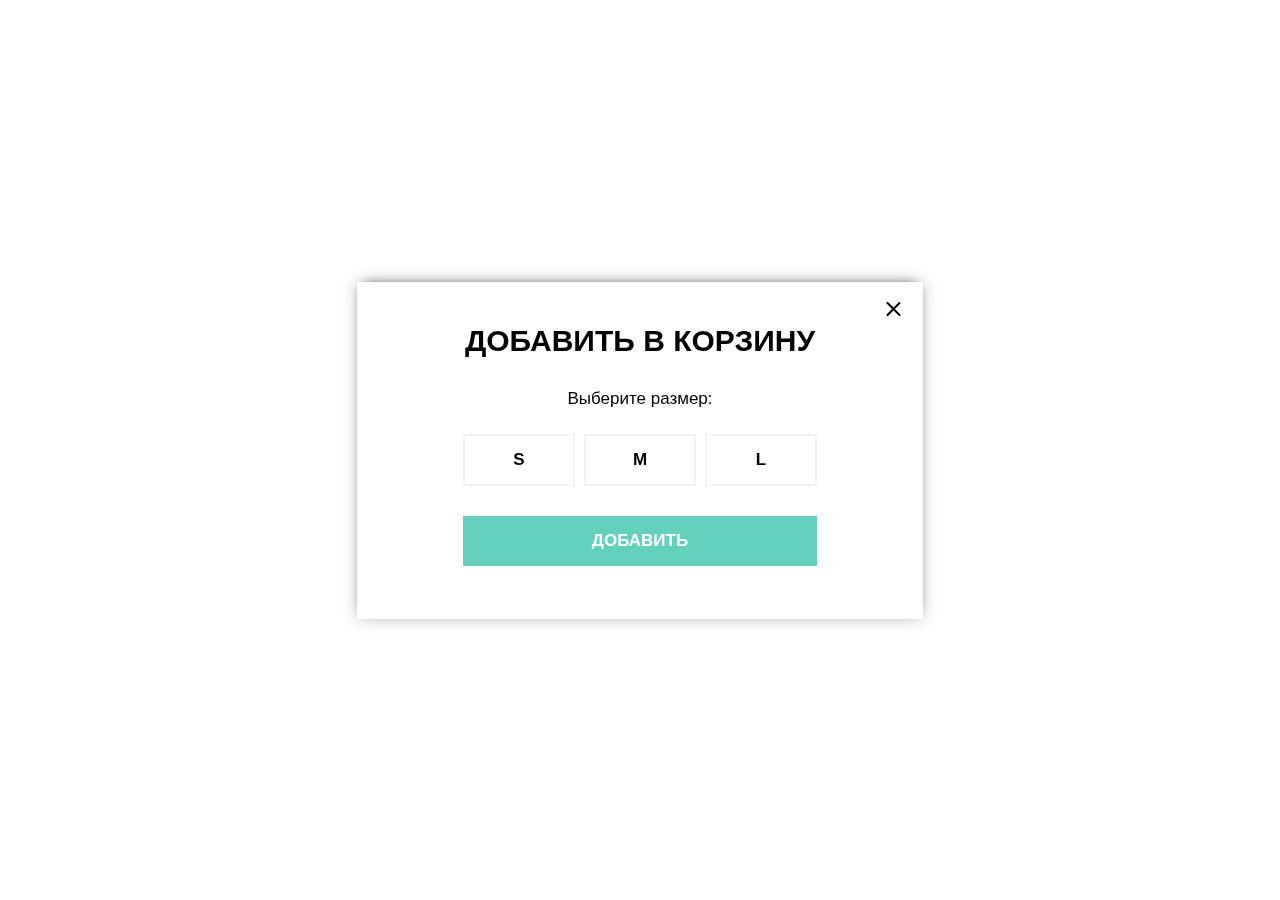
<file: portfolio/Mishka/popup.html>
<!DOCTYPE html>
<html lang="ru">
<head>
  <meta charset="utf-8">
    <meta name="viewport" content="width=device-width, initial-scale=1.0">
    <title>HTML Academy: Мишка</title>
    <link rel="stylesheet" href="css/normalize.css">
    <link rel="stylesheet" href="css/style.css">
</head>
<body>
  <div class="modal-basket modal-basket--nojs">
    <div class="modal-basket__wrapper">
      <button class="modal-content-close" type="button" title="Закрыть">Закрыть</button>
      <span class="modal-basket__title">Добавить в корзину</span>
      <span class="modal-basket__text">Выберите размер:</span>
      <form method="get" action="https://echo.htmlacademy.ru/" class="modal-basket__form">
        <ul class="modal-basket__items">
          <li class="modal-basket__item">
            <input type="radio" name="size" id="sizeS" class="modal-basket__input" value="S">
            <label for="sizeS" class="modal-basket__size">S</label>
          </li>
          <li class="modal-basket__item">
            <input type="radio" name="size" id="sizeM" class="modal-basket__input" value="M" checked>
            <label for="sizeM" class="modal-basket__size">M</label>
          </li>
          <li class="modal-basket__item">
            <input type="radio" name="size" id="sizeL" class="modal-basket__input" value="L">
            <label for="sizeL" class="modal-basket__size">L</label>
          </li>
        </ul>
        <button type="submit" class="modal-basket__button-add">Добавить</button>
      </form>
    </div>
  </div>
</body>
</html>
</file>
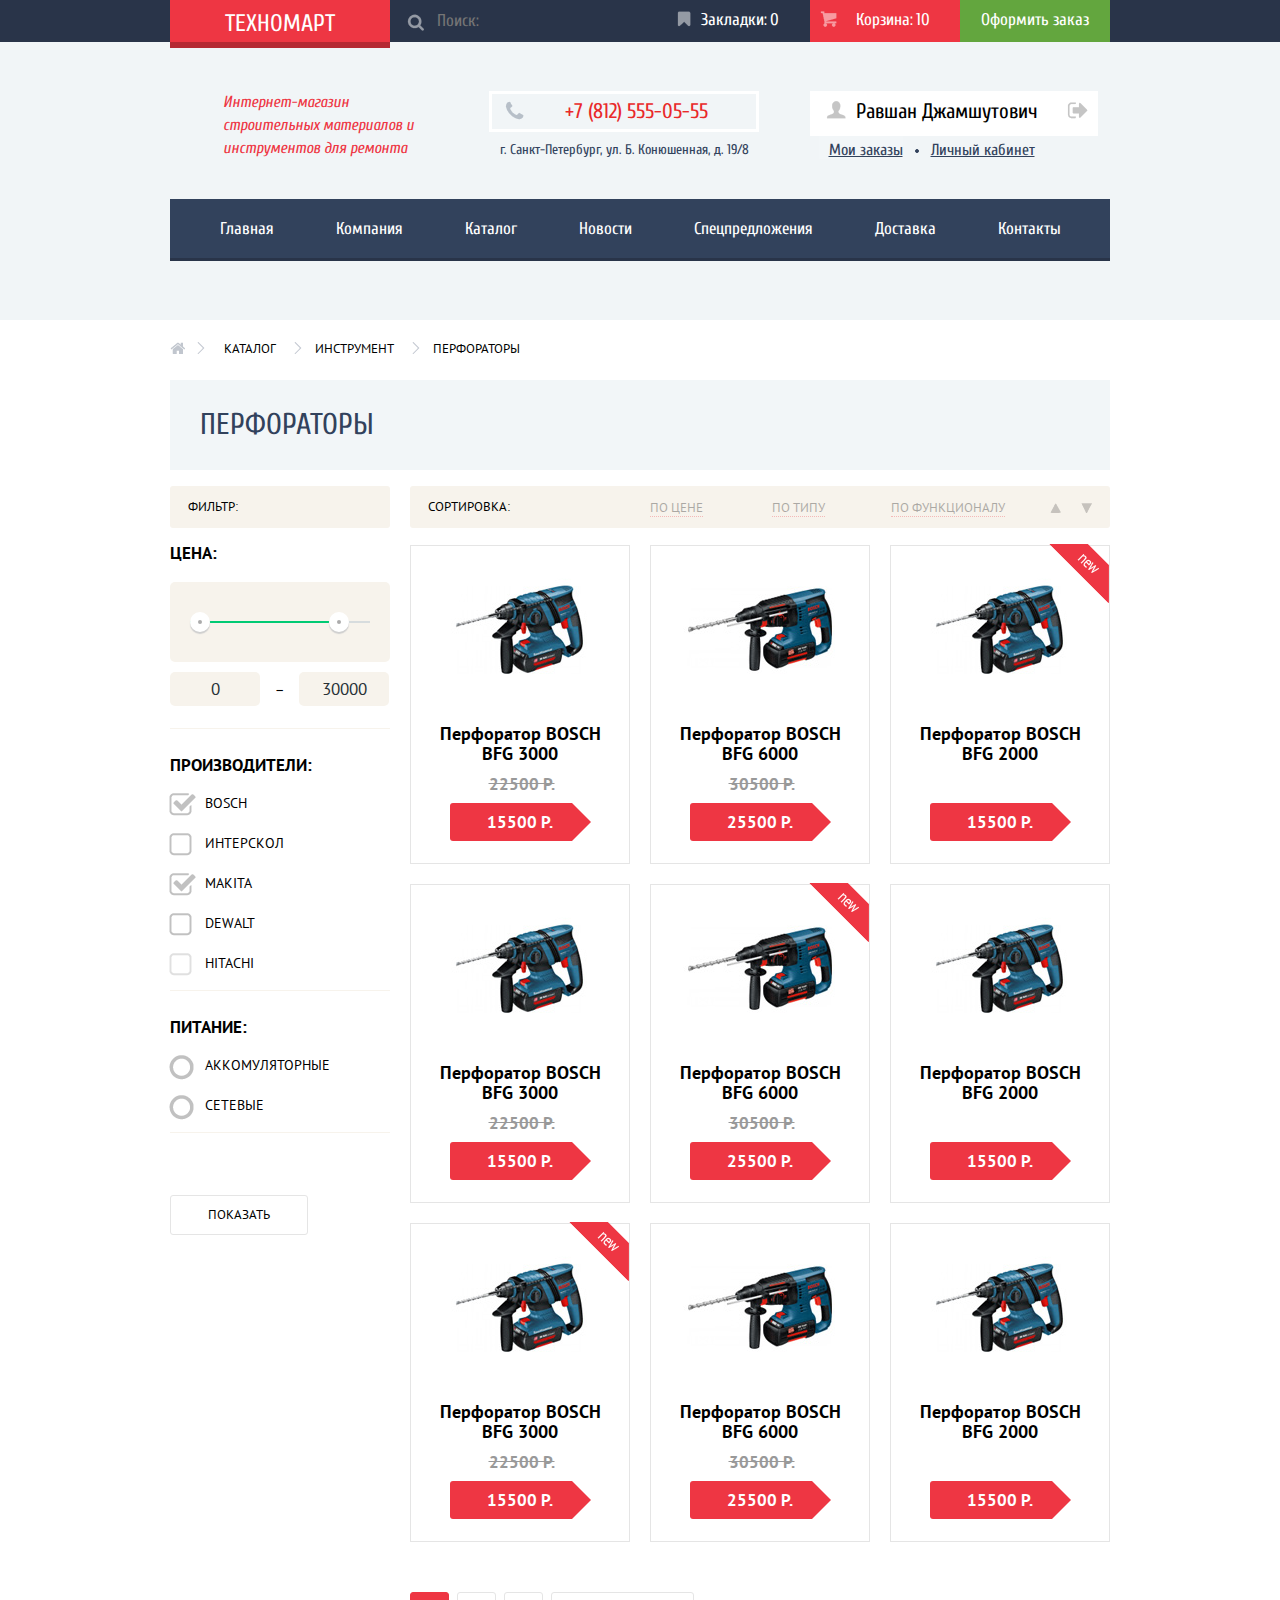
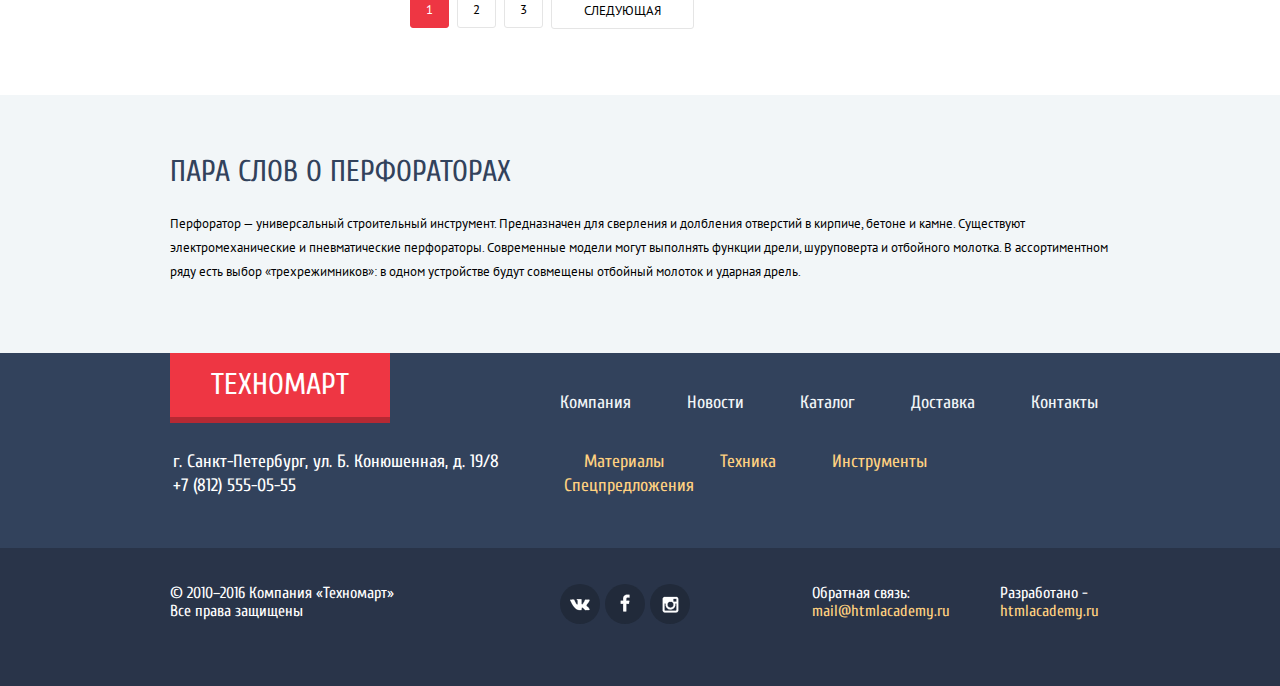
<file: portfolio/Technomart/catalog.html>
<!DOCTYPE html>
<html lang="ru">
<head>
	<meta charset="utf-8">
	<title>HTML Academy: Техномарт</title>
	<link href="https://fonts.googleapis.com/css?family=Cuprum:400,400i,700|PT+Sans:400,700&amp;subset=cyrillic" rel="stylesheet">
	<link rel="stylesheet" href="css/normalize.css">
	<link rel="stylesheet" href="css/style.min.css">
</head>
<body>
<!-- Логотип и прочее -->
	<header class="main-header">
		<div class="container-center clearfix">
			<a href="index.html" class="logo">ТЕХНОМАРТ</a>
			<form class="header-search" action="https://echo.htmlacademy.ru/" method="get">
				<input type="search" name="search" id="search" placeholder="Поиск:">
				<label class="input-search" for="search"></label>
			</form>
			<a href="#" class="bookmarks active">Закладки:<span>0</span></a>
			<a href="#" class="cart active">Корзина:<span>10</span></a>
			<a href="#" class="order">Оформить заказ</a>
		</div>
	</header>
	<div class="information-container">
		<div class="container-center">
			<!-- Контакты регистрация -->
			<div class="information-content clearfix">
				<div class="information-description">
					Интернет-магазин строительных материалов и инструментов для ремонта
				</div>
				<div class="information-address">
					<div class="information-phone">
						+7 (812) 555-05-55
					</div>
					<div class="adress">
						г. Санкт-Петербург, ул. Б. Конюшенная, д. 19/8
					</div>
				</div>
				<div class="information-authorized">
					<a class="logged" href="#">Равшан Джамшутович</a>
					<a class="my-orders" href="#">Мои заказы</a>
					<span class="dot"></span>
					<a class="personal-area" href="#">Личный кабинет</a>
				</div>
			</div>
			<!-- Меню навигации -->
			<nav class="navigation">
				<ul class="menu">
					<li><a href="index.html">Главная</a></li>
					<li><a href="#">Компания</a></li>
					<li><a href="catalog.html">Каталог</a></li>
					<li><a href="#">Новости</a></li>
					<li><a href="#">Спецпредложения</a></li>
					<li><a href="#">Доставка</a></li>
					<li><a href="#">Контакты</a></li>
				</ul>
			</nav>
		</div>
	</div>
	<div class="container-center">
		<ul class="breadcrumbs">
			<li><a class="home" href="/"></a></li>
			<li><a href="catalog.html">Каталог</a></li>
			<li><a href="#">Инструмент</a></li>
			<li class="last-icon"><a href="#">Перфораторы</a></li>
		</ul>
		<h1>Перфораторы</h1>
		<div class="result-block clearfix">
			<form class="catalog-result" action="https://echo.htmlacademy.ru/" method="get">
				<div class="filter-title">Фильтр:</div>
				<div class="range-price">Цена:</div>
				<div class="range-filter">
					<div class="range-controls">
						<div class="scale">
							<div class="bar"></div>
						</div>
						<div class="toggle toggle-min"></div>
						<div class="toggle toggle-max"></div>
					</div>
					<div class="price-controls">
						<label class="min-price"><input name="min-price" type="text" value="0"></label>
						<span class="divide">&ndash;</span>
						<label class="max-price"><input name="max-price" type="text" value="30000"></label>
					</div>
				</div>
				<fieldset>
					<legend>Производители:</legend>
					<input type="checkbox" name="bosch" id="bosch" checked>
					<label for="bosch">Bosch</label>
					<input type="checkbox" name="interscol" id="interscol">
					<label for="interscol">Интерскол</label>
					<input type="checkbox" name="makita" id="makita" checked>
					<label for="makita">Makita</label>
					<input type="checkbox" name="dewalt" id="dewalt">
					<label for="dewalt">Dewalt</label>
					<input type="checkbox" name="hitachi" id="hitachi" disabled>
					<label for="hitachi">Hitachi</label>
				</fieldset>
				<fieldset>
					<legend>Питание:</legend>
					<input type="radio" name="battery" id="battery">
					<label for="battery">Аккомуляторные</label>
					<input type="radio" name="network" id="network">
					<label for="network">Сетевые</label>
				</fieldset>
				<input type="submit" value="Показать">
			</form>
				<!-- Фильт сортировки -->
			<div class="catalog">
				<div class="sort-panel">
					Сортировка:
					<ul class="sorting-list">
						<li><a class="active-list" href="#">По цене</a></li>
						<li><a class="type" href="#">По типу</a></li>
						<li><a class="functional" href="#">По функционалу</a></li>
						<li><a class="arrow-up" href="#"></a></li>
						<li><a class="arrow-down" href="#"></a></li>
					</ul>
				</div>
					<!-- Каталог -->
				<div class="catalog-items clearfix">
					<div class="catalog-item">
						<div class="action">
							<a href="#" class="buy">Купить</a>
							<a href="#" class="bookmark">В закладки</a>
						</div>
						<div class="catalog-image">
							<img src="img/bfg-3000.jpg" alt="Перфоратор" width="218" height="168">
						</div>
						<p>Перфоратор BOSCH BFG 3000</p>
						<div class="old-price">
							22500 Р.
						</div>
						<div class="current-price">15500 Р.</div>
					</div>
					<div class="catalog-item">
						<div class="action">
							<a href="#" class="buy">Купить</a>
							<a href="#" class="bookmark">В закладки</a>
						</div>
						<div class="catalog-image">
							<img src="img/bfg-6000.jpg" alt="Перфоратор" width="218" height="168">
						</div>
						<p>Перфоратор BOSCH BFG 6000</p>
						<div class="old-price">
							30500 Р.
						</div>
						<div class="current-price">25500 Р.</div>
					</div>
					<div class="catalog-item new">
						<div class="action">
							<a href="#" class="buy">Купить</a>
							<a href="#" class="bookmark">В закладки</a>
						</div>
						<div class="catalog-image">
							<img src="img/bfg-2000.jpg" alt="Перфоратор" width="218" height="168">
						</div>
						<p>Перфоратор BOSCH BFG 2000</p>
						<div class="current-price">15500 Р.</div>
					</div>
					<div class="catalog-item">
						<div class="action">
							<a href="#" class="buy">Купить</a>
							<a href="#" class="bookmark">В закладки</a>
						</div>
						<div class="catalog-image">
							<img src="img/bfg-3000.jpg" alt="Перфоратор" width="218" height="168">
						</div>
						<p>Перфоратор BOSCH BFG 3000</p>
						<div class="old-price">
							22500 Р.
						</div>
						<div class="current-price">15500 Р.</div>
					</div>
					<div class="catalog-item new">
						<div class="action">
							<a href="#" class="buy">Купить</a>
							<a href="#" class="bookmark">В закладки</a>
						</div>
						<div class="catalog-image">
							<img src="img/bfg-6000.jpg" alt="Перфоратор" width="218" height="168">
						</div>
						<p>Перфоратор BOSCH BFG 6000</p>
						<div class="old-price">
							30500 Р.
						</div>
						<div class="current-price">25500 Р.</div>
					</div>
					<div class="catalog-item">
						<div class="action">
							<a href="#" class="buy">Купить</a>
							<a href="#" class="bookmark">В закладки</a>
						</div>
						<div class="catalog-image">
							<img src="img/bfg-2000.jpg" alt="Перфоратор" width="218" height="168">
						</div>
						<p>Перфоратор BOSCH BFG 2000</p>
						<div class="current-price">15500 Р.</div>
					</div>
					<div class="catalog-item new">
						<div class="action">
							<a href="#" class="buy">Купить</a>
							<a href="#" class="bookmark">В закладки</a>
						</div>
						<div class="catalog-image">
							<img src="img/bfg-3000.jpg" alt="Перфоратор" width="218" height="168">
						</div>
						<p>Перфоратор BOSCH BFG 3000</p>
						<div class="old-price">
							22500 Р.
						</div>
						<div class="current-price">15500 Р.</div>
					</div>
					<div class="catalog-item">
						<div class="action">
							<a href="#" class="buy">Купить</a>
							<a href="#" class="bookmark">В закладки</a>
						</div>
						<div class="catalog-image">
							<img src="img/bfg-6000.jpg" alt="Перфоратор" width="218" height="168">
						</div>
						<p>Перфоратор BOSCH BFG 6000</p>
						<div class="old-price">
							30500 Р.
						</div>
						<div class="current-price">25500 Р.</div>
					</div>
					<div class="catalog-item">
						<div class="action">
							<a href="#" class="buy">Купить</a>
							<a href="#" class="bookmark">В закладки</a>
						</div>
						<div class="catalog-image">
							<img src="img/bfg-2000.jpg" alt="Перфоратор" width="218" height="168">
						</div>
						<p>Перфоратор BOSCH BFG 2000</p>
						<div class="current-price">15500 Р.</div>
					</div>
				</div>
				<!-- Пагинация -->
				<ul class="pagination">
					<li class="btn-page active">1</li>
					<li><a href="#">2</a></li>
					<li><a href="#">3</a></li>
					<li class="next-page"><a href="#" class="main-btn">Следующая</a></li>
				</ul>
			</div>
		</div>
	</div>
		<!-- О перфораторе -->
	<div class="content-about">
		<div class="container-center">
			<h2>Пара слов о перфораторах</h2>
			<p class="page-text">Перфоратор — универсальный строительный инструмент. Предназначен для сверления и долбления отверстий в кирпиче, бетоне и камне.
			Существуют электромеханические и пневматические перфораторы. Современные модели могут выполнять функции дрели, шуруповерта и отбойного молотка. В ассортиментном ряду есть выбор «трехрежимников»: в одном устройстве будут совмещены отбойный молоток и ударная дрель.</p>
		</div>
	</div>
	<!-- Футер верхняя часть -->
	<footer>
		<div class="footer-top">
			<div class="container-center clearfix">
				<a class="logo" href="index.html">ТЕХНОМАРТ</a>
				<div class="footer-navigation">
					<ul class="footer-nav-first">
						<li><a href="#">Компания</a></li>
						<li><a href="#">Новости</a></li>
						<li><a href="catalog.html">Каталог</a></li>
						<li><a href="#">Доставка</a></li>
						<li class="last-paragraph"><a href="#">Контакты</a></li>
					</ul>
					<ul class="footer-nav-second">
						<li><a href="#">Материалы</a></li>
						<li><a href="#">Техника</a></li>
						<li><a href="#">Инструменты</a></li>
						<li class="last-paragraph"><a href="#">Спецпредложения</a></li>
					</ul>
				</div>
				<div class="footer-contacts">
					г. Санкт-Петербург, ул. Б. Конюшенная, д. 19/8
					+7 (812) 555-05-55
				</div>
			</div>
		</div>
				<!-- Футер нижняя часть -->
		<div class="footer-bottom">
			<div class="container-center clearfix">
				<div class="footer-rights">
					© 2010–2016 Компания «Техномарт» <br> Все права защищены
				</div>
				<div class="footer-social">
					<a class="btn-social social-vk" href="http://vk.com">vk.com</a>
					<a class=" btn-social social-fb" href="http://facebook.com">facebook.com</a>
					<a class="btn-social social-in" href="http://instagram.com">instagram.com</a>
				</div>
				<div class="footer-design">
					<p>Разработано -</p>
					<a href="http://htmlacademy.ru">htmlacademy.ru</a>
				</div>
				<div class="footer-feedback">
					<p>Обратная связь:</p>
					<a href="mailto:mail@htmlacademy.ru">mail@htmlacademy.ru</a>
				</div>
			</div>
		</div>
	</footer>

	<!-- Модальное окно Корзины -->
	<div class="modal-content-cart">
		<button class="modal-content-close" type="button" title="Закрыть">Закрыть</button>
		<span>Товар добавлен в корзину</span>
		<div class="button-send-cart">
			<a href="#" class="main-btn checkout">Оформить заказ</a>
			<a href="#" class="main-btn contshopp">Продолжить покупки</a>
		</div>
	</div>
	<!-- Конец -->
	<script src="js/catalog-script.min.js"></script>
</body>
</html>
</file>
<file: css/style.min.css>
@font-face{font-family:"Waterlily Script";src:url("../fonts/Waterlily Script.otf");font-style:normal;font-weight:400}@font-face{font-family:"Reef";src:url(../fonts/Reef.otf);font-style:normal;font-weight:400}@font-face{font-family:"RalewayExtraLight";src:url(../fonts/RalewayExtraLight.woff);font-style:normal;font-weight:400}@font-face{font-family:"RalewayMedium";src:url(../fonts/RalewayMedium.woff);font-style:normal;font-weight:400}.page{min-width:320px;margin:0 auto;padding:0;font-family:"Arial","Times New Roman",sans-serif;font-size:15px;line-height:25px;color:#fff;background:#fff;-webkit-tap-highlight-color:transparent}::-moz-selection{background:rgba(90,95,179,.81)}::selection{background:rgba(90,95,179,.81)}.bg{background:url(../img/bg-img.jpeg) center no-repeat;background-size:cover;min-height:100vh}.bg--blue{background:#a6d9fe}.main-content,.wrapper{display:-ms-flexbox;display:flex;-ms-flex-direction:column;flex-direction:column}.wrapper{min-height:100vh;overflow:hidden;background:url(../img/bg-shape.svg)}.main-content{min-height:450px;width:290px;margin:100px auto;background:url(../img/bg-img.jpeg) center no-repeat;background-size:cover;border-radius:20px;box-shadow:0 25px 45px rgba(0,0,0,.5)}.main-content--violet{background:#6573fd;overflow:hidden}.main-nav{position:relative;z-index:3}.main-nav__items{margin:0;padding:0;display:-ms-flexbox;display:flex;-ms-flex-direction:column;flex-direction:column;position:absolute;top:30%;left:50%;font-family:"Reef";font-weight:700;font-size:25px;line-height:40px;text-transform:uppercase;transform:translate(-50%,0%)}.main-nav__item{list-style:none;margin-bottom:10px}.main-nav__item:last-child{margin-bottom:0}.main-nav__link{letter-spacing:5px;text-decoration:none;color:#dbdde0}.main-nav__link:hover{opacity:.5}.main-nav__toggle,.main-nav__toggle::before{position:absolute;display:block;left:50%;transform:translate(-50%,-50%)}.main-nav__toggle{padding:0;z-index:2;font-size:0;cursor:pointer;border:0;border-radius:50%;outline:0;background:#fff;top:50%;width:80px;height:80px}.main-nav__toggle::before{content:"";width:19px;height:2px;background-color:#000;box-shadow:0 -6px 0 0 #000,0 6px 0 0 #000;top:70%}.main-nav--opened .main-nav__toggle::after,.main-nav--opened .main-nav__toggle::before{content:"";position:absolute;top:70%;left:39%;width:19px;height:2px;background-color:#000}.main-nav--opened .main-nav__toggle{background:#fff}.main-nav--opened .main-nav__toggle::before{transform:rotate(45deg);box-shadow:none}.main-nav--opened .main-nav__toggle::after{transform:rotate(-45deg)}.main-nav--closed .main-nav__items{display:none}.main-nav--opened .main-nav__items{display:block}.menu-overlay{position:fixed;background:rgba(0,0,0,.9);top:0;left:0;width:100%;height:100%;opacity:0;visibility:hidden;transition:opacity .35s,visibility .35s,height .35s;overflow:hidden}.menu-overlay--opened{opacity:1;visibility:visible;overflow:visible}.contacts{display:-ms-flexbox;display:flex;-ms-flex-item-align:center;align-self:center;-ms-flex-direction:column;flex-direction:column;font-family:"Reef";font-size:15px;letter-spacing:1px;text-align:center;margin-bottom:30px}.contacts__link{color:#fff;text-decoration:none}.contacts__link:hover{opacity:.5}.contacts__link:active{opacity:.3}.social__link{display:inline-block;margin-right:5px;vertical-align:top}.social__link:last-child{margin-right:0}.social__link-icon{width:26px;height:26px;margin-top:15px;display:inline-block;vertical-align:middle;fill:#fff}.social__link-icon:hover{opacity:.5}.social__link-icon:active{opacity:.3}.promo__btns{display:-ms-flexbox;display:flex;-ms-flex-item-align:center;align-self:center; flex-wrap: wrap;}.promo-nav__link{display:inline-block;margin-right:10px;padding:10px;font-size:18px;font-family:"Reef";letter-spacing:2px;font-weight:700;color:#fff;text-decoration:none;background:rgba(0,0,0,.25);border:1px solid transparent}.promo-nav__link:hover{border:1px solid #fff;border-radius:5px}.promo-nav__link:last-child{margin-right:0}.promo{display:-ms-flexbox;display:flex;-ms-flex-direction:column;flex-direction:column;-ms-flex-pack:space-evenly;justify-content:space-evenly;text-align:center;-ms-flex-positive:1;flex-grow:1}.promo__title{font-family:"Waterlily Script";font-size:100px;line-height:140px;text-shadow:2px 3px 4px #000;transform:rotate(-9deg)}.promo__subtitle{font-family:"Reef";font-size:20px;padding:15px 0}.about{padding:30px 0}.about__wrapper{width:260px;margin:0 auto;text-align:center}.about__info{margin-bottom:20px}.about__text{font-family:"RalewayMedium";margin:0 0 20px}.skills__photo-img{width:100%;display:block;margin:0 auto}.certificate__item{width:90%;margin:0 auto 20px;text-align:center}.certificate__item:last-child{margin-bottom:0}.certificate__item-photo{padding:20px;line-height:0}.certificate__item-photo--orange{background:#f15a29}.certificate__item-photo--blue{background:#312785}.certificate__item-link{display:block}.certificate__item-link:hover{opacity:.8}.certificate__item-descr{font-size:17px;margin:10px 0 0}.works{padding:30px 0}.works__wrapper{width:260px;margin:0 auto;text-align:center}.work__project{border-bottom:5px solid rgba(0,0,0,.3);border-radius:15px;box-shadow:0 0 5px 2px rgba(0,0,0,.3);overflow:hidden;margin-bottom:25px}.work__project:last-child{margin-bottom:0}.work__project-photo{position:relative;padding:15px;border-bottom:1px solid rgba(0,0,0,.2)}.work__project-hover{width:100%;height:100%;background:rgba(0,0,0,.5);position:absolute;top:0;left:0;border-radius:12px 12px 0 0;opacity:0;transition:all .3s ease;text-align:center}.work__project-hover:hover{opacity:1}.work__project-hover-text{position:absolute;width:100%;top:50%;left:50%;transform:translate(-50%,-50%);font-size:17px;color:#fff}.work__project-img{width:100%;display:block}.work__project-descr{padding:10px 0}.work__project-descr-info{margin:0;font-family:"RalewayExtraLight";font-size:16px;font-weight:700}.btn{margin:10px 0;padding:5px 25px;display:inline-block;border:2px solid #fff;border-radius:25px;text-decoration:none;color:#fff}.btn:hover{background:#fff;color:#6573fd}.btn:active{background:rgba(255,255,255,.3);color:#fff}.title{margin:0 auto 20px;font-family:"RalewayExtraLight";font-size:30px;line-height:40px}@media (min-width:768px){.main-content{width:738px;min-height:550px}.main-nav--opened .main-nav__items{display:-ms-flexbox;display:flex;-ms-flex-wrap:wrap;flex-wrap:wrap}.contacts{font-size:18px}.social__item:hover .social__link-icon{fill:#fff}.promo-nav__link{font-size:20px}.promo__title{font-size:140px;line-height:190px}.about__wrapper{width:668px}.skills__photo-img{width:46%}.certificate__items{display:-ms-flexbox;display:flex;-ms-flex-wrap:wrap;flex-wrap:wrap}.certificate__item{width:35%}.works__wrapper{width:668px}.work__projects{display:-ms-flexbox;display:flex;-ms-flex-wrap:wrap;flex-wrap:wrap;-ms-flex-pack:justify;justify-content:space-between}.work__project{width:48%}.work__project:last-child{margin-bottom:25px}.work__project-descr-info{margin-bottom:10px}.title{font-size:35px;line-height:45px}}@media (min-width:1150px){.main-content--violet{width:1120px}.about__wrapper{width:1050px}.about__info{display:-ms-flexbox;display:flex}.about__descr{width:60%;-ms-flex-item-align:center;-ms-grid-row-align:center;align-self:center}.about__text{font-size:17px}.about__text:last-child{margin-bottom:0}.skills__photo-img{width:60%}.certificate__items{-ms-flex-pack:space-evenly;justify-content:space-evenly}.certificate__item{margin:0;width:25%}.works__wrapper{width:1050px}.work__project{width:31%}}
</file>
<file: portfolio/Fitapp/css/style.min.css>
@font-face{font-family:"SegoeUIBlack";src:url(../fonts/SegoeUIBlack.ttf);font-style:normal;font-weight:400}@font-face{font-family:"Roboto-Regular";src:url(../fonts/Roboto-Regular.woff2),url(../fonts/Roboto-Regular.woff);font-style:normal;font-weight:400}@font-face{font-family:"Roboto-Light";src:url(../fonts/Roboto-Light.woff2),url(../fonts/Roboto-Light.woff);font-style:normal;font-weight:400}@font-face{font-family:"Roboto-Bold";src:url(../fonts/Roboto-Bold.woff2),url(../fonts/Roboto-Bold.woff);font-style:normal;font-weight:700}.page{min-width:320px;margin:0 auto;padding:0;font-family:"Roboto","Arial","Times New Roman",sans-serif;font-size:15px;line-height:25px;color:#5a5a5a;background:#fff;-webkit-tap-highlight-color:transparent;-webkit-backface-visibility:hidden;backface-visibility:hidden}::-moz-selection{background:rgba(90,95,179,.81)}::selection{background:rgba(90,95,179,.81)}.header{background:#2ecc71 url(../img/header-bg.png) no-repeat center;background-size:contain}.header__container{width:260px;padding:0 30px;margin:0 auto;position:relative}.main-nav{display:-ms-flexbox;display:flex;min-height:70px}.main-nav__wrapper{width:260px}.main-nav__logo{padding:20px 0}.main-nav__logo a{font-family:"SegoeUIBlack";font-size:25px;line-height:36px;color:#fff;font-weight:700;text-decoration:none}.main-nav__items{margin:0 0 20px;padding:0;font-family:"Roboto-Regular";font-size:14px;text-align:center;background:rgba(0,0,0,.14);border-radius:5px}.main-nav__item{display:block;list-style:none}.main-nav__link{display:block;color:#fff;text-decoration:none;cursor:pointer;padding:10px 0}.main-nav__link:hover{opacity:.6}.main-nav__link:active{opacity:.8}.main-nav__link--getapp{display:inline-block;padding:5px 25px;margin:10px 0;vertical-align:middle;border:2px solid #fff;border-radius:25px;font-family:"Roboto-Bold";text-transform:capitalize;color:#2ecc71;background:#fff}.main-nav__link--getapp:hover{opacity:1;color:#fff;background:#2ecc71}.main-nav__link--getapp:active{background:rgba(255,255,255,.3);color:#fff}.main-nav__toggle{position:absolute;top:15px;right:6px;z-index:2;display:block;width:71px;height:50px;font-size:0;cursor:pointer;border:0;outline:0;background:0 0}.main-nav__toggle::before{content:"";position:absolute;top:19px;left:26px;width:19px;height:2px;background-color:#fff;box-shadow:0 6px 0 0 #fff,0 12px 0 0 #fff}.main-nav--closed .main-nav__toggle:active::before{background-color:rgba(255,255,255,.3);box-shadow:0 8px 0 0 rgba(255,255,255,.3),0 16px 0 0 rgba(255,255,255,.3)}.main-nav--opened .main-nav__toggle::after,.main-nav--opened .main-nav__toggle::before{content:"";position:absolute;top:26px;left:24px;width:26px;height:2px;background-color:#fff}.main-nav--opened .main-nav__toggle::before{transform:rotate(45deg);box-shadow:none}.main-nav--opened .main-nav__toggle::after{transform:rotate(-45deg)}.main-nav--opened .main-nav__toggle:active::after,.main-nav--opened .main-nav__toggle:active::before{background-color:rgba(0,0,0,.3)}.main-nav--closed .main-nav__items{display:none}.main-nav--nojs .main-nav__items,.main-nav--opened .main-nav__items{display:block}.menu-overlay{position:fixed;background:rgba(0,0,0,.9);top:0;left:0;width:100%;height:100%;opacity:0;visibility:hidden;transition:opacity .35s,visibility .35s,height .35s;overflow:hidden}.menu-overlay--opened{opacity:1;visibility:visible;overflow:visible}.promo__preview-descr{margin:0 0 10px;font-family:"Roboto-Light";font-size:15px;font-weight:lighter;color:#fff}.promo__preview-info{margin:0 0 30px}.promo__preview-icon{width:30px;height:30px;display:inline-block;vertical-align:baseline}.promo__preview-store{display:-ms-flexbox;display:flex;-ms-flex-pack:justify;justify-content:space-between}.promo__preview-link{display:inline-block;width:45%;vertical-align:baseline;cursor:pointer}.promo__store-icon{display:block;width:100%}.promo__bg-img{text-align:center}.promo__img{display:inline-block;width:70%;vertical-align:bottom}.features__container{width:260px;padding:30px;margin:0 auto}.features__img{display:block;width:100%}.features__subtitle{margin:0 0 15px;font-family:"Roboto-Light";font-size:18px;font-weight:lighter;color:#5a5a5a}.features__subtitle span,.plan__subtitle span,.schedule__subtitle span{color:#2ecc71}.features__descr{font-weight:lighter}.plan{background:#f9f9f9 url(../img/plan-bg.png) no-repeat center;background-size:contain}.plan__container{padding:30px 30px 0;margin:0 auto}.plan__subtitle{margin:0 0 15px;font-family:"Roboto-Light";font-size:18px;color:#5a5a5a}.plan__descr,.plan__subtitle{font-weight:lighter}.plan__app-img{text-align:center}.plan__img{width:100%;display:inline-block;vertical-align:bottom}.schedule__container{padding:30px;margin:0 auto}.schedule__subtitle{margin:0 0 15px;font-family:"Roboto-Light";font-size:18px;font-weight:lighter;color:#5a5a5a}.schedule__descr{font-weight:lighter}.schedule__items{min-width:260px;max-width:50%;margin:0 auto}.schedule__item{display:-ms-flexbox;display:flex;margin-bottom:15px;padding:10px 15px;border:1px solid #e6e6e6;line-height:20px;border-radius:15px}.schedule__item:last-child{margin:0}.schedule__item-img{display:block;width:40%;-ms-flex-item-align:center;-ms-grid-row-align:center;align-self:center}.schedule__item-info{display:-ms-flexbox;display:flex;-ms-flex-direction:column;flex-direction:column;-ms-flex-wrap:wrap;flex-wrap:wrap;-ms-flex-positive:1;flex-grow:1;-ms-flex-align:end;align-items:flex-end}.schedule__item-descr{margin-bottom:10px;padding-bottom:5px;-ms-flex-positive:1;flex-grow:1;border-bottom:1px solid #e6e6e6}.schedule__item-title{font-size:13px;font-family:"Roboto-Bold";color:#2ecc71}.schedule__item-text{font-size:12px;margin:0;font-family:"Roboto-Light"}.schedule__item-weight-gram,.schedule__item-weight-kcal{font-family:"Roboto-Bold";font-size:11px;color:#2ecc71;text-transform:uppercase}.schedule__item-weight-gram{position:relative;margin-right:15px}.schedule__item-weight-gram::before{content:"";position:absolute;right:-12px;bottom:5px;width:3px;height:3px;border-radius:50%;background:rgba(90,90,90,.5)}.schedule__item-time{display:-ms-flexbox;display:flex;-ms-flex-wrap:wrap;flex-wrap:wrap;-ms-flex-direction:column;flex-direction:column;-ms-flex-positive:1;flex-grow:1;-ms-flex-align:end;align-items:flex-end;font-family:"Roboto-Bold";font-size:11px;text-transform:uppercase}.schedule__item-timeh{font-size:12px;color:#2ecc71}.schedule__item-time-pm{color:#5a5a5a}.download{background:#2ecc71 url(../img/download-bg.png) no-repeat center;background-size:contain}.download__container{width:260px;padding:30px;margin:0 auto;text-align:center}.download__subtitle{margin:0 0 15px;font-family:"Roboto-Light";font-size:18px}.download__subtitle span,.title span{font-family:"Roboto-Bold"}.download__descr,.download__subtitle{color:#fff;font-weight:lighter}.btn{padding:5px 25px;display:inline-block;vertical-align:middle;border:2px solid #fff;border-radius:25px;font-family:"Roboto-Bold";text-decoration:none;text-transform:capitalize;color:#2ecc71;background:#fff}.btn:hover{color:#fff;background:#2ecc71}.btn:active{background:rgba(255,255,255,.3);color:#fff}.title{margin:0 0 15px;font-family:"Roboto-Light";font-size:25px;font-weight:lighter;color:#fff}@media (min-width:768px){.header__container{width:668px;padding:0 50px}.main-nav{margin-bottom:30px}.main-nav__wrapper{width:668px;display:-ms-flexbox;display:flex}.main-nav__logo{padding:0;-ms-flex-item-align:center;-ms-grid-row-align:center;align-self:center}.main-nav__logo a{font-size:30px;line-height:45px}.main-nav__items{display:-ms-flexbox;display:flex;margin-bottom:0;-ms-flex-align:center;align-items:center;margin-left:auto;font-size:15px;background:0 0}.main-nav__item{margin-right:0}.main-nav__item:last-child{margin-right:0}.main-nav__link{padding:20px}.main-nav__link--getapp{margin:0;padding:5px 25px}.main-nav__toggle{display:none}.main-nav--closed .main-nav__items,.main-nav--opened .main-nav__items,.promo__preview{display:-ms-flexbox;display:flex}.promo__preview{-ms-flex-pack:justify;justify-content:space-between}.promo__preview-info{width:60%}.promo__preview-icon{width:40px;height:40px}.promo__preview-store{-ms-flex-pack:start;justify-content:flex-start}.promo__preview-store:last-child{margin-right:0}.promo__preview-link{width:auto;margin-right:15px}.promo__bg-img{width:40%;text-align:right}.features__container{width:668px;display:-ms-flexbox;display:flex;padding:30px 50px}.features__info{width:60%;-ms-flex-item-align:center;-ms-grid-row-align:center;align-self:center}.features__app-img{width:40%}.features__img{width:80%}.plan__container{width:668px;padding:30px 50px 0}.plan__img,.plan__info{text-align:center}.plan__img{width:70%}.schedule__container{width:668px;display:-ms-flexbox;display:flex;padding:30px 50px;-ms-flex-pack:justify;justify-content:space-between}.schedule__info{width:45%;-ms-flex-item-align:center;-ms-grid-row-align:center;align-self:center}.schedule__items{width:50%}.schedule__item--small{transform:scale(.9)}.schedule__item-img{width:25%}.schedule__item-info{-ms-flex-direction:row;flex-direction:row;-ms-flex-pack:distribute;justify-content:space-around}.schedule__item-descr{-ms-flex-positive:0;flex-grow:0;border:0}.schedule__item-time{-ms-flex-direction:column;flex-direction:column;-ms-flex-align:end;align-items:flex-end;-ms-flex-item-align:center;-ms-grid-row-align:center;align-self:center;-ms-flex-positive:0;flex-grow:0}.download__container{width:668px;padding:30px 50px}}@media (min-width:1150px){.header__container{width:1050px}.main-nav__items{font-size:16px}.main-nav__wrapper{width:1050px}.promo__preview-info{width:60%;-ms-flex-item-align:center;-ms-grid-row-align:center;align-self:center}.promo__preview-descr{width:92%;margin:0 0 20px;font-size:18px;line-height:30px}.promo__preview-icon{width:80px;height:80px}.features__container{width:1050px;padding:50px}.features__subtitle{font-size:48px;line-height:68px}.features__descr{width:70%;font-size:18px;line-height:30px}.plan__container{width:1050px;padding:50px 50px 0}.plan__info{margin:20px 0 50px}.plan__subtitle{font-size:48px;line-height:68px}.plan__descr{width:70%;margin:0 auto;font-size:18px;line-height:30px}.schedule__container{width:1050px;padding:50px}.schedule__info{width:50%}.schedule__subtitle{font-size:48px;line-height:68px}.schedule__descr{width:85%;font-size:18px;line-height:30px}.schedule__items{width:40%}.schedule__item-title{font-size:17px;line-height:22px}.schedule__item-text{font-size:14px;line-height:25px}.schedule__item-weight-gram,.schedule__item-weight-kcal{font-size:13px}.schedule__item-timeh{font-size:18px}.schedule__item-time-pm{font-size:13px}.download__container{width:1050px;padding:50px}.download__subtitle{font-size:48px;line-height:68px}.download__descr{width:70%;margin:0 auto 30px;font-size:18px;line-height:30px}.btn{width:10%}.title{font-size:60px;line-height:70px}}
</file>
<file: portfolio/Industrial/css/style.min.css>
@font-face{font-family:"HKGrotesk-Light";src:url(../fonts/HKGrotesk-Light.woff),url(../fonts/HKGrotesk-Light.woff2);font-style:normal;font-weight:400}@font-face{font-family:"LeagueSpartan-Bold";src:url(../fonts/LeagueSpartan-Bold.woff),url(../fonts/LeagueSpartan-Bold.woff2);font-style:normal;font-weight:700}.btn{display:inline-block;vertical-align:bottom;padding:5px 20px;text-decoration:none;color:#fff;border:2px solid #eecaa2;text-transform:capitalize}.btn:hover{background:#eecaa2;color:#272f45}.page{min-width:320px;margin:0 auto;padding:0;font-family:"HKGrotesk-Light","Tahoma","Arial",sans-serif;font-size:18px;line-height:25px;color:#92a1a9;background:#fff}::-moz-selection{background:rgba(90,95,179,.81)}::selection{background:rgba(90,95,179,.81)}.bg-color{min-height:100vh;background:#272f45}.page-header{padding-top:20px;margin-bottom:40px}.page-header__wrapper{width:290px;margin:0 auto;padding:0 10px;display:-ms-flexbox;display:flex;-ms-flex-direction:column;flex-direction:column;-ms-flex-align:center;align-items:center}.page-header__logo{margin:0 0 20px;text-decoration:none}.page-header__logo-icon{fill:#92a1a9}.header-search__label{position:relative}.header-search__icon{position:absolute;top:3px;left:0;fill:#92a1a9}.header-search__input{background:0 0;outline:0;border:0;font-family:"HKGrotesk-Light";font-size:15px;line-height:20px;color:#92a1a9;font-weight:700;border-bottom:2px solid #92a1a9;padding:0 0 5px 20px}.header-search__input:focus{fill:#fff;border-bottom:2px solid #fff}.header-search__input:focus+svg{fill:#fff}.header-search__input::-webkit-input-placeholder{font-size:17px;opacity:1}.header-search__input:-ms-input-placeholder{font-size:17px;opacity:1}.header-search__input::placeholder{font-size:17px;opacity:1}.header-search__input:focus::-webkit-input-placeholder{opacity:0}.header-search__input:focus:-ms-input-placeholder,.newsletter-form__input:focus:-ms-input-placeholder{opacity:0}.header-search__input:focus::placeholder{opacity:0}.top-promo{margin-bottom:20px}.top-promo__wrapper{width:290px;margin:0 auto;padding:0 10px}.top-promo__container{position:relative;background:url(../img/top-promo-img.jpg) no-repeat center;background-size:cover;padding:10px;min-height:220px}.top-promo__info{width:65%}.top-promo__info::before{content:"";position:absolute;top:10px;right:10px;width:80px;height:82px;background:url(../img/top-promo__badge.png)}.top-promo__title{font-family:"LeagueSpartan-Bold";font-size:20px;line-height:25px;color:#fff;text-transform:uppercase;margin:20px 0 10px}.top-promo__text{font-family:"HKGrotesk-Light";color:#fff;margin:0 0 20px}.catalog-product{margin-bottom:20px}.catalog-product__wrapper{width:290px;padding:0 10px;margin:0 auto}.catalog-product__item{padding:20px;margin-bottom:15px;min-height:220px}.catalog-product__item:last-child,.product-present__item:last-child{margin:0}.catalog-product__item--color-gr{background:#60b8a3 url(../img/catalog-product-img1.png) no-repeat;background-size:250px;background-position:-120px 80px}.catalog-product__item--color-viol{background:#7778c6 url(../img/catalog-product-img2.png) no-repeat;background-size:250px;background-position:120px 120px}.catalog-product__item-info{width:65%}.catalog-product__item-info--reverse{text-align:right;margin-left:auto}.catalog-product__title{font-family:"LeagueSpartan-Bold";font-size:20px;line-height:25px;color:#fff;text-transform:uppercase;margin:0 0 10px}.catalog-product__text{font-family:"HKGrotesk-Light";color:#fff;margin:0 0 20px}.product-present{margin-bottom:20px}.product-present__wrapper{width:290px;padding:0 10px;margin:0 auto}.product-present__item{margin-bottom:15px;padding:20px;min-height:250px;text-align:center}.product-present__item--color-car{background:#e97864 url(../img/product-present-img1.png) no-repeat;background-size:250px;background-position:center 175px}.product-present__item--color-dcy{background:#557981 url(../img/product-present-img2.png) no-repeat;background-size:250px;background-position:center}.product-present__item--color-lb{background:#82c9d8 url(../img/product-present-img3.png) no-repeat;background-size:250px;background-position:center 165px}.product-present__item-untitle{margin-top:0;font-size:15px;color:#fff}.product-present__item-title{font-family:"LeagueSpartan-Bold";font-size:20px;line-height:25px;color:#fff;text-transform:uppercase;margin:0 0 20px}.newsletter{margin-bottom:40px}.newsletter__wrapper{width:290px;padding:0 10px;margin:0 auto}.newsletter__title{margin-top:0;font-size:20px;text-align:center;color:#92a1a9}.newsletter__desc{margin:0 0 20px;font-size:15px;text-align:center;color:#92a1a9}.newsletter-form{display:-ms-flexbox;display:flex;-ms-flex-direction:column;flex-direction:column}.newsletter-form__input{margin-bottom:10px;padding:0;background:0 0;outline:0;border:2px solid #92a1a9;font-family:"HKGrotesk-Light";font-size:17px;text-align:center;line-height:40px;min-height:40px;color:#92a1a9}.newsletter-form__input--subscribe{margin-bottom:0;font-family:"LeagueSpartan-Bold";text-transform:uppercase;color:#fff;padding-top:5px;line-height:35px}.newsletter-form__input--subscribe:hover{border:2px solid #82c9d8}.newsletter-form__input--subscribe:active{background:#82c9d8}.newsletter-form__input:focus{border:2px solid #82c9d8}.newsletter-form__input::-webkit-input-placeholder{font-size:17px;color:#92a1a9;opacity:1}.newsletter-form__input:-ms-input-placeholder{font-size:17px;color:#92a1a9;opacity:1}.newsletter-form__input::placeholder{font-size:17px;color:#92a1a9;opacity:1}.newsletter-form__input:focus::-webkit-input-placeholder{opacity:0}.newsletter-form__input:focus::placeholder{opacity:0}.page-footer__wrapper{width:290px;padding:0 10px 10px;margin:0 auto}.page-footer__nav{margin:0 0 20px;padding:0;text-align:center;list-style:none}.page-footer__nav-item{margin-bottom:10px}.page-footer__nav-item:last-child,.page-footer__nav-link:last-child{margin-bottom:0}.page-footer__nav-link{font-family:"HKGrotesk-Light";font-size:17px;color:#92a1a9;text-decoration:none;margin-bottom:10px}.page-footer__nav-link:hover{color:#fff}.page-footer__nav-link:active{opacity:.6}.page-footer__copyright{margin-bottom:10px;font-size:14px}.page-footer__copyright,.page-footer__made{display:block;text-align:center}.footer-bottom__made-link{display:inline-block;width:26px;height:20px;margin-right:5px;cursor:pointer}.footer-bottom__made-icon{width:20px;height:20px}@media (min-width:768px){.page-header__wrapper{width:668px;padding:0 50px;-ms-flex-direction:row;flex-direction:row;-ms-flex-pack:justify;justify-content:space-between}.page-header__logo{margin:0}.top-promo__wrapper{width:668px;padding:0 50px}.top-promo__container{min-height:280px;padding:20px}.top-promo__info{width:45%}.top-promo__info::before{top:20px;right:20px}.top-promo__title{font-size:30px;line-height:35px}.top-promo__text{font-size:25px;line-height:30px}.catalog-product__wrapper{width:668px;padding:0 50px}.catalog-product__items{display:-ms-flexbox;display:flex;width:100%}.catalog-product__item{width:50%;padding:20px 15px;margin:0 15px 0 0}.catalog-product__item-info{width:100%}.product-present__wrapper{width:668px;padding:0 50px}.product-present__item,.product-present__items{display:-ms-flexbox;display:flex;width:100%}.product-present__item{-ms-flex-pack:center;justify-content:center;width:33.333333%;margin:0 15px 0 0}.product-present__item--bottom{-ms-flex-pack:center;justify-content:center;-ms-flex-align:end;align-items:flex-end}.newsletter__wrapper{width:668px;padding:0 50px}.newsletter-form{width:50%;margin:0 auto}.page-footer__wrapper{width:668px;padding:0 50px 10px}.page-footer__nav-item{position:relative;display:inline-block}.page-footer__nav-item::before{position:absolute;content:"";width:5px;height:5px;top:9px;right:5px;border-radius:50%;background:#92a1a9}.page-footer__nav-item:last-child::before{display:none}.page-footer__nav-link{display:inline-block;margin-right:20px}}@media (min-width:1150px){.catalog-product__wrapper,.page-header__wrapper,.top-promo__wrapper{width:1050px}.catalog-product__item{width:50%;padding:20px}.catalog-product__item--color-gr{background-size:300px;background-position:-70px 80px}.catalog-product__item--color-viol{background-size:300px;background-position:290px 100px}.catalog-product__item-info{width:80%}.catalog-product__title{font-size:25px;line-height:30px}.catalog-product__text{font-size:20px}.product-present{margin-bottom:40px}.product-present__wrapper{width:1050px}.product-present__item-untitle{font-size:17px}.product-present__item-title{font-size:25px;line-height:30px}.newsletter__wrapper{width:1050px}.newsletter__title{font-size:25px;line-height:30px}.newsletter__desc{font-size:18px}.newsletter-form{width:25%}.page-footer__wrapper{width:1050px}.page-footer__nav-link{font-size:20px}}
</file>
<file: portfolio/Landing-eclipse/css/style.min.css>
@font-face{font-family:"Gotham Medium";src:url(../fonts/gotham-medium.woff2),url(../fonts/gotham-medium.woff);font-style:normal;font-weight:400}@font-face{font-family:"Gotham Bold";src:url(../fonts/gotham-bold.woff2),url(../fonts/gotham-bold.woff);font-style:normal;font-weight:700}@font-face{font-family:"Montserrat-Bold";src:url(../fonts/montserrat-bold.woff2),url(../fonts/montserrat-bold.woff);font-style:normal;font-weight:700}@font-face{font-family:"Montserrat-Regular";src:url(../fonts/montserrat-regular.woff2),url(../fonts/montserrat-regular.woff);font-style:normal;font-weight:400}.page{max-width:1600px;min-width:320px;margin:0 auto;padding:0;font-size:14px;font-family:"Gotham Medium","Tahoma","Arial",sans-serif;line-height:25px;background:#fff;color:#333b42;font-weight:400;position:relative;-webkit-tap-highlight-color:rgba(255,255,255,0)}.page-header{background:url(../img/page-header-bg.jpg) 50% no-repeat;background-size:cover;min-height:550px;position:relative;padding-bottom:40px;z-index:1}.main-nav{width:auto;min-height:70px;position:relative}.main-nav__logo{padding-top:20px;display:inline-block}.main-nav__wrapper{width:260px;padding:0 30px;margin:0 auto}.main-nav__items{margin:0;padding:0;display:none;font-family:"Gotham Bold";font-size:14px;text-align:center;background:rgba(0,0,0,.14);border-radius:5px}.main-nav__item{display:block;list-style:none}.main-nav__user-items{padding:0;margin:0 auto}.main-nav__user-item{display:inline-block;list-style:none;padding-bottom:15px}.main-nav__link,.main-nav__user-link{display:block;color:#fff;text-decoration:none}.main-nav__link{cursor:pointer;position:relative;padding:10px 0}.main-nav__link:hover{opacity:.6}.main-nav__link:active{opacity:.8}.main-nav__user-link{width:40px;padding:10px 20px;background:#a100ff;border-radius:5px}.main-nav__user-link:hover{opacity:.6}.main-nav__user-link:active{opacity:.8}.main-nav__toggle{position:absolute;top:15px;right:6px;z-index:2;display:block;width:71px;height:50px;font-size:0;cursor:pointer;border:none;outline:none;background:0 0}.main-nav__toggle::before{content:"";position:absolute;top:19px;left:26px;width:19px;height:2px;background-color:#28c8c6;box-shadow:0 6px 0 0 #28c8c6,0 12px 0 0 #28c8c6}.main-nav--closed .main-nav__toggle:active::before{background-color:rgba(40,200,198,.3);box-shadow:0 8px 0 0 rgba(40,200,198,.3),0 16px 0 0 rgba(40,200,198,.3)}.main-nav--opened .main-nav__toggle::after,.main-nav--opened .main-nav__toggle::before{content:"";position:absolute;top:26px;left:24px;width:26px;height:2px;background-color:#28c8c6}.main-nav--opened .main-nav__toggle::before{transform:rotate(45deg);box-shadow:none}.main-nav--opened .main-nav__toggle::after{transform:rotate(-45deg)}.main-nav--opened .main-nav__toggle:active::after,.main-nav--opened .main-nav__toggle:active::before{background-color:rgba(40,200,198,.3)}.main-nav--closed .main-nav__items{display:none}.main-nav--nojs .main-nav__items,.main-nav--opened .main-nav__items{display:block}.intro-slogan__wrapper{width:260px;padding:0 30px;margin:0 auto}.intro-slogan__descr{color:#fff}.intro-slogan__title{font-family:"Montserrat-Bold";font-size:30px;line-height:35px;text-transform:uppercase}.intro-slogan__text{font-family:"Gotham Medium";font-size:13px;text-shadow:1px 1px 2px rgba(51,59,66,.37),1px 1px 2px rgba(51,59,66,.37),1px 1px 2px rgba(51,59,66,.37),1px 1px 2px rgba(51,59,66,.37)}.data-form__wrapper{width:260px;padding:0 30px;margin:0 auto}.data-form__form{margin-bottom:40px;line-height:0}.data-form__select-container{position:relative;display:inline-block}.data-form__select-container::before{position:absolute;content:"";width:25px;height:25px;top:7px;right:9px;background:url(../img/icons/select-arrow.png) center no-repeat;pointer-events:none}.data-form__select{width:260px;min-height:40px;margin-bottom:15px;padding:10px 0 10px 10px;-webkit-appearance:none;-moz-appearance:none;appearance:none;font-family:"Montserrat Regular";color:#fff;outline:none;cursor:pointer;border:1px solid #28c8c6;border-radius:3px;background:rgba(40,200,198,.5)}.data-form__select::-ms-expand{display:none}.data-form__input-container{position:relative;display:inline-block}.data-form__input-container::after{position:absolute;content:"";width:25px;height:25px;top:7px;right:9px;background:url(../img/icons/input-arrow.png) center no-repeat}.data-form__input{width:248px;margin-bottom:15px;min-height:38px;padding:0 0 0 10px;font-family:"Montserrat Regular";color:#fff;outline:none;border:1px solid #28c8c6;border-radius:3px;background:rgba(40,200,198,.5)}.data-form__input::-webkit-input-placeholder{color:#fff;opacity:1}.data-form__input:-ms-input-placeholder{color:#fff;opacity:1}.data-form__input::placeholder{color:#fff;opacity:1}.data-form__input:focus::-webkit-input-placeholder{opacity:0}.data-form__input:focus:-ms-input-placeholder{opacity:0}.data-form__input:focus::placeholder{opacity:0}.data-form__btn{display:block;margin:0 auto;padding:10px;font-size:0;border-radius:3px;color:#fff;background:#28c8c6;border:none;outline:none;cursor:pointer}.data-form__btn:hover{opacity:.8}.data-form__btn:active{opacity:.6}.data-form__arrow{display:inline-block;width:20px;height:20px;fill:#fff}.go-button{position:absolute;content:"";right:0;bottom:0;left:0;display:block;width:100%;height:35px;text-align:center;overflow:hidden}.go-button--reverse{bottom:-34px;transform:rotate(180deg)}.go-button__btn{text-align:center;padding-top:15px;display:inline-block;width:70px;height:35px;background:#f5f7f9;box-sizing:border-box;border-radius:50px 50px 0 0}.go-button__btn--bg-mint{padding-top:10px;background:#4acac5}.go-button__btn--bord-gray{background:#fff;padding-top:10px;border:1px solid #ebeced;border-bottom:none}.go-button__arrow{display:inline-block;width:20px;height:20px;fill:#74797e}.go-button__arrow--white{transform:rotate(180deg);fill:#fff}.go-button__arrow--reverse{transform:rotate(180deg)}.intro{background:#f5f7f9 url(../img/phone.png) 50% no-repeat;background-position-y:240px;background-size:226px;min-height:350px;position:relative;z-index:1}.intro__wrapper{width:260px;padding:60px 30px;margin:0 auto;text-align:center}.intro__title{font-family:"Gotham Bold";font-size:20px;text-transform:uppercase;margin-top:0}.intro__text{color:#74797e}.features{position:relative;border-bottom:1px solid #ebeced}.features__wrapper{width:260px;padding:60px 30px;margin:0 auto;text-align:center}.features__title{font-family:"Gotham Bold";font-size:20px;text-transform:uppercase;margin-top:0}.features__text{color:#74797e;margin-bottom:35px}.features__items{display:-ms-flexbox;display:flex;-ms-flex-direction:column;flex-direction:column}.features__item{margin-bottom:20px;border:1px solid #ebeced}.features__item:last-child{margin-bottom:0}.features__item-circ{width:120px;height:120px;margin:10px auto;border-radius:50%}.features__item-circ--basket{background:#a100ff url(../img/basket.png) center no-repeat}.features__item-circ--plane{background:#a100ff url(../img/plane.png) center no-repeat}.features__item-circ--double-arrow{background:#a100ff url(../img/double-arrow.png) center no-repeat}.features__item-circ--window{background:#a100ff url(../img/window.png) center no-repeat}.features__item-title{font-family:"Gotham Bold";font-size:16px;text-transform:uppercase}.features__item-text{color:#74797e;display:block;padding:0 15px 10px}.design{background:#f5f7f9}.design__wrapper{width:260px;padding:60px 30px;margin:0 auto;text-align:center}.design__title{font-family:"Gotham Bold";font-size:20px;text-transform:uppercase;margin-top:0}.design__text{color:#74797e;margin-bottom:35px}.slider-tabs__item{width:212px;background:#fff;margin:20px auto;border-radius:3px}.slider-tabs__item:nth-child(2),.slider-tabs__item:nth-child(3){display:none}.slider-tabs__item-photo{height:158px}.slider-tabs__item-photo img{max-width:100%}.slider-tabs__item-link{position:relative;display:block;padding:15px;font-family:"Montserrat-Regular";font-size:15px;color:#333b42;text-align:center;text-decoration:none}.slider-tabs__item-link::after{position:absolute;content:"";width:8px;bottom:20px;right:15px;height:14px;vertical-align:middle;background:url(../img/slide-link-arrow.png) 50% no-repeat;transition:all .5s}.slider-tabs__item-link:hover::after{transform:rotate(180deg);transition:all .5s}.slider-tabs{display:-ms-flexbox;display:flex;-ms-flex-wrap:wrap;flex-wrap:wrap;-ms-flex-pack:center;justify-content:center}.slider-tabs__label{-ms-flex-order:0;order:0;width:84%;display:block;margin-top:10px;padding:15px 20px;cursor:pointer;border:1px solid #28c8c6;border-bottom:none;background-color:#28c8c6;color:#fff;transition:background ease .2s;text-transform:uppercase}.slider-tabs__label:first-of-type{margin-top:0}.slider-tabs__items{-ms-flex-order:0;order:0;-ms-flex-positive:1;flex-grow:1;width:99%;display:none;border:1px solid #28c8c6;border-top:none}.slider-tabs__input{display:none}.slider-tabs__input:checked+.slider-tabs__label{color:#28c8c6;background-color:#fff}.slider-tabs__input:checked+.slider-tabs__label:hover{cursor:inherit}.slider-tabs__input:checked+.slider-tabs__label+.slider-tabs__items{display:-ms-flexbox;display:flex}.promo{background:url(../img/promo-bg.jpg) 50% no-repeat;background-size:cover;position:relative;z-index:1}.promo__wrapper{width:260px;padding:60px 30px;margin:0 auto}.promo__logo{text-align:center}.promo__slogan{color:#fff}.promo__text,.promo__title{text-shadow:1px 1px 2px rgba(51,59,66,.37),1px 1px 2px rgba(51,59,66,.37),1px 1px 2px rgba(51,59,66,.37),1px 1px 2px rgba(51,59,66,.37)}.promo__title{line-height:35px;text-transform:uppercase;font-family:"Montserrat-Bold";font-size:30px}.promo__text{font-family:"Gotham Medium";font-size:13px}.page-footer__wrapper{width:260px;padding:60px 30px 0;margin:0 auto}.page-footer__copyright{font-size:13px;text-align:center}.social-links{display:-ms-flexbox;display:flex;-ms-flex-pack:justify;justify-content:space-between;margin-bottom:20px}.social-link{display:inline-block;width:65px;height:25px;padding:10px 15px;text-align:right;text-decoration:none;color:#fff;border-radius:3px}.social-link:hover{opacity:.8}.social-link:active{opacity:.6}.social-link--tw{background:#69b6f2 url(../img/icons/icon-tw.png) 20% 50% no-repeat}.social-link--fb{background:#3a579a url(../img/icons/icon-fb.png) 20% 50% no-repeat}.footer-nav__items{padding:0;display:-ms-flexbox;display:flex;-ms-flex-wrap:wrap;flex-wrap:wrap;-ms-flex-pack:center;justify-content:center;margin:0 0 20px}.footer-nav__item{width:33%;padding-bottom:10px;list-style:none;text-align:center}.footer-nav__item:nth-child(5),.footer-nav__item:nth-child(6){padding-bottom:0}.footer-nav__link{padding-bottom:5px;text-decoration:none;color:#74797e;border-bottom:1.9px dashed #28c8c6}.footer-nav__link:hover{opacity:.8}.footer-nav__link:active{opacity:.6}@media (min-width:768px){.main-nav__wrapper{width:668px;padding:0 50px;display:-ms-flexbox;display:flex}.main-nav__items{display:-ms-flexbox;display:flex;-ms-flex-align:center;align-items:center;margin-left:auto;background:0 0}.main-nav__item{margin-right:40px}.main-nav__user-item{padding-bottom:0}.main-nav__user-link{padding:10px 45px 10px 20px}.main-nav__link::after{content:"";position:absolute;background-color:#28c8c6;top:50px;bottom:0;height:3px;left:0;width:100%;visibility:hidden;transform:scaleX(0);transition:all .3s ease-in-out 0s}.main-nav__link:hover::after{visibility:visible;transform:scaleX(1)}.main-nav__toggle{display:none}.main-nav--closed .main-nav__items,.main-nav--opened .main-nav__items{display:-ms-flexbox;display:flex}.intro-slogan__wrapper{width:668px;padding:60px 50px 30px}.intro-slogan__descr{width:50%}.intro-slogan__title{font-size:39px;line-height:40px}.data-form__wrapper{width:668px;padding:0 50px}.data-form__form{display:-ms-flexbox;display:flex}.data-form__select-container{margin-right:15px}.data-form__select{margin-bottom:0}.data-form__input-container{margin-right:15px}.data-form__input{margin-bottom:0}.data-form__btn{margin:0;transform:rotate(-90deg)}.intro{background-position-y:200px;background-size:290px}.intro__wrapper{width:668px;padding:60px 50px}.intro__title{font-size:22px}.intro__text{font-size:15px}.features__wrapper{width:668px;padding:60px 50px}.features__title{font-size:22px}.features__text{font-size:15px}.features__items{-ms-flex-direction:row;flex-direction:row;-ms-flex-wrap:wrap;flex-wrap:wrap}.features__item{width:48%}.features__item:nth-child(2n+1){margin-right:22px}.features__item:nth-child(3){margin-bottom:0}.features__item-text{padding:0 40px 10px}.design__wrapper{width:668px;padding:60px 50px}.design__title{font-size:22px}.design__text{font-size:16px}.slider-tabs__label{width:18%;margin-top:0;padding:15px 10px;border-bottom:1px solid #28c8c6}.slider-tabs__label:last-of-type{border-top-right-radius:3px}.slider-tabs__label:first-of-type{border-top-left-radius:3px}.slider-tabs__items{-ms-flex-order:99;order:99;margin-top:15px;border:none;-ms-flex-pack:center;justify-content:center}.slider-tabs__item{width:240px;margin:0 15px 0 0}.slider-tabs__item:nth-child(2),.slider-tabs__item:nth-child(3){display:block}.slider-tabs__item:last-child{margin-right:0}.promo{min-height:358px}.promo__wrapper{width:668px;padding:60px 50px;display:-ms-flexbox;display:flex;-ms-flex-pack:distribute;justify-content:space-around}.promo__logo{width:30%;-ms-flex-item-align:center;-ms-grid-row-align:center;align-self:center}.promo__slogan{width:50%}.promo__title{font-size:39px;line-height:40px;margin-bottom:15px}.page-footer__wrapper{width:668px;padding:60px 50px 30px}.social-links{-ms-flex-pack:end;justify-content:flex-end}.social-link:last-child{margin-left:20px}.footer-nav__items{-ms-flex-wrap:nowrap;flex-wrap:nowrap}.footer-nav__item{width:15%}}@media (min-width:1150px){.page-header{min-height:700px}.main-nav__wrapper{width:1050px}.main-nav__items{font-size:16px}.intro-slogan__wrapper{width:1050px}.intro-slogan__descr{width:50%}.intro-slogan__title{font-size:61px;line-height:55px}.intro-slogan__text{font-size:20px}.data-form__wrapper,.intro__wrapper{width:1050px}.intro{min-height:400px}.intro__title{font-size:24px}.intro__text{font-size:17px}.features__wrapper{width:1050px}.features__title{font-size:24px}.features__text{font-size:17px}.design__wrapper{width:1050px}.design__title{font-size:24px}.design__text{font-size:17px}.slider-tabs__label{width:15%}.promo{min-height:450px}.promo__wrapper{width:1050px;-ms-flex-pack:center;justify-content:center}.promo__title{font-size:61px;line-height:55px}.promo__text{font-size:20px}.page-footer__wrapper{width:1050px}.footer-nav__item{width:10%}}
</file>
<file: portfolio/Landing-headphones/css/style.min.css>
@font-face{font-family:"Roboto-Regular";src:url(../fonts/Roboto-Regular.woff),url(../fonts/Roboto-Regular.woff2);font-style:normal;font-weight:400}@font-face{font-family:"Roboto-Bold";src:url(../fonts/Roboto-Bold.woff),url(../fonts/Roboto-Bold.woff2);font-style:normal;font-weight:700}@font-face{font-family:"Roboto-Medium";src:url(../fonts/Roboto-Medium.woff),url(../fonts/Roboto-Medium.woff2);font-style:normal;font-weight:400}@font-face{font-family:"CaslonCP";src:url(../fonts/CaslonCP.otf);font-style:normal;font-weight:400}.page{min-width:320px;margin:0 auto;padding:0;font-family:"Roboto-Regular","Tahoma","Arial",sans-serif;font-size:18px;line-height:25px;color:#999;background:#fff;-webkit-tap-highlight-color:transparent}::-moz-selection{background:rgba(90,95,179,.81)}::selection{background:rgba(90,95,179,.81)}.bg-color{background:radial-gradient(ellipse at center,rgba(0,0,0,.15),#fff)}.wrapper{display:-ms-flexbox;display:flex;-ms-flex-direction:column;flex-direction:column;overflow:hidden;min-height:100vh}.sidebar{-ms-flex-order:2;order:2;background:#cac0b4;padding:10px 0}.sidebar__title{display:block;margin:0 0 10px;text-align:center;letter-spacing:1px;font-family:"Roboto-Medium";color:#fff}.social{margin:0;padding:0;display:-ms-flexbox;display:flex;-ms-flex-pack:center;justify-content:center;background:#cac0b4}.social__item{list-style:none;margin:0 30px 0 0}.social__item:last-child{margin:0}.social__link{position:relative;display:block;vertical-align:top}.social__link-icon{width:15px;height:15px;display:inline-block;vertical-align:middle}.social__link-icon--fb,.social__link-icon--inst,.social__link-icon--tw{fill:#fff}.main-content{-ms-flex-positive:1;flex-grow:1;margin-bottom:20px;height:100%}.page-header{min-height:110px;-ms-flex-order:1;order:1}.main-nav{position:relative}.main-nav__items{position:absolute;width:100%;margin:0;padding:0;text-align:center;list-style:none;background:#cac0b4}.main-nav__item{padding:10px 0}.main-nav__link{font-size:16px;color:#fff;text-decoration:none}.main-nav__link:hover{opacity:.6}.main-nav__toggle{position:absolute;padding:0;right:-60px;top:-60px;z-index:2;display:block;width:120px;height:120px;font-size:0;cursor:pointer;border:0;border-radius:50%;outline:0;background:#cac0b4}.main-nav__toggle::before{content:"";position:absolute;top:82px;left:25px;margin:0 auto;width:19px;height:2px;background-color:#fff;box-shadow:0 -6px 0 0 #fff,0 6px 0 0 #fff}.main-nav--opened .main-nav__toggle::after,.main-nav--opened .main-nav__toggle::before{content:"";position:absolute;top:82px;left:25px;width:19px;height:2px;background-color:#cac0b4}.main-nav--opened .main-nav__toggle{background:#fff}.main-nav--opened .main-nav__toggle::before{transform:rotate(45deg);box-shadow:none}.main-nav--opened .main-nav__toggle::after{transform:rotate(-45deg)}.main-nav--closed .main-nav__items{display:none}.main-nav--opened .main-nav__items{display:block}.promo__goods-photo{padding:0 10px;text-align:center}.promo__image{width:60%;margin-bottom:20px}.promo__descr{margin:0 0 20px;padding:0 20px;text-align:center}.promo__title{margin:0 0 10px;font-family:"CaslonCP";font-size:25px;letter-spacing:2px;text-transform:uppercase;color:#e44e57}.promo__text{margin:0 0 20px;font-size:15px}.second-nav__items{margin:0;padding:0;list-style:none;text-align:center}.second-nav__item{margin-bottom:10px;text-align:center}.second-nav__item:last-child{margin-bottom:0}.second-nav__link{display:inline-block;font-size:16px;text-decoration:none;vertical-align:bottom;color:#999}.second-nav__link:hover{color:#cac0b4}.second-nav__img{width:20%}.btn,.btn__icon{display:inline-block}.btn{padding:12px 25px;font-family:"Roboto-Bold";font-size:15px;text-transform:uppercase;text-decoration:none;color:#fff;background:#e44e57;border-radius:25px;vertical-align:bottom}.btn:hover{opacity:.6}.btn__icon{height:18px;width:18px;fill:#fff;margin-right:10px;vertical-align:text-top}@media (min-width:768px){.wrapper{-ms-flex-direction:row;flex-direction:row}.sidebar{position:fixed;top:50%;width:5%;display:-ms-flexbox;display:flex;padding:0;-ms-flex-direction:column;flex-direction:column;-ms-flex-pack:end;justify-content:flex-end;text-align:center;-ms-flex-order:0;order:0;background:0 0;border:1px solid #cac0b4;border-left:none}.sidebar__title{margin:20px auto;-ms-flex-item-align:center;-ms-grid-row-align:center;align-self:center;-webkit-writing-mode:vertical-lr;-ms-writing-mode:tb-lr;writing-mode:vertical-lr;text-align:center;color:#cac0b4}.social{-ms-flex-direction:column;flex-direction:column;border-top:1px solid #cac0b4;background:0 0}.social__item{margin:0}.social__link:hover{background:#cac0b4}.social__item:hover .social__link-icon{fill:#fff}.social__link-icon{width:15px;height:15px}.social__link-icon--fb,.social__link-icon--inst,.social__link-icon--tw{fill:#cac0b4}.main-nav__item{padding:0}.main-nav__item:hover .main-nav__link{opacity:1;background:#fff;color:#cac0b4}.main-nav__link{display:block;padding:25px;font-size:17px}.main-nav--opened .main-nav__items{display:-ms-flexbox;display:flex;-ms-flex-wrap:wrap;flex-wrap:wrap}.promo__goods-photo{padding:0}.promo__descr,.promo__image{width:50%;margin:0 auto 20px}.promo__title{font-size:30px}.promo__text{font-size:17px}.second-nav__img{width:10%}}@media (min-width:1150px){.main-content{-ms-flex:1;flex:1}.promo{display:-ms-flexbox;display:flex;-ms-flex-wrap:wrap;flex-wrap:wrap;width:70%;margin:0 auto}.promo__goods-photo{margin:0 auto 20px}.promo__descr{padding:0;margin:0 0 0 auto}.promo__descr-info{width:75%;margin:0 auto}.promo__text{font-size:21px;line-height:30px}.second-nav{width:25%;-ms-flex-item-align:end;align-self:flex-end}.second-nav__items{display:-ms-flexbox;display:flex;-ms-flex-pack:justify;justify-content:space-between}.second-nav__item{margin:0;-ms-flex-positive:1;flex-grow:1;-ms-flex-item-align:end;align-self:flex-end}.second-nav__item--img{-ms-flex:1 0 30%;flex:1 0 30%}.second-nav__img{width:100%;height:100%;display:inline-block;vertical-align:bottom}}
</file>
<file: portfolio/Panakeia/css/style.min.css>
/*! normalize.css v5.0.0 | MIT License | github.com/necolas/normalize.css */
html{font-family:sans-serif;line-height:1.15;-ms-text-size-adjust:100%;-webkit-text-size-adjust:100%}body{margin:0}article,aside,details,figcaption,figure,footer,header,main,menu,nav,section{display:block}h1{font-size:2em;margin:.67em 0}figure{margin:1em 40px}hr{box-sizing:content-box;height:0;overflow:visible}code,kbd,pre,samp{font-family:monospace,monospace;font-size:1em}a{background-color:transparent;-webkit-text-decoration-skip:objects}a:active,a:hover{outline-width:0}abbr[title]{border-bottom:none;text-decoration:underline dotted}b,strong{font-weight:bolder}dfn{font-style:italic}mark{background-color:#ff0;color:#000}small{font-size:80%}sub,sup{font-size:75%;line-height:0;position:relative;vertical-align:baseline}sub{bottom:-.25em}sup{top:-.5em}audio,canvas,video{display:inline-block}audio:not([controls]){display:none;height:0}img{border-style:none}svg:not(:root){overflow:hidden}button,input,optgroup,select,textarea{font-family:sans-serif;font-size:100%;line-height:1.15;margin:0}button,input{overflow:visible}button,select{text-transform:none}[type=reset],[type=submit],button,html [type=button]{-webkit-appearance:button}[type=button]::-moz-focus-inner,[type=reset]::-moz-focus-inner,[type=submit]::-moz-focus-inner,button::-moz-focus-inner{border-style:none;padding:0}[type=button]:-moz-focusring,[type=reset]:-moz-focusring,[type=submit]:-moz-focusring,button:-moz-focusring{outline:1px dotted ButtonText}fieldset{border:1px solid silver;margin:0 2px;padding:.35em .625em .75em}legend{color:inherit;display:table;max-width:100%;white-space:normal}progress{display:inline-block;vertical-align:baseline}textarea{overflow:auto}[type=checkbox],[type=radio],legend{box-sizing:border-box;padding:0}[type=number]::-webkit-inner-spin-button,[type=number]::-webkit-outer-spin-button{height:auto}[type=search]{-webkit-appearance:textfield;outline-offset:-2px}[type=search]::-webkit-search-cancel-button,[type=search]::-webkit-search-decoration{-webkit-appearance:none}::-webkit-file-upload-button{-webkit-appearance:button;font:inherit}summary{display:list-item}[hidden],template{display:none}@font-face{font-family:"Roboto";src:url(../fonts/Roboto-Light.woff2),url(../fonts/Roboto-Light.woff);font-style:normal;font-weight:400}@font-face{font-family:"Roboto Slab";src:url(../fonts/RobotoSlab-Bold.woff);font-style:normal;font-weight:700}@font-face{font-family:"Roboto Slab Light";src:url(../fonts/RobotoSlab-Light.woff);font-style:normal;font-weight:400}@font-face{font-family:"Roboto Slab Regular";src:url(../fonts/Roboto-Slab-Regular.woff2);font-style:normal;font-weight:400}.btn,.page{margin:0 auto;font-weight:400;background:#fff}.page{max-width:2000px;line-height:30px;position:relative;-webkit-tap-highlight-color:transparent;padding:0;font-size:15px;font-family:"Roboto","Tahoma","Arial",sans-serif;color:#31353e}.btn{display:inline-block;padding:10px 35px;font-family:"Roboto Slab Regular";font-size:16px;border-radius:25px;vertical-align:middle;text-decoration:none;color:#612316;cursor:pointer;outline:none;border:none}.btn:active{box-shadow:inset 0 3px 5px rgba(25,27,41,.4)}.page-header{background:#edeff1;color:#fff}.page-header__wrapper{display:-ms-flexbox;display:flex;width:260px;margin:0 auto;padding:0 30px;position:relative}.main-nav{position:relative}.main-nav__wrapper{width:auto;padding:0 30px;margin:0 auto}.main-nav__logo{margin-right:auto;padding:20px 0;display:-ms-flexbox;display:flex;-ms-flex-direction:column;flex-direction:column;-ms-flex-wrap:wrap;flex-wrap:wrap}.main-nav__logo:hover a,.main-nav__logo:hover span{opacity:.5}.main-nav__logo a{font-family:"Roboto Slab",sans-serif;font-size:36px;line-height:36px;color:#31353e;font-weight:700;text-decoration:none}.main-nav__logo span{display:block;line-height:15px;color:#dd4b2b}.main-nav__items{margin:0;padding:0;display:none}.main-nav__item{display:block;list-style:none;border-top:1px dashed orange;text-align:left}.main-nav__link{font-family:"Roboto Slab regular";font-size:17px;line-height:24px;color:#31353e;text-decoration:none;cursor:pointer;text-align:center;display:block;padding:20px 15px}.main-nav__link:hover{color:#dd4b2b}.main-nav__link:active{opacity:.5}.main-nav__toggle{position:absolute;top:15px;right:6px;z-index:2;display:block;width:71px;height:50px;font-size:0;cursor:pointer;border:none;outline:none;background:0 0}.main-nav__toggle::before{content:"";position:absolute;top:19px;left:26px;width:19px;height:2px;background-color:#191b29;box-shadow:0 6px 0 0 #191b29,0 12px 0 0 #191b29}.main-nav--closed .main-nav__toggle:active::before{background-color:rgba(25,27,41,.3);box-shadow:0 8px 0 0 rgba(25,27,41,.3),0 16px 0 0 rgba(25,27,41,.3)}.main-nav--opened .main-nav__toggle::after,.main-nav--opened .main-nav__toggle::before{content:"";position:absolute;top:26px;left:24px;width:26px;height:2px;background-color:#dd4b2b}.main-nav--opened .main-nav__toggle::before{transform:rotate(45deg);box-shadow:none}.main-nav--opened .main-nav__toggle::after{transform:rotate(-45deg)}.main-nav--opened .main-nav__toggle:active::after,.main-nav--opened .main-nav__toggle:active::before{background-color:rgba(25,27,41,.3)}.main-nav--closed .main-nav__items{display:none}.main-nav--nojs .main-nav__items,.main-nav--opened .main-nav__items{display:block}.intro{background:url(../img/intro-bg.jpg) 50% 10% no-repeat;background-size:cover;background-attachment:fixed}.intro__wrapper{width:260px;padding:100px 30px 0;margin:0 auto;display:-ms-flexbox;display:flex;-ms-flex-direction:column;flex-direction:column}.intro__header{padding:30px 0;font-family:"Roboto Slab Light";text-align:center;background:rgba(255,255,255,.3);color:#fff;border-radius:25px}.intro__text-subtitle,.intro__text-title{text-shadow:1px 1px 2px #000,1px 1px 2px #000,1px 1px 2px #000,1px 1px 2px #000}.intro__text-title{margin:0;font-size:27px}.intro__text-subtitle{font-family:"Roboto Slab";font-size:14px}.intro__items{padding-top:70px;padding-bottom:30px;text-align:center}.intro__item{margin-bottom:20px;padding:0 20px;background:rgba(255,255,255,.2)}.intro__item-photo{padding-top:25px}.intro__item-photo img{border:7px solid #fff;border-radius:50%}.intro__item-descr{padding-bottom:25px;font-family:"Roboto Slab";font-weight:700;line-height:25px;color:#fff}.intro__item-title{margin-bottom:5px;font-size:18px}.intro__item-text{font-family:"Roboto Light";font-size:13px;font-weight:400}.intro__btn:hover,.news__btn:hover,.subscribe-form__btn:hover{color:#fff;background:#97a3ae}.news{background:#edeff1}.news__wrapper{width:260px;padding:0 30px;margin:0 auto;display:-ms-flexbox;display:flex;-ms-flex-direction:column;flex-direction:column;text-align:center}.news__header{margin-top:35px;margin-bottom:35px}.news__header-title{margin:0;font-family:"Roboto Slab";font-size:25px}.news__item{margin-bottom:40px}.news__item-photo,.news__item-photo img{width:260px;height:178px}.news__item-descr{padding:0 20px;border:2px solid #fff;border-top:none;border-bottom-right-radius:5px;border-bottom-left-radius:5px}.news__item-title{font-family:"Roboto Slab";font-size:18px;margin-bottom:5px;margin-top:0;padding-top:20px}.news__item-text{font-family:"Roboto Light";display:block}.news__btn{margin-top:20px;margin-bottom:20px;font-family:"Roboto Slab Light";font-size:16px;color:#31353e}.subscribe{background:url(../img/subscribe.jpg) 50% no-repeat;background-size:cover}.subscribe__wrapper{width:260px;padding:0 30px;margin:0 auto;display:-ms-flexbox;display:flex;-ms-flex-direction:column;flex-direction:column;text-align:center}.subscribe__header{margin-top:35px;color:#fff}.subscribe__header-title{margin:0;padding:0 0 35px;font-family:"Roboto Slab";font-size:25px}.subscribe__header-text{font-family:"Roboto Light";line-height:20px;display:block}.subscribe-form{margin-top:30px;margin-bottom:35px;position:relative}.subscribe-form__input{padding:10px 20px;border-radius:25px;background:rgba(255,255,255,.2);border:1px solid #fff;outline:none;font-size:16px;color:#fff;fill:none}.subscribe-form__input::-webkit-input-placeholder{font-family:"Roboto Slab Regular";color:#fff}.subscribe-form__btn{font-size:16px;margin-top:25px}.gallery__wrapper{width:260px;padding:0 30px;margin:0 auto;display:-ms-flexbox;display:flex;-ms-flex-direction:column;flex-direction:column;text-align:center}.gallery__header{margin-top:35px;margin-bottom:35px}.gallery__header-title{margin:0;font-family:"Roboto Slab";font-size:25px}.gallery__item{margin-bottom:40px}.gallery__item-photo,.gallery__item-photo img{width:260px;height:195px}.gallery__item-descr{padding:0 20px;border:2px solid #31353e;border-top:none;border-bottom-right-radius:5px;border-bottom-left-radius:5px}.gallery__item-title{font-family:"Roboto Slab";font-size:18px;margin-bottom:5px;margin-top:0;padding-top:20px}.gallery__item-text{font-family:"Roboto Light";display:block}.gallery__btn{-ms-flex-item-align:start;align-self:flex-start}.gallery__btn--orange,.gallery__btn--violet{margin-top:20px;margin-bottom:20px;font-family:"Roboto Slab Regular";font-size:16px;color:#fff}.gallery__btn--orange{background:#dd4b2b}.gallery__btn--orange:hover,.gallery__btn--violet:hover{color:#fff;opacity:.8}.gallery__btn--violet{background:#4b4e73}.page-footer{background:#edeff1;padding:40px 0}.page-footer__wrapper{width:260px;padding:0 30px;margin:0 auto;display:-ms-flexbox;display:flex;-ms-flex-direction:column;flex-direction:column;text-align:center;position:relative}.page-footer__wrapper::after{content:"";position:absolute;left:0;right:0;width:10px;height:10px;border-radius:50%;top:50px;background:#191b29;margin:0 auto;box-shadow:30px 0 0 0 #dd4b2b,-30px 0 0 0 #dd4b2b}.page-footer__logo{margin-bottom:20px}.page-footer__logo:hover a{color:#dd4b2b;opacity:.5}.page-footer__logo:hover span{color:#191b29;opacity:.5}.page-footer__logo:active a,.page-footer__logo:active span{opacity:.2}.page-footer__logo a{font-family:"Roboto Slab";font-size:36px;line-height:36px;color:#31353e;font-weight:700;text-decoration:none}.page-footer__logo span{margin-left:26px;line-height:15px;color:#dd4b2b}.social-links{list-style:none;padding:0;margin:20px 0 0}.social__link{display:inline-block;vertical-align:baseline;width:28px;height:30px;font-size:0}.social__link:nth-child(2){margin:0 20px}.social__link-icon:hover{fill:#dd4b2b;opacity:.7}.social__link-icon:active{opacity:.3}@media (min-width:768px){.main-nav__wrapper{width:668px;padding:0 50px;display:-ms-flexbox;display:flex}.main-nav__logo{margin-right:0}.main-nav__logo a{font-size:40px}.main-nav__logo span{font-size:17px}.main-nav__items{display:-ms-flexbox;display:flex;-ms-flex-align:center;align-items:center;margin-left:auto}.main-nav__item{border-top:none}.main-nav__link{padding:10px 15px;font-size:18px}.main-nav__link:hover{color:#fff;background:#dd4b2b;border-radius:25px}.main-nav__toggle{display:none}.main-nav--closed .main-nav__items,.main-nav--opened .main-nav__items{display:-ms-flexbox;display:flex}.intro__wrapper{width:668px;padding:100px 50px 0}.intro__header{background:0 0}.intro__text-title{font-size:40px;line-height:55px;margin-top:0;margin-bottom:0}.intro__text-subtitle{font-size:20px}.intro__items{display:-ms-flexbox;display:flex;-ms-flex-direction:row;flex-direction:row;-ms-flex-wrap:wrap;flex-wrap:wrap;-ms-flex-pack:justify;justify-content:space-between}.intro__item{width:25%}.news__wrapper{width:668px;padding:0 50px}.news__header-title{font-size:30px;line-height:40px}.news__items{text-align:left}.news__item{display:-ms-flexbox;display:flex;-ms-flex-wrap:wrap;flex-wrap:wrap;border:2px solid #fff;border-top-right-radius:5px;border-bottom-right-radius:5px}.news__item-photo{width:265px;height:232px}.news__item-photo img{width:266px;height:232px}.news__item-descr{width:50%;border:none;margin-left:auto;padding:0 5%}.news__btn{margin-bottom:0}.subscribe__wrapper{width:668px;padding:0 50px}.subscribe__header-title{font-size:30px}.subscribe-form{margin:30px auto 37px;position:relative;width:668px}.subscribe-form__input{width:50%}.subscribe-form__btn{position:absolute;margin-top:0;right:146px;top:0;border:1px solid #fff}.gallery__wrapper{width:668px;padding:0 50px}.gallery__header-title{font-size:30px;line-height:40px}.gallery__items{text-align:left}.gallery__item{display:-ms-flexbox;display:flex;-ms-flex-direction:row;flex-direction:row}.gallery__item-photo{width:266px;height:232px;-ms-flex-order:1;order:1}.gallery__item-photo--reverse{width:266px;height:232px;-ms-flex-order:0;order:0}.gallery__item-photo img{width:265px;height:232px}.gallery__item-descr{width:50%;padding:0 5%;border:none;display:-ms-flexbox;display:flex;-ms-flex-direction:column;flex-direction:column}.gallery__btn--orange,.gallery__btn--violet{margin-top:auto;margin-bottom:0;margin-left:0}.page-footer__wrapper{width:668px;padding:0 50px;-ms-flex-direction:row;flex-direction:row}.page-footer__wrapper::after{top:20px}.page-footer__logo span{display:block;margin-left:0;text-align:left}.social-links{margin-top:0;margin-left:auto}}@media (min-width:1150px){.main-nav__wrapper{width:1050px;padding:0 50px}.main-nav__logo a{font-size:45px}.main-nav__logo span{font-size:19px}.main-nav__link{font-size:20px}.intro__wrapper{width:1050px}.intro__text-title{font-size:60px;line-height:82px}.intro__text-subtitle{font-size:25px}.intro__item{width:27%}.intro__item-title{font-size:25px;margin-bottom:10px}.intro__item-text{font-size:15px}.news__wrapper{width:1050px}.news__item-photo,.news__item-photo img{width:418px;height:312px}.news__item-title{padding-top:60px;font-size:24px}.news__item-text{font-size:17px}.subscribe-form,.subscribe__wrapper{width:1050px}.subscribe-form__btn{right:154px}.gallery__wrapper{width:1050px}.gallery__item-photo,.gallery__item-photo img{width:418px;height:312px}.gallery__item-photo--reverse{width:418px}.gallery__item-title{padding-top:60px;font-size:24px}.gallery__item-text{font-size:17px}.page-footer__wrapper{width:1050px}}
</file>
<file: portfolio/Technomart/css/style.min.css>
body,h1,h2{font-weight:400}body{min-width:960px;font-family:"Cuprum","PT Sans","Arial",sans-serif;line-height:24px;padding:0;font-size:17px;color:#fff}.clearfix::after{content:"";display:table;clear:both}h1,h2{text-transform:uppercase;font-size:30px;color:#32425c}h1{background:#f2f6f8;margin-bottom:16px;padding:30px}h1,h2,h3{line-height:30px}h2{padding:0}h3{font-size:24px;font-family:"Cuprum","PT Sans",sans-serif;font-weight:700;color:#fff;margin-top:20px;margin-bottom:14px}a{text-decoration:none;color:#000;cursor:pointer}body,h2,ul{margin:0}li{list-style:none}.header-search input,.main-header{background:#293449;min-height:42px}.container-center{width:940px;margin:0 auto;padding:0 10px}.logo{float:left;width:220px;padding-top:12px;padding-bottom:6px;font-size:24px;line-height:24px;font-family:"Cuprum","Arial",sans-serif;text-align:center;color:#fff;box-shadow:0 6px 0 0 #b52933;background:#ee3643}.logo:hover{background:#ca2c37}.header-search{float:left;width:270px;position:relative}.header-search input{width:270px;padding-top:11px;padding-bottom:11px;padding-left:47px;font-size:17px;line-height:18px;font-family:"Cuprum","Arial",sans-serif;border:none;outline:none;color:#fff;position:relative;box-sizing:border-box}.header-search input:hover{background:#212a3a}.header-search input:focus{background:#fff;color:#262626}.header-search:hover::before{opacity:1}.header-search:active::before{opacity:.5}.header-search::before{content:"";position:absolute;background-image:url(../img/sprites.png);width:17px;height:17px;left:17px;top:14px;background-position:-10px -850px;opacity:.5;z-index:1}.header-search input:focus+label::before{content:"";width:17px;height:17px;left:17px;bottom:10px;position:absolute;background-image:url(../img/sprites.png);background-position:-10px -887px;opacity:1;z-index:2}.bookmarks{min-width:140px;float:left;position:relative;padding:11px 0 11px 10px}.bookmarks,.cart,.order{min-height:20px;font-size:17px;line-height:18px;font-family:"Cuprum","Arial",sans-serif;text-align:center;color:#fff}.cart{min-width:134px;position:relative;padding:11px 0 11px 16px;float:left}.cart.active{background:#ee3643}.bookmarks span,.cart span{padding-left:3px}.bookmarks:hover::before{opacity:1}.bookmarks:active::before{opacity:.5}.bookmarks::before{left:17px;top:11px;width:14px;height:16px;background-position:-10px -46px;opacity:.5}.cart:hover::before{opacity:1}.cart:active::before{opacity:.5}.bookmarks::before,.cart::before,.information-phone::before,.login::before{content:"";position:absolute;background-image:url(../img/sprites.png)}.cart::before{opacity:.5;left:10px;top:11px;width:17px;height:16px;background-position:-10px -10px}.bookmarks:hover{background:#212a3a}.bookmarks:active{background:#161d29;opacity:.5}.cart:hover{background:#212a3a}.cart:active{background:#161d29;opacity:.5}.order{padding-top:11px;padding-bottom:11px;width:150px;float:right;background-color:#63a63e}.order:hover{background:#5fbb2d}.order:active{background:#518534}.information-container{padding:49px 0 59px;margin-bottom:15px;background-color:#f1f5f7}.information-content{padding-bottom:37px}.information-description{width:200px;float:left;padding:0 53px;font-size:16px;line-height:23px;font-family:"Cuprum","Arial",sans-serif;font-style:italic;color:#ee3643}.information-address{width:270px;float:left;text-align:center;color:#32425c;margin-left:13px}.adress,.information-phone{font-family:"Cuprum","Arial",sans-serif}.information-phone{position:relative;padding-left:25px;padding-bottom:9px;border:3px solid #fff;color:#e9292a;padding-top:8px;font-size:21px;line-height:18px}.adress{font-size:14px;line-height:24px;font-style:normal;padding-top:6px}.information-phone::before,.login::before{left:13px;top:7px;width:19px;height:19px;background-position:-10px -779px}.information-authorization,.information-authorized{float:right;width:300px;text-align:center;position:relative}.registration{padding:9px 24px 15px;color:#000}.logged,.login,.registration{float:left;position:relative;font-size:21px;line-height:18px;font-family:"Cuprum","Arial",sans-serif;background:#fff}.login{margin:0 11px 0 0;color:#000;padding:11px 26px 14px 65px}.login:hover,.registration:hover{color:#ee3643}.logged:active,.login:active,.registration:active{color:#000;opacity:.4}.login:hover::before{background-position:-10px -668px}.login::before{top:10px;left:33px;width:20px;height:17px;background-position:-10px -631px}.logged{padding:11px 60px 16px 46px}.logged:hover::before{background-position:-10px -1172px}.logged::before{width:20px;height:18px;top:10px;left:16px;background-position:-10px -1134px}.logged:hover::after{background-position:-10px -742px}.logged::after,.logged::before,.services-item.new::before{content:"";position:absolute;background-image:url(../img/sprites.png)}.logged::after{top:11px;right:10px;width:21px;height:17px;background-position:-10px -705px}.my-orders,.personal-area{display:inline-block;padding-top:5px;text-decoration:underline;font-size:16px;line-height:18px;color:#32425c}.my-orders{padding-left:10px;font-weight:400;font-style:normal;font-family:"Cuprum","Arial",sans-serif;background:#f2f6f8}.personal-area{vertical-align:top;padding-right:67px;text-align:center;position:relative}.my-orders:hover,.personal-area:hover{color:#ee3643}.my-orders:active,.personal-area:active{color:#000;opacity:.4}.dot{border:1px solid #32425c;width:2px;height:2px;margin-right:8px;margin-left:8px;margin-bottom:2px;background:#32425c;border-radius:50%;display:inline-block}.navigation{width:100%;font-size:0;line-height:0;text-align:center;background-color:#32425c}.navigation ul{margin:0;padding:0;border-bottom:3px solid #293449}.navigation li{display:inline-block}.navigation a,.services-item a{display:block;text-align:center;font-family:"Cuprum","Arial",sans-serif;color:#fff}.navigation a{margin:0 12px;padding:21px 19px;font-size:17px;line-height:17px}.navigation li:hover{background:#293449}.navigation a:active{color:#93969c}.services{padding-bottom:37px;margin-top:59px}.services-item{float:left;width:250px;min-height:123px;margin-right:20px;margin-bottom:20px;padding:0 25px;position:relative}.services-item.new::before{width:60px;height:59px;right:0;background-position:-10px -1328px}.services-item a{max-width:115px;font-size:14px;line-height:18px;text-transform:uppercase;padding:10px 9px;border-radius:3px;background-color:rgba(0,0,0,.1)}.services-item a:hover{background-color:rgba(0,0,0,.2)}.services-item a:active{background-color:rgba(0,0,0,.3)}.services-item:nth-child(3),.services-item:nth-child(5),.services-item:nth-child(6){margin-right:0;float:right}.services-item-materials{background-color:#f6b22d;background-image:url(../img/materials-bucket.png);background-repeat:no-repeat;background-position:83% 54%}.services-item-tools{background:#4aafde;background-image:url(../img/tools-drill.png);background-repeat:no-repeat;background-position:87% 54%}.services-item-tech{background:#cc79d1;background-image:url(../img/tech-tractor.png);background-repeat:no-repeat;background-position:86% 54%}.services-item-dicount{background:#85d179;background-image:url(../img/discount-cart.png);background-repeat:no-repeat;background-position:81% 52%}.services-item-delivery{background:#f6b22d;background-image:url(../img/delivery-car.png);background-repeat:no-repeat;background-position:86% 54%}.service-slider{float:left;width:621px;height:266px;position:relative;margin:0 auto}.service-slider input[type=radio],.services-tabs input[type=radio]{position:absolute;opacity:0}.slider-controls label[for=btn-1]::before,.slider-controls label[for=btn-2]::after{content:"";position:absolute;width:22px;height:40px;bottom:75px;background-image:url(../img/sprites.png);z-index:1}.slider-controls label[for=btn-1]::before{left:-185px;background-position:-10px -924px}.slider-controls label[for=btn-2]::after{right:-190px;background-position:-10px -984px}.slider-controls{position:absolute;bottom:36px;left:50%;width:200px;height:10px;margin-left:-100px;text-align:center;z-index:1000}.slider-controls label{display:inline-block;width:4px;height:4px;margin:0 3px;background:#fff;border:3px solid #fff;vertical-align:top;border-radius:50%;cursor:pointer}#btn-1:checked~.slider-controls label[for=btn-1],#btn-2:checked~.slider-controls label[for=btn-2]{background:#ee3643}.slide{position:absolute;top:0;left:0;width:100%;height:100%;overflow:hidden}.slide-text{width:380px;padding:26px 25px;color:#fff}.slide-title{font-size:36px;padding-bottom:4px;line-height:30px;font-family:"Cuprum","Arial",sans-serif;font-weight:700;color:#fff}.text-slider{margin:0;font-size:18px;font-family:"PT Sans","Arial",sans-serif;line-height:24px;color:#fff;opacity:.8}.slide .main-btn{width:196px;padding:10px 0;margin-top:123px}.slide:nth-child(1),.slide:nth-child(2){background-image:url(../img/slide-1.jpg);background-repeat:no-repeat}.slide:nth-child(2){background-image:url(../img/slide-2.jpg)}.slide{display:none}#btn-1:checked~.slides .slide:nth-child(1),#btn-2:checked~.slides .slide:nth-child(2){display:block}.main-btn{padding:11px 20px;display:inline-block;vertical-align:top;font-size:14px;line-height:18px;text-align:center;text-transform:uppercase;border-radius:3px;background:#ee3643;color:#fff}.main-btn:hover{background:#ca2c37}.main-btn:active{background:#ba2732}.popular-block .main-btn{float:right;margin-right:24px;margin-top:2px;width:213px}.popular-block{width:940px;padding:19px 0;margin-bottom:22px;background:#f7f3ec}.page-title{font-size:30px;font-family:"Cuprum","Arial",sans-serif;line-height:30px;color:#32425c;float:left;padding:7px 27px;text-transform:uppercase}.action{position:absolute;top:0;left:0;width:218px;height:88px;padding:40px 0;background-color:#fff;z-index:10}.bookmark,.buy{width:129px;margin:0 auto 7px;padding:7px 0;border:3px solid #63a63e;background-color:#63a63e;font-size:14px;font-weight:400;font-family:"Cuprum","Arial",sans-serif;line-height:18px;text-decoration:none;text-transform:uppercase;border-radius:3px}.buy{display:block;border-bottom-color:#367315;color:#fff}.bookmark{color:#32425c;background:#fff;border-bottom-color:#63a63e}.catalog-item .action,.popular-goods-item .action{display:none}.bookmark,.catalog-item:hover .action,.popular-goods-item:hover .action{display:block}.buy{position:relative}.buy::before{content:"";position:absolute;background-image:url(../img/sprites.png);background-position:-10px -10px;left:10px;top:7px;width:17px;height:16px;opacity:.5}.buy:hover{background:#5fbb2d;border:3px solid #5fbb2d;border-bottom-color:#367315}.buy:active{background:#518534;border:3px solid #518534;border-bottom-color:#518534}.buy:hover::before{opacity:1}.bookmark:hover{border:3px solid #32425c;border-bottom-color:#32425c}.bookmark:active{border:3px solid #c1c6ce;opacity:.3}.popular-goods-item{width:218px;float:left;min-height:316px;margin-right:20px;margin-bottom:16px;padding-bottom:10px;text-align:center;border:1px solid #e5e5e5;position:relative}.popular-goods-item:hover{box-shadow:0 0 10px 5px rgba(0,0,0,.2);border:1px solid #fff}.popular-goods-item:nth-child(4n){margin-right:0}.popular-goods-item.new::before{content:"";position:absolute;width:60px;height:59px;right:0;background-image:url(../img/sprites.png);background-position:-10px -1328px;z-index:20}.popular-goods-image{width:218px;height:168px}.popular-goods-image img{width:100%;height:auto}.current-price,.old-price,.popular-goods-item p{font-family:"PT Sans","Arial",sans-serif;font-weight:700}.popular-goods-item p{padding:11px 30px 12px;margin:0;color:#000;font-size:18px;line-height:20px}.current-price,.old-price{font-size:17px;line-height:18px}.old-price{padding-bottom:10px;padding-top:0;padding-left:3px;text-decoration:line-through;color:#999}.current-price{width:80px;padding:10px 30px;margin:0 auto;color:#fff;background:#ee3643;border-radius:3px;position:relative}.current-price::after{content:"";position:absolute;top:0;right:-20px;width:0;height:0;border:19px solid #fff;border-left-color:#ee3643}p+.current-price{margin-top:28px;display:inline-block;vertical-align:baseline}.popular-producers-block{width:940px;display:inline-block;vertical-align:middle;padding:20px 0;margin-top:20px;margin-bottom:20px;background:#f7f3ec}.popular-producers-block .main-btn{float:right}.brands{margin-bottom:60px}.brand{float:left;width:218px;height:153px;margin-right:22px;margin-bottom:13px}.brand:nth-child(4n){margin-right:0}.brand img{width:100%;height:auto;border:1px solid #e5e5e5}.brand img:hover{box-shadow:0 10px 20px rgba(0,0,0,.2);border:none}.brand img:active{opacity:.4}.services-block{background:#f2f6f8}.services-block .page-text{width:400px}.page-text{font-size:13px;font-family:"PT Sans","Arial",sans-serif;line-height:24px;color:#000}.services-block .page-title{float:none;padding-top:70px;padding-left:0;padding-bottom:12px}.services-tabs{width:960px;padding-top:55px;padding-bottom:24px}.delivery p.page-text{width:275px}.guarantee p.page-text{width:379px}.credit p.page-text{margin-bottom:27px}.tab-title{font-size:36px;font-family:"Cuprum","Arial",sans-serif;color:#32425c;margin-top:0;margin-bottom:31px}.services-slide{float:left;width:620px;margin-left:81px}.services-toggles{float:left;position:relative}.services-toggles label{width:218px;height:32px;display:block;padding:14px 0 14px 21px;font-size:21px;font-family:"Cuprum","Arial",sans-serif;line-height:30px;font-weight:700;border-top:1px solid #405069;border-bottom:1px solid #293449;color:#fff;background:#32425c}.services-toggles label:first-child{border-top:none}.services-toggles label:last-child{border:none;border-top:1px solid #405069}.services-toggles label:hover{background:#293449}.services-toggles::before{content:"";position:absolute;left:96.3%;bottom:-40px;width:10px;height:272px;background:url(../img/sprites.png);background-position:-10px -1446px}#button-1:checked~.services-toggles label[for=button-1],#button-2:checked~.services-toggles label[for=button-2],#button-3:checked~.services-toggles label[for=button-3]{background:#fff;color:#32425c}.catalog-result input[type=checkbox],.catalog-result input[type=radio],.services-slide{display:none}#button-1:checked~.services-slide.delivery,#button-2:checked~.services-slide.guarantee,#button-3:checked~.services-slide.credit{background:url(../img/sprites.png);height:261px;background-position:142px -2017px;background-repeat:no-repeat;display:block}#button-2:checked~.services-slide.guarantee,#button-3:checked~.services-slide.credit{background-position:221px -2324px}#button-3:checked~.services-slide.credit{background-position:right -1738px}.company-block{padding-top:60px;margin-bottom:85px}.about-company{width:540px;float:left}.about-company p:nth-child(3){width:400px}.about-company .page-title,.about-company-contacts h2{float:none;padding:20px 0 13px}.about-company p:nth-child(2){padding-bottom:10px}.about-company ul{padding-top:6px;padding-bottom:16px;padding-left:36px}.about-company li{padding-bottom:17px;font-size:18px;line-height:24px;color:#000;position:relative;list-style:none}.about-company li::before{position:absolute;content:"";left:-36px;width:25px;height:1.5px;background:#ee3643;top:10px}.about-company-contacts{width:300px;float:right}.about-company-contacts p{width:200px}.about-company .main-btn{padding:12px 40px 10px}.map{width:100%;height:158px;padding-bottom:40px;padding-top:17px;text-align:center}.about-company-contacts .main-btn,label{display:block}.footer-top{background:#32425c;padding-bottom:50px}.footer-top .logo{font-size:30px;line-height:30px;font-family:"Cuprum","Arial",sans-serif;padding:17px 0}.footer-contacts,.footer-navigation{font-size:18px;line-height:24px;font-family:"Cuprum","Arial",sans-serif}.footer-contacts{padding-left:3px;color:#fff;width:330px;float:left;margin-top:33px}.footer-navigation{width:550px;float:right;margin-top:38px}.footer-navigation a:hover{text-decoration:underline}.footer-navigation a:active{opacity:.3}.footer-navigation li{display:inline-block;vertical-align:bottom}.footer-nav-first{margin:0;padding:0}.footer-nav-second{padding-top:15px;padding-left:4px}.footer-nav-first a,.footer-nav-second a{font-size:18px;line-height:24px;color:#f1f5f7;padding-right:51px}.footer-nav-second a{color:#ffd180}.footer-nav-second li:first-child{padding-left:20px;padding-top:20px}.last-paragraph a{padding:0}.footer-rights{width:350px;padding-top:36px;margin-right:40px;float:left;font-size:16px;font-family:"Cuprum","Arial",sans-serif;line-height:18px;color:#fff}.footer-social{width:150px;padding-top:36px;display:inline-block;vertical-align:baseline}.footer-social .btn-social{display:inline-block;vertical-align:top;width:40px;height:40px;border-radius:50%;color:transparent;margin-right:1px;background-color:#212a3a;position:relative}.btn-social:active,.btn-social:hover{background-color:#ee3643}.btn-social::before{content:"";position:absolute;background-image:url(../img/sprites.png)}.social-vk::before{width:20px;height:12px;top:15px;left:10px;background-position:-10px -1210px}.social-fb::before{width:10px;height:18px;top:10px;left:15px;background-position:-10px -524px}.social-in::before{width:17px;height:17px;top:12px;left:12px;background-position:-10px -594px}.footer-design,.footer-feedback{float:right;font-size:16px;font-family:"Cuprum","Arial",sans-serif;line-height:18px}.footer-feedback{padding-top:36px;margin-right:19px;text-align:left;width:140px}.footer-feedback a:hover{text-decoration:underline}.footer-feedback a:active{color:#ee3643}.footer-design p,.footer-feedback p{color:#fff;padding:0;margin:0}.footer-design a,.footer-feedback a{font-size:16px;line-height:18px;color:#ffd180}.footer-design{width:110px;padding:36px 0;margin-left:29px}.footer-design a:hover{text-decoration:underline}.footer-design a:active{color:#ee3643}.footer-bottom{background:#293449;padding-bottom:30px}.breadcrumbs{padding:0;margin-top:16px;margin-right:10px;position:relative}.breadcrumbs li{margin-left:10px;margin-right:15px;display:inline-block}.breadcrumbs a{font-size:13px;line-height:18px;font-family:"PT Sans","Arial",sans-serif;text-transform:uppercase}.breadcrumbs a:first-child{padding:5px}.breadcrumbs a::after{content:"";position:absolute;background-image:url(../img/sprites.png);width:8px;height:12px;top:6px;margin-left:18px;background-position:-10px -818px}.last-icon a:last-child::after{content:none}.breadcrumbs .home::after,.breadcrumbs a.home::before{content:"";position:absolute;background-image:url(../img/sprites.png);width:15px;height:12px;top:6px;left:0;background-position:-10px -562px}.breadcrumbs .home::after{width:8px;left:9px;background-position:-10px -818px}.catalog-result{float:left;width:220px;padding:0;color:#000;position:relative}.filter-title,.range-price,.sort-panel{font-family:"PT Sans","Arial",sans-serif;text-transform:uppercase}.filter-title,.sort-panel{text-align:left;padding-left:18px;border-radius:3px;background:#f7f3ec;color:#000;font-size:13px;line-height:18px;padding-top:12px;padding-bottom:12px}.range-price{font-size:17px;line-height:30px;font-weight:700;padding-top:10px;padding-bottom:14px}.range-filter{padding-bottom:21px;border-bottom:1px solid #f7f3ec}.range-controls{position:relative;height:41px;padding-top:39px;padding-right:20px;padding-left:20px;margin-bottom:10px;border-radius:5px;background:#f7f3ec}.range-controls .scale{height:2px;background:#d7dcde}.range-controls .bar{width:80%;height:2px;background:#00ca74}.range-controls .toggle{position:absolute;top:30px;left:0;width:4px;height:4px;cursor:pointer;border:8px solid #fff;border-radius:50%;background:#ababab;box-shadow:0 2px 1px 0 #cfcfcf}.range-controls .toggle-min{left:20px}.range-controls .toggle-max{left:159px}.price-controls{font-size:0}.price-controls input,.price-controls label{font-size:17px;line-height:18px;font-family:"PT Sans","Arial",sans-serif}.price-controls label{display:inline-block;width:106px}.divide{font-size:16px;line-height:18px}.max-price{text-align:right}.price-controls input{width:60px;padding:8px 15px;text-align:center;color:#283136;border:none;border-radius:5px;background:#f7f3ec}.catalog-result input[type=checkbox]+label::before{content:"";position:absolute;width:23px;height:23px;left:-1px;background-image:url(../img/sprites.png);background-position:-10px -82px}.catalog-result input[type=checkbox]:hover+label::before{background-position:-10px -125px}.catalog-result input[type=checkbox]:checked+label::before{width:27px;height:23px;background-position:-10px -168px}.catalog-result input[type=checkbox]:checked+label:hover::before{background-position:-10px -211px}.catalog-result input[type=checkbox]:disabled+label::before{background-position:-10px -82px;opacity:.5}.catalog-result input[type=radio]+label::before{content:"";position:absolute;width:25px;height:25px;left:-1px;background-image:url(../img/sprites.png);background-position:-10px -254px}.catalog-result input[type=radio]:hover+label::before{background-position:-10px -389px}.catalog-result input[type=radio]:checked+label::before{background-position:-10px -299px}.catalog-result input[type=radio]:checked+label:hover::before{background-position:-10px -344px}.catalog-result input[type=submit]{margin-top:62px;padding:10px 37px;font-size:13px;font-family:"PT Sans","Arial",sans-serif;line-height:18px;text-transform:uppercase;background:0 0;border:1px solid #e5e5e5;border-radius:3px}.catalog-result input[type=submit]:hover{border:1px solid #32425c}.catalog-result input[type=submit]:active{color:#fff;border-color:#32425c;background:#32425c}.catalog-result input[type=submit]:focus{outline:none}.catalog-result fieldset{border:none;text-align:left;margin:0;padding:0 0 17px;border-bottom:1px solid #f7f3ec}.caalog-result fieldset:nth-last-child(2){border:0;padding-bottom:0}.catalog-result legend,fieldset label{font-family:"PT Sans","Arial",sans-serif;text-transform:uppercase;color:#000}.catalog-result legend{margin:0;padding-top:21px;font-weight:700;padding-bottom:13px;font-size:17px;line-height:30px}fieldset label{margin-left:35px;padding-bottom:20px;font-size:14px;line-height:20px}fieldset label:last-child{padding-bottom:0}.sorting-list{margin:0;padding:0;float:right}.sorting-list li{display:inline-block;vertical-align:middle}.sorting-list li:last-child{margin-right:18px}.active-list{line-height:18px}.active-list,.functional,.type{font-size:13px;font-family:"PT Sans","Arial",sans-serif;text-transform:uppercase}.active-list,.functional,.type{margin-right:26px;border-bottom:1px dotted #ee3643;opacity:.3}.functional,.type{margin-right:23px;margin-left:40px;line-height:18px;text-decoration:none}.functional{margin-right:42px}.active-list:hover,.functional:hover,.type:hover{border-bottom:1px solid #ee3643;opacity:1}.active-list:active,.functional:active,.type:active{border:none;color:#ee3643}.arrow-down,.arrow-up{background-image:url(../img/sprites.png);background-repeat:no-repeat;display:block;width:11px;height:10px}.arrow-up{margin-right:17px;background-position:-10px -1044px}.arrow-up:hover{background-position:-10px -1074px}.arrow-down:hover{background-position:-10px -464px}.arrow-up:active{background-position:-10px -1104px}.arrow-down:active{background-position:-10px -494px}.arrow-down{background-position:-10px -434px}.catalog{width:700px;float:right}.catalog-items{padding-top:17px;margin-bottom:28px}.catalog-item{width:218px;float:left;margin-right:20px;margin-bottom:20px;padding-bottom:10px;text-align:center;min-height:307px;border:1px solid #e5e5e5;position:relative}.catalog-item:hover{box-shadow:0 0 10px 5px rgba(0,0,0,.2);border:1px solid #fff}.catalog-item:nth-child(3n){margin-right:0}.catalog-item.new::before{content:"";position:absolute;width:60px;height:59px;right:0;top:-2px;background-image:url(../img/sprites.png);background-position:-10px -1328px;z-index:20}.catalog-image{width:100%;height:auto}.catalog-item p,.pagination .main-btn,.pagination li{font-family:"PT Sans","Arial",sans-serif;text-align:center}.catalog-item p{font-weight:700;padding:3px 16px 11px;margin:0;color:#000;font-size:18px;line-height:20px}.pagination{display:inline-block;vertical-align:middle;padding:0;margin-top:2px;margin-bottom:66px}.pagination ul{padding:0;margin:0}.pagination .main-btn,.pagination li{font-size:13px;line-height:18px;vertical-align:middle}.pagination li{display:inline-block;margin-right:4px;border-radius:3px;cursor:pointer;padding:8px 15px;border:1px solid #e5e5e5}.pagination .next-page{padding:8px 32px}.pagination .main-btn{border:none;background:#fff;padding:0;margin:0;color:#000}.pagination li:hover{border:1px solid #bdc6ca}.pagination li.active,.pagination li:active{border:1px solid #ee3643}.pagination li.active{background:#ee3643}.content-about{background:#f2f6f8;padding-top:62px;padding-bottom:69px}.content-about h2{margin-bottom:25px}.content-about .page-text{margin:0}@keyframes bounce{0%{transform:translateY(-2000px)}70%{transform:translateY(30px)}90%{transform:translateY(-10px)}to{transform:translateY(0)}}@keyframes shake{0%,to{transform:translateX(0)}10%,30%,50%,70%,90%{transform:translateX(-2px)}20%,40%,60%,80%{transform:translateX(2px)}}.modal-content-login{position:absolute;display:none;top:42px;left:80.1%;width:400px;margin-left:-310px;padding-top:50px;background:#fff;color:#000;border-top:5px solid #ee3643;box-shadow:1px 1px 20px 0 rgba(0,0,0,.5),10px 10px 20px 0 rgba(0,0,0,.5)}.modal-content-login.modal-error{animation:shake .6s}.login-enter{width:400px;outline:none;position:relative}.login-enter input{margin-left:80px}.login-field,.password-field{width:238px;font-size:16px;font-family:"PT Sans","Arial",sans-serif;margin-bottom:10px;padding:10px 0;border:1px solid #ccc;outline:none}.login-field:focus::-webkit-input-placeholder,.password-field:focus::-webkit-input-placeholder{text-indent:20px;transition:300ms}.login-enter input[type=password],.login-enter input[type=text]{padding-left:10px}.login-enter input[type=checkbox]{display:none}.login-enter input[type=checkbox]+label::before{content:"";position:absolute;width:23px;height:23px;left:80px;background-image:url(../img/sprites.png);background-position:-10px -82px}.login-enter input[type=checkbox]:checked+label::before{width:27px;height:23px;background-image:url(../img/sprites.png);background-position:-10px -168px}.login-enter label{margin-left:112px}.button-send-login{padding:20px 0;font-size:0;background:#f1f1f1}.button-send-login .main-btn{margin-left:30px;margin-right:20px;padding:11px 49px 9px;font-size:14px;font-family:"Cuprum","Arial",sans-serif;line-height:18px;font-weight:700;text-transform:uppercase;text-align:center;color:#fff;border-radius:3px;background:#ee3643;outline:none;border:none;cursor:pointer}.button-send-cart .main-btn:nth-child(2),.button-send-login .main-btn:nth-child(2){background:#fff;color:#000;margin:0}.modal-content-cart{position:fixed;display:none;top:50%;left:50%;width:620px;margin-top:-142px;margin-left:-310px;padding-top:50px;background:#fff;color:#000;border-top:5px solid #ee3643;box-shadow:1px 1px 20px 0 rgba(0,0,0,.5),10px 10px 20px 0 rgba(0,0,0,.5);z-index:99999999}.modal-error{animation:shake .6s}.button-send-cart .main-btn,.modal-content-cart span{font-family:"Cuprum","Arial",sans-serif;line-height:18px;text-align:center}.modal-content-cart span{padding-bottom:70px;padding-top:30px;display:block;font-size:30px;color:#000}.modal-content-cart span::before{content:"";position:absolute;background-image:url(../img/sprites.png);top:53px;left:72px;width:66px;height:66px;background-position:-10px -1242px}.button-send-cart{padding:37px 0;font-size:0;background:#f1f1f1}.button-send-cart .main-btn{margin-left:80px;margin-right:20px;padding:11px 49px 9px;display:inline-block;font-size:14px;text-transform:uppercase;color:#fff;border-radius:3px;background:#ee3643;outline:none;border:none}@keyframes shake{0%,to{transform:translateX(0)}10%,30%,50%,70%,90%{transform:translateX(-2px)}20%,40%,60%,80%{transform:translateX(2px)}}.modal-content-feedback{position:fixed;display:none;bottom:30%;left:50%;width:620px;margin-top:-214px;margin-left:-310px;padding-top:50px;background:#fff;color:#000;border-top:5px solid #ee3643;box-shadow:1px 1px 20px 0 rgba(0,0,0,.5),10px 10px 20px 0 rgba(0,0,0,.5);z-index:9999}.modal-content-close{outline:none}.modal-content-show{animation:bounce .6s}.modal-content-feedback.modal-error{animation:shake .6s}.user-info-block{width:460px;margin-right:80px;margin-left:80px;margin-bottom:30px}.user-email-block,.user-name-block{float:left;vertical-align:top;width:220px}.user-name-block{margin-right:20px;margin-bottom:20px}.user-email-block input,.user-name-block input,.user-text-block textarea{width:202px;padding-left:14px;padding-top:8px;padding-bottom:8px;outline:0;border:2px solid #d7dcde;border-radius:3px}.user-email-block label,.user-name-block label,.user-text-block label{display:block;margin-bottom:10px}.user-text-block label{width:460px}.user-text-block textarea{width:440px;height:94px;resize:none}.user-text-block{float:left}.button-send-block .main-btn,.user-email-block,.user-name-block,.user-text-block{font-size:18px;font-family:"Cuprum","Arial",sans-serif;line-height:18px;color:#000}.user-email-block input,.user-name-block input,.user-text-block textarea{font-size:13px;font-family:"PT Sans","Arial",sans-serif;line-height:18px;color:#999}.button-send-block{padding:37px 0;background:#f1f1f1}.button-send-block .main-btn{width:460px;display:block;margin:0 auto;padding:11px 50px 8px;font-size:14px;text-transform:uppercase;text-align:center;color:#fff;border-radius:3px;background:#ee3643;outline:none;border:none;cursor:pointer}.form-shown{position:relative;display:block;margin-top:30px;margin-bottom:30px}.modal-content-map{position:fixed;display:none;bottom:30%;left:50%;width:940px;height:446px;margin-top:-223px;margin-left:-470px;background:#fff;color:#000;border-top:5px solid #ee3643;box-shadow:1px 1px 20px 0 rgba(0,0,0,.5),10px 10px 20px 0 rgba(0,0,0,.5);z-index:9999}.modal-content-map img{width:100%;height:auto}.modal-content-show{display:block}.modal-content-close{position:absolute;top:8px;right:0;width:22px;height:22px;font-size:0;border:0;background:0 0;cursor:pointer;z-index:9999}.modal-content-close::after,.modal-content-close::before{content:"";position:absolute;top:6px;left:0;width:19px;height:5px;background-color:red;border-radius:1px}.modal-content-close::before{transform:rotate(45deg)}.modal-content-close::after{transform:rotate(-45deg)}.map-shown{display:block;position:relative;margin-top:30px;margin-bottom:30px}
</file>
